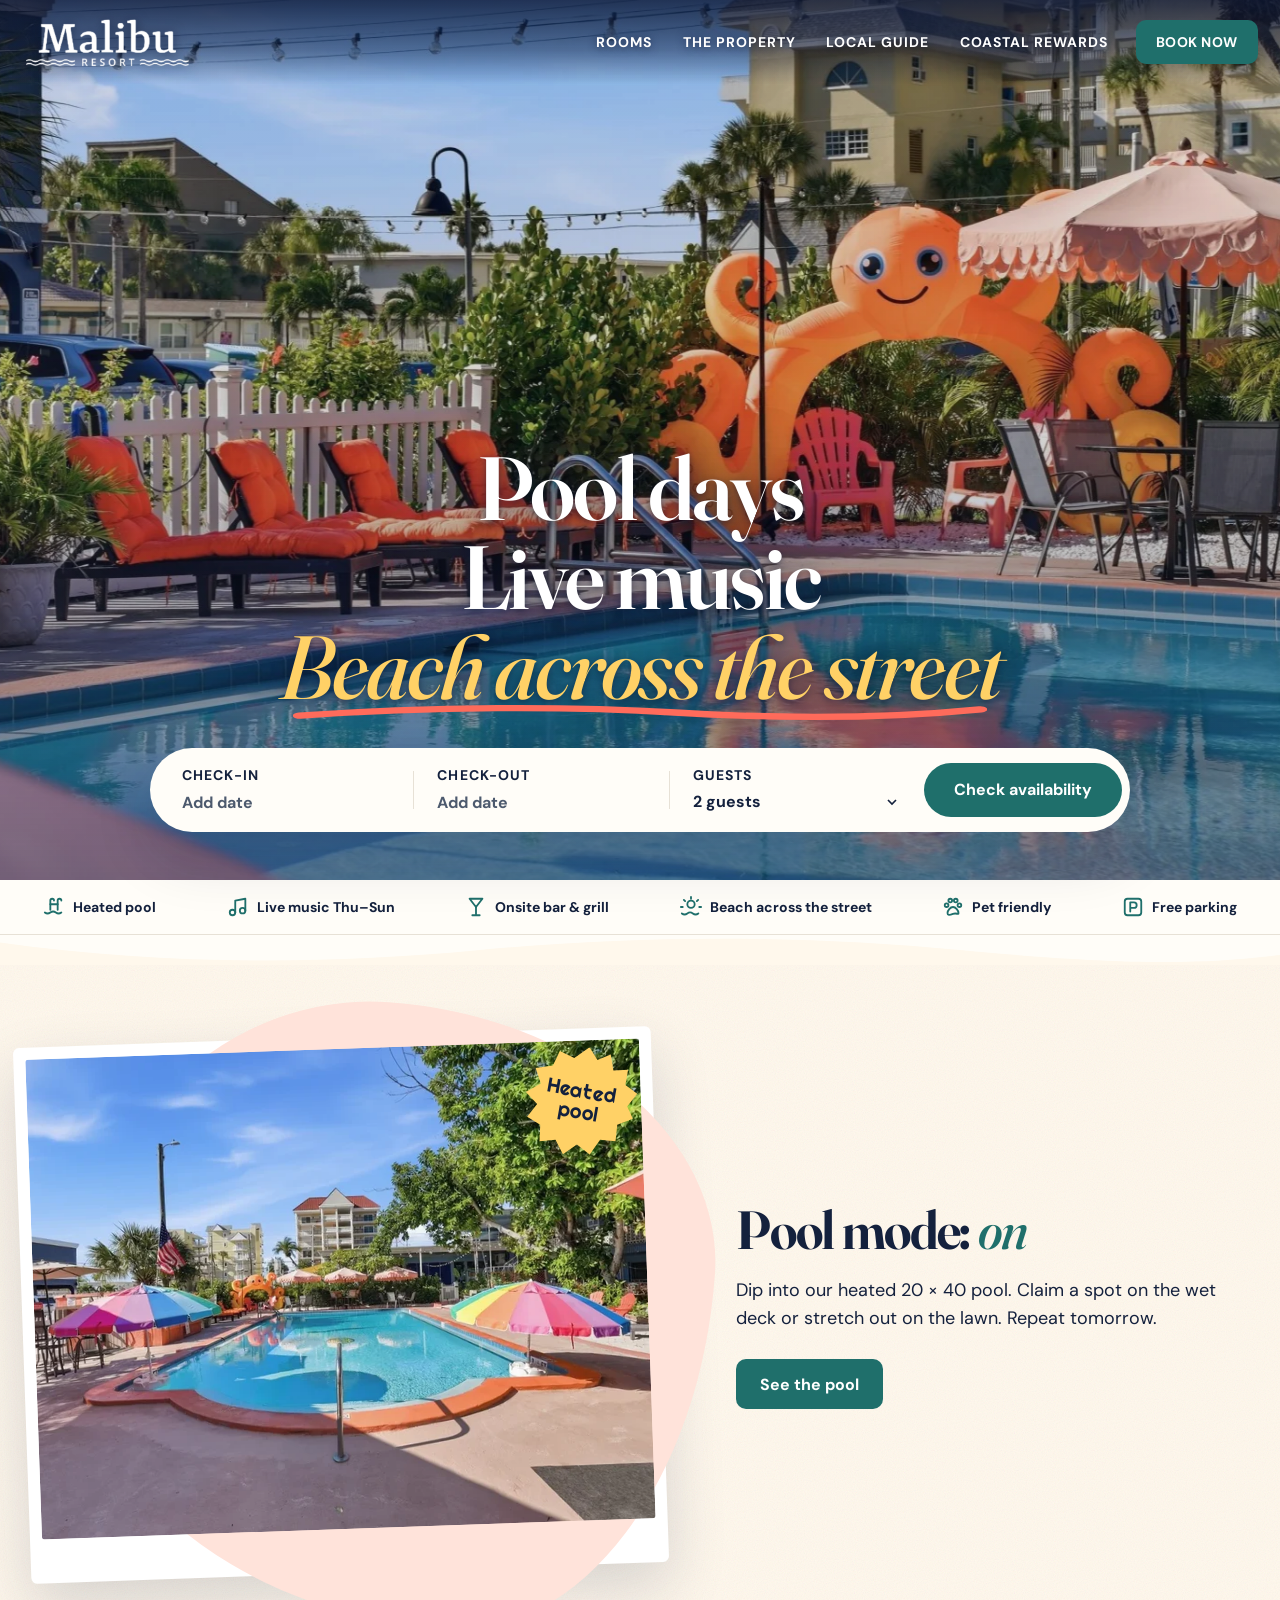
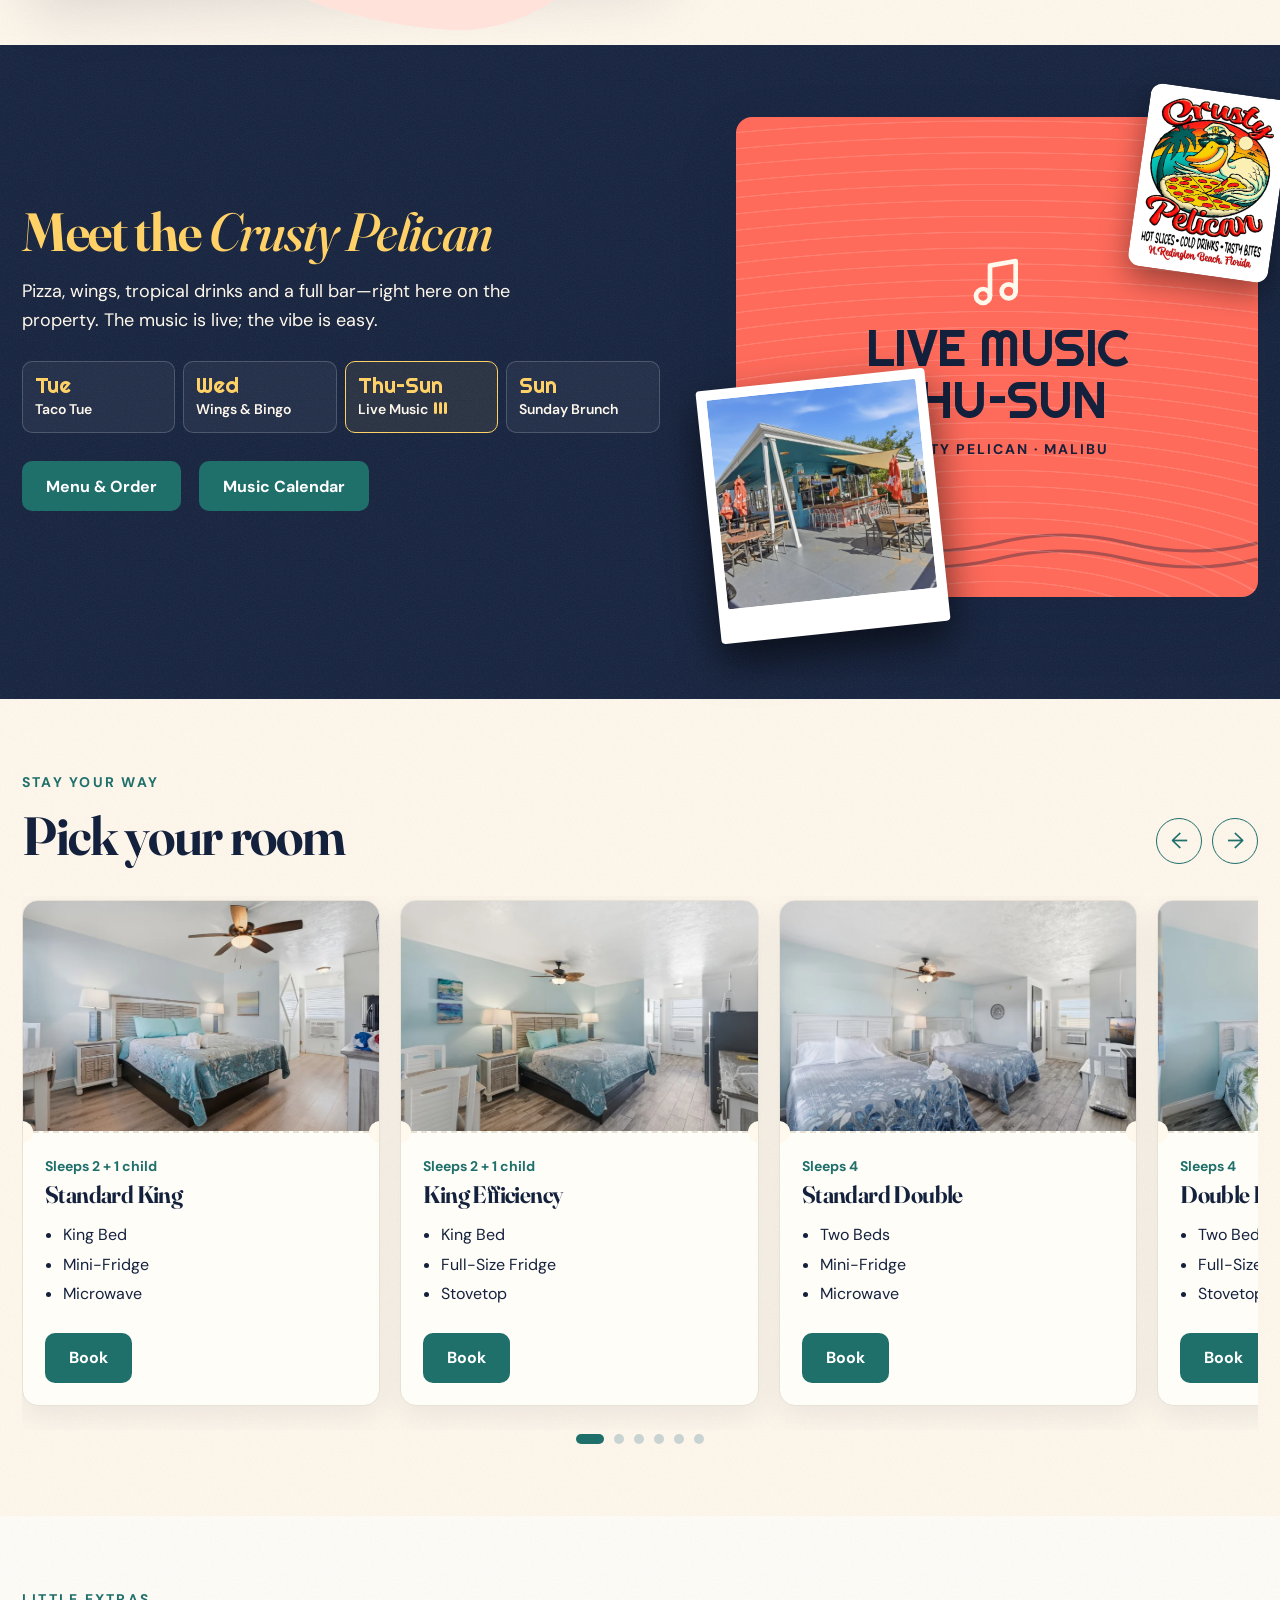
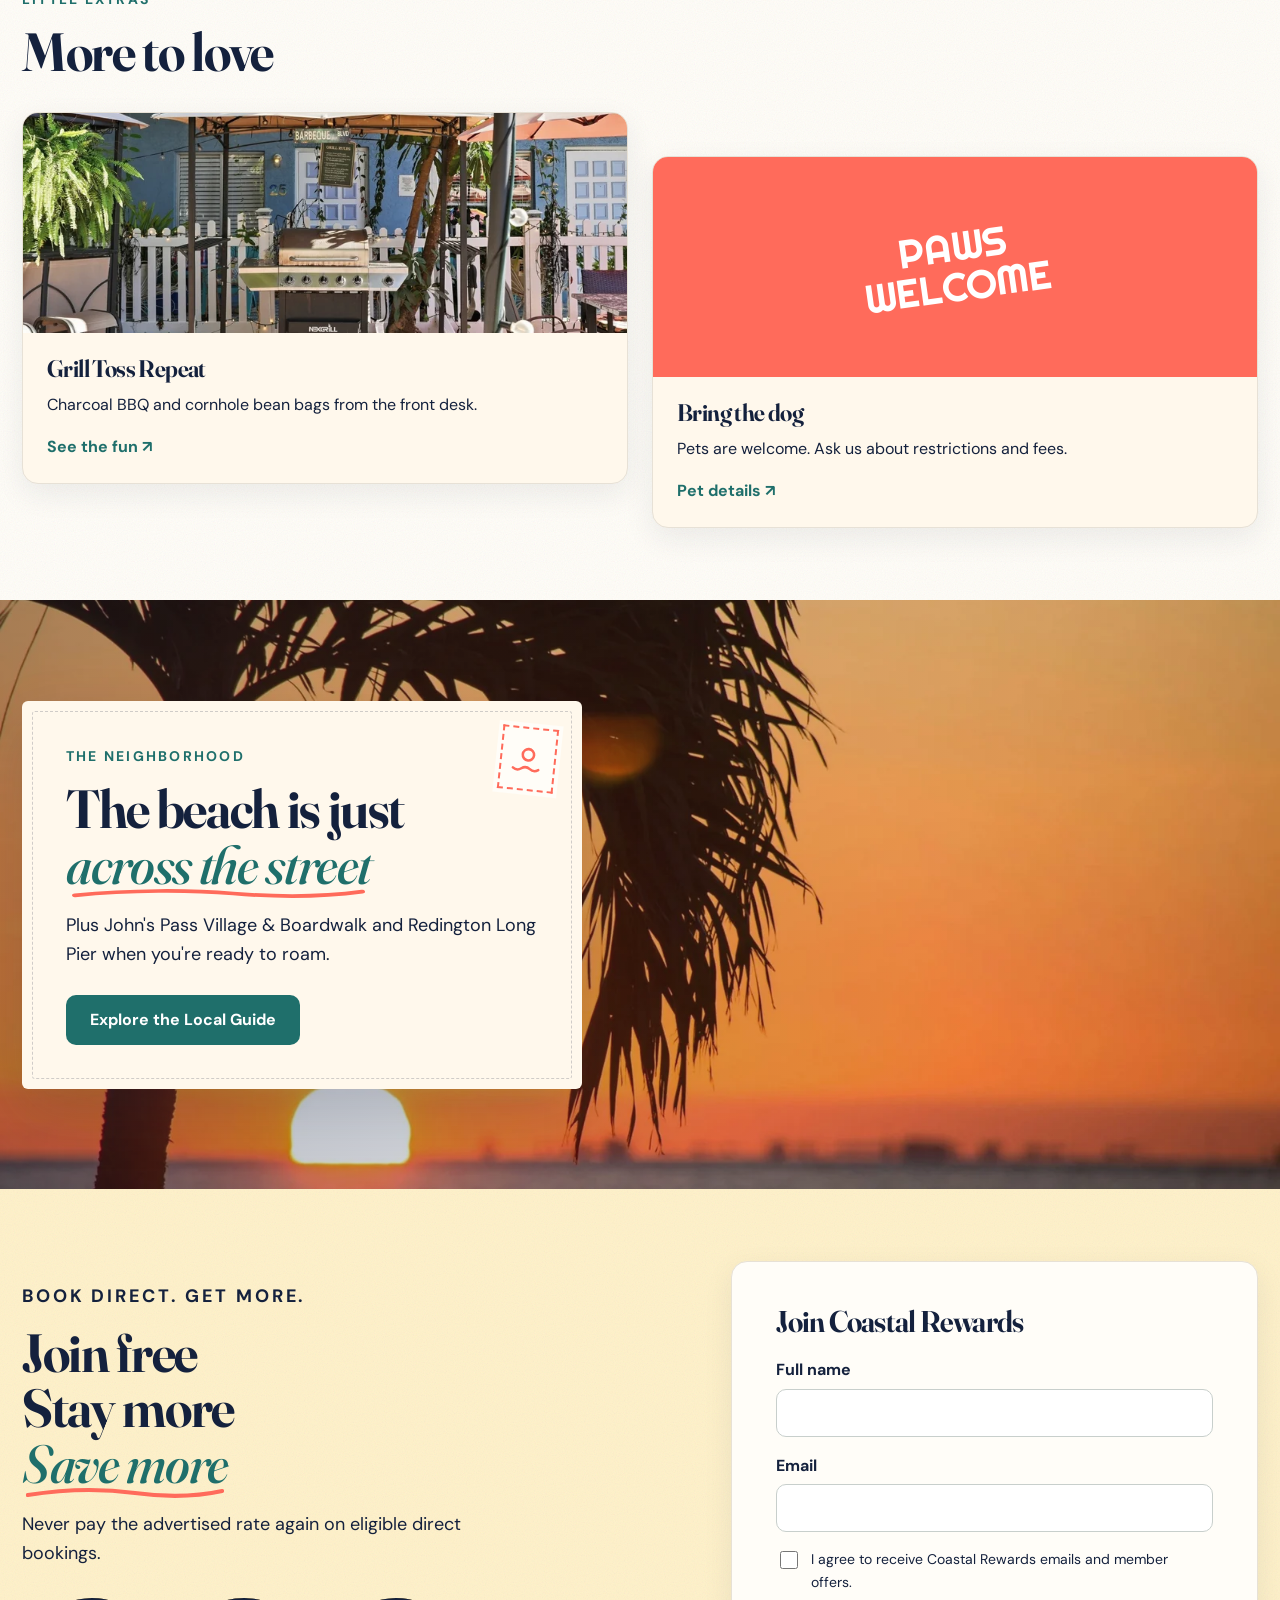
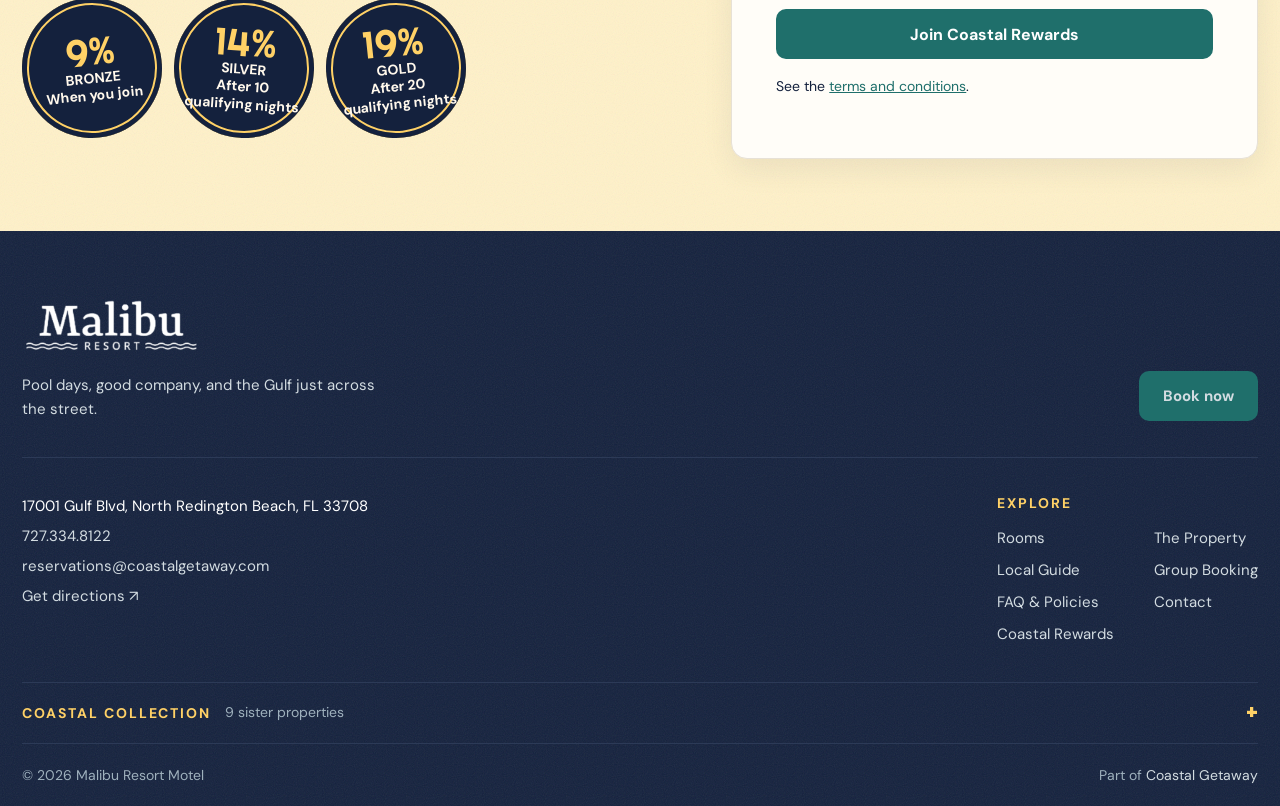
<file: index.html>
<!DOCTYPE html>

<html lang="en"><head>
  <meta charset="utf-8"/>
  <meta content="width=device-width, initial-scale=1" name="viewport"/>
  <title>Malibu Resort Motel | Pool, Live Music &amp; Beach Across the Street | North Redington Beach, FL</title>
  <meta content="Retro motel in North Redington Beach with a heated pool, live music, onsite Crusty Pelican bar and grill, and the Gulf just across the street." name="description"/>
  <link href="assets/images/logo.png" rel="icon" type="image/png"/>
  <meta content="Malibu Resort Motel" property="og:site_name"/>
  <meta content="website" property="og:type"/>
  <meta content="assets/images/property-05-1600.webp" property="og:image"/>
  <link href="https://fonts.googleapis.com" rel="preconnect"/>
  <link crossorigin="" href="https://fonts.gstatic.com" rel="preconnect"/>
  <link href="https://fonts.googleapis.com/css2?family=DM+Sans:wght@400;500;600;700&amp;family=Fraunces:ital,opsz,wght@0,9..144,500..700;1,9..144,500..700&amp;family=Righteous&amp;display=swap" rel="stylesheet"/>
  <link href="assets/style-v2.css" rel="stylesheet"/>
  <script type="application/ld+json">{"@context":"https://schema.org","@type":"LodgingBusiness","name":"Malibu Resort Motel","url":"https://www.themaliburesortmotel.com/","telephone":"+1-727-334-8122","address":{"@type":"PostalAddress","streetAddress":"17001 Gulf Blvd","addressLocality":"North Redington Beach","addressRegion":"FL","postalCode":"33708","addressCountry":"US"},"checkinTime":"15:00","checkoutTime":"11:00"}</script>
</head>
<body class="home-page"><a class="skip-link" href="#main">Skip to content</a>
<header class="site-header">
  <div class="wrap header-inner"><a aria-label="Malibu Resort Motel home" class="brand" href="index.html">
      <img alt="Malibu Resort Motel" src="assets/images/logo.png"/></a>
    <nav aria-label="Main navigation" class="desktop-nav"><a href="rooms.html">Rooms</a><a href="property.html">The Property</a><a href="local-guide.html">Local Guide</a><a href="index.html#rewards">Coastal Rewards</a>
    </nav>
    <a class="button header-book" href="https://hotels.cloudbeds.com/en/reservation/ivsspZ?currency=usd" rel="noopener noreferrer" target="_blank">Book now</a>
    <button aria-controls="mobile-menu" aria-expanded="false" aria-label="Open menu" class="menu-toggle" type="button"><span></span><span></span><span></span>
    </button>
  </div>
  <nav aria-label="Mobile navigation" class="mobile-menu" hidden="" id="mobile-menu"><a href="rooms.html">Rooms</a><a href="property.html">The Property</a><a href="local-guide.html">Local Guide</a><a href="index.html#rewards">Coastal Rewards</a><a href="group-booking.html">Group Booking</a><a href="faq-policies.html">FAQ &amp; Policies</a><a href="contact.html">Contact</a>
    <a class="button" href="https://hotels.cloudbeds.com/en/reservation/ivsspZ?currency=usd" rel="noopener noreferrer" target="_blank">Book now</a>
  </nav>
</header>
<main id="main">
  <section class="hero">
    <div aria-label="Heated pool at Malibu Resort Motel" class="hero-image" role="img"></div>
    <div class="wrap hero-content">
      <h1><span>Pool days</span><span>Live music</span><span>Beach across the street</span>
      </h1>
    </div>
    <form class="booking-search wrap" data-booking-form="">
      <label>Check-in<input autocomplete="off" inputmode="numeric" maxlength="10" name="checkin" pattern="(0[1-9]|1[0-2])/(0[1-9]|[12][0-9]|3[01])/[0-9]{4}" placeholder="Add date" required="" title="Enter a date as MM/DD/YYYY" type="text"/>
      </label>
      <label>Check-out<input autocomplete="off" inputmode="numeric" maxlength="10" name="checkout" pattern="(0[1-9]|1[0-2])/(0[1-9]|[12][0-9]|3[01])/[0-9]{4}" placeholder="Add date" required="" title="Enter a date as MM/DD/YYYY" type="text"/>
      </label>
      <label>Guests
        <select name="guests"><option>1 guest</option><option selected="">2 guests</option><option>3 guests</option><option>4 guests</option>
        </select>
      </label>
      <button class="button" type="submit">Check availability
      </button>
    </form>
  </section>
  <div aria-label="Malibu highlights" class="highlight-strip">
    <div class="highlight-track"><span class="highlight-item"><span class="highlight-icon"><svg aria-hidden="true" class="icon" fill="none" stroke="currentColor" stroke-linecap="round" stroke-linejoin="round" stroke-width="2" viewBox="0 0 24 24"><path d="M2 18c2 1.5 4 1.5 6 0s4-1.5 6 0 4 1.5 6 0"/><path d="M8 15V5a2 2 0 0 1 4 0"/><path d="M16 15V5a2 2 0 0 1 4 0"/><path d="M8 9h8"/></svg></span>Heated pool</span><span class="highlight-item"><span class="highlight-icon"><svg aria-hidden="true" class="icon" fill="none" stroke="currentColor" stroke-linecap="round" stroke-linejoin="round" stroke-width="2" viewBox="0 0 24 24"><path d="M9 18V5l11-2v13"/><circle cx="6" cy="18" r="3"/><circle cx="17" cy="16" r="3"/></svg></span>Live music Thu–Sun</span><span class="highlight-item"><span class="highlight-icon"><svg aria-hidden="true" class="icon" fill="none" stroke="currentColor" stroke-linecap="round" stroke-linejoin="round" stroke-width="2" viewBox="0 0 24 24"><path d="M5 3h14l-7 9z"/><path d="M12 12v8"/><path d="M8 21h8"/></svg></span>Onsite bar &amp; grill</span><span class="highlight-item"><span class="highlight-icon"><svg aria-hidden="true" class="icon" fill="none" stroke="currentColor" stroke-linecap="round" stroke-linejoin="round" stroke-width="2" viewBox="0 0 24 24"><circle cx="12" cy="9" r="4"/><path d="M12 1v2M4.2 4.2l1.4 1.4M1 12h2M21 12h2M18.4 5.6l1.4-1.4"/><path d="M2 19c2 1.5 4 1.5 6 0s4-1.5 6 0 4 1.5 6 0"/></svg></span>Beach across the street</span><span class="highlight-item"><span class="highlight-icon"><svg aria-hidden="true" class="icon" fill="none" stroke="currentColor" stroke-linecap="round" stroke-linejoin="round" stroke-width="2" viewBox="0 0 24 24"><circle cx="5" cy="10" r="2"/><circle cx="9" cy="5" r="2"/><circle cx="15" cy="5" r="2"/><circle cx="19" cy="10" r="2"/><path d="M12 12c-3 0-6 4-6 6.5S8 21 12 19.5 18 21 18 18.5 15 12 12 12z"/></svg></span>Pet friendly</span><span class="highlight-item"><span class="highlight-icon"><svg aria-hidden="true" class="icon" fill="none" stroke="currentColor" stroke-linecap="round" stroke-linejoin="round" stroke-width="2" viewBox="0 0 24 24"><rect height="18" rx="3" width="18" x="3" y="3"/><path d="M9 17V7h4a3 3 0 0 1 0 6H9"/></svg></span>Free parking</span>
    </div>
    <div aria-hidden="true" class="highlight-track"><span class="highlight-item"><span class="highlight-icon"><svg aria-hidden="true" class="icon" fill="none" stroke="currentColor" stroke-linecap="round" stroke-linejoin="round" stroke-width="2" viewBox="0 0 24 24"><path d="M2 18c2 1.5 4 1.5 6 0s4-1.5 6 0 4 1.5 6 0"/><path d="M8 15V5a2 2 0 0 1 4 0"/><path d="M16 15V5a2 2 0 0 1 4 0"/><path d="M8 9h8"/></svg></span>Heated pool</span><span class="highlight-item"><span class="highlight-icon"><svg aria-hidden="true" class="icon" fill="none" stroke="currentColor" stroke-linecap="round" stroke-linejoin="round" stroke-width="2" viewBox="0 0 24 24"><path d="M9 18V5l11-2v13"/><circle cx="6" cy="18" r="3"/><circle cx="17" cy="16" r="3"/></svg></span>Live music Thu–Sun</span><span class="highlight-item"><span class="highlight-icon"><svg aria-hidden="true" class="icon" fill="none" stroke="currentColor" stroke-linecap="round" stroke-linejoin="round" stroke-width="2" viewBox="0 0 24 24"><path d="M5 3h14l-7 9z"/><path d="M12 12v8"/><path d="M8 21h8"/></svg></span>Onsite bar &amp; grill</span><span class="highlight-item"><span class="highlight-icon"><svg aria-hidden="true" class="icon" fill="none" stroke="currentColor" stroke-linecap="round" stroke-linejoin="round" stroke-width="2" viewBox="0 0 24 24"><circle cx="12" cy="9" r="4"/><path d="M12 1v2M4.2 4.2l1.4 1.4M1 12h2M21 12h2M18.4 5.6l1.4-1.4"/><path d="M2 19c2 1.5 4 1.5 6 0s4-1.5 6 0 4 1.5 6 0"/></svg></span>Beach across the street</span><span class="highlight-item"><span class="highlight-icon"><svg aria-hidden="true" class="icon" fill="none" stroke="currentColor" stroke-linecap="round" stroke-linejoin="round" stroke-width="2" viewBox="0 0 24 24"><circle cx="5" cy="10" r="2"/><circle cx="9" cy="5" r="2"/><circle cx="15" cy="5" r="2"/><circle cx="19" cy="10" r="2"/><path d="M12 12c-3 0-6 4-6 6.5S8 21 12 19.5 18 21 18 18.5 15 12 12 12z"/></svg></span>Pet friendly</span><span class="highlight-item"><span class="highlight-icon"><svg aria-hidden="true" class="icon" fill="none" stroke="currentColor" stroke-linecap="round" stroke-linejoin="round" stroke-width="2" viewBox="0 0 24 24"><rect height="18" rx="3" width="18" x="3" y="3"/><path d="M9 17V7h4a3 3 0 0 1 0 6H9"/></svg></span>Free parking</span>
    </div>
  </div>
  <div aria-hidden="true" class="wave-divider"><svg preserveaspectratio="none" viewbox="0 0 1440 48" xmlns="http://www.w3.org/2000/svg"><path d="M0 12C180 48 360 48 540 24S900 0 1080 24s270 24 360 8v16H0Z"></path></svg>
  </div>
  <section class="feature-block pool-block">
    <div class="wrap feature-layout">
      <div class="feature-media">
        <img alt="Heated pool with colorful umbrellas at Malibu Resort Motel" loading="lazy" src="assets/images/pro-pool-umbrellas-800.webp" srcset="assets/images/pro-pool-umbrellas-800.webp 800w, assets/images/pro-pool-umbrellas-1200.webp 1024w" sizes="(max-width: 960px) 100vw, 640px"/><span class="pool-badge">Heated pool</span>
      </div>
      <div class="feature-content">
        <h2>Pool mode: <em>on</em>
        </h2>
        <p>Dip into our heated 20 × 40 pool. Claim a spot on the wet deck or stretch out on the lawn. Repeat tomorrow.
        </p>
        <a class="button" href="property.html#pool">See the pool</a>
      </div>
    </div>
  </section>
  <section class="feature-block pelican-block">
    <div class="wrap feature-layout reverse">
      <div class="feature-media has-polaroid"><!-- RETRO POSTER PLACEHOLDER: replace this whole div with <img src="assets/images/crusty-pelican-live-music.jpg" alt="..."> when the client supplies a real Crusty Pelican live music photo. -->
        <div aria-label="Retro graphic poster for Crusty Pelican live music Thursday through Sunday" class="retro-poster poster-music" role="img"><svg aria-hidden="true" class="poster-icon" fill="none" stroke="currentColor" stroke-linecap="round" stroke-linejoin="round" stroke-width="2" viewBox="0 0 24 24"><path d="M9 18V5l11-2v13"/><circle cx="6" cy="18" r="3"/><circle cx="17" cy="16" r="3"/></svg><strong>LIVE MUSIC <span class="nowrap">THU–SUN</span></strong><span class="poster-detail">CRUSTY PELICAN · MALIBU</span><svg aria-hidden="true" class="poster-waves" preserveAspectRatio="none" viewBox="0 0 400 60"><path d="M0 20q50-20 100 0t100 0 100 0 100 0M0 40q50-20 100 0t100 0 100 0 100 0" fill="none" stroke="currentColor" stroke-width="4"/></svg>
        </div>
        <img alt="Crusty Pelican logo" class="logo-sticker" loading="lazy" src="assets/images/crusty-pelican-logo-800.webp"/>
        <figure class="polaroid"><img alt="Outdoor bar patio at Malibu Resort Motel" loading="lazy" src="assets/images/property-06-800.webp" srcset="assets/images/property-06-800.webp 800w, assets/images/property-06-1200.webp 1200w, assets/images/property-06-1600.webp 1600w" sizes="(max-width: 620px) 45vw, 300px"/></figure>
      </div>
      <div class="feature-content">
        <h2>Meet the <em>Crusty Pelican</em>
        </h2>
        <p>Pizza, wings, tropical drinks and a full bar—right here on the property. The music is live; the vibe is easy.
        </p>
        <ul aria-label="Weekly lineup" class="vibe-week">
          <li><b>Tue</b><span>Taco Tue</span></li>
          <li><b>Wed</b><span>Wings &amp; Bingo</span></li>
          <li class="is-live"><b>Thu–Sun</b><span>Live Music<span aria-hidden="true" class="equalizer"><i></i><i></i><i></i></span></span></li>
          <li><b>Sun</b><span>Sunday Brunch</span></li>
        </ul>
        <div class="button-row">
          <a class="button" href="https://beta.tabwright.com/order/crusty-pelican" rel="noopener noreferrer" target="_blank">Menu &amp; Order</a>
          <a class="button secondary-action" href="https://www.facebook.com/share/1YWHw7oqLN/" rel="noopener noreferrer" target="_blank">Music Calendar</a>
        </div>
      </div>
    </div>
  </section>
  <section class="rooms-strip-section">
    <div class="wrap">
      <div class="section-head">
        <div>
          <p class="eyebrow">Stay your way
          </p>
          <h2>Pick your room
          </h2>
        </div>
        <div aria-label="Browse rooms" class="room-controls">
          <button aria-label="Previous rooms" data-room-prev="" type="button">←
          </button>
          <button aria-label="Next rooms" data-room-next="" type="button">→
          </button>
        </div>
      </div>
      <div aria-label="Room types, scroll horizontally" class="rooms-scroller" tabindex="0">
        <article class="strip-card"><a aria-label="See Standard King details" class="strip-image" href="rooms.html#room-491562">
            <img alt="Standard King guest room" loading="lazy" src="assets/images/room-standard-king-800.webp" srcset="assets/images/room-standard-king-800.webp 800w, assets/images/room-standard-king-1200.webp 1200w, assets/images/room-standard-king-1600.webp 1600w" sizes="(max-width: 620px) 82vw, 360px"/></a>
          <div class="strip-card-content">
            <p class="strip-occupancy">Sleeps 2 + 1 child
            </p>
            <h3>Standard King
            </h3>
            <ul>
              <li>King Bed
              </li>
              <li>Mini-Fridge
              </li>
              <li>Microwave
              </li>
            </ul>
            <a class="button" href="https://hotels.cloudbeds.com/en/reservation/ivsspZ?rid=491562&amp;currency=usd" rel="noopener noreferrer" target="_blank">Book</a>
          </div>
        </article>
        <article class="strip-card"><a aria-label="See King Efficiency details" class="strip-image" href="rooms.html#room-491563">
            <img alt="King Efficiency guest room" loading="lazy" src="assets/images/room-king-efficiency-800.webp" srcset="assets/images/room-king-efficiency-800.webp 800w, assets/images/room-king-efficiency-1200.webp 1200w, assets/images/room-king-efficiency-1600.webp 1600w" sizes="(max-width: 620px) 82vw, 360px"/></a>
          <div class="strip-card-content">
            <p class="strip-occupancy">Sleeps 2 + 1 child
            </p>
            <h3>King Efficiency
            </h3>
            <ul>
              <li>King Bed
              </li>
              <li>Full-Size Fridge
              </li>
              <li>Stovetop
              </li>
            </ul>
            <a class="button" href="https://hotels.cloudbeds.com/en/reservation/ivsspZ?rid=491563&amp;currency=usd" rel="noopener noreferrer" target="_blank">Book</a>
          </div>
        </article>
        <article class="strip-card"><a aria-label="See Standard Double details" class="strip-image" href="rooms.html#room-491564">
            <img alt="Standard Double guest room" loading="lazy" src="assets/images/room-standard-double-800.webp" srcset="assets/images/room-standard-double-800.webp 800w, assets/images/room-standard-double-1200.webp 1200w, assets/images/room-standard-double-1600.webp 1600w" sizes="(max-width: 620px) 82vw, 360px"/></a>
          <div class="strip-card-content">
            <p class="strip-occupancy">Sleeps 4
            </p>
            <h3>Standard Double
            </h3>
            <ul>
              <li>Two Beds
              </li>
              <li>Mini-Fridge
              </li>
              <li>Microwave
              </li>
            </ul>
            <a class="button" href="https://hotels.cloudbeds.com/en/reservation/ivsspZ?rid=491564&amp;currency=usd" rel="noopener noreferrer" target="_blank">Book</a>
          </div>
        </article>
        <article class="strip-card"><a aria-label="See Double Bed Efficiency details" class="strip-image" href="rooms.html#room-491565">
            <img alt="Double Bed Efficiency guest room" loading="lazy" src="assets/images/room-double-efficiency-800.webp" srcset="assets/images/room-double-efficiency-800.webp 800w, assets/images/room-double-efficiency-1200.webp 1200w, assets/images/room-double-efficiency-1600.webp 1600w" sizes="(max-width: 620px) 82vw, 360px"/></a>
          <div class="strip-card-content">
            <p class="strip-occupancy">Sleeps 4
            </p>
            <h3>Double Bed Efficiency
            </h3>
            <ul>
              <li>Two Beds
              </li>
              <li>Full-Size Fridge
              </li>
              <li>Stovetop
              </li>
            </ul>
            <a class="button" href="https://hotels.cloudbeds.com/en/reservation/ivsspZ?rid=491565&amp;currency=usd" rel="noopener noreferrer" target="_blank">Book</a>
          </div>
        </article>
        <article class="strip-card"><a aria-label="See One Bedroom Apartment details" class="strip-image" href="rooms.html#room-491566">
            <img alt="One Bedroom Apartment bedroom with king bed" loading="lazy" src="assets/images/room-apartment-800.webp" srcset="assets/images/room-apartment-800.webp 800w" sizes="(max-width: 620px) 82vw, 360px"/></a>
          <div class="strip-card-content">
            <p class="strip-occupancy">Sleeps 4
            </p>
            <h3>One Bedroom Apartment
            </h3>
            <ul>
              <li>King Bedroom
              </li>
              <li>Queen Pull-Out Sofa
              </li>
              <li>Kitchenette
              </li>
            </ul>
            <a class="button" href="https://hotels.cloudbeds.com/en/reservation/ivsspZ?rid=491566&amp;currency=usd" rel="noopener noreferrer" target="_blank">Book</a>
          </div>
        </article>
        <article class="strip-card"><a aria-label="See Tropical One-Bedroom Suite details" class="strip-image" href="rooms.html#room-491567">
            <img alt="Tropical One-Bedroom Suite guest room" decoding="async" height="1000" loading="eager" src="assets/images/room-tropical-suite-800.webp" srcset="assets/images/room-tropical-suite-800.webp 800w, assets/images/room-tropical-suite-1200.webp 1200w, assets/images/room-tropical-suite-1600.webp 1600w" sizes="(max-width: 620px) 82vw, 360px" width="1503"/></a>
          <div class="strip-card-content">
            <p class="strip-occupancy">Sleeps 4
            </p>
            <h3>Tropical One-Bedroom Suite
            </h3>
            <ul>
              <li>King Bedroom
              </li>
              <li>Queen Pull-Out Sofa
              </li>
              <li>Kitchenette
              </li>
            </ul>
            <a class="button" href="https://hotels.cloudbeds.com/en/reservation/ivsspZ?rid=491567&amp;currency=usd" rel="noopener noreferrer" target="_blank">Book</a>
          </div>
        </article>
      </div>
    </div>
  </section>
  <section class="extras-section">
    <div class="wrap">
      <div class="section-head">
        <div>
          <p class="eyebrow">Little extras
          </p>
          <h2>More to love
          </h2>
        </div>
      </div>
      <div class="extras-grid">
        <a class="extra-card" href="property.html#games-bbq">
          <div class="extra-visual">
            <img alt="Charcoal BBQ grill area at Malibu Resort Motel" loading="lazy" src="assets/images/property-04-800.webp" srcset="assets/images/property-04-800.webp 800w, assets/images/property-04-1200.webp 1200w, assets/images/property-04-1600.webp 1600w" sizes="(max-width: 620px) 100vw, 400px"/>
          </div>
          <div>
            <h3>Grill Toss Repeat
            </h3>
            <p>Charcoal BBQ and cornhole bean bags from the front desk.
            </p><b>See the fun <span aria-hidden="true">↗</span></b>
          </div></a>
        <a class="extra-card" href="property.html#pets">
          <div aria-label="Graphic placeholder for pet-friendly stays" class="extra-visual pet-art" role="img"><span>PAWS<br/>WELCOME</span>
          </div>
          <div>
            <h3>Bring the dog
            </h3>
            <p>Pets are welcome. Ask us about restrictions and fees.
            </p><b>Pet details <span aria-hidden="true">↗</span></b>
          </div></a>
      </div>
    </div>
  </section>
  <section class="location-band">
    <div aria-label="Beach and Gulf near Malibu Resort Motel" class="location-photo" role="img"></div>
    <div class="location-overlay"></div>
    <div class="wrap location-content">
      <div class="postcard">
      <span aria-hidden="true" class="postcard-stamp"><svg viewBox="0 0 24 24" fill="none" stroke="currentColor" stroke-width="1.8" stroke-linecap="round"><circle cx="12" cy="9" r="4"/><path d="M2 19c2 1.5 4 1.5 6 0s4-1.5 6 0 4 1.5 6 0"/></svg></span>
      <p class="eyebrow light">The neighborhood
      </p>
      <h2>The beach is just<br/><em>across the street</em>
      </h2>
      <p>Plus John's Pass Village &amp; Boardwalk and Redington Long Pier when you're ready to roam.
      </p>
      <a class="button" href="local-guide.html">Explore the Local Guide</a>
      </div>
    </div>
  </section>
  <section class="rewards-section" id="rewards">
    <div class="wrap rewards-grid">
      <div class="rewards-copy">
        <p class="eyebrow">Book direct. Get more.
        </p>
        <h2>Join free<br/>Stay more<br/><em>Save more</em>
        </h2>
        <p>Never pay the advertised rate again on eligible direct bookings.
        </p>
        <div class="tier-badges">
          <div><strong data-count="10">10%</strong><span>BRONZE<br/>When you join</span>
          </div>
          <div><strong data-count="15">15%</strong><span>SILVER<br/>After 10 qualifying nights</span>
          </div>
          <div><strong data-count="20">20%</strong><span>GOLD<br/>After 20 qualifying nights</span>
          </div>
        </div>
      </div>
      <form class="site-form reward-form" data-demo-form="" data-success="Thanks for joining! This prototype does not submit your details yet.">
        <h3>Join Coastal Rewards
        </h3>
        <label>Full name<input autocomplete="name" name="name" required=""/>
        </label>
        <label>Email<input autocomplete="email" name="email" required="" type="email"/>
        </label>
        <label class="checkbox"><input required="" type="checkbox"/><span>I agree to receive Coastal Rewards emails and member offers.</span>
        </label>
        <button class="button" type="submit">Join Coastal Rewards
        </button>
        <p class="form-note">See the <a href="https://coastalgetaway.com/terms-conditions/" rel="noopener noreferrer" target="_blank">terms and conditions</a>.
        </p>
        <p aria-live="polite" class="form-status" role="status"></p>
      </form>
    </div>
  </section>
</main>
<footer class="site-footer">
  <div class="wrap footer-top">
    <div class="footer-brand">
      <a aria-label="Malibu Resort Motel home" class="footer-logo" href="index.html"><img alt="Malibu Resort Motel" loading="lazy" src="assets/images/logo.png"/></a>
      <p>Pool days, good company, and the Gulf just across the street.</p>
    </div>
    <a class="button footer-book" href="https://hotels.cloudbeds.com/en/reservation/ivsspZ?currency=usd" rel="noopener noreferrer" target="_blank">Book now</a>
  </div>
  <div class="wrap footer-main">
    <address class="footer-contact">
      <span>17001 Gulf Blvd, North Redington Beach, FL 33708</span>
      <a href="tel:+17273348122">727.334.8122</a>
      <a href="mailto:reservations@coastalgetaway.com">reservations@coastalgetaway.com</a>
      <a href="https://www.google.com/maps/search/?api=1&amp;query=17001+Gulf+Blvd+North+Redington+Beach+FL+33708" rel="noopener noreferrer" target="_blank">Get directions ↗</a>
    </address>
    <nav aria-label="Footer" class="footer-nav">
      <h2>Explore</h2>
      <ul>
        <li><a href="rooms.html">Rooms</a></li>
        <li><a href="property.html">The Property</a></li>
        <li><a href="local-guide.html">Local Guide</a></li>
        <li><a href="group-booking.html">Group Booking</a></li>
        <li><a href="faq-policies.html">FAQ &amp; Policies</a></li>
        <li><a href="contact.html">Contact</a></li>
        <li><a href="index.html#rewards">Coastal Rewards</a></li>
      </ul>
    </nav>
  </div>
  <details class="wrap footer-collection">
    <summary><h2>Coastal Collection</h2><span>9 sister properties</span></summary>
    <ul>
      <li><a href="https://www.bluebirddaytahoe.com/" rel="noopener noreferrer" target="_blank">Bluebird Day Inn <small>(Lake Tahoe, CA)</small></a></li>
      <li><a href="https://www.genevahoteltiki.com/" rel="noopener noreferrer" target="_blank">Geneva Hotel &amp; Tiki <small>(Lake Lure, NC)</small></a></li>
      <li><a href="https://www.thepineola.com/" rel="noopener noreferrer" target="_blank">The Pineola <small>(Blue Ridge Mtns, NC)</small></a></li>
      <li><a href="https://www.hickoryfallsinn.com/" rel="noopener noreferrer" target="_blank">Hickory Falls Inn <small>(Lake Lure, NC)</small></a></li>
      <li><a href="https://www.blindpassresort.com/" rel="noopener noreferrer" target="_blank">Blind Pass Resort Motel <small>(St Pete Beach, FL)</small></a></li>
      <li><a href="https://www.seashellsbeachclub.com/" rel="noopener noreferrer" target="_blank">Sea Shells Beach Club <small>(Daytona Beach, FL)</small></a></li>
      <li><a href="https://www.coastalsuites.com/" rel="noopener noreferrer" target="_blank">Coastal Suites <small>(Wilmington, NC)</small></a></li>
      <li><a href="https://www.thepatriotsmotel.com/" rel="noopener noreferrer" target="_blank">Patriots Boutique Motel <small>(San Clemente, CA)</small></a></li>
      <li><a href="https://www.islandhousebeachhotel.com/" rel="noopener noreferrer" target="_blank">Island House Resort Hotel <small>(North Redington Beach, FL)</small></a></li>
    </ul>
  </details>
  <div class="footer-bottom wrap">
    <p>© <span id="year">2026</span> Malibu Resort Motel</p>
    <p>Part of <a href="https://coastalgetaway.com/" rel="noopener noreferrer" target="_blank">Coastal Getaway</a></p>
  </div>
</footer>
<script defer="" src="assets/script.js">
</script>
<a class="mobile-book-bar" href="https://hotels.cloudbeds.com/en/reservation/ivsspZ?currency=usd" rel="noopener noreferrer" target="_blank">Book now <span aria-hidden="true">↗</span></a></body></html>
</file>
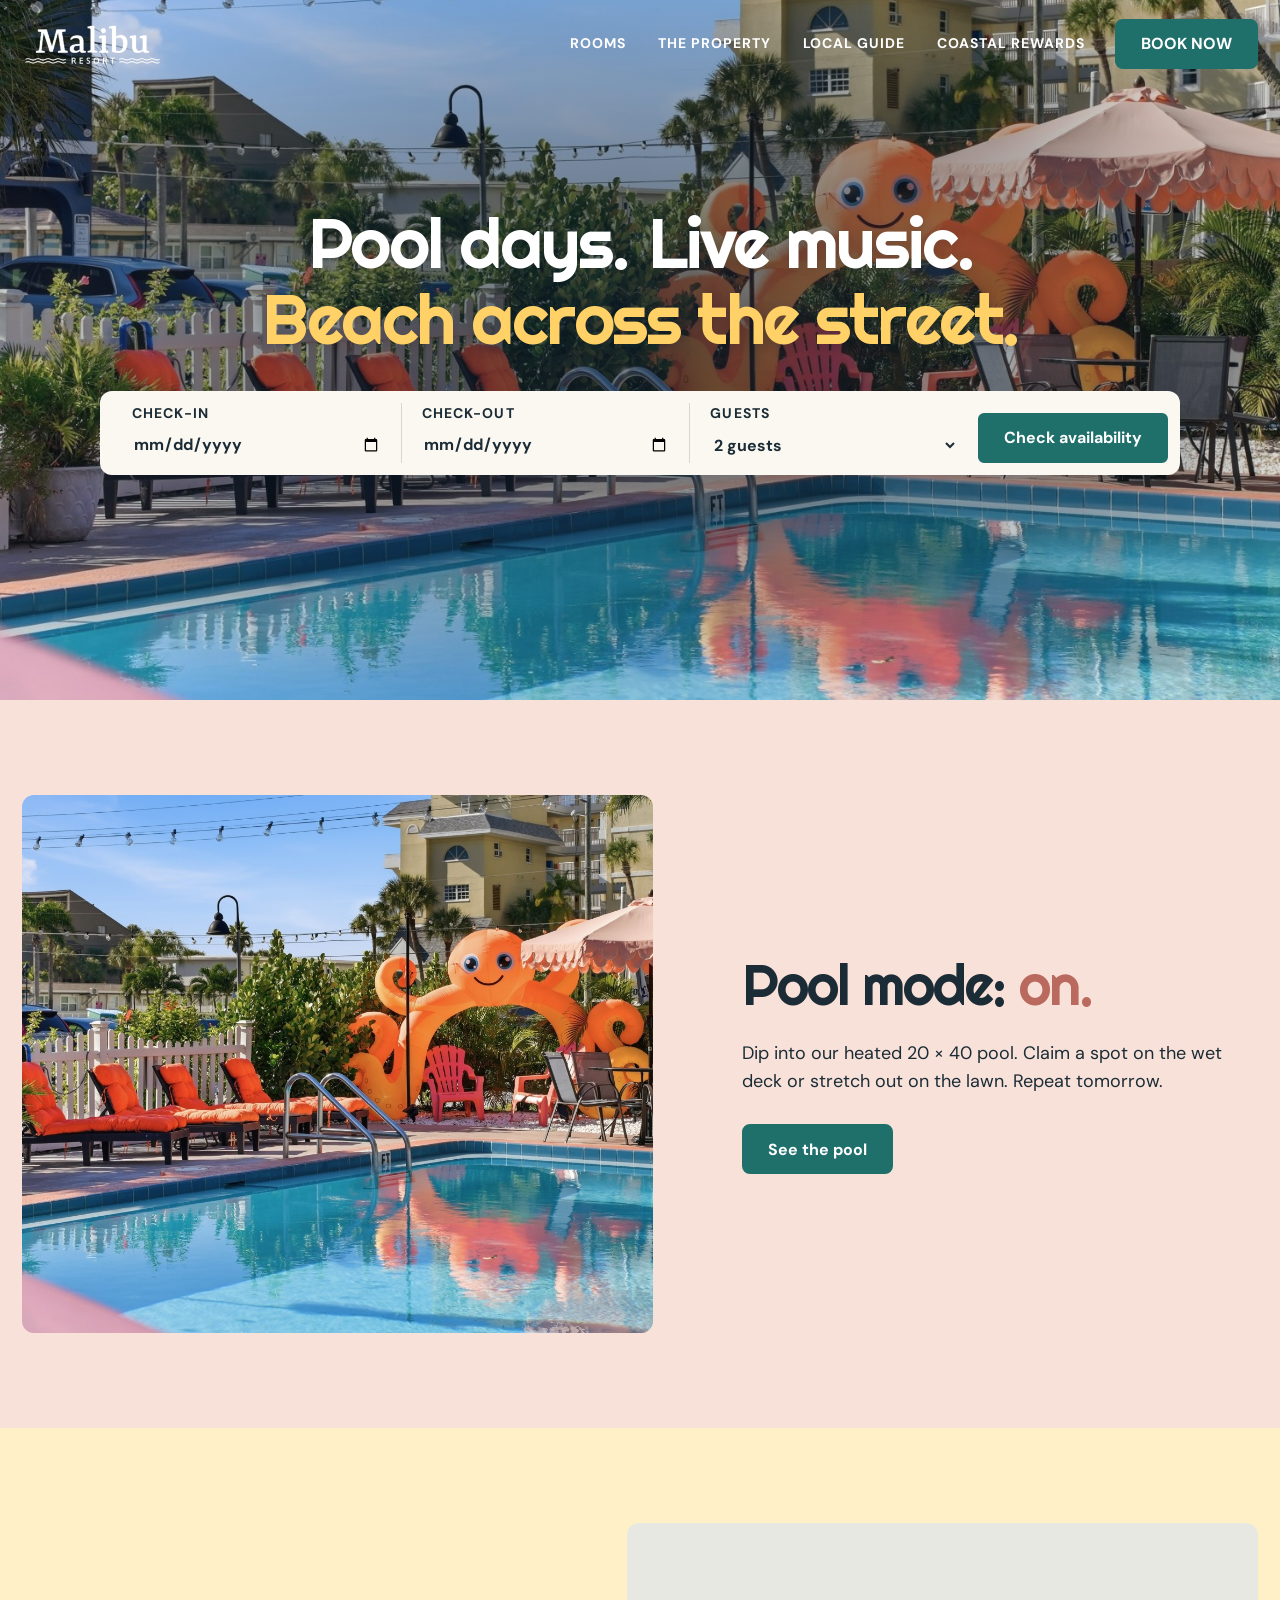
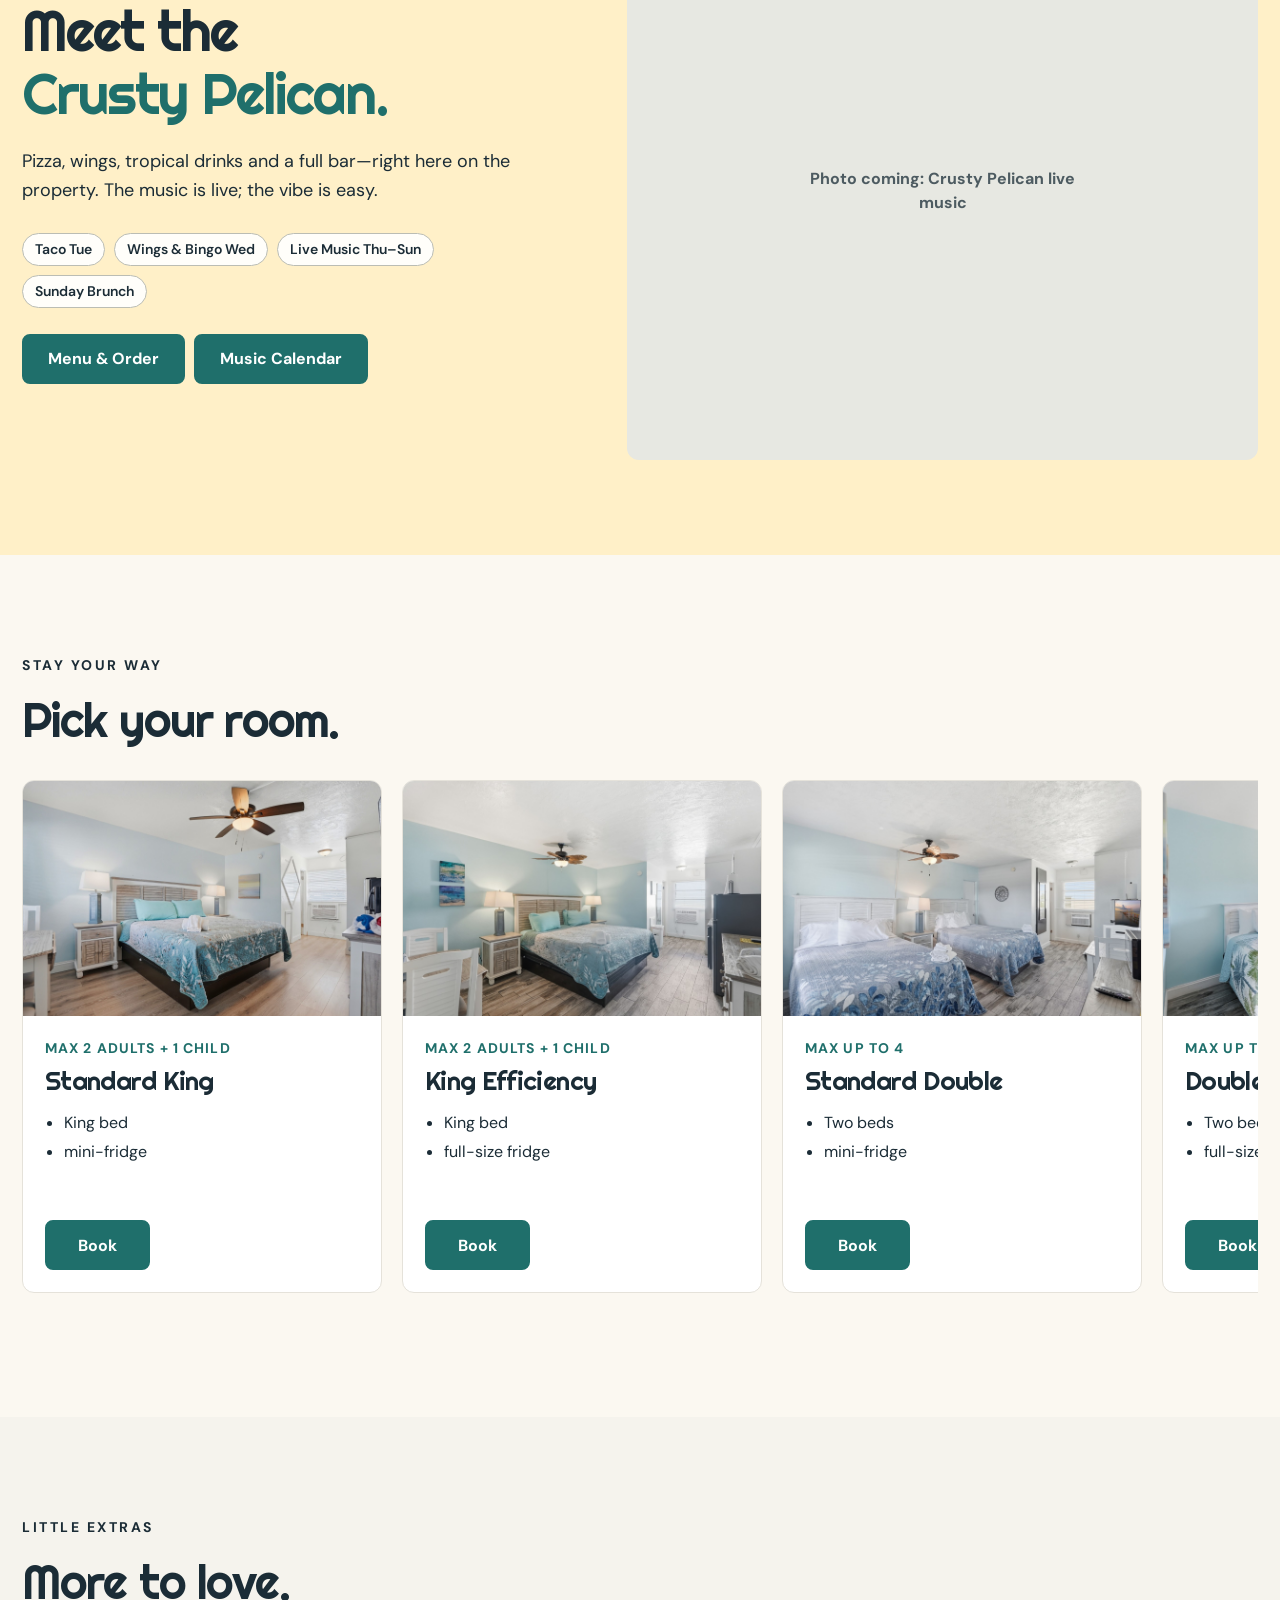
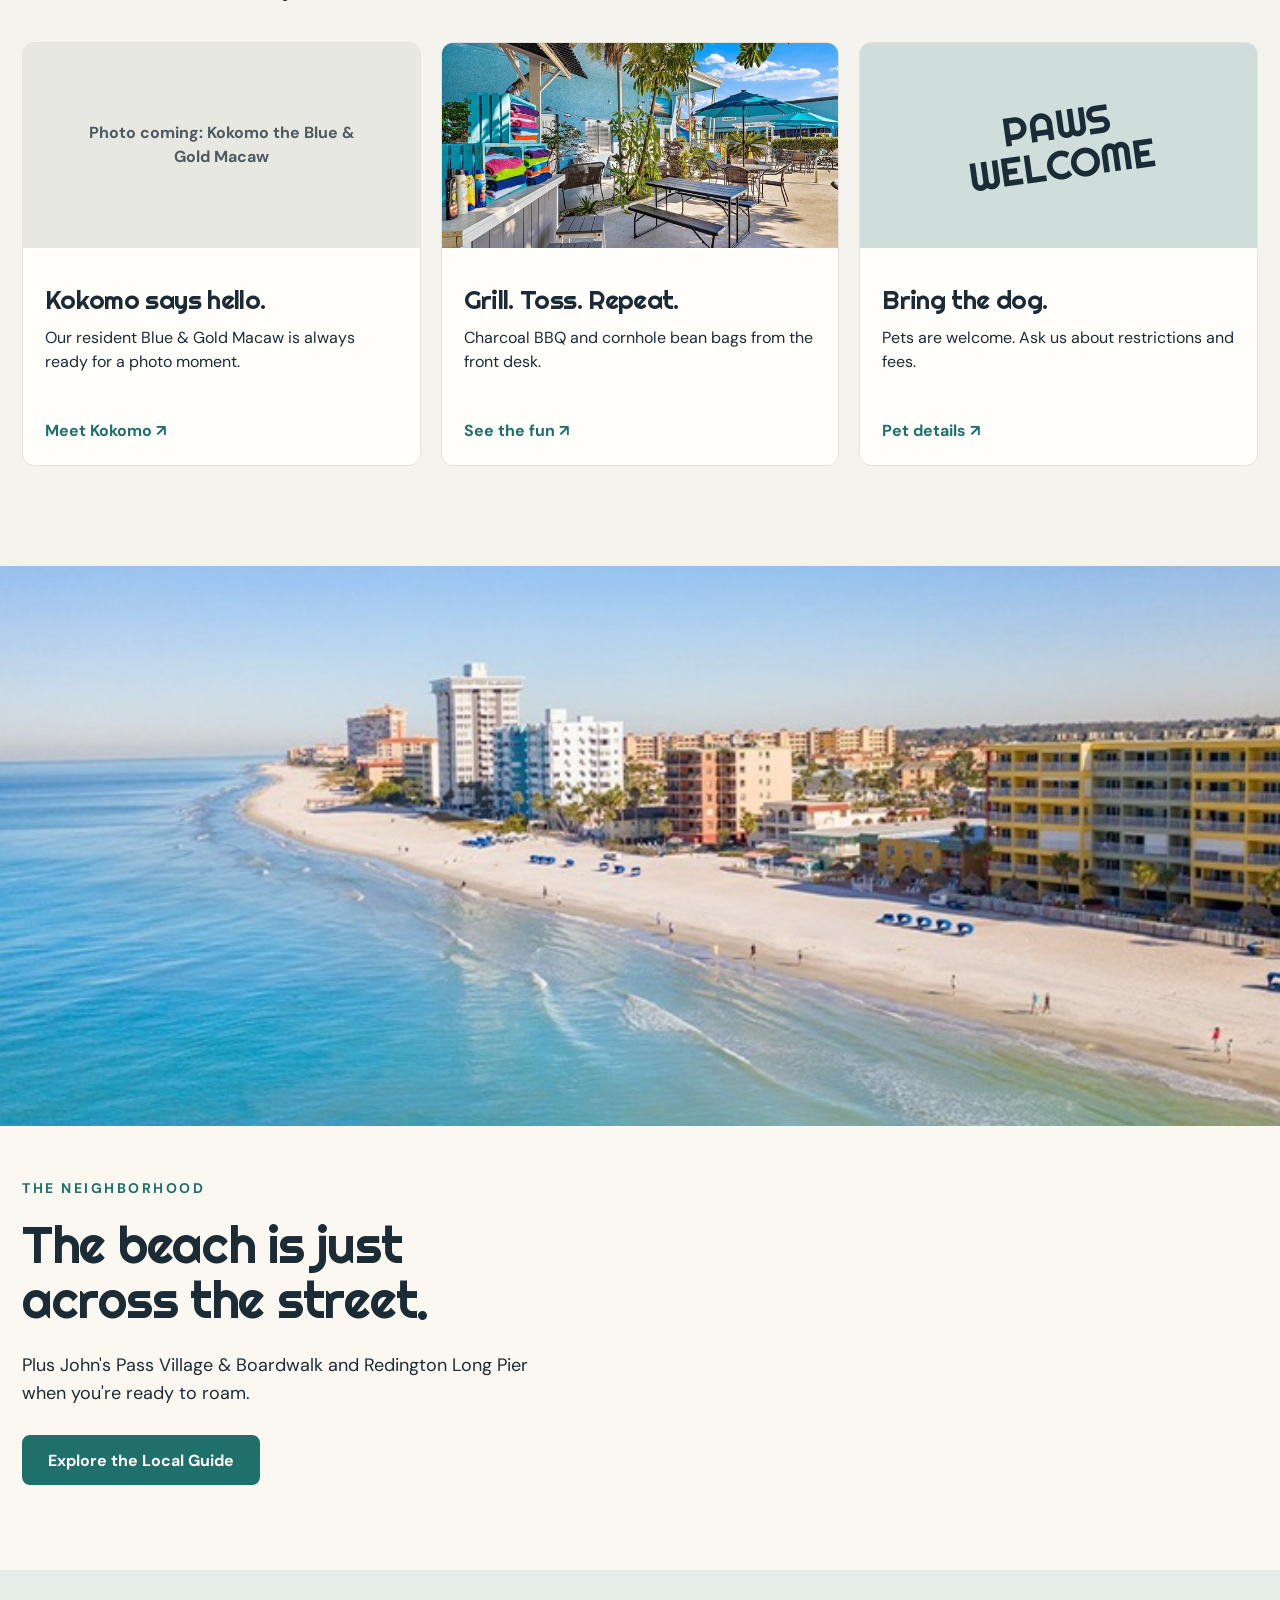
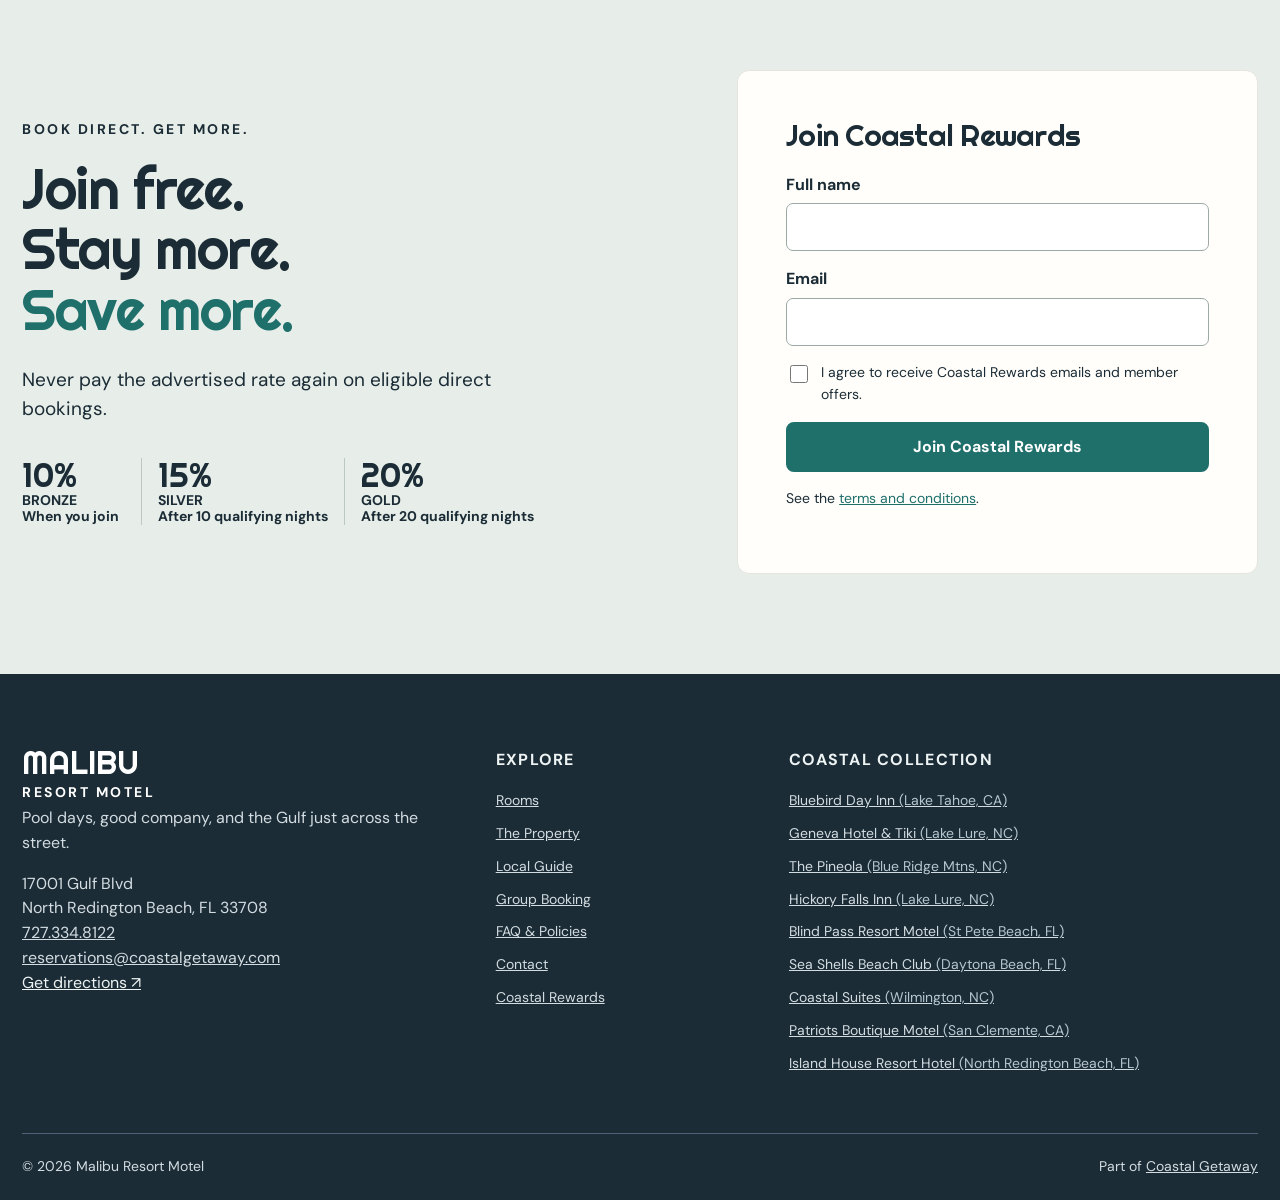
<file: malibu-prototype/index.html>
<!DOCTYPE html>

<html lang="en"><head><meta charset="utf-8"/><meta content="width=device-width, initial-scale=1" name="viewport"/><title>Malibu Resort Motel | Pool, Live Music &amp; Beach Across the Street | North Redington Beach, FL</title><meta content="Retro motel in North Redington Beach with a heated pool, live music, onsite Crusty Pelican bar and grill, and the Gulf just across the street." name="description"/><link href="https://fonts.googleapis.com" rel="preconnect"/><link crossorigin="" href="https://fonts.gstatic.com" rel="preconnect"/><link href="https://fonts.googleapis.com/css2?family=DM+Sans:wght@400;500;600;700&amp;family=Righteous&amp;display=swap" rel="stylesheet"/><link href="assets/style-v2.css" rel="stylesheet"/><script type="application/ld+json">{"@context":"https://schema.org","@type":"LodgingBusiness","name":"Malibu Resort Motel","url":"https://www.themaliburesortmotel.com/","telephone":"+1-727-334-8122","address":{"@type":"PostalAddress","streetAddress":"17001 Gulf Blvd","addressLocality":"North Redington Beach","addressRegion":"FL","postalCode":"33708","addressCountry":"US"},"checkinTime":"15:00","checkoutTime":"11:00"}</script></head><body class="home-page"><a class="skip-link" href="#main">Skip to content</a><header class="site-header"><div class="wrap header-inner"><a aria-label="Malibu Resort Motel home" class="brand" href="index.html"><img alt="Malibu Resort Motel" src="assets/images/logo.png"/></a><nav aria-label="Main navigation" class="desktop-nav"><a href="rooms.html">Rooms</a><a href="property.html">The Property</a><a href="local-guide.html">Local Guide</a><a href="index.html#rewards">Coastal Rewards</a></nav><a class="button header-book" href="https://hotels.cloudbeds.com/en/reservation/ivsspZ?currency=usd" rel="noopener noreferrer" target="_blank">Book now</a><button aria-controls="mobile-menu" aria-expanded="false" aria-label="Open menu" class="menu-toggle" type="button"><span></span><span></span><span></span></button></div><nav aria-label="Mobile navigation" class="mobile-menu" hidden="" id="mobile-menu"><a href="rooms.html">Rooms</a><a href="property.html">The Property</a><a href="local-guide.html">Local Guide</a><a href="index.html#rewards">Coastal Rewards</a><a href="group-booking.html">Group Booking</a><a href="faq-policies.html">FAQ &amp; Policies</a><a href="contact.html">Contact</a><a class="button" href="https://hotels.cloudbeds.com/en/reservation/ivsspZ?currency=usd" rel="noopener noreferrer" target="_blank">Book now</a></nav></header><main id="main"><section class="hero"><div aria-label="Heated pool at Malibu Resort Motel" class="hero-image" role="img"></div><div class="wrap hero-content"><h1><span>Pool days.</span><span>Live music.</span><span>Beach across the street.</span></h1></div><form class="booking-search wrap" data-booking-form=""><label>Check-in<input name="checkin" required="" type="date"/></label><label>Check-out<input name="checkout" required="" type="date"/></label><label>Guests<select name="guests"><option>1 guest</option><option selected="">2 guests</option><option>3 guests</option><option>4 guests</option></select></label><button class="button" type="submit">Check availability</button></form></section><section class="feature-block pool-block"><div class="wrap feature-layout"><div class="feature-media"><img alt="The heated outdoor pool and sun deck at Malibu Resort Motel" loading="lazy" src="assets/images/property-05.jpg"/></div><div class="feature-content"><h2>Pool mode: <em>on.</em></h2><p>Dip into our heated 20 × 40 pool. Claim a spot on the wet deck or stretch out on the lawn. Repeat tomorrow.</p><a class="button" href="property.html#pool">See the pool</a></div></div></section><section class="feature-block pelican-block"><div class="wrap feature-layout reverse"><div class="feature-media"><div aria-label="Photo coming: Crusty Pelican live music" class="photo-placeholder" role="img"><span>Photo coming: Crusty Pelican live music</span></div></div><div class="feature-content"><h2>Meet the <em>Crusty Pelican.</em></h2><p>Pizza, wings, tropical drinks and a full bar—right here on the property. The music is live; the vibe is easy.</p><div aria-label="Weekly lineup" class="pill-list"><span>Taco Tue</span><span>Wings &amp; Bingo Wed</span><span>Live Music Thu–Sun</span><span>Sunday Brunch</span></div><div class="button-row"><a class="button" href="https://beta.tabwright.com/order/crusty-pelican" rel="noopener noreferrer" target="_blank">Menu &amp; Order</a><a class="button secondary-action" href="https://www.facebook.com/share/1YWHw7oqLN/" rel="noopener noreferrer" target="_blank">Music Calendar</a></div></div></div></section><section class="rooms-strip-section"><div class="wrap"><div class="section-head"><div><p class="eyebrow">Stay your way</p><h2>Pick your room.</h2></div></div><div aria-label="Room types, scroll horizontally" class="rooms-scroller" tabindex="0"><article class="strip-card"><a aria-label="See Standard King details" class="strip-image" href="rooms.html#room-491562"><img alt="Standard King guest room" loading="lazy" src="assets/images/room-standard-king.jpg"/></a><div class="strip-card-content"><p class="strip-occupancy">MAX 2 ADULTS + 1 CHILD</p><h3>Standard King</h3><ul><li>King bed</li><li>mini-fridge</li></ul><a class="button" href="https://hotels.cloudbeds.com/en/reservation/ivsspZ?rid=491562&amp;currency=usd" rel="noopener noreferrer" target="_blank">Book</a></div></article><article class="strip-card"><a aria-label="See King Efficiency details" class="strip-image" href="rooms.html#room-491563"><img alt="King Efficiency guest room" loading="lazy" src="assets/images/room-king-efficiency.jpg"/></a><div class="strip-card-content"><p class="strip-occupancy">MAX 2 ADULTS + 1 CHILD</p><h3>King Efficiency</h3><ul><li>King bed</li><li>full-size fridge</li></ul><a class="button" href="https://hotels.cloudbeds.com/en/reservation/ivsspZ?rid=491563&amp;currency=usd" rel="noopener noreferrer" target="_blank">Book</a></div></article><article class="strip-card"><a aria-label="See Standard Double details" class="strip-image" href="rooms.html#room-491564"><img alt="Standard Double guest room" loading="lazy" src="assets/images/room-standard-double.jpg"/></a><div class="strip-card-content"><p class="strip-occupancy">MAX UP TO 4</p><h3>Standard Double</h3><ul><li>Two beds</li><li>mini-fridge</li></ul><a class="button" href="https://hotels.cloudbeds.com/en/reservation/ivsspZ?rid=491564&amp;currency=usd" rel="noopener noreferrer" target="_blank">Book</a></div></article><article class="strip-card"><a aria-label="See Double Bed Efficiency details" class="strip-image" href="rooms.html#room-491565"><img alt="Double Bed Efficiency guest room" loading="lazy" src="assets/images/room-double-efficiency.jpg"/></a><div class="strip-card-content"><p class="strip-occupancy">MAX UP TO 4</p><h3>Double Bed Efficiency</h3><ul><li>Two beds</li><li>full-size fridge</li></ul><a class="button" href="https://hotels.cloudbeds.com/en/reservation/ivsspZ?rid=491565&amp;currency=usd" rel="noopener noreferrer" target="_blank">Book</a></div></article><article class="strip-card"><a aria-label="See One Bedroom Apartment details" class="strip-image" href="rooms.html#room-491566"><img alt="One Bedroom Apartment guest room" loading="lazy" src="assets/images/room-apartment.jpg"/></a><div class="strip-card-content"><p class="strip-occupancy">MAX UP TO 4</p><h3>One Bedroom Apartment</h3><ul><li>King bed in separate bedroom</li><li>queen pull-out sofa</li></ul><a class="button" href="https://hotels.cloudbeds.com/en/reservation/ivsspZ?rid=491566&amp;currency=usd" rel="noopener noreferrer" target="_blank">Book</a></div></article><article class="strip-card"><a aria-label="See Tropical One-Bedroom Suite details" class="strip-image" href="rooms.html#room-491567"><img alt="Tropical One-Bedroom Suite guest room" loading="lazy" src="assets/images/room-tropical-suite.jpg"/></a><div class="strip-card-content"><p class="strip-occupancy">MAX UP TO 4</p><h3>Tropical One-Bedroom Suite</h3><ul><li>Renovated coastal design</li><li>King bedroom</li></ul><a class="button" href="https://hotels.cloudbeds.com/en/reservation/ivsspZ?rid=491567&amp;currency=usd" rel="noopener noreferrer" target="_blank">Book</a></div></article></div></div></section><section class="extras-section"><div class="wrap"><div class="section-head"><div><p class="eyebrow">Little extras</p><h2>More to love.</h2></div></div><div class="extras-grid"><a class="extra-card" href="property.html#kokomo"><div class="extra-visual"><div aria-label="Photo coming: Kokomo the Blue &amp; Gold Macaw" class="photo-placeholder" role="img"><span>Photo coming: Kokomo the Blue &amp; Gold Macaw</span></div></div><div><h3>Kokomo says hello.</h3><p>Our resident Blue &amp; Gold Macaw is always ready for a photo moment.</p><b>Meet Kokomo <span aria-hidden="true">↗</span></b></div></a><a class="extra-card" href="property.html#games-bbq"><div class="extra-visual"><img alt="Outdoor hangout space at Malibu Resort Motel" loading="lazy" src="assets/images/property-front.jpg"/></div><div><h3>Grill. Toss. Repeat.</h3><p>Charcoal BBQ and cornhole bean bags from the front desk.</p><b>See the fun <span aria-hidden="true">↗</span></b></div></a><a class="extra-card" href="property.html#pets"><div aria-label="Graphic placeholder for pet-friendly stays" class="extra-visual pet-art" role="img"><span>PAWS<br/>WELCOME</span></div><div><h3>Bring the dog.</h3><p>Pets are welcome. Ask us about restrictions and fees.</p><b>Pet details <span aria-hidden="true">↗</span></b></div></a></div></div></section><section class="location-band"><div aria-label="Beach and Gulf near Malibu Resort Motel" class="location-photo" role="img"></div><div class="location-overlay"></div><div class="wrap location-content"><p class="eyebrow light">The neighborhood</p><h2>The beach is just<br/><em>across the street.</em></h2><p>Plus John's Pass Village &amp; Boardwalk and Redington Long Pier when you're ready to roam.</p><a class="button" href="local-guide.html">Explore the Local Guide</a></div></section><section class="rewards-section" id="rewards"><div class="wrap rewards-grid"><div class="rewards-copy"><p class="eyebrow">Book direct. Get more.</p><h2>Join free.<br/>Stay more.<br/><em>Save more.</em></h2><p>Never pay the advertised rate again on eligible direct bookings.</p><div class="tier-badges"><div><strong>10%</strong><span>BRONZE<br/>When you join</span></div><div><strong>15%</strong><span>SILVER<br/>After 10 qualifying nights</span></div><div><strong>20%</strong><span>GOLD<br/>After 20 qualifying nights</span></div></div></div><form class="site-form reward-form" data-demo-form="" data-success="Thanks for joining! This prototype does not submit your details yet."><h3>Join Coastal Rewards</h3><label>Full name<input autocomplete="name" name="name" required=""/></label><label>Email<input autocomplete="email" name="email" required="" type="email"/></label><label class="checkbox"><input required="" type="checkbox"/><span>I agree to receive Coastal Rewards emails and member offers.</span></label><button class="button" type="submit">Join Coastal Rewards</button><p class="form-note">See the <a href="https://coastalgetaway.com/terms-conditions/" rel="noopener noreferrer" target="_blank">terms and conditions</a>.</p><p aria-live="polite" class="form-status" role="status"></p></form></div></section></main><footer class="site-footer"><div class="wrap footer-grid"><div><a class="footer-logo" href="index.html">MALIBU <span>RESORT MOTEL</span></a><p>Pool days, good company, and the Gulf just across the street.</p><address>17001 Gulf Blvd<br/>North Redington Beach, FL 33708<br/><a href="tel:+17273348122">727.334.8122</a><br/><a href="mailto:reservations@coastalgetaway.com">reservations@coastalgetaway.com</a></address><a href="https://www.google.com/maps/search/?api=1&amp;query=17001+Gulf+Blvd+North+Redington+Beach+FL+33708" rel="noopener noreferrer" target="_blank">Get directions ↗</a></div><div><h2>Explore</h2><ul><li><a href="rooms.html">Rooms</a></li><li><a href="property.html">The Property</a></li><li><a href="local-guide.html">Local Guide</a></li><li><a href="group-booking.html">Group Booking</a></li><li><a href="faq-policies.html">FAQ &amp; Policies</a></li><li><a href="contact.html">Contact</a></li><li><a href="index.html#rewards">Coastal Rewards</a></li></ul></div><div><h2>Coastal Collection</h2><ul><li><a href="https://www.bluebirddaytahoe.com/" rel="noopener noreferrer" target="_blank">Bluebird Day Inn <small>(Lake Tahoe, CA)</small></a></li><li><a href="https://www.genevahoteltiki.com/" rel="noopener noreferrer" target="_blank">Geneva Hotel &amp; Tiki <small>(Lake Lure, NC)</small></a></li><li><a href="https://www.thepineola.com/" rel="noopener noreferrer" target="_blank">The Pineola <small>(Blue Ridge Mtns, NC)</small></a></li><li><a href="https://www.hickoryfallsinn.com/" rel="noopener noreferrer" target="_blank">Hickory Falls Inn <small>(Lake Lure, NC)</small></a></li><li><a href="https://www.blindpassresort.com/" rel="noopener noreferrer" target="_blank">Blind Pass Resort Motel <small>(St Pete Beach, FL)</small></a></li><li><a href="https://www.seashellsbeachclub.com/" rel="noopener noreferrer" target="_blank">Sea Shells Beach Club <small>(Daytona Beach, FL)</small></a></li><li><a href="https://www.coastalsuites.com/" rel="noopener noreferrer" target="_blank">Coastal Suites <small>(Wilmington, NC)</small></a></li><li><a href="https://www.thepatriotsmotel.com/" rel="noopener noreferrer" target="_blank">Patriots Boutique Motel <small>(San Clemente, CA)</small></a></li><li><a href="https://www.islandhousebeachhotel.com/" rel="noopener noreferrer" target="_blank">Island House Resort Hotel <small>(North Redington Beach, FL)</small></a></li></ul></div></div><div class="footer-bottom wrap"><p>© <span id="year">2026</span> Malibu Resort Motel</p><p>Part of <a href="https://coastalgetaway.com/" rel="noopener noreferrer" target="_blank">Coastal Getaway</a></p></div></footer><script defer="" src="assets/script.js"></script></body></html>
</file>
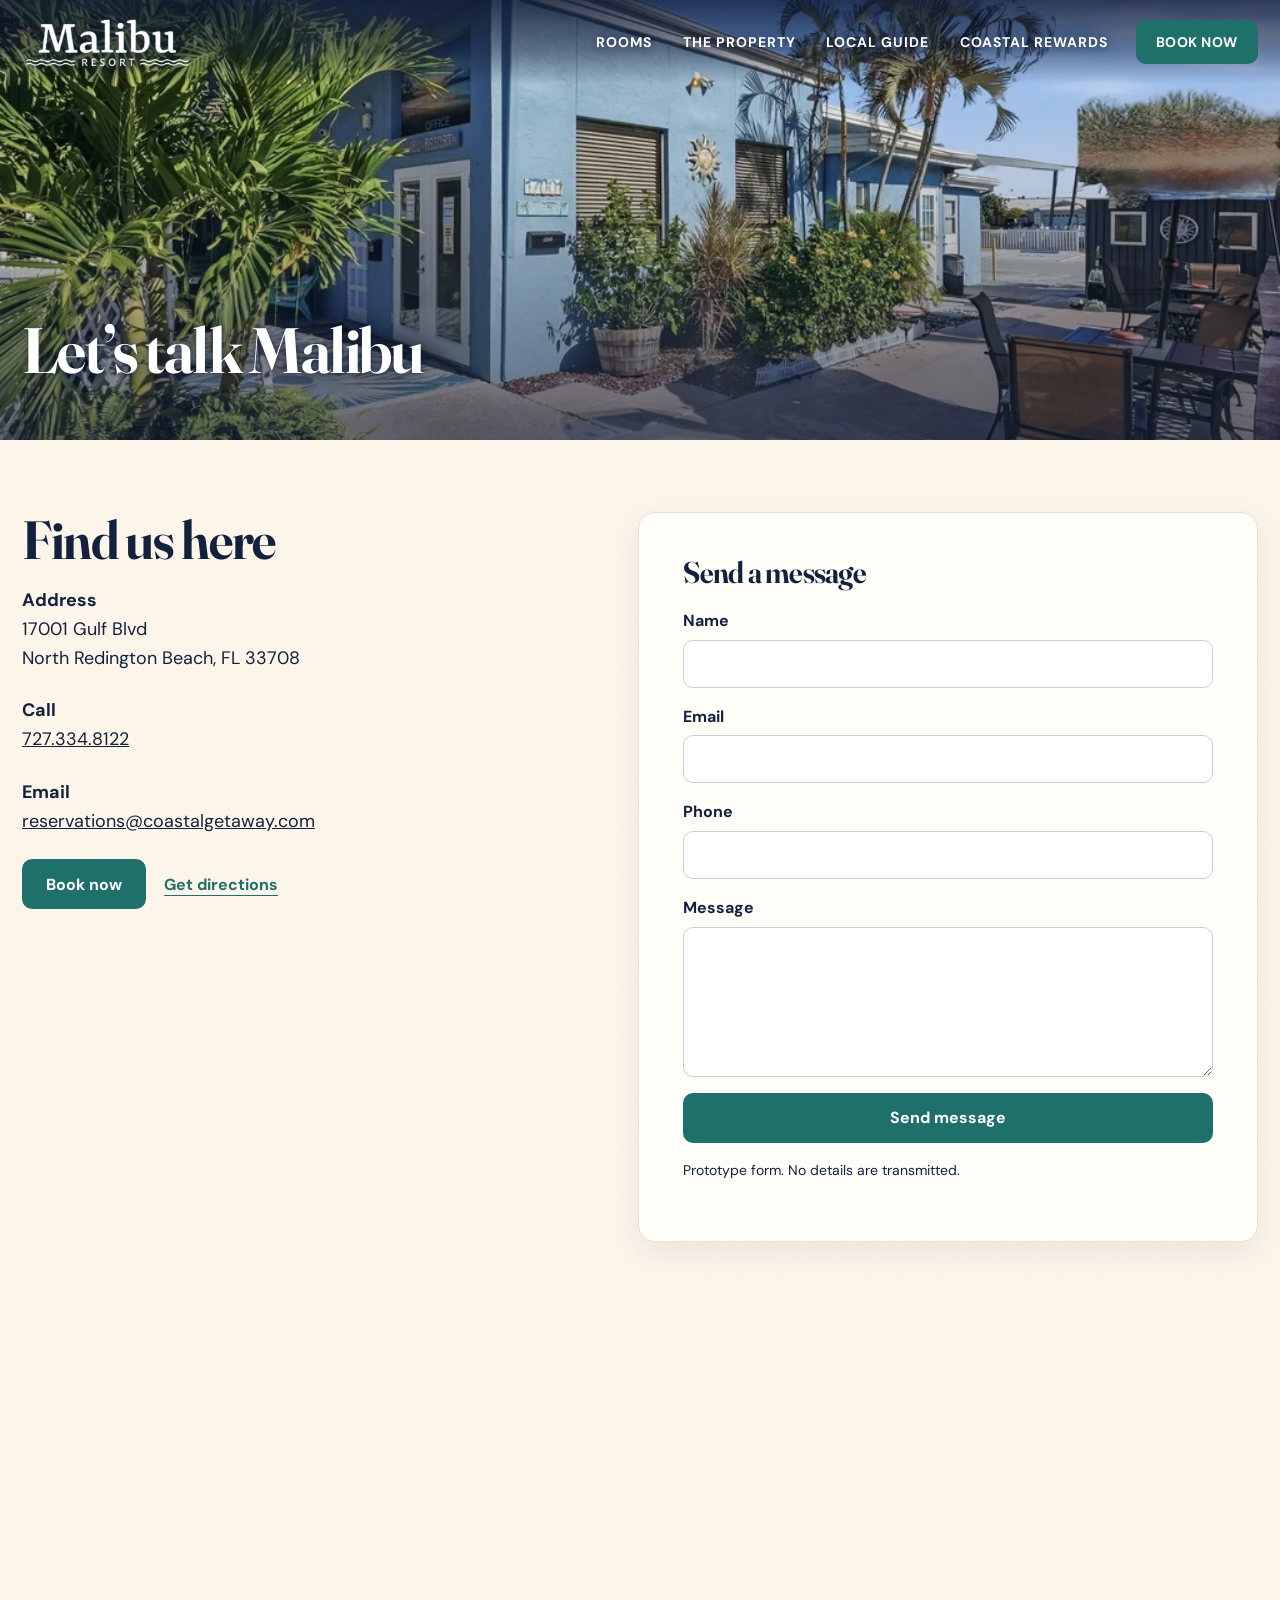
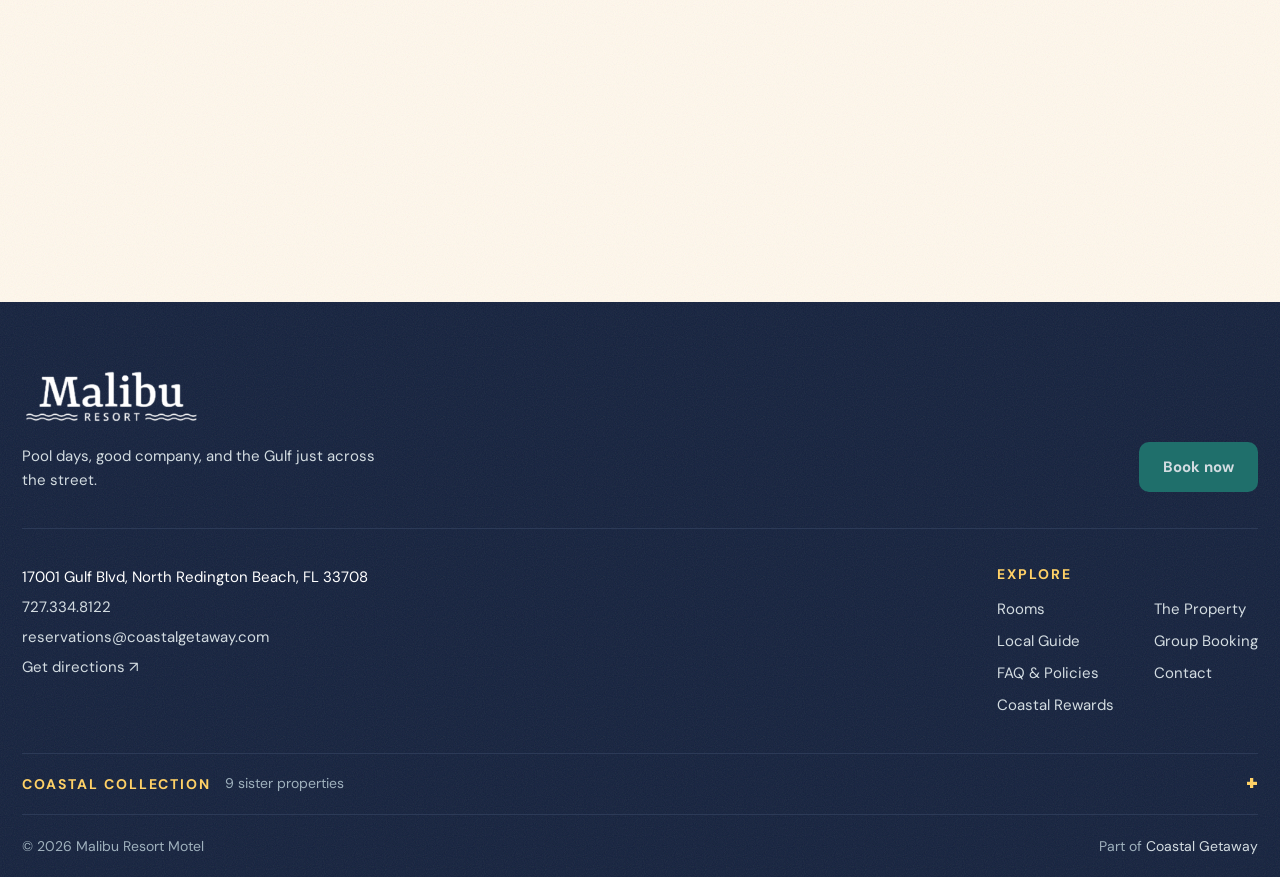
<file: contact.html>
<!DOCTYPE html>

<html lang="en"><head>
  <meta charset="utf-8"/>
  <meta content="width=device-width, initial-scale=1" name="viewport"/>
  <title>Contact | Malibu Resort Motel | North Redington Beach, FL</title>
  <meta content="Contact Malibu Resort Motel at 17001 Gulf Blvd, North Redington Beach. Call 727.334.8122 or email reservations@coastalgetaway.com." name="description"/>
  <link href="assets/images/logo.png" rel="icon" type="image/png"/>
  <meta content="Malibu Resort Motel" property="og:site_name"/>
  <meta content="website" property="og:type"/>
  <meta content="assets/images/property-05-1600.webp" property="og:image"/>
  <link href="https://fonts.googleapis.com" rel="preconnect"/>
  <link crossorigin="" href="https://fonts.gstatic.com" rel="preconnect"/>
  <link href="https://fonts.googleapis.com/css2?family=DM+Sans:wght@400;500;600;700&amp;family=Fraunces:ital,opsz,wght@0,9..144,500..700;1,9..144,500..700&amp;family=Righteous&amp;display=swap" rel="stylesheet"/>
  <link href="assets/style-v2.css" rel="stylesheet"/>
</head>
<body class="inner-page"><a class="skip-link" href="#main">Skip to content</a>
<header class="site-header">
  <div class="wrap header-inner"><a aria-label="Malibu Resort Motel home" class="brand" href="index.html">
      <img alt="Malibu Resort Motel" src="assets/images/logo.png"/></a>
    <nav aria-label="Main navigation" class="desktop-nav"><a href="rooms.html">Rooms</a><a href="property.html">The Property</a><a href="local-guide.html">Local Guide</a><a href="index.html#rewards">Coastal Rewards</a>
    </nav>
    <a class="button header-book" href="https://hotels.cloudbeds.com/en/reservation/ivsspZ?currency=usd" rel="noopener noreferrer" target="_blank">Book now</a>
    <button aria-controls="mobile-menu" aria-expanded="false" aria-label="Open menu" class="menu-toggle" type="button"><span></span><span></span><span></span>
    </button>
  </div>
  <nav aria-label="Mobile navigation" class="mobile-menu" hidden="" id="mobile-menu"><a href="rooms.html">Rooms</a><a href="property.html">The Property</a><a href="local-guide.html">Local Guide</a><a href="index.html#rewards">Coastal Rewards</a><a href="group-booking.html">Group Booking</a><a href="faq-policies.html">FAQ &amp; Policies</a><a href="contact.html">Contact</a>
    <a class="button" href="https://hotels.cloudbeds.com/en/reservation/ivsspZ?currency=usd" rel="noopener noreferrer" target="_blank">Book now</a>
  </nav>
</header>
<main id="main">
  <section class="inner-hero" style="--inner-image:url('images/pro-exterior-1200.webp')">
    <div class="wrap inner-hero-content">
      <h1>Let’s talk Malibu
      </h1>
    </div>
  </section>
  <section class="section compact">
    <div class="wrap form-layout">
      <div class="contact-details">
        <h2>Find us here
        </h2>
        <p><strong>Address</strong><br/>17001 Gulf Blvd<br/>North Redington Beach, FL 33708
        </p>
        <p><strong>Call</strong><br/><a href="tel:+17273348122">727.334.8122</a>
        </p>
        <p><strong>Email</strong><br/><a href="mailto:reservations@coastalgetaway.com">reservations@coastalgetaway.com</a>
        </p>
        <div class="button-row">
          <a class="button" href="https://hotels.cloudbeds.com/en/reservation/ivsspZ?currency=usd" rel="noopener noreferrer" target="_blank">Book now</a><a class="text-link" href="https://www.google.com/maps/search/?api=1&amp;query=17001+Gulf+Blvd+North+Redington+Beach+FL+33708" rel="noopener noreferrer" target="_blank">Get directions</a>
        </div>
      </div>
      <form class="site-form" data-demo-form="" data-success="Thanks! This prototype does not send messages yet. Please call or email the motel directly.">
        <h2>Send a message
        </h2>
        <label>Name<input autocomplete="name" name="name" required=""/>
        </label>
        <label>Email<input autocomplete="email" name="email" required="" type="email"/>
        </label>
        <label>Phone<input autocomplete="tel" name="phone" type="tel"/>
        </label>
        <label>Message
          <textarea name="message" required="" rows="5">
          </textarea>
        </label>
        <button class="button" type="submit">Send message
        </button>
        <p class="form-note">Prototype form. No details are transmitted.
        </p>
        <p aria-live="polite" class="form-status" role="status"></p>
      </form>
    </div>
  </section>
  <section class="section compact">
    <div class="wrap">
      <iframe class="map" loading="lazy" referrerpolicy="no-referrer-when-downgrade" src="https://www.google.com/maps?q=17001+Gulf+Blvd,+North+Redington+Beach,+FL+33708&amp;output=embed" title="Map to Malibu Resort Motel"></iframe>
    </div>
  </section>
</main>
<footer class="site-footer">
  <div class="wrap footer-top">
    <div class="footer-brand">
      <a aria-label="Malibu Resort Motel home" class="footer-logo" href="index.html"><img alt="Malibu Resort Motel" loading="lazy" src="assets/images/logo.png"/></a>
      <p>Pool days, good company, and the Gulf just across the street.</p>
    </div>
    <a class="button footer-book" href="https://hotels.cloudbeds.com/en/reservation/ivsspZ?currency=usd" rel="noopener noreferrer" target="_blank">Book now</a>
  </div>
  <div class="wrap footer-main">
    <address class="footer-contact">
      <span>17001 Gulf Blvd, North Redington Beach, FL 33708</span>
      <a href="tel:+17273348122">727.334.8122</a>
      <a href="mailto:reservations@coastalgetaway.com">reservations@coastalgetaway.com</a>
      <a href="https://www.google.com/maps/search/?api=1&amp;query=17001+Gulf+Blvd+North+Redington+Beach+FL+33708" rel="noopener noreferrer" target="_blank">Get directions ↗</a>
    </address>
    <nav aria-label="Footer" class="footer-nav">
      <h2>Explore</h2>
      <ul>
        <li><a href="rooms.html">Rooms</a></li>
        <li><a href="property.html">The Property</a></li>
        <li><a href="local-guide.html">Local Guide</a></li>
        <li><a href="group-booking.html">Group Booking</a></li>
        <li><a href="faq-policies.html">FAQ &amp; Policies</a></li>
        <li><a href="contact.html">Contact</a></li>
        <li><a href="index.html#rewards">Coastal Rewards</a></li>
      </ul>
    </nav>
  </div>
  <details class="wrap footer-collection">
    <summary><h2>Coastal Collection</h2><span>9 sister properties</span></summary>
    <ul>
      <li><a href="https://www.bluebirddaytahoe.com/" rel="noopener noreferrer" target="_blank">Bluebird Day Inn <small>(Lake Tahoe, CA)</small></a></li>
      <li><a href="https://www.genevahoteltiki.com/" rel="noopener noreferrer" target="_blank">Geneva Hotel &amp; Tiki <small>(Lake Lure, NC)</small></a></li>
      <li><a href="https://www.thepineola.com/" rel="noopener noreferrer" target="_blank">The Pineola <small>(Blue Ridge Mtns, NC)</small></a></li>
      <li><a href="https://www.hickoryfallsinn.com/" rel="noopener noreferrer" target="_blank">Hickory Falls Inn <small>(Lake Lure, NC)</small></a></li>
      <li><a href="https://www.blindpassresort.com/" rel="noopener noreferrer" target="_blank">Blind Pass Resort Motel <small>(St Pete Beach, FL)</small></a></li>
      <li><a href="https://www.seashellsbeachclub.com/" rel="noopener noreferrer" target="_blank">Sea Shells Beach Club <small>(Daytona Beach, FL)</small></a></li>
      <li><a href="https://www.coastalsuites.com/" rel="noopener noreferrer" target="_blank">Coastal Suites <small>(Wilmington, NC)</small></a></li>
      <li><a href="https://www.thepatriotsmotel.com/" rel="noopener noreferrer" target="_blank">Patriots Boutique Motel <small>(San Clemente, CA)</small></a></li>
      <li><a href="https://www.islandhousebeachhotel.com/" rel="noopener noreferrer" target="_blank">Island House Resort Hotel <small>(North Redington Beach, FL)</small></a></li>
    </ul>
  </details>
  <div class="footer-bottom wrap">
    <p>© <span id="year">2026</span> Malibu Resort Motel</p>
    <p>Part of <a href="https://coastalgetaway.com/" rel="noopener noreferrer" target="_blank">Coastal Getaway</a></p>
  </div>
</footer>
<script defer="" src="assets/script.js">
</script>
<a class="mobile-book-bar" href="https://hotels.cloudbeds.com/en/reservation/ivsspZ?currency=usd" rel="noopener noreferrer" target="_blank">Book now <span aria-hidden="true">↗</span></a></body></html>
</file>
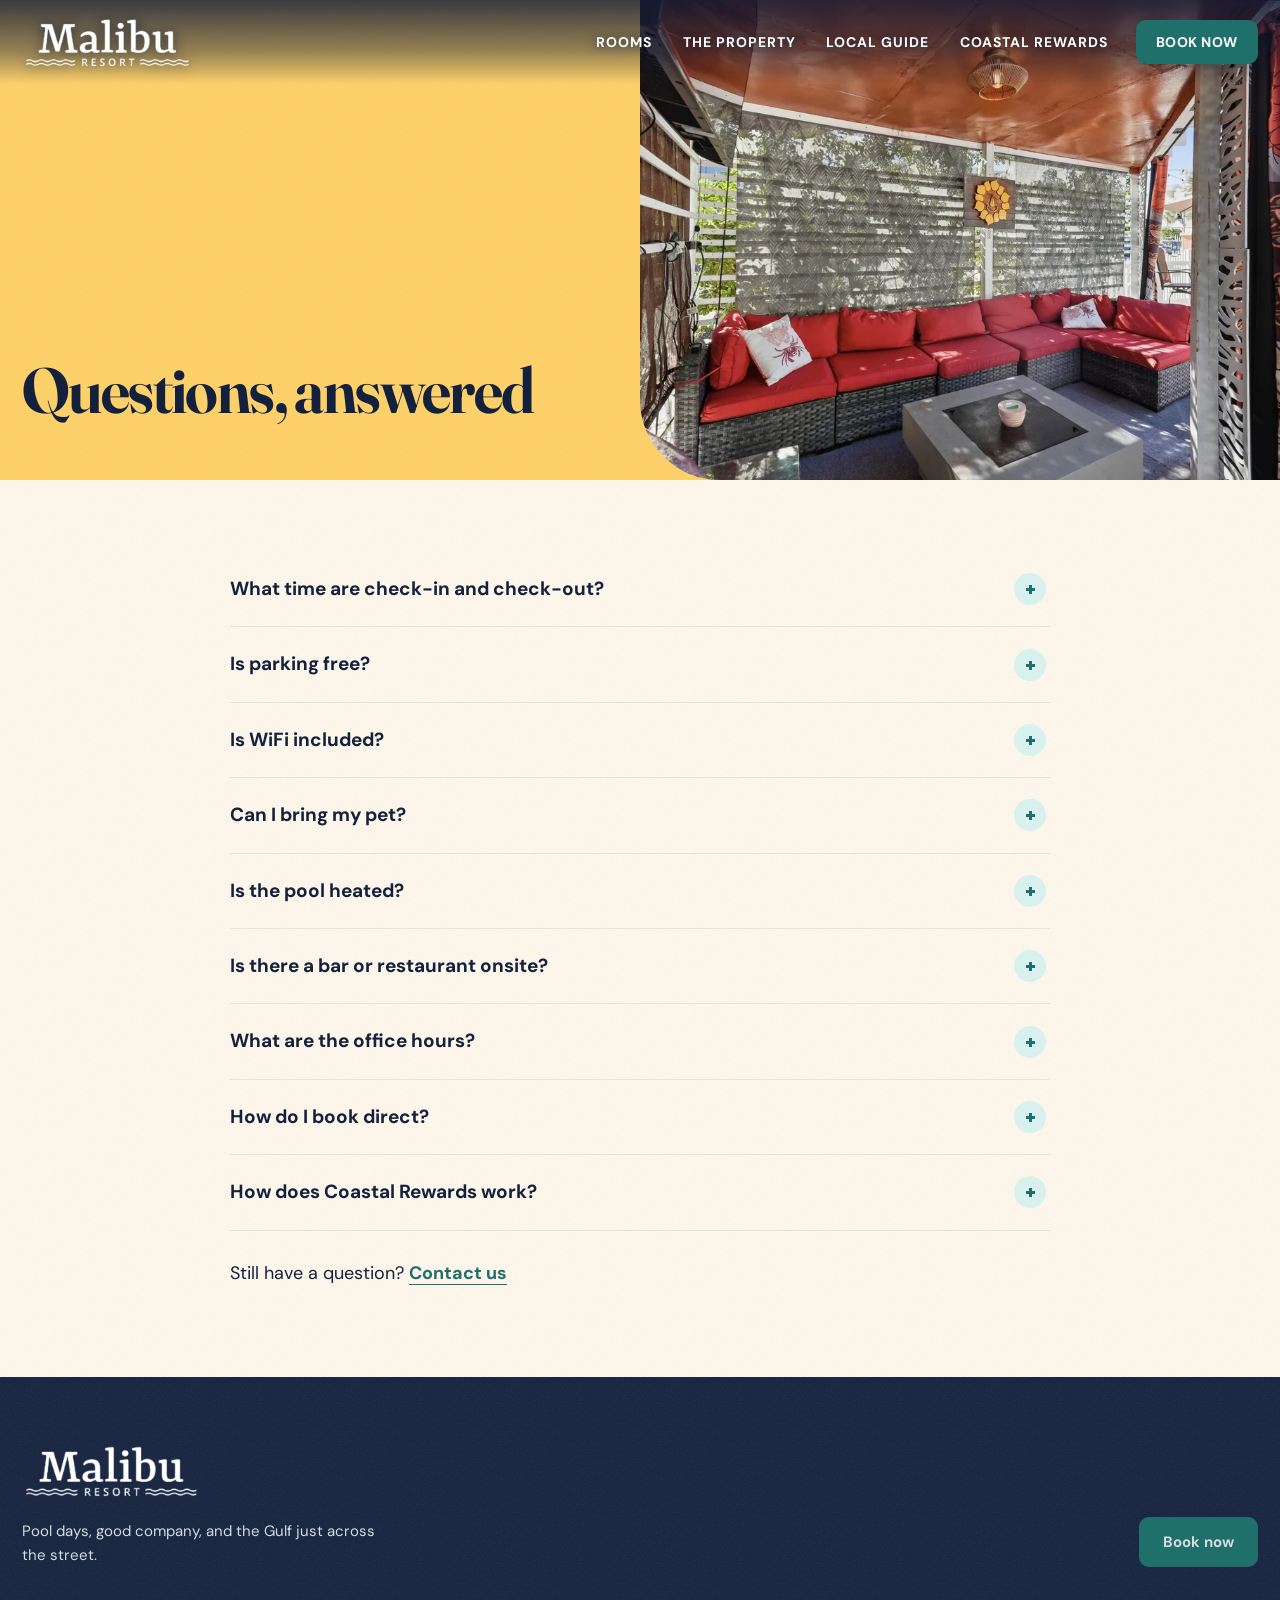
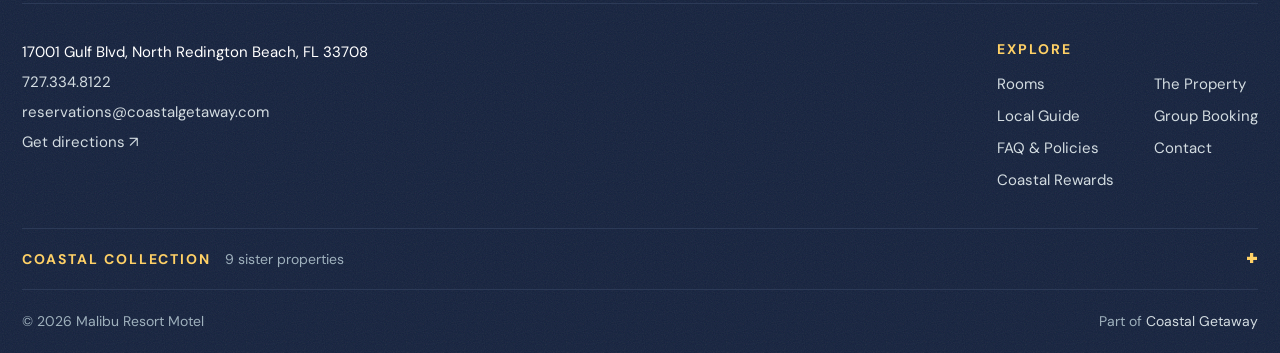
<file: faq-policies.html>
<!DOCTYPE html>

<html lang="en"><head>
  <meta charset="utf-8"/>
  <meta content="width=device-width, initial-scale=1" name="viewport"/>
  <title>FAQ &amp; Policies | Malibu Resort Motel | North Redington Beach, FL</title>
  <meta content="Find Malibu Resort Motel check-in times, parking, WiFi, pet information, pool details, booking help, and Coastal Rewards basics." name="description"/>
  <link href="assets/images/logo.png" rel="icon" type="image/png"/>
  <meta content="Malibu Resort Motel" property="og:site_name"/>
  <meta content="website" property="og:type"/>
  <meta content="assets/images/property-05-1600.webp" property="og:image"/>
  <link href="https://fonts.googleapis.com" rel="preconnect"/>
  <link crossorigin="" href="https://fonts.gstatic.com" rel="preconnect"/>
  <link href="https://fonts.googleapis.com/css2?family=DM+Sans:wght@400;500;600;700&amp;family=Fraunces:ital,opsz,wght@0,9..144,500..700;1,9..144,500..700&amp;family=Righteous&amp;display=swap" rel="stylesheet"/>
  <link href="assets/style-v2.css" rel="stylesheet"/>
</head>
<body class="inner-page"><a class="skip-link" href="#main">Skip to content</a>
<header class="site-header">
  <div class="wrap header-inner"><a aria-label="Malibu Resort Motel home" class="brand" href="index.html">
      <img alt="Malibu Resort Motel" src="assets/images/logo.png"/></a>
    <nav aria-label="Main navigation" class="desktop-nav"><a href="rooms.html">Rooms</a><a href="property.html">The Property</a><a href="local-guide.html">Local Guide</a><a href="index.html#rewards">Coastal Rewards</a>
    </nav>
    <a class="button header-book" href="https://hotels.cloudbeds.com/en/reservation/ivsspZ?currency=usd" rel="noopener noreferrer" target="_blank">Book now</a>
    <button aria-controls="mobile-menu" aria-expanded="false" aria-label="Open menu" class="menu-toggle" type="button"><span></span><span></span><span></span>
    </button>
  </div>
  <nav aria-label="Mobile navigation" class="mobile-menu" hidden="" id="mobile-menu"><a href="rooms.html">Rooms</a><a href="property.html">The Property</a><a href="local-guide.html">Local Guide</a><a href="index.html#rewards">Coastal Rewards</a><a href="group-booking.html">Group Booking</a><a href="faq-policies.html">FAQ &amp; Policies</a><a href="contact.html">Contact</a>
    <a class="button" href="https://hotels.cloudbeds.com/en/reservation/ivsspZ?currency=usd" rel="noopener noreferrer" target="_blank">Book now</a>
  </nav>
</header>
<main id="main">
  <section class="inner-hero hero-split hero-yellow" style="--inner-image:url('images/pro-cabana-lounge-1200.webp')">
    <div class="wrap inner-hero-content">
      <h1>Questions, answered
      </h1>
    </div>
  </section>
  <section class="section compact">
    <div class="wrap narrow faq-list">
      <details>
        <summary>What time are check-in and check-out?
        </summary>
        <p>Check-in is 3:00 PM. Check-out is 11:00 AM.
        </p>
      </details>
      <details>
        <summary>Is parking free?
        </summary>
        <p>Yes, parking is free.
        </p>
      </details>
      <details>
        <summary>Is WiFi included?
        </summary>
        <p>Yes, free WiFi is available.
        </p>
      </details>
      <details>
        <summary>Can I bring my pet?
        </summary>
        <p>Pets are welcome. Restrictions and fees apply. Contact us for details.
        </p>
      </details>
      <details>
        <summary>Is the pool heated?
        </summary>
        <p>Yes. The outdoor pool is heated and measures 20 × 40.
        </p>
      </details>
      <details>
        <summary>Is there a bar or restaurant onsite?
        </summary>
        <p>Yes. Crusty Pelican is attached to the property and serves pizza, wings, tropical drinks, and more.
        </p>
      </details>
      <details>
        <summary>What are the office hours?
        </summary>
        <p>Malibu is a limited-service property with reduced office hours. Contact us for current hours and arrival details.
        </p>
      </details>
      <details>
        <summary>How do I book direct?
        </summary>
        <p>Use any Book now button to check availability through Cloudbeds, or contact us directly.
        </p>
      </details>
      <details>
        <summary>How does Coastal Rewards work?
        </summary>
        <p>Join free for Bronze 10% off. Silver 15% follows 10 qualifying nights; Gold 20% follows 20 qualifying nights. Savings apply to eligible direct bookings. See the terms and conditions for details.
        </p>
      </details>
      <p class="faq-help">Still have a question? <a class="text-link" href="contact.html">Contact us</a>
      </p>
    </div>
  </section>
</main>
<footer class="site-footer">
  <div class="wrap footer-top">
    <div class="footer-brand">
      <a aria-label="Malibu Resort Motel home" class="footer-logo" href="index.html"><img alt="Malibu Resort Motel" loading="lazy" src="assets/images/logo.png"/></a>
      <p>Pool days, good company, and the Gulf just across the street.</p>
    </div>
    <a class="button footer-book" href="https://hotels.cloudbeds.com/en/reservation/ivsspZ?currency=usd" rel="noopener noreferrer" target="_blank">Book now</a>
  </div>
  <div class="wrap footer-main">
    <address class="footer-contact">
      <span>17001 Gulf Blvd, North Redington Beach, FL 33708</span>
      <a href="tel:+17273348122">727.334.8122</a>
      <a href="mailto:reservations@coastalgetaway.com">reservations@coastalgetaway.com</a>
      <a href="https://www.google.com/maps/search/?api=1&amp;query=17001+Gulf+Blvd+North+Redington+Beach+FL+33708" rel="noopener noreferrer" target="_blank">Get directions ↗</a>
    </address>
    <nav aria-label="Footer" class="footer-nav">
      <h2>Explore</h2>
      <ul>
        <li><a href="rooms.html">Rooms</a></li>
        <li><a href="property.html">The Property</a></li>
        <li><a href="local-guide.html">Local Guide</a></li>
        <li><a href="group-booking.html">Group Booking</a></li>
        <li><a href="faq-policies.html">FAQ &amp; Policies</a></li>
        <li><a href="contact.html">Contact</a></li>
        <li><a href="index.html#rewards">Coastal Rewards</a></li>
      </ul>
    </nav>
  </div>
  <details class="wrap footer-collection">
    <summary><h2>Coastal Collection</h2><span>9 sister properties</span></summary>
    <ul>
      <li><a href="https://www.bluebirddaytahoe.com/" rel="noopener noreferrer" target="_blank">Bluebird Day Inn <small>(Lake Tahoe, CA)</small></a></li>
      <li><a href="https://www.genevahoteltiki.com/" rel="noopener noreferrer" target="_blank">Geneva Hotel &amp; Tiki <small>(Lake Lure, NC)</small></a></li>
      <li><a href="https://www.thepineola.com/" rel="noopener noreferrer" target="_blank">The Pineola <small>(Blue Ridge Mtns, NC)</small></a></li>
      <li><a href="https://www.hickoryfallsinn.com/" rel="noopener noreferrer" target="_blank">Hickory Falls Inn <small>(Lake Lure, NC)</small></a></li>
      <li><a href="https://www.blindpassresort.com/" rel="noopener noreferrer" target="_blank">Blind Pass Resort Motel <small>(St Pete Beach, FL)</small></a></li>
      <li><a href="https://www.seashellsbeachclub.com/" rel="noopener noreferrer" target="_blank">Sea Shells Beach Club <small>(Daytona Beach, FL)</small></a></li>
      <li><a href="https://www.coastalsuites.com/" rel="noopener noreferrer" target="_blank">Coastal Suites <small>(Wilmington, NC)</small></a></li>
      <li><a href="https://www.thepatriotsmotel.com/" rel="noopener noreferrer" target="_blank">Patriots Boutique Motel <small>(San Clemente, CA)</small></a></li>
      <li><a href="https://www.islandhousebeachhotel.com/" rel="noopener noreferrer" target="_blank">Island House Resort Hotel <small>(North Redington Beach, FL)</small></a></li>
    </ul>
  </details>
  <div class="footer-bottom wrap">
    <p>© <span id="year">2026</span> Malibu Resort Motel</p>
    <p>Part of <a href="https://coastalgetaway.com/" rel="noopener noreferrer" target="_blank">Coastal Getaway</a></p>
  </div>
</footer>
<script defer="" src="assets/script.js">
</script>
<a class="mobile-book-bar" href="https://hotels.cloudbeds.com/en/reservation/ivsspZ?currency=usd" rel="noopener noreferrer" target="_blank">Book now <span aria-hidden="true">↗</span></a></body></html>
</file>
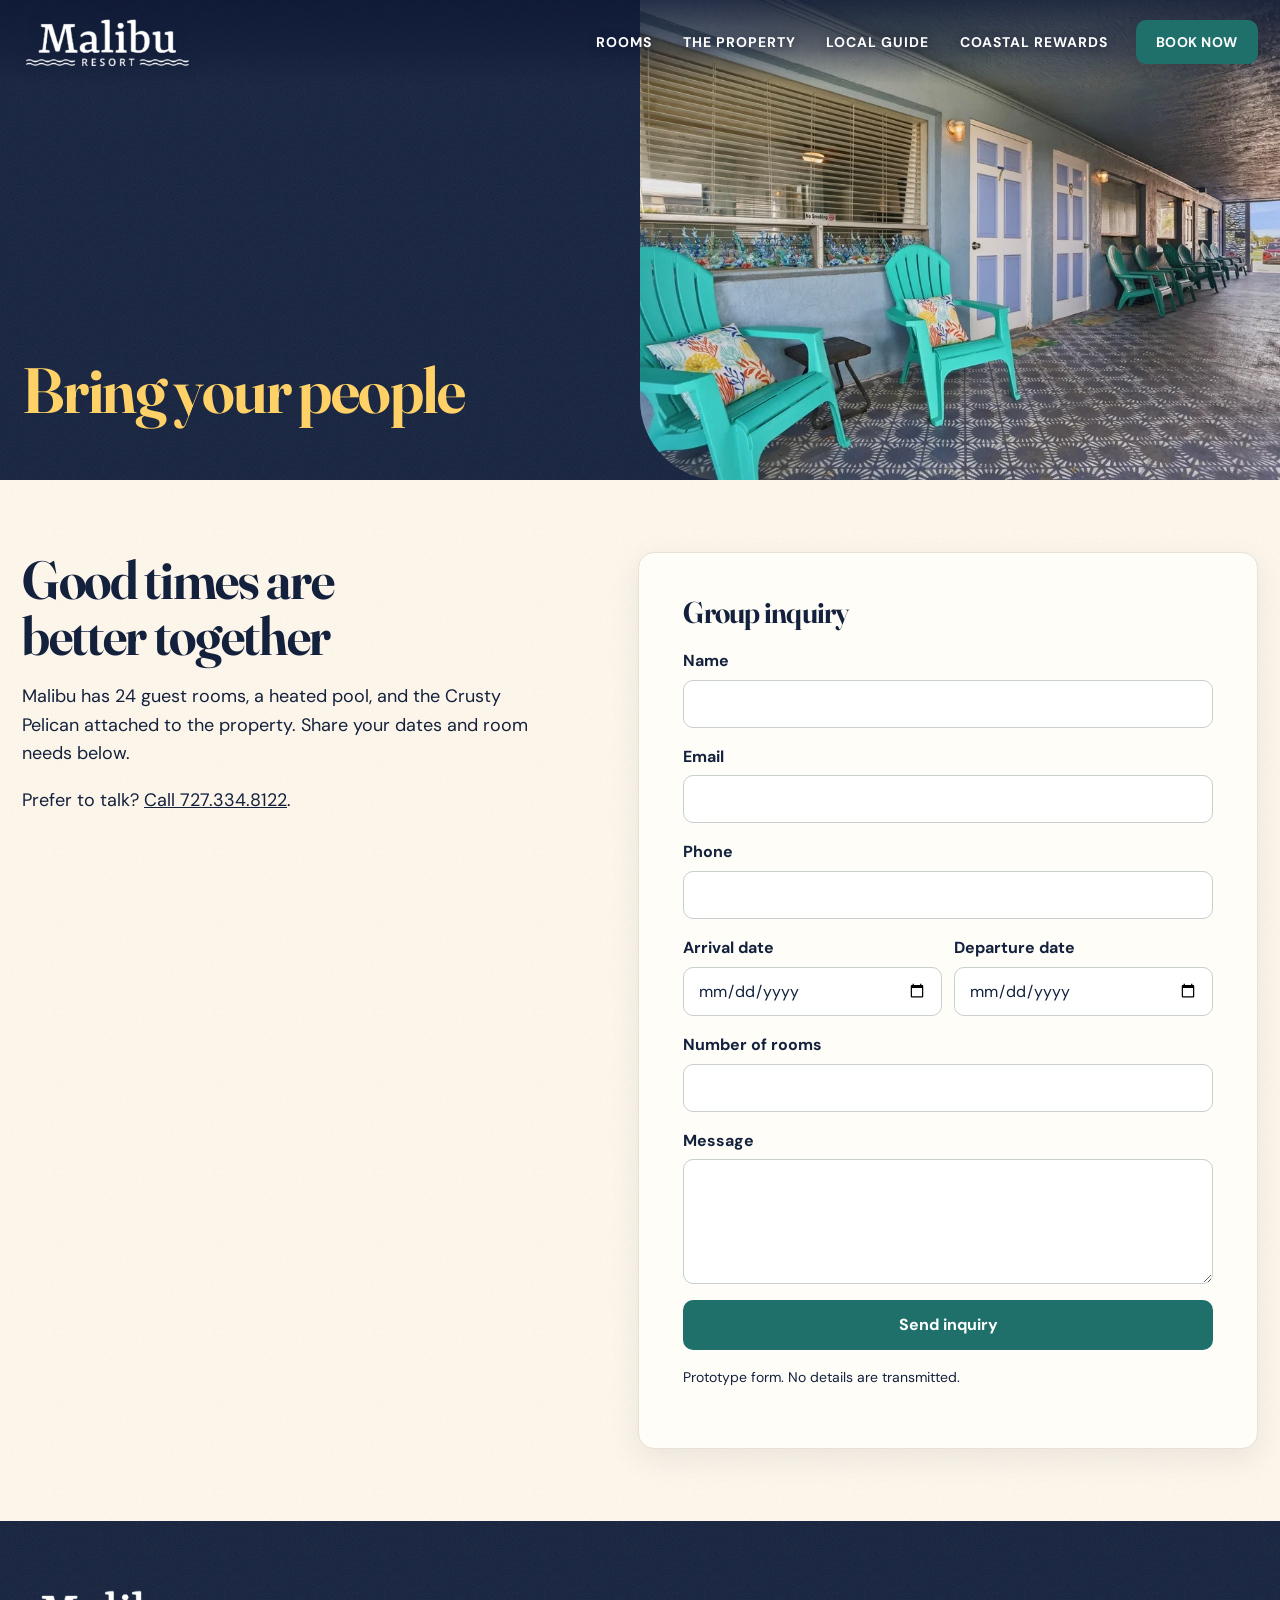
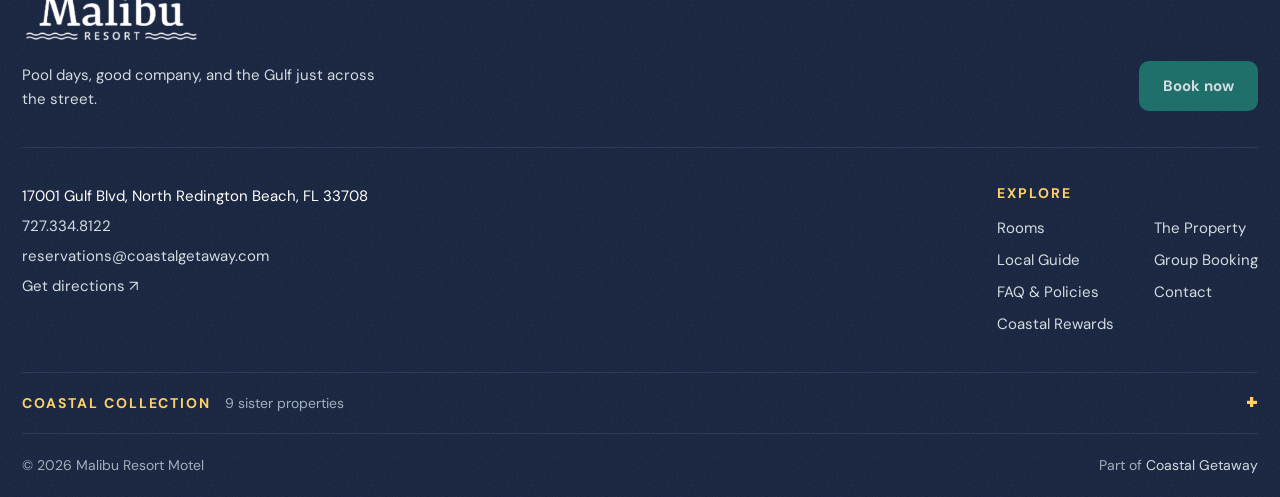
<file: group-booking.html>
<!DOCTYPE html>

<html lang="en"><head>
  <meta charset="utf-8"/>
  <meta content="width=device-width, initial-scale=1" name="viewport"/>
  <title>Group Booking | Malibu Resort Motel | North Redington Beach, FL</title>
  <meta content="Planning a family trip, reunion, or group stay at Malibu Resort Motel? Start a group inquiry." name="description"/>
  <link href="assets/images/logo.png" rel="icon" type="image/png"/>
  <meta content="Malibu Resort Motel" property="og:site_name"/>
  <meta content="website" property="og:type"/>
  <meta content="assets/images/property-05-1600.webp" property="og:image"/>
  <link href="https://fonts.googleapis.com" rel="preconnect"/>
  <link crossorigin="" href="https://fonts.gstatic.com" rel="preconnect"/>
  <link href="https://fonts.googleapis.com/css2?family=DM+Sans:wght@400;500;600;700&amp;family=Fraunces:ital,opsz,wght@0,9..144,500..700;1,9..144,500..700&amp;family=Righteous&amp;display=swap" rel="stylesheet"/>
  <link href="assets/style-v2.css" rel="stylesheet"/>
</head>
<body class="inner-page"><a class="skip-link" href="#main">Skip to content</a>
<header class="site-header">
  <div class="wrap header-inner"><a aria-label="Malibu Resort Motel home" class="brand" href="index.html">
      <img alt="Malibu Resort Motel" src="assets/images/logo.png"/></a>
    <nav aria-label="Main navigation" class="desktop-nav"><a href="rooms.html">Rooms</a><a href="property.html">The Property</a><a href="local-guide.html">Local Guide</a><a href="index.html#rewards">Coastal Rewards</a>
    </nav>
    <a class="button header-book" href="https://hotels.cloudbeds.com/en/reservation/ivsspZ?currency=usd" rel="noopener noreferrer" target="_blank">Book now</a>
    <button aria-controls="mobile-menu" aria-expanded="false" aria-label="Open menu" class="menu-toggle" type="button"><span></span><span></span><span></span>
    </button>
  </div>
  <nav aria-label="Mobile navigation" class="mobile-menu" hidden="" id="mobile-menu"><a href="rooms.html">Rooms</a><a href="property.html">The Property</a><a href="local-guide.html">Local Guide</a><a href="index.html#rewards">Coastal Rewards</a><a href="group-booking.html">Group Booking</a><a href="faq-policies.html">FAQ &amp; Policies</a><a href="contact.html">Contact</a>
    <a class="button" href="https://hotels.cloudbeds.com/en/reservation/ivsspZ?currency=usd" rel="noopener noreferrer" target="_blank">Book now</a>
  </nav>
</header>
<main id="main">
  <section class="inner-hero hero-split hero-navy" style="--inner-image:url('images/pro-walkway-chairs-1200.webp')">
    <div class="wrap inner-hero-content">
      <h1>Bring your people
      </h1>
    </div>
  </section>
  <section class="section compact">
    <div class="wrap form-layout">
      <div>
        <h2>Good times are better together
        </h2>
        <p>Malibu has 24 guest rooms, a heated pool, and the Crusty Pelican attached to the property. Share your dates and room needs below.
        </p>
        <p>Prefer to talk? <a href="tel:+17273348122">Call 727.334.8122</a>.
        </p>
      </div>
      <form class="site-form" data-demo-form="" data-success="Thanks! This prototype does not send inquiries yet. Please call or email the motel directly.">
        <h2>Group inquiry
        </h2>
        <label>Name<input autocomplete="name" name="name" required=""/>
        </label>
        <label>Email<input autocomplete="email" name="email" required="" type="email"/>
        </label>
        <label>Phone<input autocomplete="tel" name="phone" required="" type="tel"/>
        </label>
        <div class="two-fields">
          <label>Arrival date<input name="arrival" required="" autocomplete="off" data-date-picker="" type="date"/>
          </label>
          <label>Departure date<input name="departure" required="" autocomplete="off" data-date-picker="" type="date"/>
          </label>
        </div>
        <label>Number of rooms<input max="24" min="1" name="rooms" required="" type="number"/>
        </label>
        <label>Message
          <textarea name="message" rows="4">
          </textarea>
        </label>
        <button class="button" type="submit">Send inquiry
        </button>
        <p class="form-note">Prototype form. No details are transmitted.
        </p>
        <p aria-live="polite" class="form-status" role="status"></p>
      </form>
    </div>
  </section>
</main>
<footer class="site-footer">
  <div class="wrap footer-top">
    <div class="footer-brand">
      <a aria-label="Malibu Resort Motel home" class="footer-logo" href="index.html"><img alt="Malibu Resort Motel" loading="lazy" src="assets/images/logo.png"/></a>
      <p>Pool days, good company, and the Gulf just across the street.</p>
    </div>
    <a class="button footer-book" href="https://hotels.cloudbeds.com/en/reservation/ivsspZ?currency=usd" rel="noopener noreferrer" target="_blank">Book now</a>
  </div>
  <div class="wrap footer-main">
    <address class="footer-contact">
      <span>17001 Gulf Blvd, North Redington Beach, FL 33708</span>
      <a href="tel:+17273348122">727.334.8122</a>
      <a href="mailto:reservations@coastalgetaway.com">reservations@coastalgetaway.com</a>
      <a href="https://www.google.com/maps/search/?api=1&amp;query=17001+Gulf+Blvd+North+Redington+Beach+FL+33708" rel="noopener noreferrer" target="_blank">Get directions ↗</a>
    </address>
    <nav aria-label="Footer" class="footer-nav">
      <h2>Explore</h2>
      <ul>
        <li><a href="rooms.html">Rooms</a></li>
        <li><a href="property.html">The Property</a></li>
        <li><a href="local-guide.html">Local Guide</a></li>
        <li><a href="group-booking.html">Group Booking</a></li>
        <li><a href="faq-policies.html">FAQ &amp; Policies</a></li>
        <li><a href="contact.html">Contact</a></li>
        <li><a href="index.html#rewards">Coastal Rewards</a></li>
      </ul>
    </nav>
  </div>
  <details class="wrap footer-collection">
    <summary><h2>Coastal Collection</h2><span>9 sister properties</span></summary>
    <ul>
      <li><a href="https://www.bluebirddaytahoe.com/" rel="noopener noreferrer" target="_blank">Bluebird Day Inn <small>(Lake Tahoe, CA)</small></a></li>
      <li><a href="https://www.genevahoteltiki.com/" rel="noopener noreferrer" target="_blank">Geneva Hotel &amp; Tiki <small>(Lake Lure, NC)</small></a></li>
      <li><a href="https://www.thepineola.com/" rel="noopener noreferrer" target="_blank">The Pineola <small>(Blue Ridge Mtns, NC)</small></a></li>
      <li><a href="https://www.hickoryfallsinn.com/" rel="noopener noreferrer" target="_blank">Hickory Falls Inn <small>(Lake Lure, NC)</small></a></li>
      <li><a href="https://www.blindpassresort.com/" rel="noopener noreferrer" target="_blank">Blind Pass Resort Motel <small>(St Pete Beach, FL)</small></a></li>
      <li><a href="https://www.seashellsbeachclub.com/" rel="noopener noreferrer" target="_blank">Sea Shells Beach Club <small>(Daytona Beach, FL)</small></a></li>
      <li><a href="https://www.coastalsuites.com/" rel="noopener noreferrer" target="_blank">Coastal Suites <small>(Wilmington, NC)</small></a></li>
      <li><a href="https://www.thepatriotsmotel.com/" rel="noopener noreferrer" target="_blank">Patriots Boutique Motel <small>(San Clemente, CA)</small></a></li>
      <li><a href="https://www.islandhousebeachhotel.com/" rel="noopener noreferrer" target="_blank">Island House Resort Hotel <small>(North Redington Beach, FL)</small></a></li>
    </ul>
  </details>
  <div class="footer-bottom wrap">
    <p>© <span id="year">2026</span> Malibu Resort Motel</p>
    <p>Part of <a href="https://coastalgetaway.com/" rel="noopener noreferrer" target="_blank">Coastal Getaway</a></p>
  </div>
</footer>
<script defer="" src="assets/script.js">
</script>
<a class="mobile-book-bar" href="https://hotels.cloudbeds.com/en/reservation/ivsspZ?currency=usd" rel="noopener noreferrer" target="_blank">Book now <span aria-hidden="true">↗</span></a></body></html>
</file>
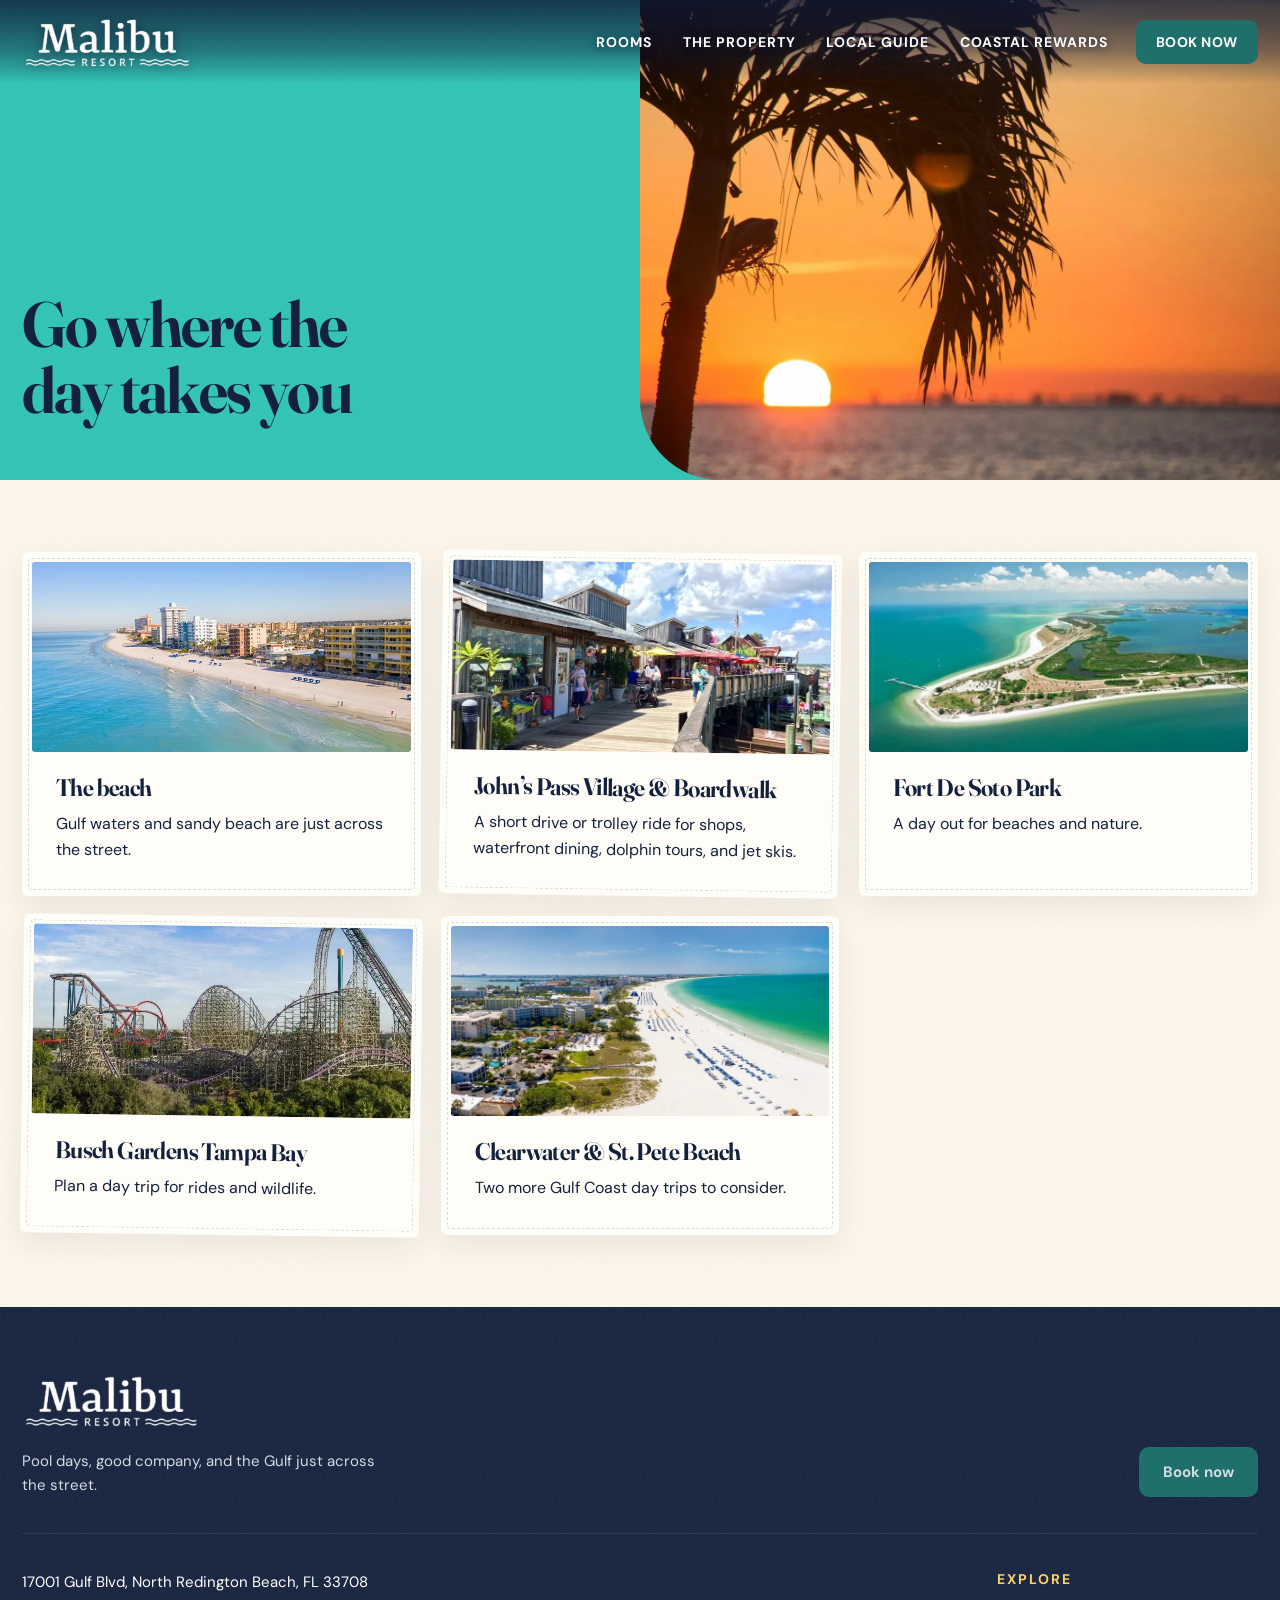
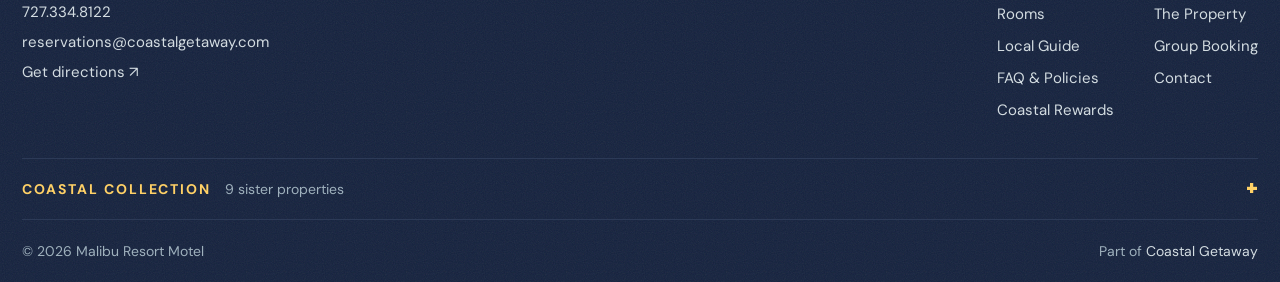
<file: local-guide.html>
<!DOCTYPE html>

<html lang="en"><head>
  <meta charset="utf-8"/>
  <meta content="width=device-width, initial-scale=1" name="viewport"/>
  <title>Local Guide | Malibu Resort Motel | North Redington Beach, FL</title>
  <meta content="Discover the beach across the street, John’s Pass, Redington Long Pier, Fort De Soto Park, and Gulf Coast day trips." name="description"/>
  <link href="assets/images/logo.png" rel="icon" type="image/png"/>
  <meta content="Malibu Resort Motel" property="og:site_name"/>
  <meta content="website" property="og:type"/>
  <meta content="assets/images/property-05-1600.webp" property="og:image"/>
  <link href="https://fonts.googleapis.com" rel="preconnect"/>
  <link crossorigin="" href="https://fonts.gstatic.com" rel="preconnect"/>
  <link href="https://fonts.googleapis.com/css2?family=DM+Sans:wght@400;500;600;700&amp;family=Fraunces:ital,opsz,wght@0,9..144,500..700;1,9..144,500..700&amp;family=Righteous&amp;display=swap" rel="stylesheet"/>
  <link href="assets/style-v2.css" rel="stylesheet"/>
</head>
<body class="inner-page"><a class="skip-link" href="#main">Skip to content</a>
<header class="site-header">
  <div class="wrap header-inner"><a aria-label="Malibu Resort Motel home" class="brand" href="index.html">
      <img alt="Malibu Resort Motel" src="assets/images/logo.png"/></a>
    <nav aria-label="Main navigation" class="desktop-nav"><a href="rooms.html">Rooms</a><a href="property.html">The Property</a><a href="local-guide.html">Local Guide</a><a href="index.html#rewards">Coastal Rewards</a>
    </nav>
    <a class="button header-book" href="https://hotels.cloudbeds.com/en/reservation/ivsspZ?currency=usd" rel="noopener noreferrer" target="_blank">Book now</a>
    <button aria-controls="mobile-menu" aria-expanded="false" aria-label="Open menu" class="menu-toggle" type="button"><span></span><span></span><span></span>
    </button>
  </div>
  <nav aria-label="Mobile navigation" class="mobile-menu" hidden="" id="mobile-menu"><a href="rooms.html">Rooms</a><a href="property.html">The Property</a><a href="local-guide.html">Local Guide</a><a href="index.html#rewards">Coastal Rewards</a><a href="group-booking.html">Group Booking</a><a href="faq-policies.html">FAQ &amp; Policies</a><a href="contact.html">Contact</a>
    <a class="button" href="https://hotels.cloudbeds.com/en/reservation/ivsspZ?currency=usd" rel="noopener noreferrer" target="_blank">Book now</a>
  </nav>
</header>
<main id="main">
  <section class="inner-hero hero-split hero-aqua" style="--inner-image:url('images/sunset-gulf-1600.webp')">
    <div class="wrap inner-hero-content">
      <h1>Go where the day takes you
      </h1>
    </div>
  </section>
  <section class="section compact">
    <div class="wrap guide-grid">
      <article class="guide-card">
        <img alt="The beach" loading="lazy" src="assets/images/beach-800.webp" srcset="assets/images/beach-800.webp 800w" sizes="(max-width: 620px) 100vw, 400px"/>
        <div>
          <h2>The beach
          </h2>
          <p>Gulf waters and sandy beach are just across the street.
          </p>
        </div>
      </article>
      <article class="guide-card">
        <img alt="Shops along the boardwalk at John’s Pass Village" loading="lazy" src="assets/images/guide-johns-pass-800.webp" srcset="assets/images/guide-johns-pass-800.webp 800w, assets/images/guide-johns-pass-1600.webp 1600w" sizes="(max-width: 620px) 100vw, 400px"/>
        <div>
          <h2>John’s Pass Village &amp; Boardwalk
          </h2>
          <p>A short drive or trolley ride for shops, waterfront dining, dolphin tours, and jet skis.
          </p>
        </div>
      </article>
      <article class="guide-card">
        <img alt="Aerial view of Fort De Soto Park beaches" loading="lazy" src="assets/images/guide-fort-de-soto-800.webp" srcset="assets/images/guide-fort-de-soto-800.webp 800w, assets/images/guide-fort-de-soto-1200.webp 1200w, assets/images/guide-fort-de-soto-1600.webp 1600w" sizes="(max-width: 620px) 100vw, 400px"/>
        <div>
          <h2>Fort De Soto Park
          </h2>
          <p>A day out for beaches and nature.
          </p>
        </div>
      </article>
      <article class="guide-card">
        <img alt="Roller coasters at Busch Gardens Tampa Bay" loading="lazy" src="assets/images/guide-busch-gardens-800.webp" srcset="assets/images/guide-busch-gardens-800.webp 800w" sizes="(max-width: 620px) 100vw, 400px"/>
        <div>
          <h2>Busch Gardens Tampa Bay
          </h2>
          <p>Plan a day trip for rides and wildlife.
          </p>
        </div>
      </article>
      <article class="guide-card">
        <img alt="Aerial view of St. Pete Beach" loading="lazy" src="assets/images/guide-st-pete-beach-800.webp" srcset="assets/images/guide-st-pete-beach-800.webp 800w, assets/images/guide-st-pete-beach-1200.webp 1200w, assets/images/guide-st-pete-beach-1600.webp 1600w" sizes="(max-width: 620px) 100vw, 400px"/>
        <div>
          <h2>Clearwater &amp; St. Pete Beach
          </h2>
          <p>Two more Gulf Coast day trips to consider.
          </p>
        </div>
      </article>
    </div>
  </section>
</main>
<footer class="site-footer">
  <div class="wrap footer-top">
    <div class="footer-brand">
      <a aria-label="Malibu Resort Motel home" class="footer-logo" href="index.html"><img alt="Malibu Resort Motel" loading="lazy" src="assets/images/logo.png"/></a>
      <p>Pool days, good company, and the Gulf just across the street.</p>
    </div>
    <a class="button footer-book" href="https://hotels.cloudbeds.com/en/reservation/ivsspZ?currency=usd" rel="noopener noreferrer" target="_blank">Book now</a>
  </div>
  <div class="wrap footer-main">
    <address class="footer-contact">
      <span>17001 Gulf Blvd, North Redington Beach, FL 33708</span>
      <a href="tel:+17273348122">727.334.8122</a>
      <a href="mailto:reservations@coastalgetaway.com">reservations@coastalgetaway.com</a>
      <a href="https://www.google.com/maps/search/?api=1&amp;query=17001+Gulf+Blvd+North+Redington+Beach+FL+33708" rel="noopener noreferrer" target="_blank">Get directions ↗</a>
    </address>
    <nav aria-label="Footer" class="footer-nav">
      <h2>Explore</h2>
      <ul>
        <li><a href="rooms.html">Rooms</a></li>
        <li><a href="property.html">The Property</a></li>
        <li><a href="local-guide.html">Local Guide</a></li>
        <li><a href="group-booking.html">Group Booking</a></li>
        <li><a href="faq-policies.html">FAQ &amp; Policies</a></li>
        <li><a href="contact.html">Contact</a></li>
        <li><a href="index.html#rewards">Coastal Rewards</a></li>
      </ul>
    </nav>
  </div>
  <details class="wrap footer-collection">
    <summary><h2>Coastal Collection</h2><span>9 sister properties</span></summary>
    <ul>
      <li><a href="https://www.bluebirddaytahoe.com/" rel="noopener noreferrer" target="_blank">Bluebird Day Inn <small>(Lake Tahoe, CA)</small></a></li>
      <li><a href="https://www.genevahoteltiki.com/" rel="noopener noreferrer" target="_blank">Geneva Hotel &amp; Tiki <small>(Lake Lure, NC)</small></a></li>
      <li><a href="https://www.thepineola.com/" rel="noopener noreferrer" target="_blank">The Pineola <small>(Blue Ridge Mtns, NC)</small></a></li>
      <li><a href="https://www.hickoryfallsinn.com/" rel="noopener noreferrer" target="_blank">Hickory Falls Inn <small>(Lake Lure, NC)</small></a></li>
      <li><a href="https://www.blindpassresort.com/" rel="noopener noreferrer" target="_blank">Blind Pass Resort Motel <small>(St Pete Beach, FL)</small></a></li>
      <li><a href="https://www.seashellsbeachclub.com/" rel="noopener noreferrer" target="_blank">Sea Shells Beach Club <small>(Daytona Beach, FL)</small></a></li>
      <li><a href="https://www.coastalsuites.com/" rel="noopener noreferrer" target="_blank">Coastal Suites <small>(Wilmington, NC)</small></a></li>
      <li><a href="https://www.thepatriotsmotel.com/" rel="noopener noreferrer" target="_blank">Patriots Boutique Motel <small>(San Clemente, CA)</small></a></li>
      <li><a href="https://www.islandhousebeachhotel.com/" rel="noopener noreferrer" target="_blank">Island House Resort Hotel <small>(North Redington Beach, FL)</small></a></li>
    </ul>
  </details>
  <div class="footer-bottom wrap">
    <p>© <span id="year">2026</span> Malibu Resort Motel</p>
    <p>Part of <a href="https://coastalgetaway.com/" rel="noopener noreferrer" target="_blank">Coastal Getaway</a></p>
  </div>
</footer>
<script defer="" src="assets/script.js">
</script>
<a class="mobile-book-bar" href="https://hotels.cloudbeds.com/en/reservation/ivsspZ?currency=usd" rel="noopener noreferrer" target="_blank">Book now <span aria-hidden="true">↗</span></a></body></html>
</file>
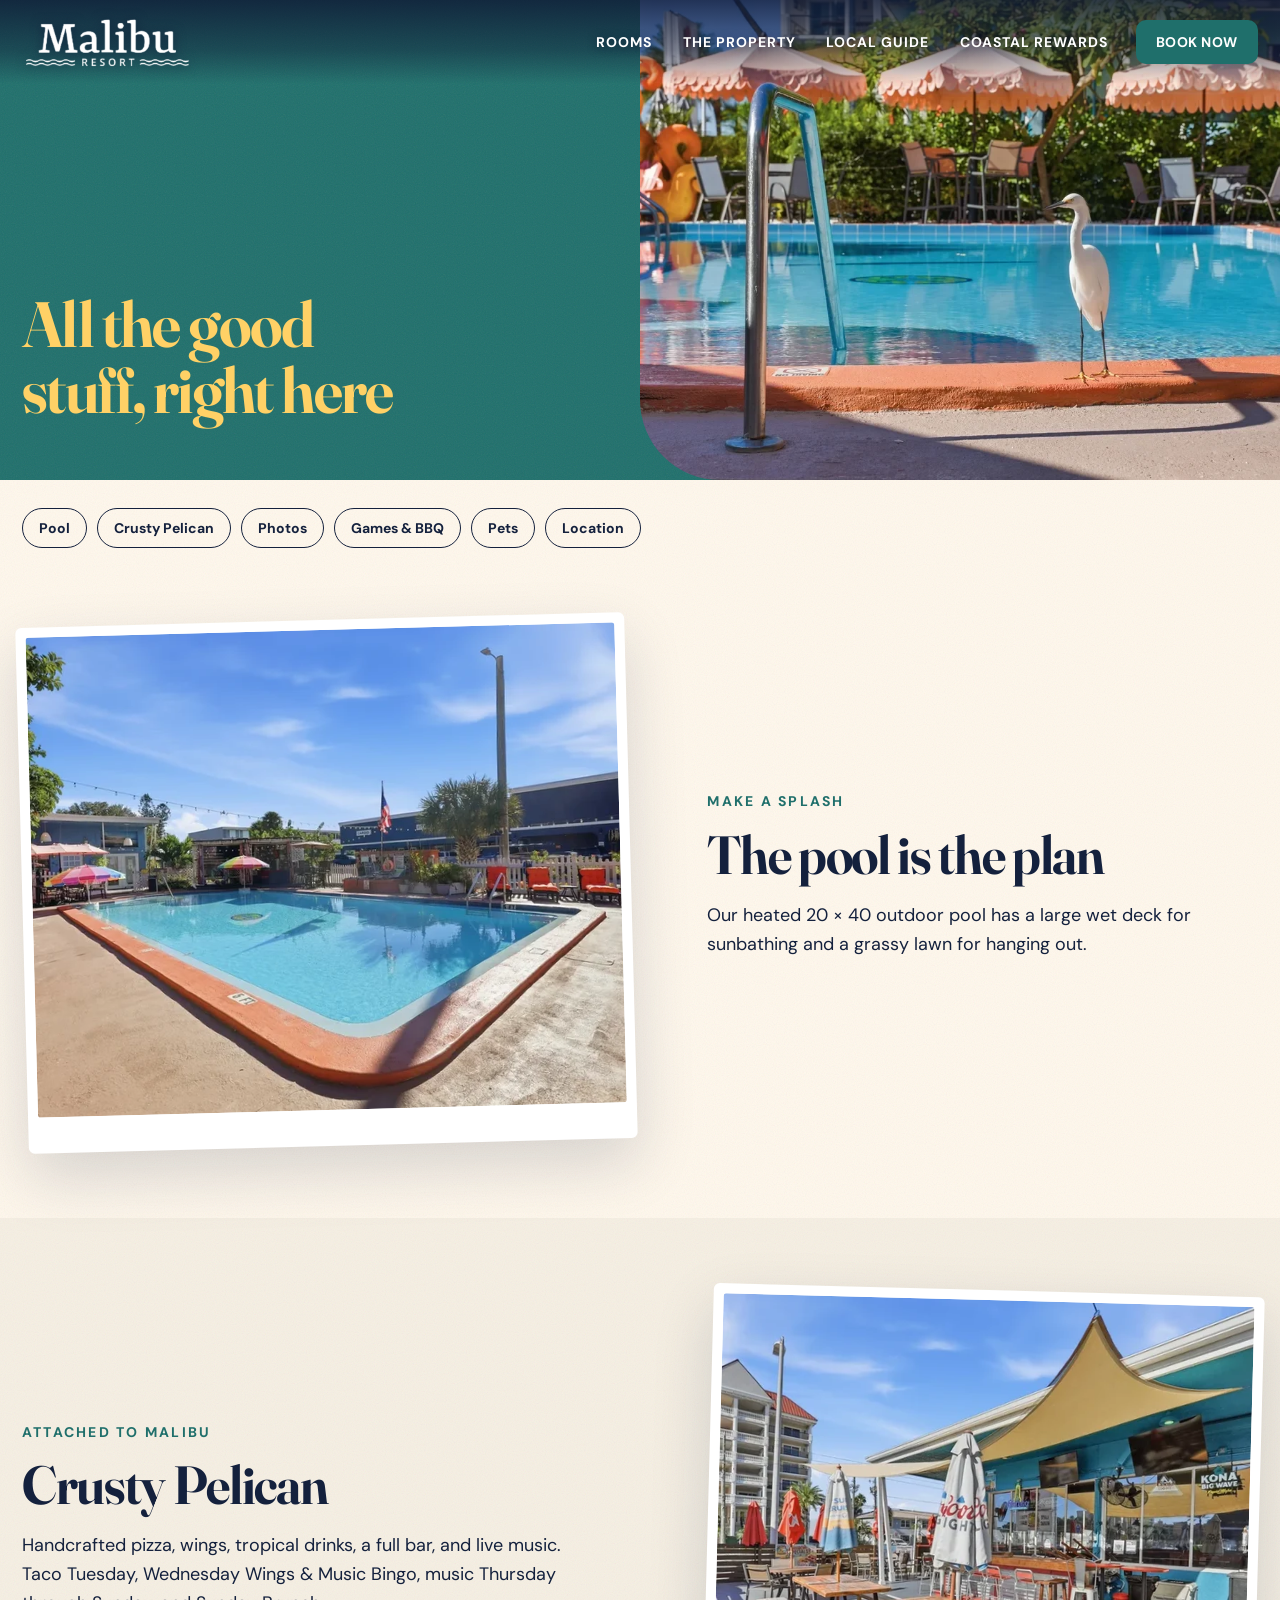
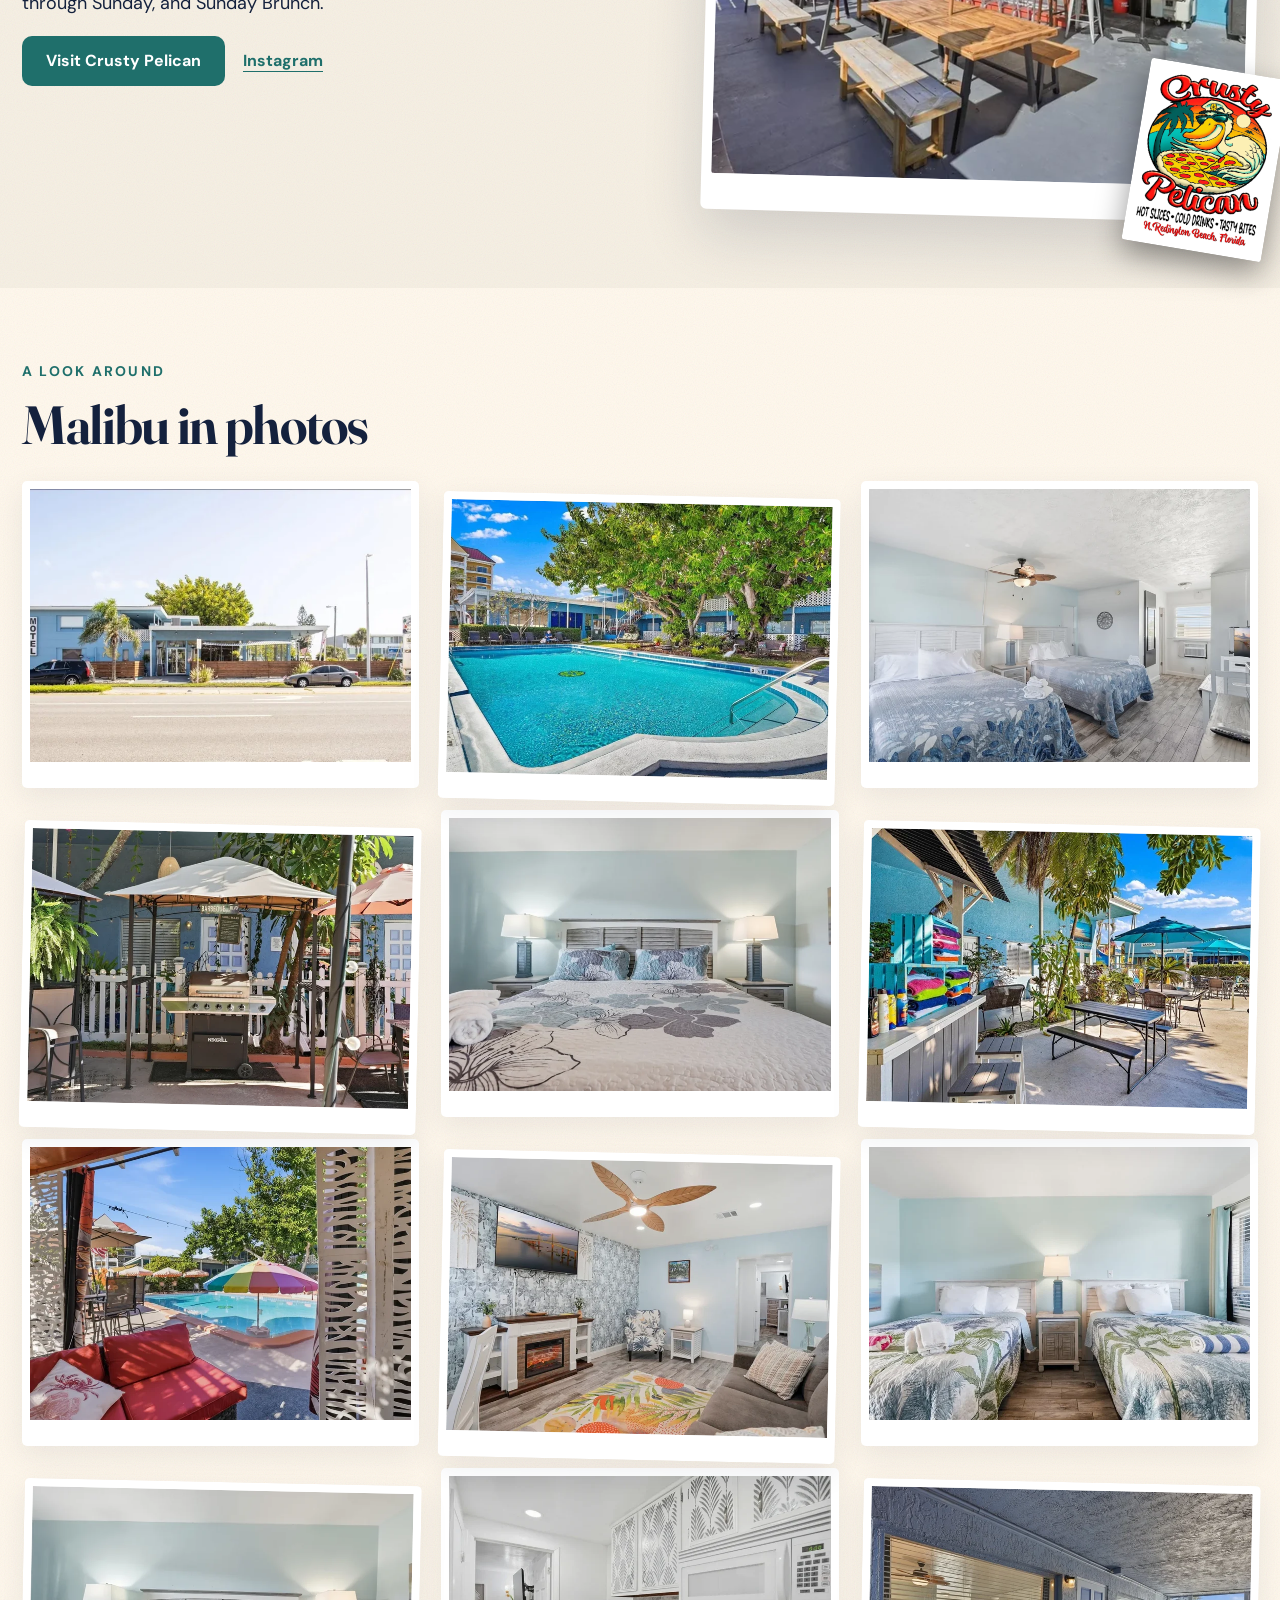
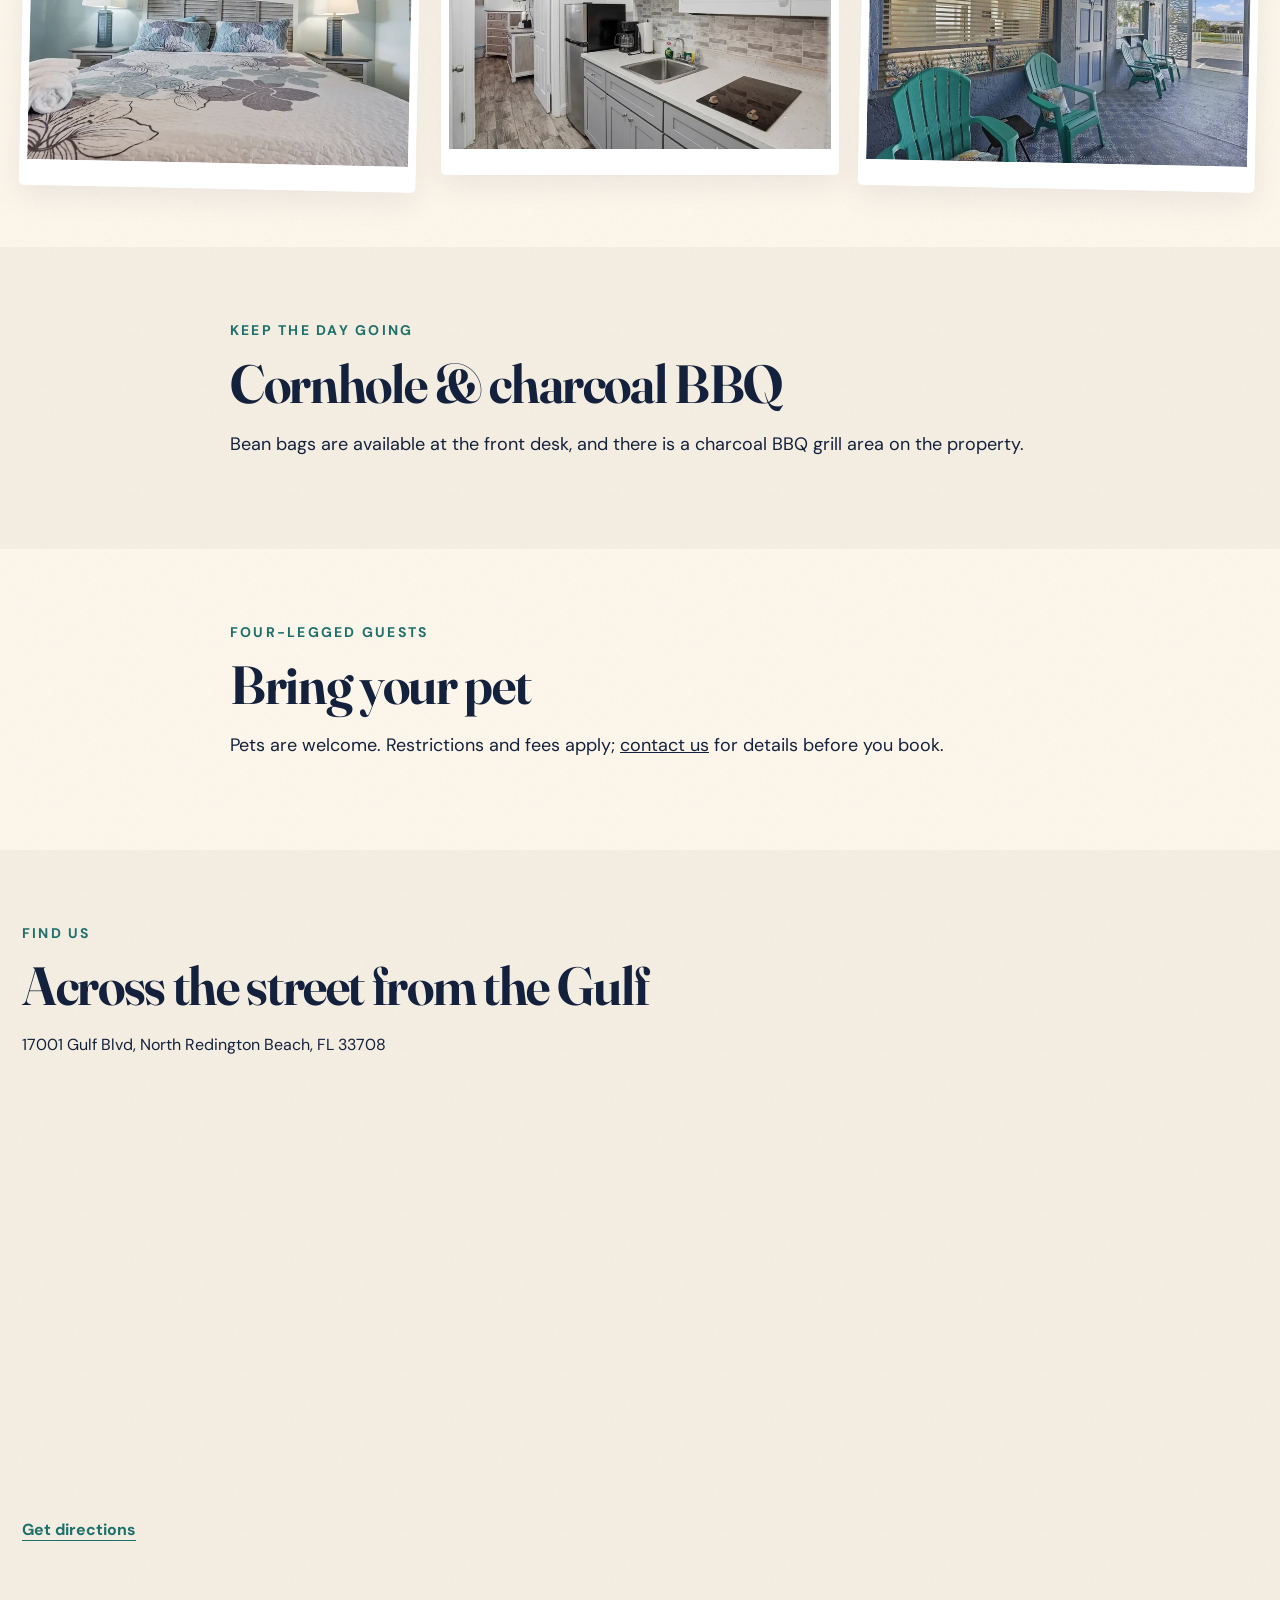
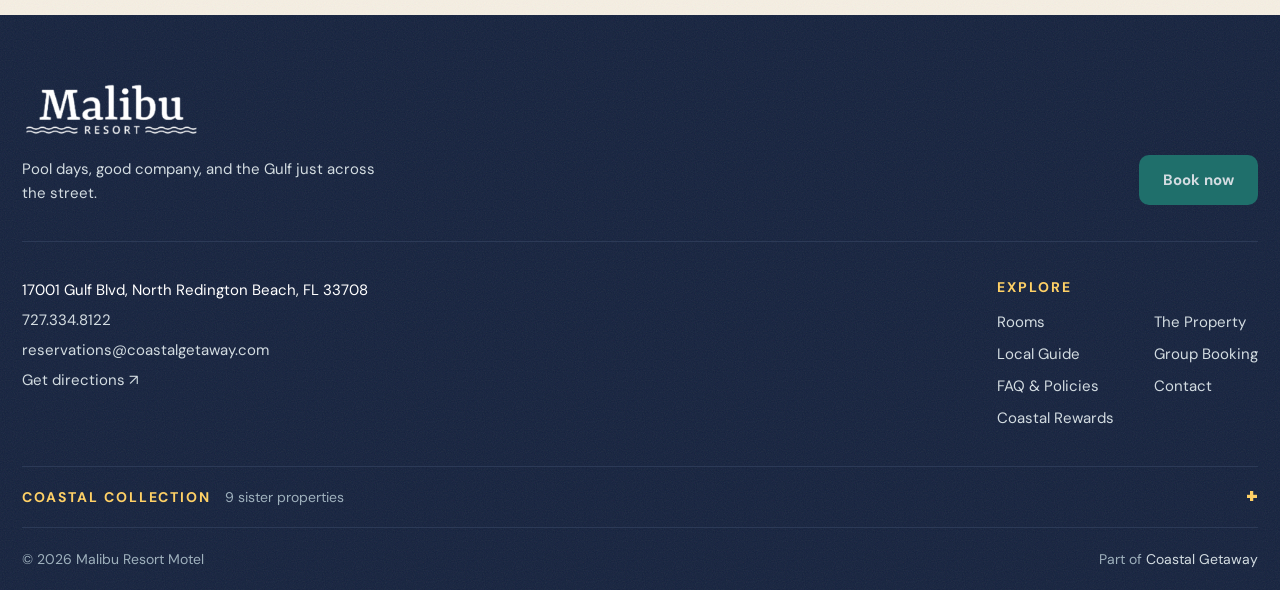
<file: property.html>
<!DOCTYPE html>

<html lang="en"><head>
  <meta charset="utf-8"/>
  <meta content="width=device-width, initial-scale=1" name="viewport"/>
  <title>The Property | Malibu Resort Motel | North Redington Beach, FL</title>
  <meta content="Explore the heated pool, Crusty Pelican, outdoor games, pet information, photos, and location." name="description"/>
  <link href="assets/images/logo.png" rel="icon" type="image/png"/>
  <meta content="Malibu Resort Motel" property="og:site_name"/>
  <meta content="website" property="og:type"/>
  <meta content="assets/images/property-05-1600.webp" property="og:image"/>
  <link href="https://fonts.googleapis.com" rel="preconnect"/>
  <link crossorigin="" href="https://fonts.gstatic.com" rel="preconnect"/>
  <link href="https://fonts.googleapis.com/css2?family=DM+Sans:wght@400;500;600;700&amp;family=Fraunces:ital,opsz,wght@0,9..144,500..700;1,9..144,500..700&amp;family=Righteous&amp;display=swap" rel="stylesheet"/>
  <link href="assets/style-v2.css" rel="stylesheet"/>
</head>
<body class="inner-page"><a class="skip-link" href="#main">Skip to content</a>
<header class="site-header">
  <div class="wrap header-inner"><a aria-label="Malibu Resort Motel home" class="brand" href="index.html">
      <img alt="Malibu Resort Motel" src="assets/images/logo.png"/></a>
    <nav aria-label="Main navigation" class="desktop-nav"><a href="rooms.html">Rooms</a><a href="property.html">The Property</a><a href="local-guide.html">Local Guide</a><a href="index.html#rewards">Coastal Rewards</a>
    </nav>
    <a class="button header-book" href="https://hotels.cloudbeds.com/en/reservation/ivsspZ?currency=usd" rel="noopener noreferrer" target="_blank">Book now</a>
    <button aria-controls="mobile-menu" aria-expanded="false" aria-label="Open menu" class="menu-toggle" type="button"><span></span><span></span><span></span>
    </button>
  </div>
  <nav aria-label="Mobile navigation" class="mobile-menu" hidden="" id="mobile-menu"><a href="rooms.html">Rooms</a><a href="property.html">The Property</a><a href="local-guide.html">Local Guide</a><a href="index.html#rewards">Coastal Rewards</a><a href="group-booking.html">Group Booking</a><a href="faq-policies.html">FAQ &amp; Policies</a><a href="contact.html">Contact</a>
    <a class="button" href="https://hotels.cloudbeds.com/en/reservation/ivsspZ?currency=usd" rel="noopener noreferrer" target="_blank">Book now</a>
  </nav>
</header>
<main id="main">
  <section class="inner-hero hero-split hero-teal" style="--inner-image:url('images/pro-pool-egret-1200.webp')">
    <div class="wrap inner-hero-content">
      <h1>All the good stuff, right here
      </h1>
    </div>
  </section>
  <nav aria-label="Property sections" class="anchor-nav wrap"><a href="#pool">Pool</a><a href="#crusty-pelican">Crusty Pelican</a><a href="#photos">Photos</a><a href="#games-bbq">Games &amp; BBQ</a><a href="#pets">Pets</a><a href="#location">Location</a>
  </nav>
  <section class="section" id="pool">
    <div class="wrap split">
      <div class="visual">
        <img alt="Heated outdoor pool at Malibu Resort Motel" loading="lazy" src="assets/images/pro-pool-wide-800.webp" srcset="assets/images/pro-pool-wide-800.webp 800w, assets/images/pro-pool-wide-1200.webp 1024w" sizes="(max-width: 960px) 100vw, 640px"/>
      </div>
      <div class="section-copy">
        <p class="eyebrow">Make a splash
        </p>
        <h2>The pool is the plan
        </h2>
        <p>Our heated 20 × 40 outdoor pool has a large wet deck for sunbathing and a grassy lawn for hanging out.
        </p>
      </div>
    </div>
  </section>
  <section class="section tinted" id="crusty-pelican">
    <div class="wrap split reverse">
      <div class="section-copy">
        <p class="eyebrow">Attached to Malibu
        </p>
        <h2>Crusty Pelican
        </h2>
        <p>Handcrafted pizza, wings, tropical drinks, a full bar, and live music. Taco Tuesday, Wednesday Wings &amp; Music Bingo, music Thursday through Sunday, and Sunday Brunch.
        </p>
        <div class="button-row">
          <a class="button" href="https://www.crustypelican.com/" rel="noopener noreferrer" target="_blank">Visit Crusty Pelican</a><a class="text-link" href="https://www.instagram.com/crusty_pelican/" rel="noopener noreferrer" target="_blank">Instagram</a>
        </div>
      </div>
      <div class="visual photo-stack">
        <img alt="Crusty Pelican patio with tables and bar seating" loading="lazy" src="assets/images/pro-pelican-patio-800.webp" srcset="assets/images/pro-pelican-patio-800.webp 800w, assets/images/pro-pelican-patio-1200.webp 1024w" sizes="(max-width: 960px) 100vw, 640px"/>
        <img alt="Crusty Pelican logo" class="logo-sticker" loading="lazy" src="assets/images/crusty-pelican-logo-800.webp"/>
      </div>
    </div>
  </section>
  <section class="section" id="photos">
    <div class="wrap">
      <p class="eyebrow">A look around
      </p>
      <h2>Malibu in photos
      </h2>
      <div class="photo-grid">
        <img alt="Malibu Resort Motel from Gulf Blvd" loading="lazy" src="assets/images/exterior-800.webp" srcset="assets/images/exterior-800.webp 800w, assets/images/exterior-1200.webp 1200w, assets/images/exterior-1600.webp 1600w" sizes="(max-width: 620px) 50vw, 420px"/>
        <img alt="Heated pool and lawn at Malibu Resort Motel" loading="lazy" src="assets/images/pool-wide-800.webp" srcset="assets/images/pool-wide-800.webp 800w, assets/images/pool-wide-1200.webp 1200w, assets/images/pool-wide-1600.webp 1600w" sizes="(max-width: 620px) 50vw, 420px"/>
        <img alt="Malibu Resort Motel guest room" loading="lazy" src="assets/images/property-01-800.webp" srcset="assets/images/property-01-800.webp 800w, assets/images/property-01-1200.webp 1200w, assets/images/property-01-1600.webp 1600w" sizes="(max-width: 620px) 50vw, 420px"/>
        <img alt="Grill under a gazebo at Malibu Resort Motel" loading="lazy" src="assets/images/pro-bbq-gazebo-800.webp" srcset="assets/images/pro-bbq-gazebo-800.webp 800w, assets/images/pro-bbq-gazebo-1200.webp 1024w" sizes="(max-width: 620px) 50vw, 420px"/>
        <img alt="Malibu Resort Motel guest room with king bed" loading="lazy" src="assets/images/property-02-800.webp" srcset="assets/images/property-02-800.webp 800w, assets/images/property-02-1200.webp 1200w, assets/images/property-02-1600.webp 1600w" sizes="(max-width: 620px) 50vw, 420px"/>
        <img alt="Front of Malibu Resort Motel" loading="lazy" src="assets/images/property-front-800.webp" sizes="(max-width: 620px) 50vw, 420px"/>
        <img alt="Poolside cabana with red lounge seating" loading="lazy" src="assets/images/pro-cabana-pool-800.webp" srcset="assets/images/pro-cabana-pool-800.webp 800w, assets/images/pro-cabana-pool-1200.webp 1024w" sizes="(max-width: 620px) 50vw, 420px"/>
        <img alt="Guest suite living room with fireplace and sofa" loading="lazy" src="assets/images/pro-living-room-800.webp" srcset="assets/images/pro-living-room-800.webp 800w, assets/images/pro-living-room-1200.webp 1024w" sizes="(max-width: 620px) 50vw, 420px"/>
        <img alt="Guest room with two beds" loading="lazy" src="assets/images/pro-double-beds-800.webp" srcset="assets/images/pro-double-beds-800.webp 800w, assets/images/pro-double-beds-1200.webp 1024w" sizes="(max-width: 620px) 50vw, 420px"/>
        <img alt="Guest room with king bed" loading="lazy" src="assets/images/pro-king-bed-800.webp" srcset="assets/images/pro-king-bed-800.webp 800w, assets/images/pro-king-bed-1200.webp 1024w" sizes="(max-width: 620px) 50vw, 420px"/>
        <img alt="Guest suite kitchenette" loading="lazy" src="assets/images/pro-kitchenette-800.webp" srcset="assets/images/pro-kitchenette-800.webp 800w, assets/images/pro-kitchenette-1200.webp 1024w" sizes="(max-width: 620px) 50vw, 420px"/>
        <img alt="Shaded walkway with Adirondack chairs outside the rooms" loading="lazy" src="assets/images/pro-porch-800.webp" srcset="assets/images/pro-porch-800.webp 800w, assets/images/pro-porch-1200.webp 1024w" sizes="(max-width: 620px) 50vw, 420px"/>
      </div>
    </div>
  </section>
  <section class="section tinted" id="games-bbq">
    <div class="wrap narrow">
      <p class="eyebrow">Keep the day going
      </p>
      <h2>Cornhole &amp; charcoal BBQ
      </h2>
      <p>Bean bags are available at the front desk, and there is a charcoal BBQ grill area on the property.
      </p>
    </div>
  </section>
  <section class="section" id="pets">
    <div class="wrap narrow">
      <p class="eyebrow">Four-legged guests
      </p>
      <h2>Bring your pet
      </h2>
      <p>Pets are welcome. Restrictions and fees apply; <a href="contact.html">contact us</a> for details before you book.
      </p>
    </div>
  </section>
  <section class="section tinted" id="location">
    <div class="wrap">
      <p class="eyebrow">Find us
      </p>
      <h2>Across the street from the Gulf
      </h2>
      <p>17001 Gulf Blvd, North Redington Beach, FL 33708
      </p>
      <iframe class="map" loading="lazy" referrerpolicy="no-referrer-when-downgrade" src="https://www.google.com/maps?q=17001+Gulf+Blvd,+North+Redington+Beach,+FL+33708&amp;output=embed" title="Map to Malibu Resort Motel"></iframe><a class="text-link" href="https://www.google.com/maps/search/?api=1&amp;query=17001+Gulf+Blvd+North+Redington+Beach+FL+33708" rel="noopener noreferrer" target="_blank">Get directions</a>
    </div>
  </section>
</main>
<footer class="site-footer">
  <div class="wrap footer-top">
    <div class="footer-brand">
      <a aria-label="Malibu Resort Motel home" class="footer-logo" href="index.html"><img alt="Malibu Resort Motel" loading="lazy" src="assets/images/logo.png"/></a>
      <p>Pool days, good company, and the Gulf just across the street.</p>
    </div>
    <a class="button footer-book" href="https://hotels.cloudbeds.com/en/reservation/ivsspZ?currency=usd" rel="noopener noreferrer" target="_blank">Book now</a>
  </div>
  <div class="wrap footer-main">
    <address class="footer-contact">
      <span>17001 Gulf Blvd, North Redington Beach, FL 33708</span>
      <a href="tel:+17273348122">727.334.8122</a>
      <a href="mailto:reservations@coastalgetaway.com">reservations@coastalgetaway.com</a>
      <a href="https://www.google.com/maps/search/?api=1&amp;query=17001+Gulf+Blvd+North+Redington+Beach+FL+33708" rel="noopener noreferrer" target="_blank">Get directions ↗</a>
    </address>
    <nav aria-label="Footer" class="footer-nav">
      <h2>Explore</h2>
      <ul>
        <li><a href="rooms.html">Rooms</a></li>
        <li><a href="property.html">The Property</a></li>
        <li><a href="local-guide.html">Local Guide</a></li>
        <li><a href="group-booking.html">Group Booking</a></li>
        <li><a href="faq-policies.html">FAQ &amp; Policies</a></li>
        <li><a href="contact.html">Contact</a></li>
        <li><a href="index.html#rewards">Coastal Rewards</a></li>
      </ul>
    </nav>
  </div>
  <details class="wrap footer-collection">
    <summary><h2>Coastal Collection</h2><span>9 sister properties</span></summary>
    <ul>
      <li><a href="https://www.bluebirddaytahoe.com/" rel="noopener noreferrer" target="_blank">Bluebird Day Inn <small>(Lake Tahoe, CA)</small></a></li>
      <li><a href="https://www.genevahoteltiki.com/" rel="noopener noreferrer" target="_blank">Geneva Hotel &amp; Tiki <small>(Lake Lure, NC)</small></a></li>
      <li><a href="https://www.thepineola.com/" rel="noopener noreferrer" target="_blank">The Pineola <small>(Blue Ridge Mtns, NC)</small></a></li>
      <li><a href="https://www.hickoryfallsinn.com/" rel="noopener noreferrer" target="_blank">Hickory Falls Inn <small>(Lake Lure, NC)</small></a></li>
      <li><a href="https://www.blindpassresort.com/" rel="noopener noreferrer" target="_blank">Blind Pass Resort Motel <small>(St Pete Beach, FL)</small></a></li>
      <li><a href="https://www.seashellsbeachclub.com/" rel="noopener noreferrer" target="_blank">Sea Shells Beach Club <small>(Daytona Beach, FL)</small></a></li>
      <li><a href="https://www.coastalsuites.com/" rel="noopener noreferrer" target="_blank">Coastal Suites <small>(Wilmington, NC)</small></a></li>
      <li><a href="https://www.thepatriotsmotel.com/" rel="noopener noreferrer" target="_blank">Patriots Boutique Motel <small>(San Clemente, CA)</small></a></li>
      <li><a href="https://www.islandhousebeachhotel.com/" rel="noopener noreferrer" target="_blank">Island House Resort Hotel <small>(North Redington Beach, FL)</small></a></li>
    </ul>
  </details>
  <div class="footer-bottom wrap">
    <p>© <span id="year">2026</span> Malibu Resort Motel</p>
    <p>Part of <a href="https://coastalgetaway.com/" rel="noopener noreferrer" target="_blank">Coastal Getaway</a></p>
  </div>
</footer>
<script defer="" src="assets/script.js">
</script>
<a class="mobile-book-bar" href="https://hotels.cloudbeds.com/en/reservation/ivsspZ?currency=usd" rel="noopener noreferrer" target="_blank">Book now <span aria-hidden="true">↗</span></a></body></html>
</file>
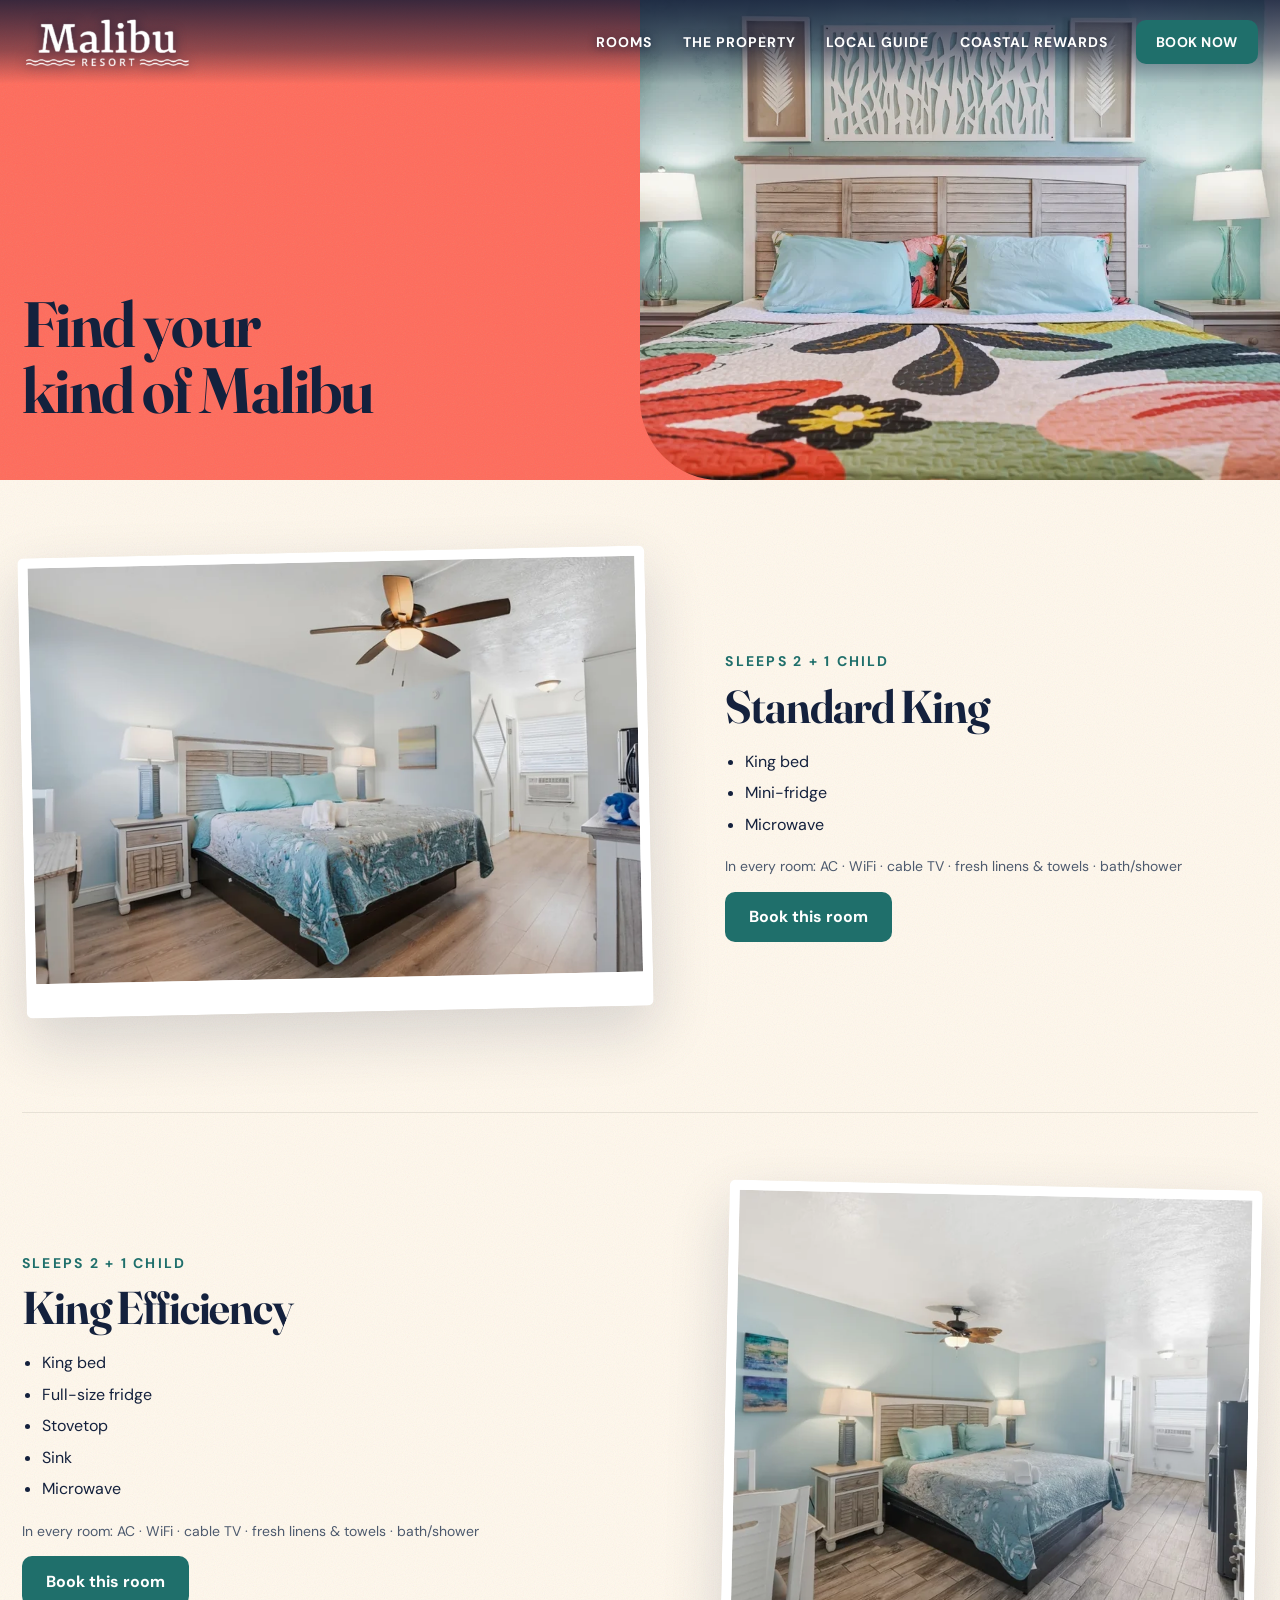
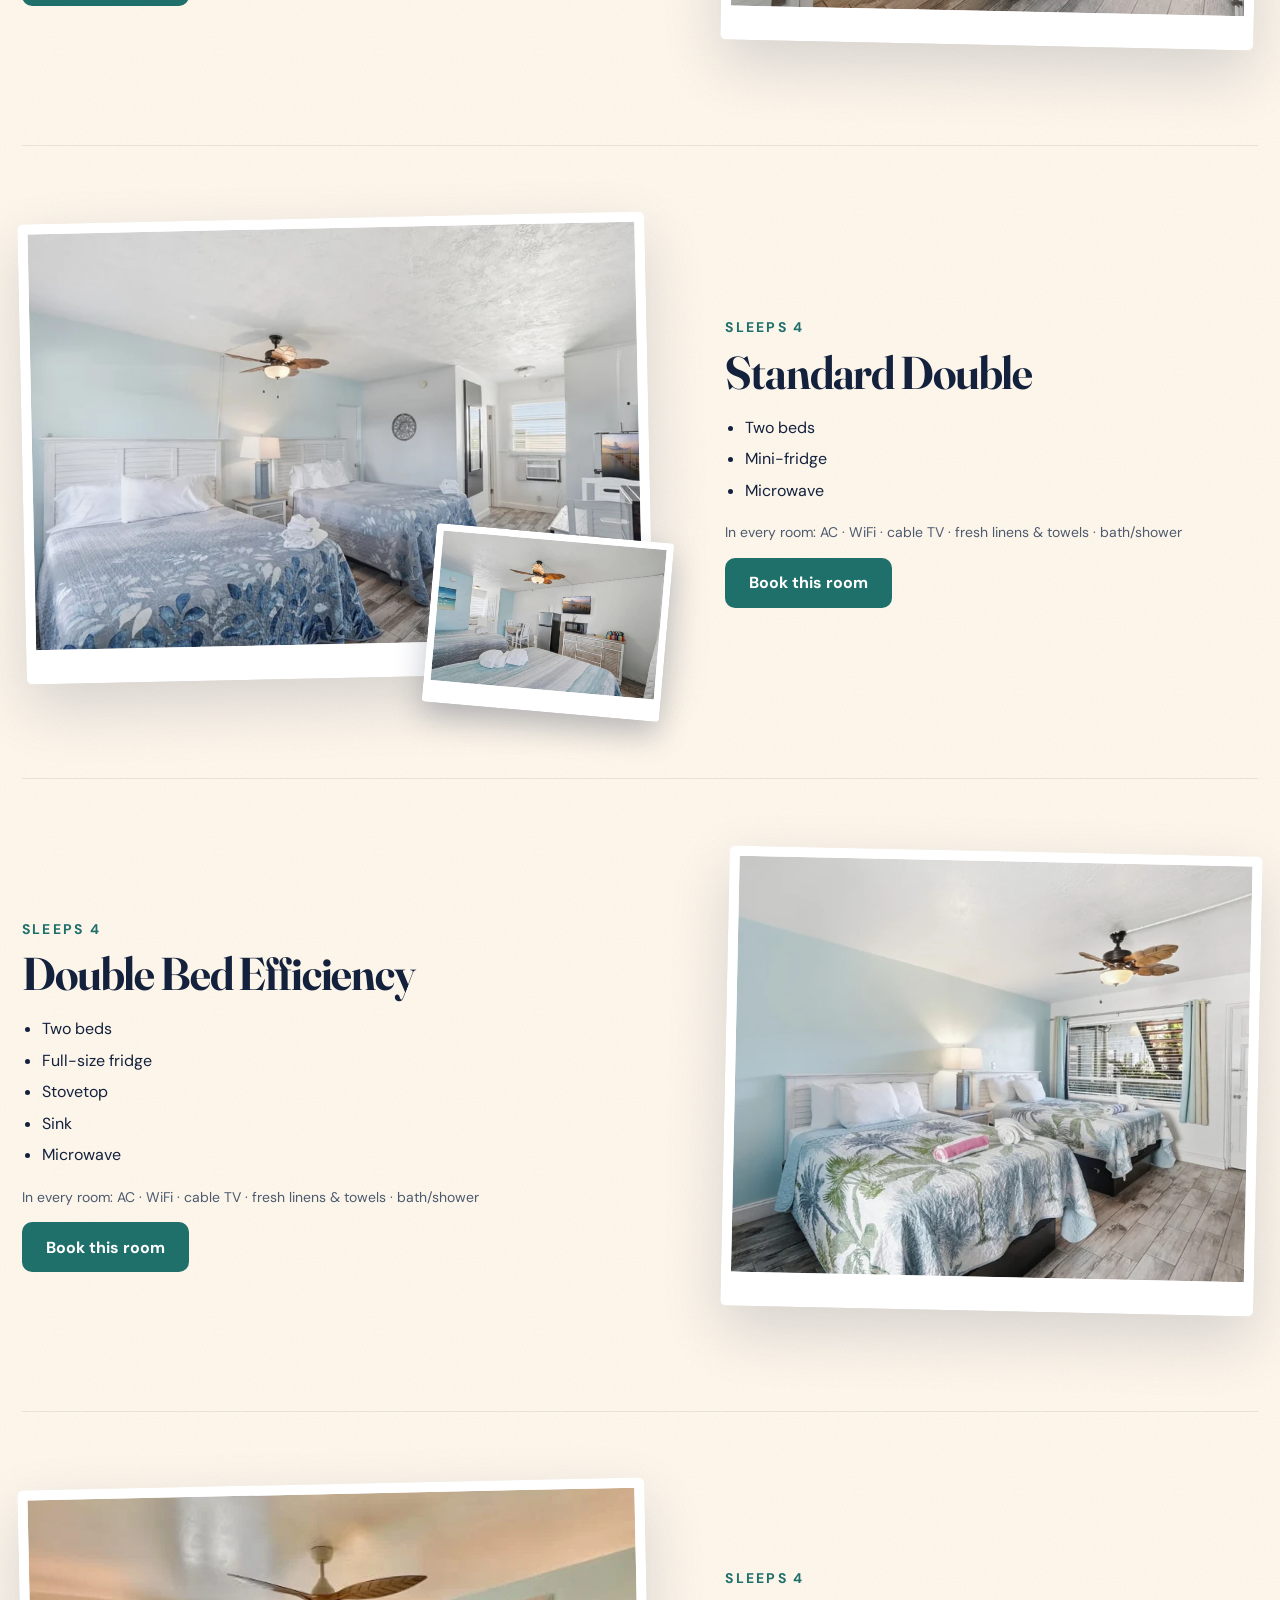
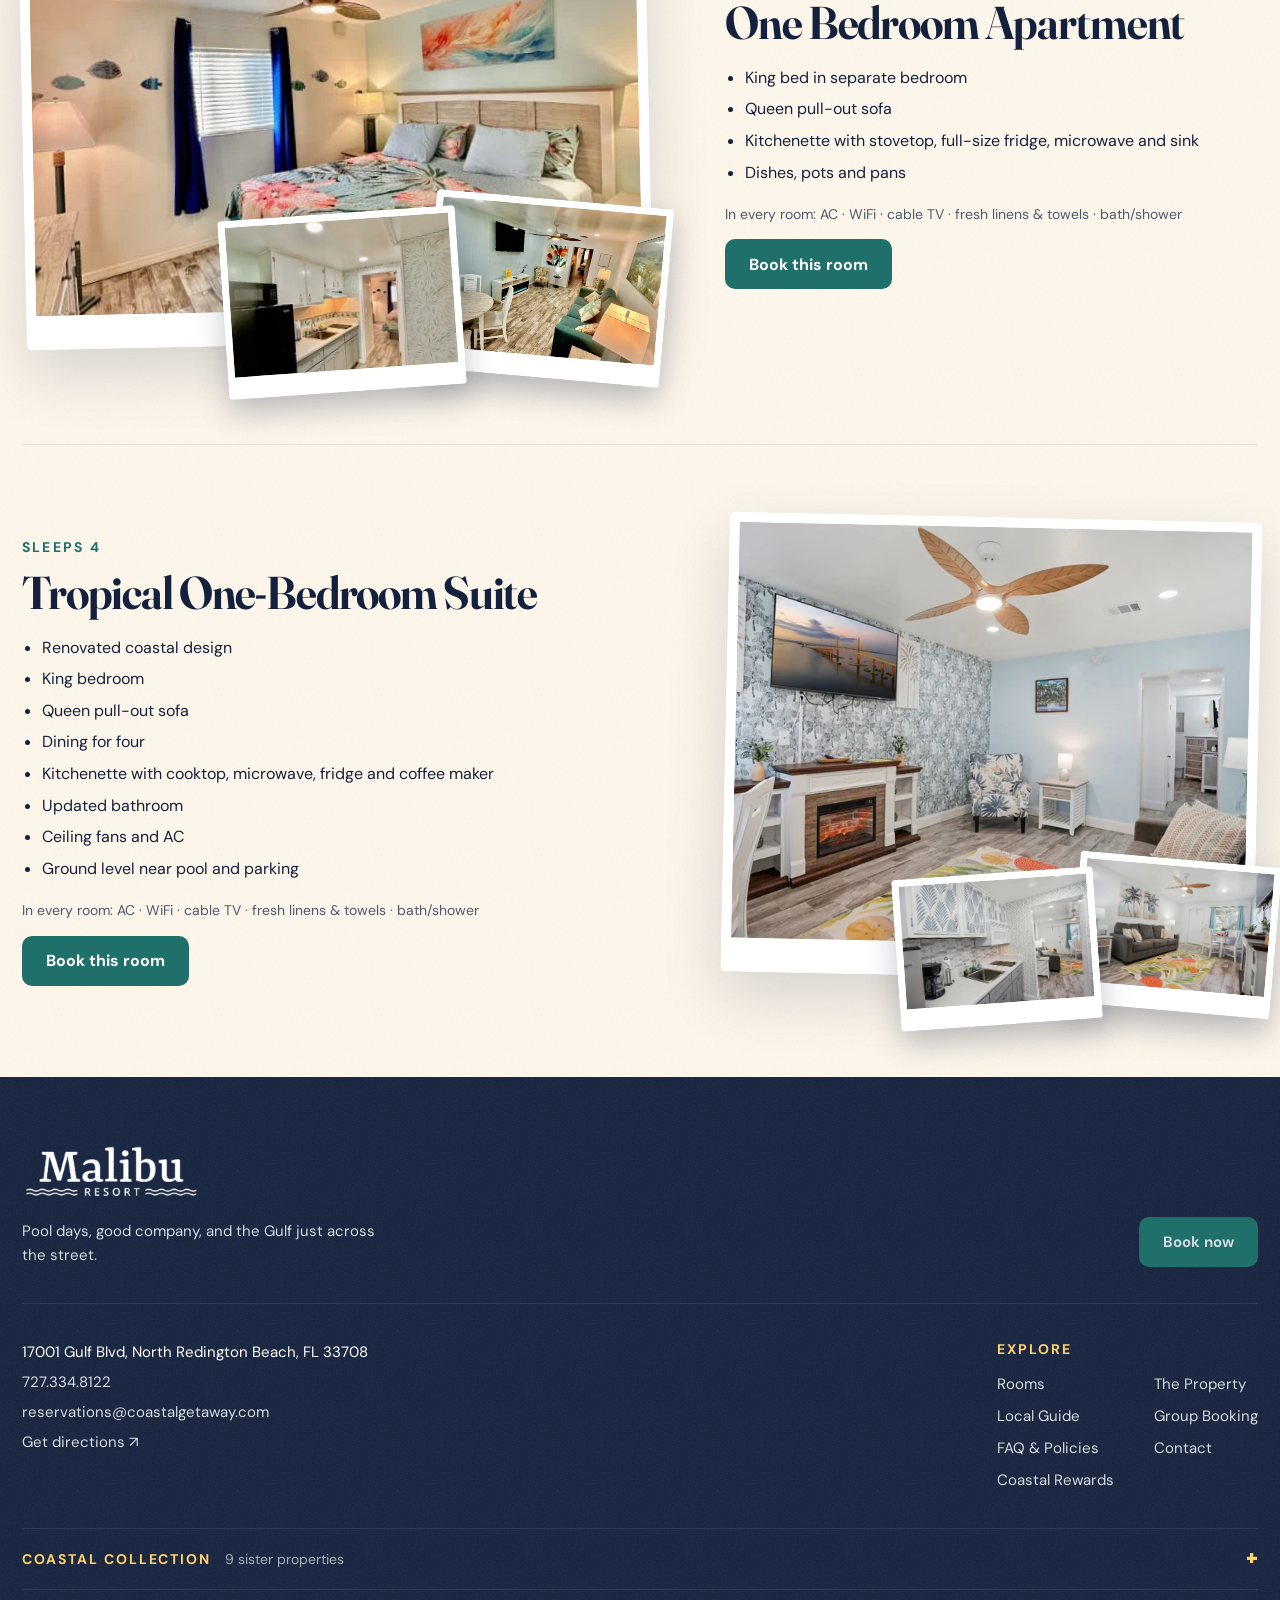
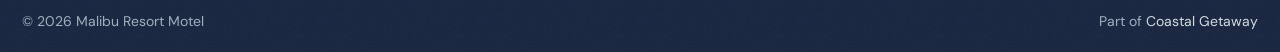
<file: rooms.html>
<!DOCTYPE html>

<html lang="en"><head>
  <meta charset="utf-8"/>
  <meta content="width=device-width, initial-scale=1" name="viewport"/>
  <title>Rooms | Malibu Resort Motel | North Redington Beach, FL</title>
  <meta content="Explore six Malibu Resort Motel room types, from King rooms to efficiencies and suites. Check direct availability for your stay." name="description"/>
  <link href="assets/images/logo.png" rel="icon" type="image/png"/>
  <meta content="Malibu Resort Motel" property="og:site_name"/>
  <meta content="website" property="og:type"/>
  <meta content="assets/images/property-05-1600.webp" property="og:image"/>
  <link href="https://fonts.googleapis.com" rel="preconnect"/>
  <link crossorigin="" href="https://fonts.gstatic.com" rel="preconnect"/>
  <link href="https://fonts.googleapis.com/css2?family=DM+Sans:wght@400;500;600;700&amp;family=Fraunces:ital,opsz,wght@0,9..144,500..700;1,9..144,500..700&amp;family=Righteous&amp;display=swap" rel="stylesheet"/>
  <link href="assets/style-v2.css" rel="stylesheet"/>
</head>
<body class="inner-page"><a class="skip-link" href="#main">Skip to content</a>
<header class="site-header">
  <div class="wrap header-inner"><a aria-label="Malibu Resort Motel home" class="brand" href="index.html">
      <img alt="Malibu Resort Motel" src="assets/images/logo.png"/></a>
    <nav aria-label="Main navigation" class="desktop-nav"><a href="rooms.html">Rooms</a><a href="property.html">The Property</a><a href="local-guide.html">Local Guide</a><a href="index.html#rewards">Coastal Rewards</a>
    </nav>
    <a class="button header-book" href="https://hotels.cloudbeds.com/en/reservation/ivsspZ?currency=usd" rel="noopener noreferrer" target="_blank">Book now</a>
    <button aria-controls="mobile-menu" aria-expanded="false" aria-label="Open menu" class="menu-toggle" type="button"><span></span><span></span><span></span>
    </button>
  </div>
  <nav aria-label="Mobile navigation" class="mobile-menu" hidden="" id="mobile-menu"><a href="rooms.html">Rooms</a><a href="property.html">The Property</a><a href="local-guide.html">Local Guide</a><a href="index.html#rewards">Coastal Rewards</a><a href="group-booking.html">Group Booking</a><a href="faq-policies.html">FAQ &amp; Policies</a><a href="contact.html">Contact</a>
    <a class="button" href="https://hotels.cloudbeds.com/en/reservation/ivsspZ?currency=usd" rel="noopener noreferrer" target="_blank">Book now</a>
  </nav>
</header>
<main id="main">
  <section class="inner-hero hero-split hero-coral" style="--inner-image:url('images/pro-room-bed-1200.webp')">
    <div class="wrap inner-hero-content">
      <h1>Find your kind of Malibu
      </h1>
    </div>
  </section>
  <section class="section compact">
    <div class="wrap detailed-rooms">
      <article class="detail-room" id="room-491562">
        <div class="detail-gallery">
          <img alt="Standard King guest room" loading="lazy" src="assets/images/room-standard-king-800.webp" srcset="assets/images/room-standard-king-800.webp 800w, assets/images/room-standard-king-1200.webp 1200w, assets/images/room-standard-king-1600.webp 1600w" sizes="(max-width: 960px) 100vw, 680px"/>
        </div>
        <div>
          <p class="eyebrow">Sleeps 2 + 1 child
          </p>
          <h2>Standard King
          </h2>
          <ul class="check-list">
            <li>King bed
            </li>
            <li>Mini-fridge
            </li>
            <li>Microwave
            </li>
          </ul>
          <p class="shared-specs">In every room: AC · WiFi · cable TV · fresh linens &amp; towels · bath/shower
          </p>
          <a class="button" href="https://hotels.cloudbeds.com/en/reservation/ivsspZ?rid=491562&amp;currency=usd" rel="noopener noreferrer" target="_blank">Book this room</a>
        </div>
      </article>
      <article class="detail-room" id="room-491563">
        <div class="detail-gallery">
          <img alt="King Efficiency guest room" loading="lazy" src="assets/images/room-king-efficiency-800.webp" srcset="assets/images/room-king-efficiency-800.webp 800w, assets/images/room-king-efficiency-1200.webp 1200w, assets/images/room-king-efficiency-1600.webp 1600w" sizes="(max-width: 960px) 100vw, 680px"/>
        </div>
        <div>
          <p class="eyebrow">Sleeps 2 + 1 child
          </p>
          <h2>King Efficiency
          </h2>
          <ul class="check-list">
            <li>King bed
            </li>
            <li>Full-size fridge
            </li>
            <li>Stovetop
            </li>
            <li>Sink
            </li>
            <li>Microwave
            </li>
          </ul>
          <p class="shared-specs">In every room: AC · WiFi · cable TV · fresh linens &amp; towels · bath/shower
          </p>
          <a class="button" href="https://hotels.cloudbeds.com/en/reservation/ivsspZ?rid=491563&amp;currency=usd" rel="noopener noreferrer" target="_blank">Book this room</a>
        </div>
      </article>
      <article class="detail-room" id="room-491564">
        <div class="detail-gallery">
          <img alt="Standard Double guest room" loading="lazy" src="assets/images/room-standard-double-800.webp" srcset="assets/images/room-standard-double-800.webp 800w, assets/images/room-standard-double-1200.webp 1200w, assets/images/room-standard-double-1600.webp 1600w" sizes="(max-width: 960px) 100vw, 680px"/>
          <img alt="Standard Double guest room with dresser and TV" loading="lazy" src="assets/images/room-standard-double-2-800.webp" srcset="assets/images/room-standard-double-2-800.webp 800w, assets/images/room-standard-double-2-1200.webp 1200w, assets/images/room-standard-double-2-1600.webp 1600w" sizes="(max-width: 620px) 45vw, 300px"/>
        </div>
        <div>
          <p class="eyebrow">Sleeps 4
          </p>
          <h2>Standard Double
          </h2>
          <ul class="check-list">
            <li>Two beds
            </li>
            <li>Mini-fridge
            </li>
            <li>Microwave
            </li>
          </ul>
          <p class="shared-specs">In every room: AC · WiFi · cable TV · fresh linens &amp; towels · bath/shower
          </p>
          <a class="button" href="https://hotels.cloudbeds.com/en/reservation/ivsspZ?rid=491564&amp;currency=usd" rel="noopener noreferrer" target="_blank">Book this room</a>
        </div>
      </article>
      <article class="detail-room" id="room-491565">
        <div class="detail-gallery">
          <img alt="Double Bed Efficiency guest room" loading="lazy" src="assets/images/room-double-efficiency-800.webp" srcset="assets/images/room-double-efficiency-800.webp 800w, assets/images/room-double-efficiency-1200.webp 1200w, assets/images/room-double-efficiency-1600.webp 1600w" sizes="(max-width: 960px) 100vw, 680px"/>
        </div>
        <div>
          <p class="eyebrow">Sleeps 4
          </p>
          <h2>Double Bed Efficiency
          </h2>
          <ul class="check-list">
            <li>Two beds
            </li>
            <li>Full-size fridge
            </li>
            <li>Stovetop
            </li>
            <li>Sink
            </li>
            <li>Microwave
            </li>
          </ul>
          <p class="shared-specs">In every room: AC · WiFi · cable TV · fresh linens &amp; towels · bath/shower
          </p>
          <a class="button" href="https://hotels.cloudbeds.com/en/reservation/ivsspZ?rid=491565&amp;currency=usd" rel="noopener noreferrer" target="_blank">Book this room</a>
        </div>
      </article>
      <article class="detail-room" id="room-491566">
        <div class="detail-gallery">
          <img alt="One Bedroom Apartment bedroom with king bed" loading="lazy" src="assets/images/room-apartment-800.webp" srcset="assets/images/room-apartment-800.webp 800w" sizes="(max-width: 960px) 100vw, 680px"/>
          <img alt="One Bedroom Apartment living and dining area" loading="lazy" src="assets/images/room-apartment-living-800.webp" srcset="assets/images/room-apartment-living-800.webp 800w, assets/images/room-apartment-living-1200.webp 1200w" sizes="(max-width: 620px) 45vw, 300px"/>
          <img alt="One Bedroom Apartment kitchenette" loading="lazy" src="assets/images/room-apartment-kitchen-800.webp" srcset="assets/images/room-apartment-kitchen-800.webp 800w" sizes="(max-width: 620px) 45vw, 300px"/>
        </div>
        <div>
          <p class="eyebrow">Sleeps 4
          </p>
          <h2>One Bedroom Apartment
          </h2>
          <ul class="check-list">
            <li>King bed in separate bedroom
            </li>
            <li>Queen pull-out sofa
            </li>
            <li>Kitchenette with stovetop, full-size fridge, microwave and sink
            </li>
            <li>Dishes, pots and pans
            </li>
          </ul>
          <p class="shared-specs">In every room: AC · WiFi · cable TV · fresh linens &amp; towels · bath/shower
          </p>
          <a class="button" href="https://hotels.cloudbeds.com/en/reservation/ivsspZ?rid=491566&amp;currency=usd" rel="noopener noreferrer" target="_blank">Book this room</a>
        </div>
      </article>
      <article class="detail-room" id="room-491567">
        <div class="detail-gallery">
          <img alt="Tropical One-Bedroom Suite guest room" decoding="async" height="1000" loading="eager" src="assets/images/room-tropical-suite-800.webp" srcset="assets/images/room-tropical-suite-800.webp 800w, assets/images/room-tropical-suite-1200.webp 1200w, assets/images/room-tropical-suite-1600.webp 1600w" sizes="(max-width: 960px) 100vw, 680px" width="1503"/>
          <img alt="Tropical One-Bedroom Suite living and dining area" loading="lazy" src="assets/images/room-tropical-suite-living-800.webp" srcset="assets/images/room-tropical-suite-living-800.webp 800w, assets/images/room-tropical-suite-living-1200.webp 1200w, assets/images/room-tropical-suite-living-1600.webp 1600w" sizes="(max-width: 620px) 45vw, 300px"/>
          <img alt="Tropical One-Bedroom Suite kitchenette" loading="lazy" src="assets/images/room-tropical-suite-kitchen-800.webp" srcset="assets/images/room-tropical-suite-kitchen-800.webp 800w, assets/images/room-tropical-suite-kitchen-1200.webp 1200w, assets/images/room-tropical-suite-kitchen-1600.webp 1600w" sizes="(max-width: 620px) 45vw, 300px"/>
        </div>
        <div>
          <p class="eyebrow">Sleeps 4
          </p>
          <h2>Tropical One-Bedroom Suite
          </h2>
          <ul class="check-list">
            <li>Renovated coastal design
            </li>
            <li>King bedroom
            </li>
            <li>Queen pull-out sofa
            </li>
            <li>Dining for four
            </li>
            <li>Kitchenette with cooktop, microwave, fridge and coffee maker
            </li>
            <li>Updated bathroom
            </li>
            <li>Ceiling fans and AC
            </li>
            <li>Ground level near pool and parking
            </li>
          </ul>
          <p class="shared-specs">In every room: AC · WiFi · cable TV · fresh linens &amp; towels · bath/shower
          </p>
          <a class="button" href="https://hotels.cloudbeds.com/en/reservation/ivsspZ?rid=491567&amp;currency=usd" rel="noopener noreferrer" target="_blank">Book this room</a>
        </div>
      </article>
    </div>
  </section>
</main>
<footer class="site-footer">
  <div class="wrap footer-top">
    <div class="footer-brand">
      <a aria-label="Malibu Resort Motel home" class="footer-logo" href="index.html"><img alt="Malibu Resort Motel" loading="lazy" src="assets/images/logo.png"/></a>
      <p>Pool days, good company, and the Gulf just across the street.</p>
    </div>
    <a class="button footer-book" href="https://hotels.cloudbeds.com/en/reservation/ivsspZ?currency=usd" rel="noopener noreferrer" target="_blank">Book now</a>
  </div>
  <div class="wrap footer-main">
    <address class="footer-contact">
      <span>17001 Gulf Blvd, North Redington Beach, FL 33708</span>
      <a href="tel:+17273348122">727.334.8122</a>
      <a href="mailto:reservations@coastalgetaway.com">reservations@coastalgetaway.com</a>
      <a href="https://www.google.com/maps/search/?api=1&amp;query=17001+Gulf+Blvd+North+Redington+Beach+FL+33708" rel="noopener noreferrer" target="_blank">Get directions ↗</a>
    </address>
    <nav aria-label="Footer" class="footer-nav">
      <h2>Explore</h2>
      <ul>
        <li><a href="rooms.html">Rooms</a></li>
        <li><a href="property.html">The Property</a></li>
        <li><a href="local-guide.html">Local Guide</a></li>
        <li><a href="group-booking.html">Group Booking</a></li>
        <li><a href="faq-policies.html">FAQ &amp; Policies</a></li>
        <li><a href="contact.html">Contact</a></li>
        <li><a href="index.html#rewards">Coastal Rewards</a></li>
      </ul>
    </nav>
  </div>
  <details class="wrap footer-collection">
    <summary><h2>Coastal Collection</h2><span>9 sister properties</span></summary>
    <ul>
      <li><a href="https://www.bluebirddaytahoe.com/" rel="noopener noreferrer" target="_blank">Bluebird Day Inn <small>(Lake Tahoe, CA)</small></a></li>
      <li><a href="https://www.genevahoteltiki.com/" rel="noopener noreferrer" target="_blank">Geneva Hotel &amp; Tiki <small>(Lake Lure, NC)</small></a></li>
      <li><a href="https://www.thepineola.com/" rel="noopener noreferrer" target="_blank">The Pineola <small>(Blue Ridge Mtns, NC)</small></a></li>
      <li><a href="https://www.hickoryfallsinn.com/" rel="noopener noreferrer" target="_blank">Hickory Falls Inn <small>(Lake Lure, NC)</small></a></li>
      <li><a href="https://www.blindpassresort.com/" rel="noopener noreferrer" target="_blank">Blind Pass Resort Motel <small>(St Pete Beach, FL)</small></a></li>
      <li><a href="https://www.seashellsbeachclub.com/" rel="noopener noreferrer" target="_blank">Sea Shells Beach Club <small>(Daytona Beach, FL)</small></a></li>
      <li><a href="https://www.coastalsuites.com/" rel="noopener noreferrer" target="_blank">Coastal Suites <small>(Wilmington, NC)</small></a></li>
      <li><a href="https://www.thepatriotsmotel.com/" rel="noopener noreferrer" target="_blank">Patriots Boutique Motel <small>(San Clemente, CA)</small></a></li>
      <li><a href="https://www.islandhousebeachhotel.com/" rel="noopener noreferrer" target="_blank">Island House Resort Hotel <small>(North Redington Beach, FL)</small></a></li>
    </ul>
  </details>
  <div class="footer-bottom wrap">
    <p>© <span id="year">2026</span> Malibu Resort Motel</p>
    <p>Part of <a href="https://coastalgetaway.com/" rel="noopener noreferrer" target="_blank">Coastal Getaway</a></p>
  </div>
</footer>
<script defer="" src="assets/script.js">
</script>
<a class="mobile-book-bar" href="https://hotels.cloudbeds.com/en/reservation/ivsspZ?currency=usd" rel="noopener noreferrer" target="_blank">Book now <span aria-hidden="true">↗</span></a></body></html>
</file>
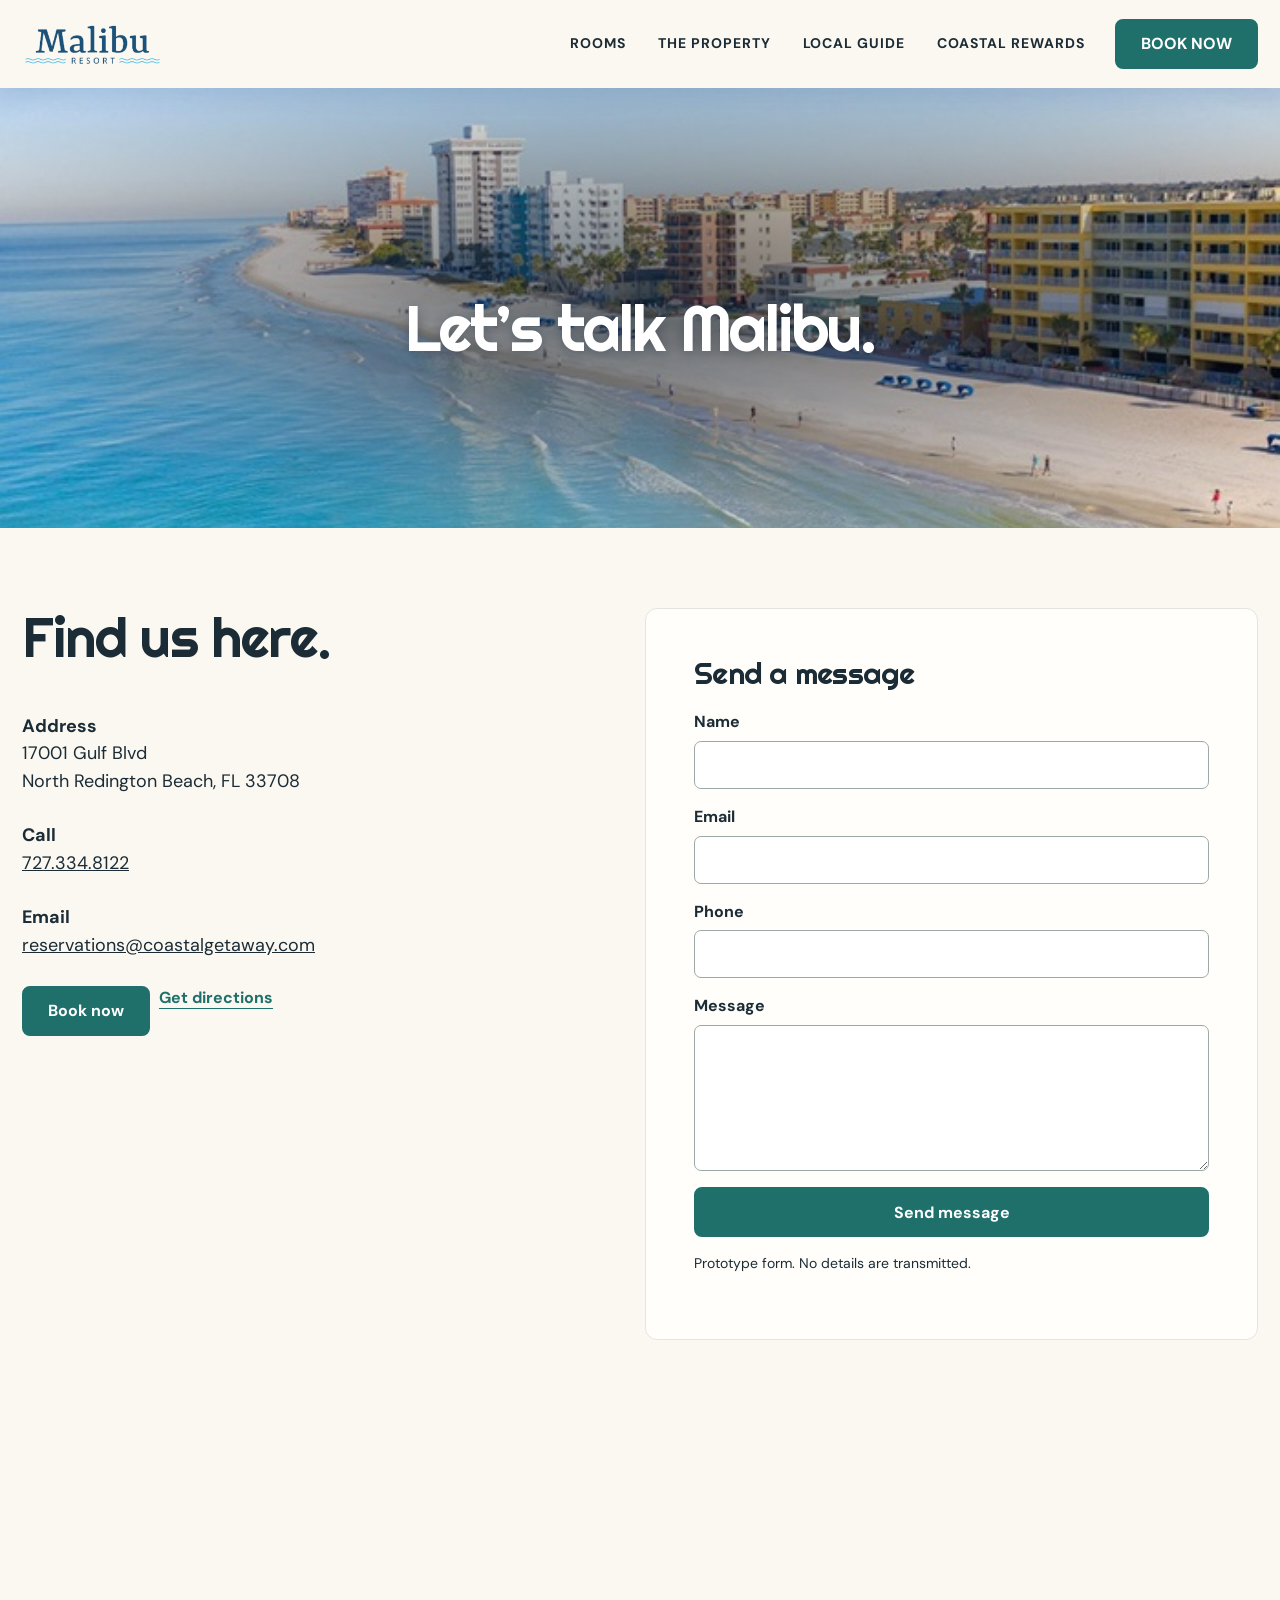
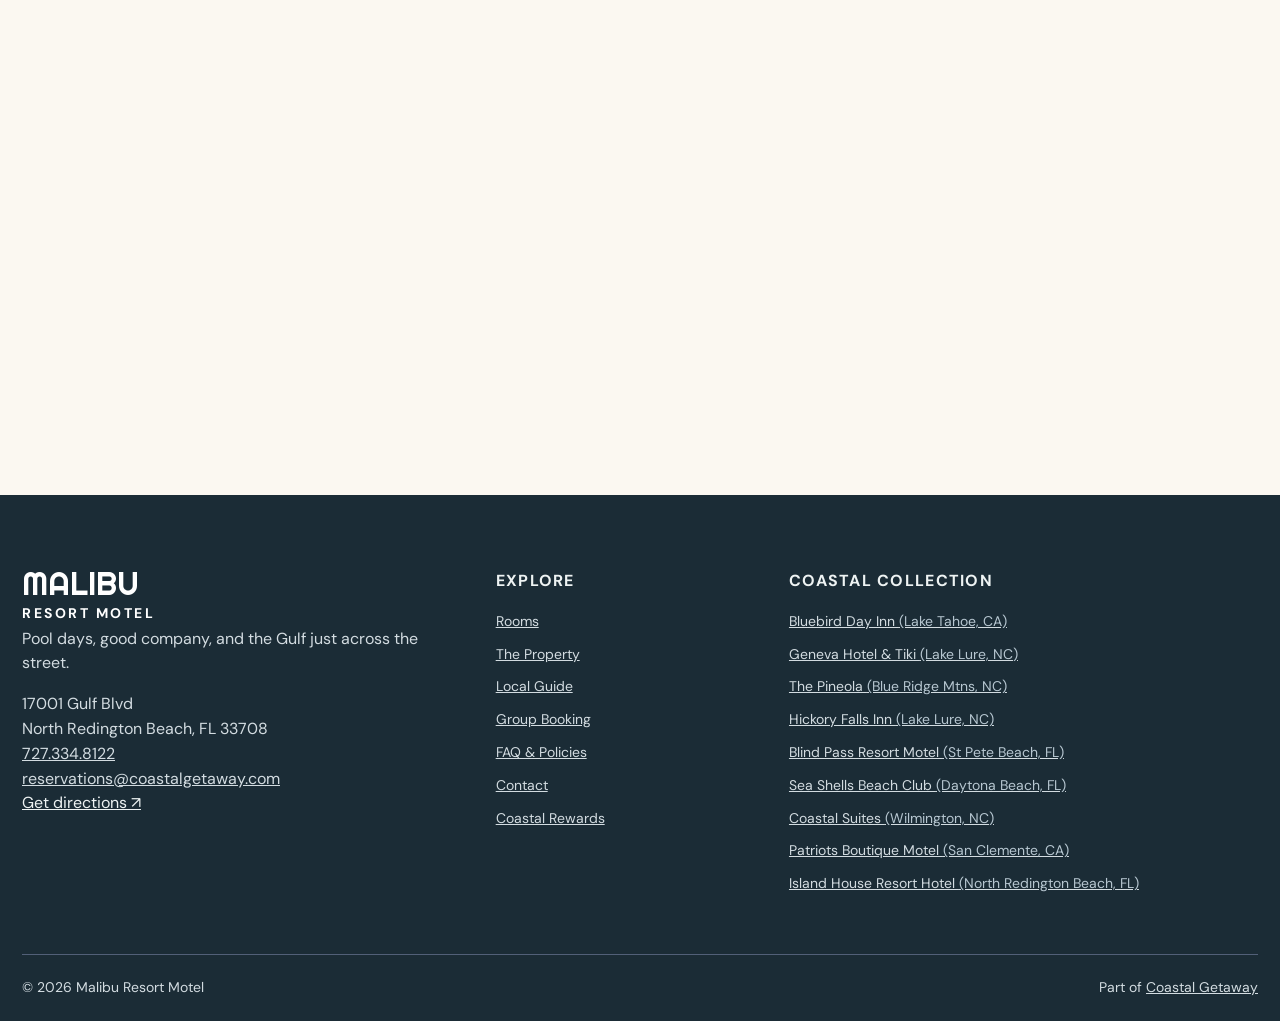
<file: malibu-prototype/contact.html>
<!DOCTYPE html>

<html lang="en"><head><meta charset="utf-8"/><meta content="width=device-width, initial-scale=1" name="viewport"/><title>Contact | Malibu Resort Motel | North Redington Beach, FL</title><meta content="Contact Malibu Resort Motel at 17001 Gulf Blvd, North Redington Beach. Call 727.334.8122 or email reservations@coastalgetaway.com." name="description"/><link href="https://fonts.googleapis.com" rel="preconnect"/><link crossorigin="" href="https://fonts.gstatic.com" rel="preconnect"/><link href="https://fonts.googleapis.com/css2?family=DM+Sans:wght@400;500;600;700&amp;family=Righteous&amp;display=swap" rel="stylesheet"/><link href="assets/style-v2.css" rel="stylesheet"/></head><body class="inner-page"><a class="skip-link" href="#main">Skip to content</a><header class="site-header"><div class="wrap header-inner"><a aria-label="Malibu Resort Motel home" class="brand" href="index.html"><img alt="Malibu Resort Motel" src="assets/images/logo.png"/></a><nav aria-label="Main navigation" class="desktop-nav"><a href="rooms.html">Rooms</a><a href="property.html">The Property</a><a href="local-guide.html">Local Guide</a><a href="index.html#rewards">Coastal Rewards</a></nav><a class="button header-book" href="https://hotels.cloudbeds.com/en/reservation/ivsspZ?currency=usd" rel="noopener noreferrer" target="_blank">Book now</a><button aria-controls="mobile-menu" aria-expanded="false" aria-label="Open menu" class="menu-toggle" type="button"><span></span><span></span><span></span></button></div><nav aria-label="Mobile navigation" class="mobile-menu" hidden="" id="mobile-menu"><a href="rooms.html">Rooms</a><a href="property.html">The Property</a><a href="local-guide.html">Local Guide</a><a href="index.html#rewards">Coastal Rewards</a><a href="group-booking.html">Group Booking</a><a href="faq-policies.html">FAQ &amp; Policies</a><a href="contact.html">Contact</a><a class="button" href="https://hotels.cloudbeds.com/en/reservation/ivsspZ?currency=usd" rel="noopener noreferrer" target="_blank">Book now</a></nav></header><main id="main"><section class="inner-hero" style="--inner-image:url('images/beach.jpg')"><div class="wrap inner-hero-content"><h1>Let’s talk Malibu.</h1></div></section><section class="section compact"><div class="wrap form-layout"><div class="contact-details"><h2>Find us here.</h2><p><strong>Address</strong><br/>17001 Gulf Blvd<br/>North Redington Beach, FL 33708</p><p><strong>Call</strong><br/><a href="tel:+17273348122">727.334.8122</a></p><p><strong>Email</strong><br/><a href="mailto:reservations@coastalgetaway.com">reservations@coastalgetaway.com</a></p><div class="button-row"><a class="button" href="https://hotels.cloudbeds.com/en/reservation/ivsspZ?currency=usd" rel="noopener noreferrer" target="_blank">Book now</a><a class="text-link" href="https://www.google.com/maps/search/?api=1&amp;query=17001+Gulf+Blvd+North+Redington+Beach+FL+33708" rel="noopener noreferrer" target="_blank">Get directions</a></div></div><form class="site-form" data-demo-form="" data-success="Thanks! This prototype does not send messages yet. Please call or email the motel directly."><h2>Send a message</h2><label>Name<input autocomplete="name" name="name" required=""/></label><label>Email<input autocomplete="email" name="email" required="" type="email"/></label><label>Phone<input autocomplete="tel" name="phone" type="tel"/></label><label>Message<textarea name="message" required="" rows="5"></textarea></label><button class="button" type="submit">Send message</button><p class="form-note">Prototype form. No details are transmitted.</p><p aria-live="polite" class="form-status" role="status"></p></form></div></section><section class="section compact"><div class="wrap"><iframe class="map" loading="lazy" referrerpolicy="no-referrer-when-downgrade" src="https://www.google.com/maps?q=17001+Gulf+Blvd,+North+Redington+Beach,+FL+33708&amp;output=embed" title="Map to Malibu Resort Motel"></iframe></div></section></main><footer class="site-footer"><div class="wrap footer-grid"><div><a class="footer-logo" href="index.html">MALIBU <span>RESORT MOTEL</span></a><p>Pool days, good company, and the Gulf just across the street.</p><address>17001 Gulf Blvd<br/>North Redington Beach, FL 33708<br/><a href="tel:+17273348122">727.334.8122</a><br/><a href="mailto:reservations@coastalgetaway.com">reservations@coastalgetaway.com</a></address><a href="https://www.google.com/maps/search/?api=1&amp;query=17001+Gulf+Blvd+North+Redington+Beach+FL+33708" rel="noopener noreferrer" target="_blank">Get directions ↗</a></div><div><h2>Explore</h2><ul><li><a href="rooms.html">Rooms</a></li><li><a href="property.html">The Property</a></li><li><a href="local-guide.html">Local Guide</a></li><li><a href="group-booking.html">Group Booking</a></li><li><a href="faq-policies.html">FAQ &amp; Policies</a></li><li><a href="contact.html">Contact</a></li><li><a href="index.html#rewards">Coastal Rewards</a></li></ul></div><div><h2>Coastal Collection</h2><ul><li><a href="https://www.bluebirddaytahoe.com/" rel="noopener noreferrer" target="_blank">Bluebird Day Inn <small>(Lake Tahoe, CA)</small></a></li><li><a href="https://www.genevahoteltiki.com/" rel="noopener noreferrer" target="_blank">Geneva Hotel &amp; Tiki <small>(Lake Lure, NC)</small></a></li><li><a href="https://www.thepineola.com/" rel="noopener noreferrer" target="_blank">The Pineola <small>(Blue Ridge Mtns, NC)</small></a></li><li><a href="https://www.hickoryfallsinn.com/" rel="noopener noreferrer" target="_blank">Hickory Falls Inn <small>(Lake Lure, NC)</small></a></li><li><a href="https://www.blindpassresort.com/" rel="noopener noreferrer" target="_blank">Blind Pass Resort Motel <small>(St Pete Beach, FL)</small></a></li><li><a href="https://www.seashellsbeachclub.com/" rel="noopener noreferrer" target="_blank">Sea Shells Beach Club <small>(Daytona Beach, FL)</small></a></li><li><a href="https://www.coastalsuites.com/" rel="noopener noreferrer" target="_blank">Coastal Suites <small>(Wilmington, NC)</small></a></li><li><a href="https://www.thepatriotsmotel.com/" rel="noopener noreferrer" target="_blank">Patriots Boutique Motel <small>(San Clemente, CA)</small></a></li><li><a href="https://www.islandhousebeachhotel.com/" rel="noopener noreferrer" target="_blank">Island House Resort Hotel <small>(North Redington Beach, FL)</small></a></li></ul></div></div><div class="footer-bottom wrap"><p>© <span id="year">2026</span> Malibu Resort Motel</p><p>Part of <a href="https://coastalgetaway.com/" rel="noopener noreferrer" target="_blank">Coastal Getaway</a></p></div></footer><script defer="" src="assets/script.js"></script></body></html>
</file>
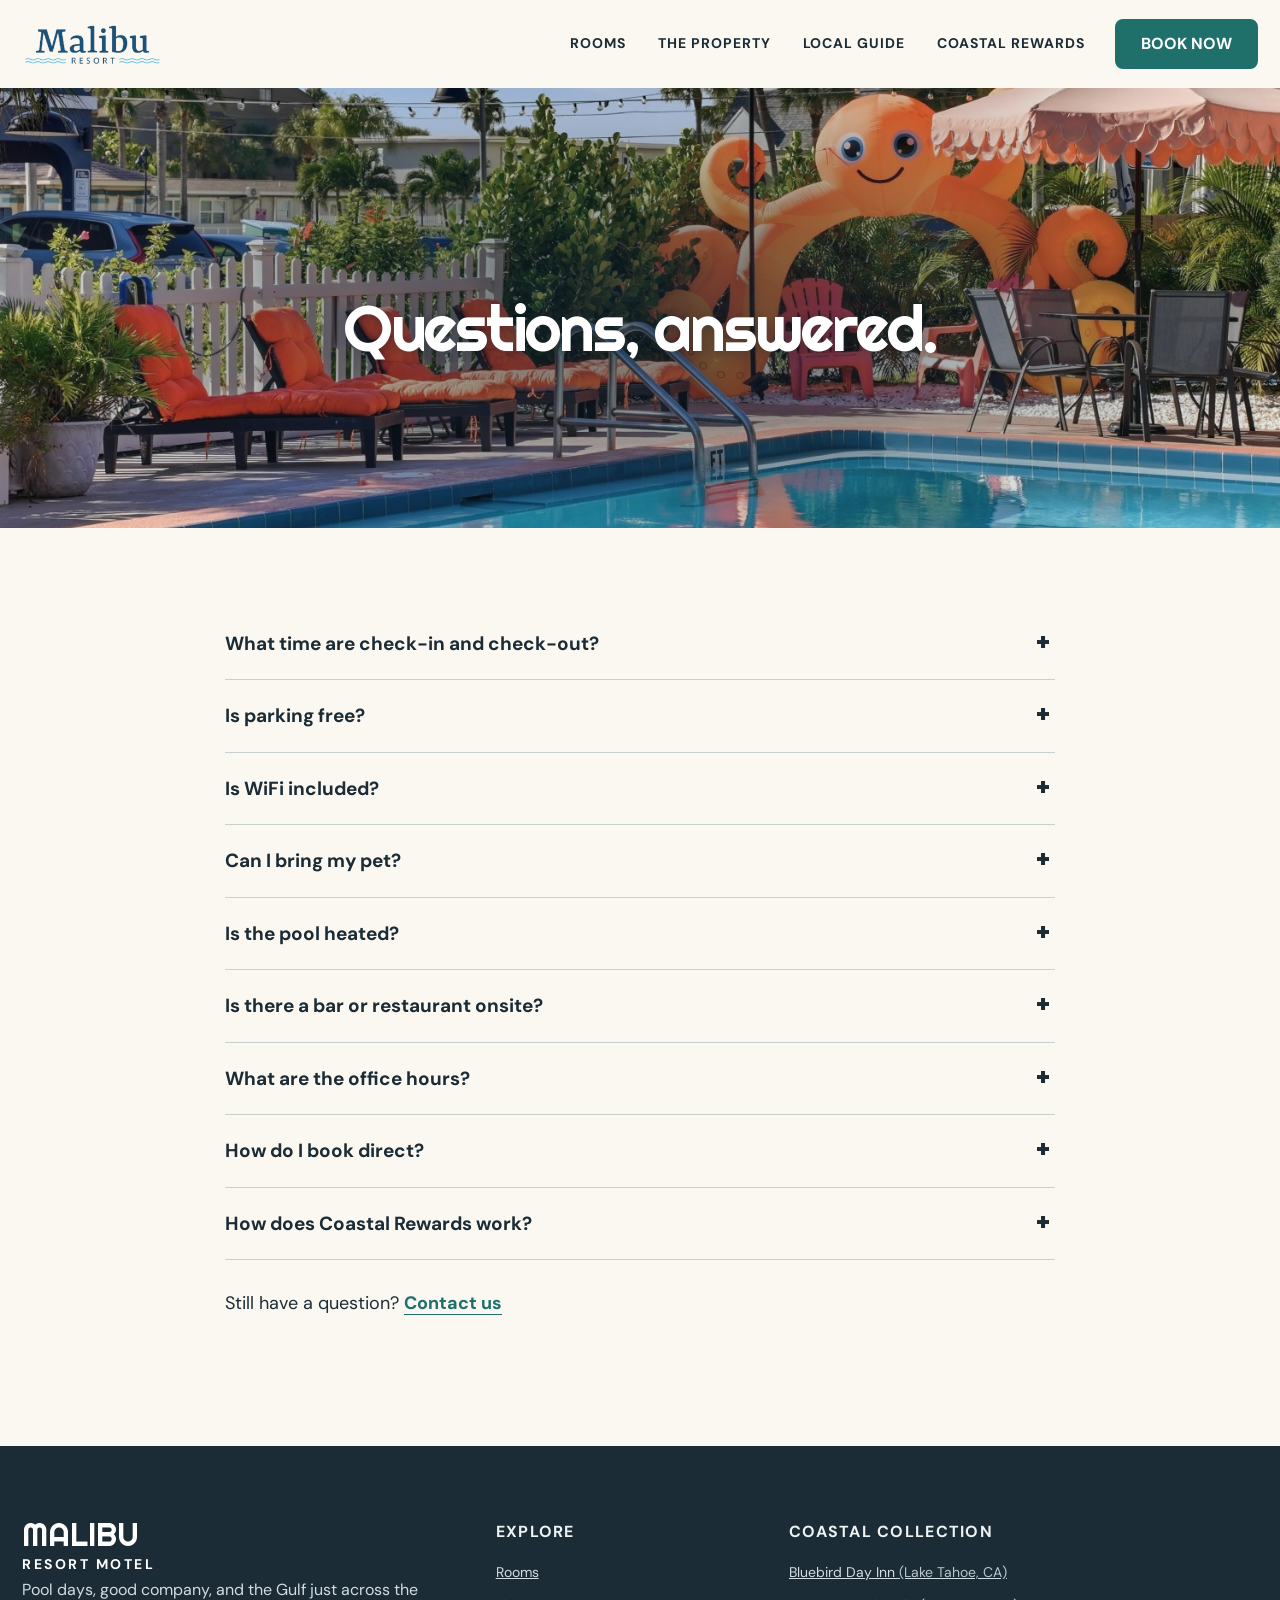
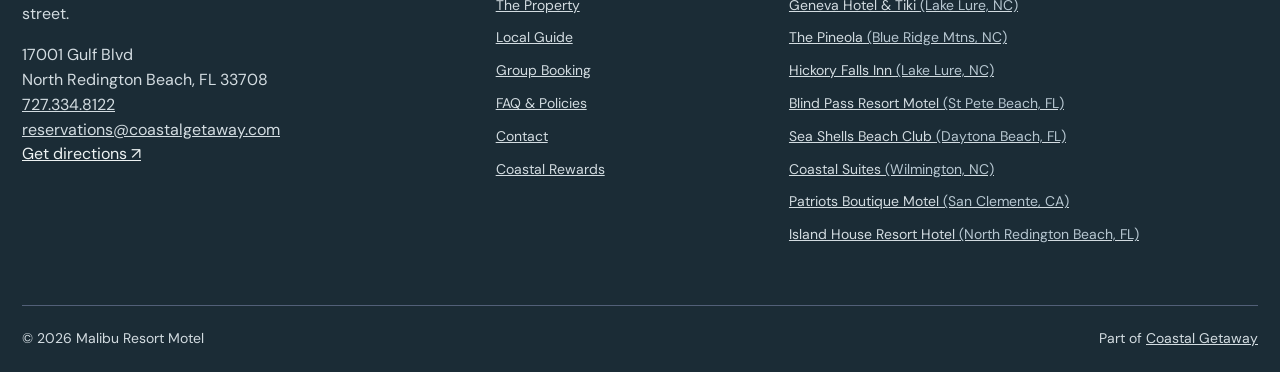
<file: malibu-prototype/faq-policies.html>
<!DOCTYPE html>

<html lang="en"><head><meta charset="utf-8"/><meta content="width=device-width, initial-scale=1" name="viewport"/><title>FAQ &amp; Policies | Malibu Resort Motel | North Redington Beach, FL</title><meta content="Find Malibu Resort Motel check-in times, parking, WiFi, pet information, pool details, booking help, and Coastal Rewards basics." name="description"/><link href="https://fonts.googleapis.com" rel="preconnect"/><link crossorigin="" href="https://fonts.gstatic.com" rel="preconnect"/><link href="https://fonts.googleapis.com/css2?family=DM+Sans:wght@400;500;600;700&amp;family=Righteous&amp;display=swap" rel="stylesheet"/><link href="assets/style-v2.css" rel="stylesheet"/></head><body class="inner-page"><a class="skip-link" href="#main">Skip to content</a><header class="site-header"><div class="wrap header-inner"><a aria-label="Malibu Resort Motel home" class="brand" href="index.html"><img alt="Malibu Resort Motel" src="assets/images/logo.png"/></a><nav aria-label="Main navigation" class="desktop-nav"><a href="rooms.html">Rooms</a><a href="property.html">The Property</a><a href="local-guide.html">Local Guide</a><a href="index.html#rewards">Coastal Rewards</a></nav><a class="button header-book" href="https://hotels.cloudbeds.com/en/reservation/ivsspZ?currency=usd" rel="noopener noreferrer" target="_blank">Book now</a><button aria-controls="mobile-menu" aria-expanded="false" aria-label="Open menu" class="menu-toggle" type="button"><span></span><span></span><span></span></button></div><nav aria-label="Mobile navigation" class="mobile-menu" hidden="" id="mobile-menu"><a href="rooms.html">Rooms</a><a href="property.html">The Property</a><a href="local-guide.html">Local Guide</a><a href="index.html#rewards">Coastal Rewards</a><a href="group-booking.html">Group Booking</a><a href="faq-policies.html">FAQ &amp; Policies</a><a href="contact.html">Contact</a><a class="button" href="https://hotels.cloudbeds.com/en/reservation/ivsspZ?currency=usd" rel="noopener noreferrer" target="_blank">Book now</a></nav></header><main id="main"><section class="inner-hero" style="--inner-image:url('images/property-05.jpg')"><div class="wrap inner-hero-content"><h1>Questions, answered.</h1></div></section><section class="section compact"><div class="wrap narrow faq-list"><details><summary>What time are check-in and check-out?</summary><p>Check-in is 3:00 PM. Check-out is 11:00 AM.</p></details><details><summary>Is parking free?</summary><p>Yes, parking is free.</p></details><details><summary>Is WiFi included?</summary><p>Yes, free WiFi is available.</p></details><details><summary>Can I bring my pet?</summary><p>Pets are welcome. Restrictions and fees apply. Contact us for details.</p></details><details><summary>Is the pool heated?</summary><p>Yes. The outdoor pool is heated and measures 20 × 40.</p></details><details><summary>Is there a bar or restaurant onsite?</summary><p>Yes. Crusty Pelican is attached to the property and serves pizza, wings, tropical drinks, and more.</p></details><details><summary>What are the office hours?</summary><p>Malibu is a limited-service property with reduced office hours. Contact us for current hours and arrival details.</p></details><details><summary>How do I book direct?</summary><p>Use any Book now button to check availability through Cloudbeds, or contact us directly.</p></details><details><summary>How does Coastal Rewards work?</summary><p>Join free for Bronze 10% off. Silver 15% follows 10 qualifying nights; Gold 20% follows 20 qualifying nights. Savings apply to eligible direct bookings. See the terms and conditions for details.</p></details><p class="faq-help">Still have a question? <a class="text-link" href="contact.html">Contact us</a></p></div></section></main><footer class="site-footer"><div class="wrap footer-grid"><div><a class="footer-logo" href="index.html">MALIBU <span>RESORT MOTEL</span></a><p>Pool days, good company, and the Gulf just across the street.</p><address>17001 Gulf Blvd<br/>North Redington Beach, FL 33708<br/><a href="tel:+17273348122">727.334.8122</a><br/><a href="mailto:reservations@coastalgetaway.com">reservations@coastalgetaway.com</a></address><a href="https://www.google.com/maps/search/?api=1&amp;query=17001+Gulf+Blvd+North+Redington+Beach+FL+33708" rel="noopener noreferrer" target="_blank">Get directions ↗</a></div><div><h2>Explore</h2><ul><li><a href="rooms.html">Rooms</a></li><li><a href="property.html">The Property</a></li><li><a href="local-guide.html">Local Guide</a></li><li><a href="group-booking.html">Group Booking</a></li><li><a href="faq-policies.html">FAQ &amp; Policies</a></li><li><a href="contact.html">Contact</a></li><li><a href="index.html#rewards">Coastal Rewards</a></li></ul></div><div><h2>Coastal Collection</h2><ul><li><a href="https://www.bluebirddaytahoe.com/" rel="noopener noreferrer" target="_blank">Bluebird Day Inn <small>(Lake Tahoe, CA)</small></a></li><li><a href="https://www.genevahoteltiki.com/" rel="noopener noreferrer" target="_blank">Geneva Hotel &amp; Tiki <small>(Lake Lure, NC)</small></a></li><li><a href="https://www.thepineola.com/" rel="noopener noreferrer" target="_blank">The Pineola <small>(Blue Ridge Mtns, NC)</small></a></li><li><a href="https://www.hickoryfallsinn.com/" rel="noopener noreferrer" target="_blank">Hickory Falls Inn <small>(Lake Lure, NC)</small></a></li><li><a href="https://www.blindpassresort.com/" rel="noopener noreferrer" target="_blank">Blind Pass Resort Motel <small>(St Pete Beach, FL)</small></a></li><li><a href="https://www.seashellsbeachclub.com/" rel="noopener noreferrer" target="_blank">Sea Shells Beach Club <small>(Daytona Beach, FL)</small></a></li><li><a href="https://www.coastalsuites.com/" rel="noopener noreferrer" target="_blank">Coastal Suites <small>(Wilmington, NC)</small></a></li><li><a href="https://www.thepatriotsmotel.com/" rel="noopener noreferrer" target="_blank">Patriots Boutique Motel <small>(San Clemente, CA)</small></a></li><li><a href="https://www.islandhousebeachhotel.com/" rel="noopener noreferrer" target="_blank">Island House Resort Hotel <small>(North Redington Beach, FL)</small></a></li></ul></div></div><div class="footer-bottom wrap"><p>© <span id="year">2026</span> Malibu Resort Motel</p><p>Part of <a href="https://coastalgetaway.com/" rel="noopener noreferrer" target="_blank">Coastal Getaway</a></p></div></footer><script defer="" src="assets/script.js"></script></body></html>
</file>
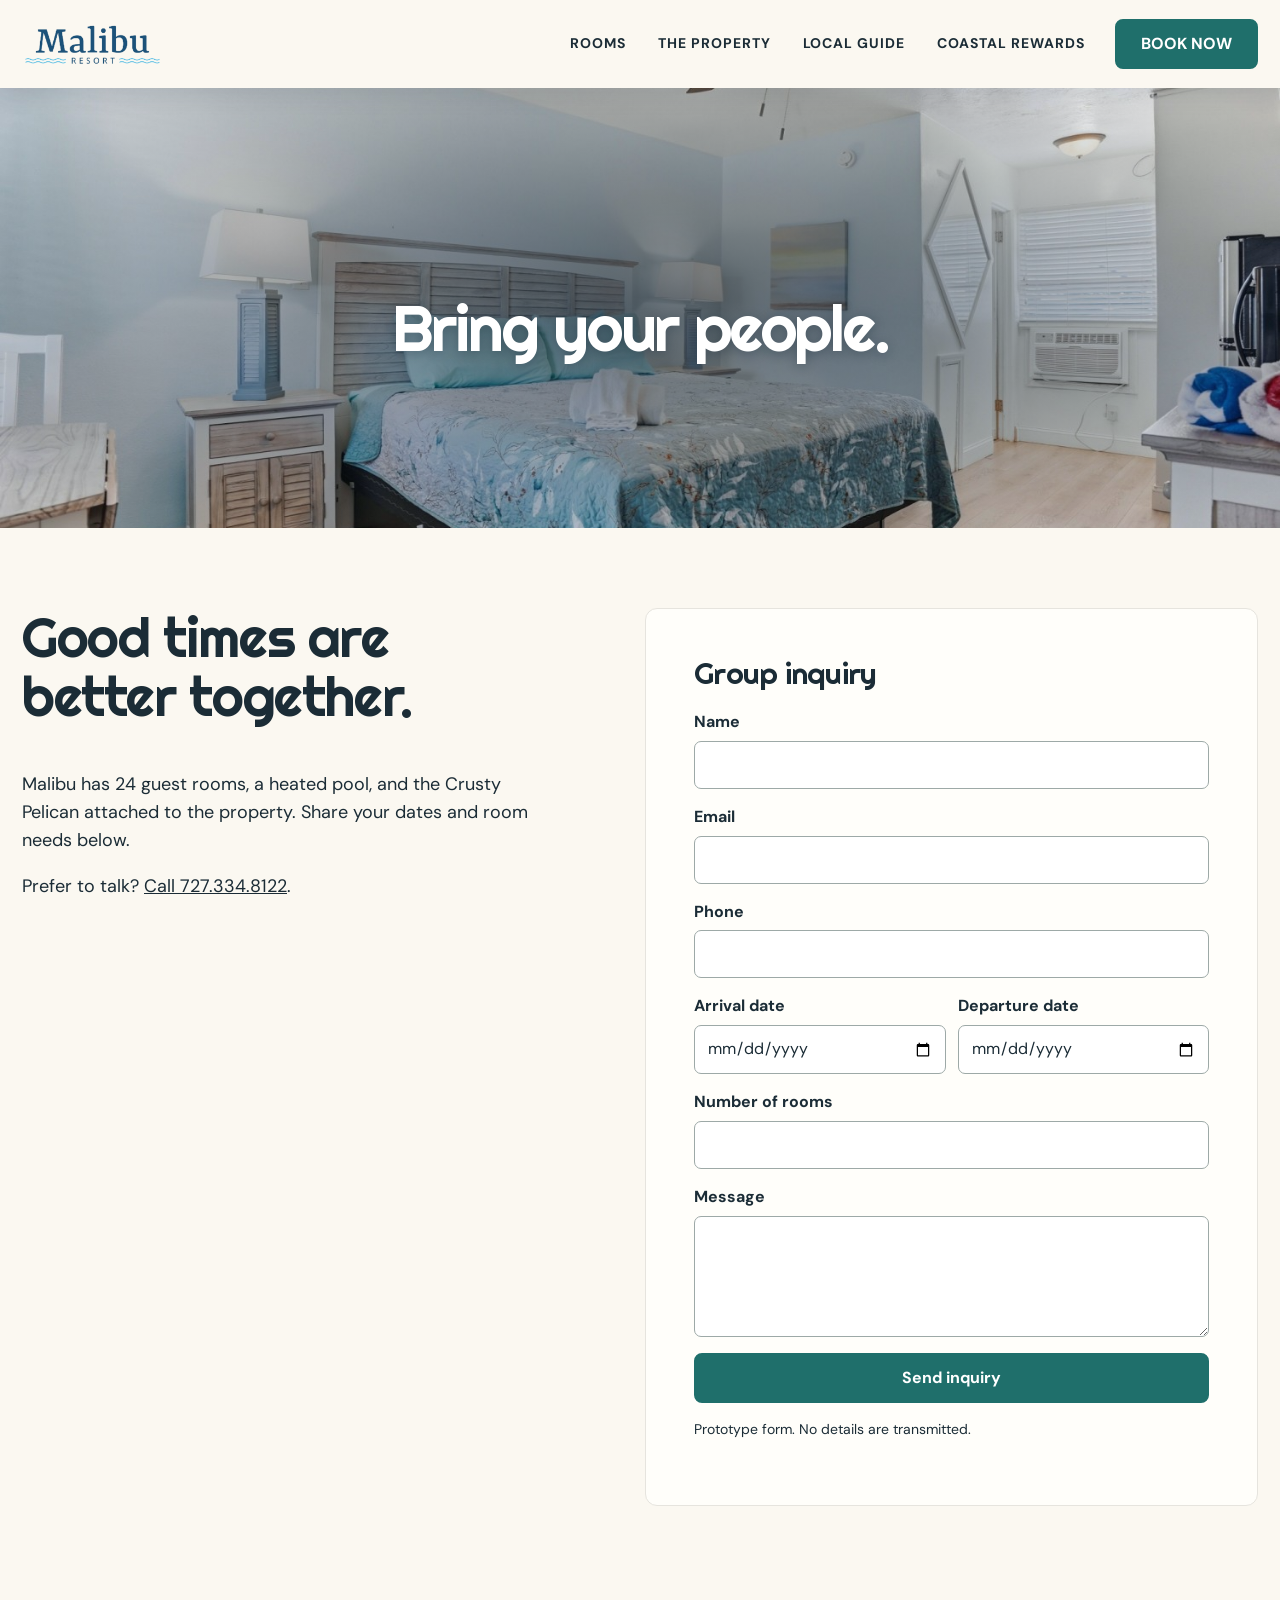
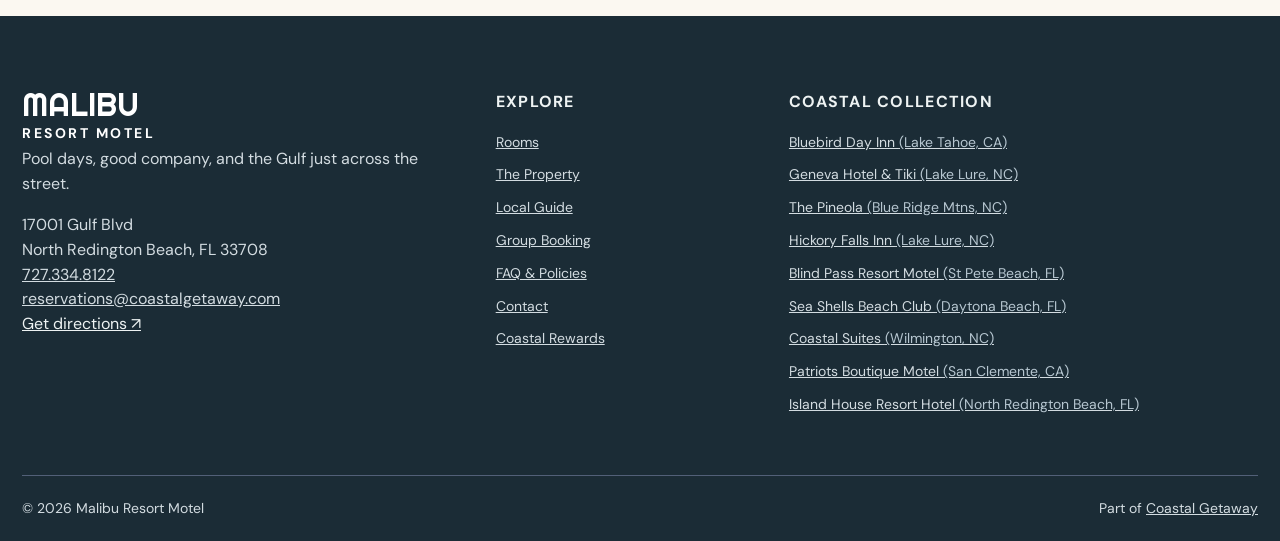
<file: malibu-prototype/group-booking.html>
<!DOCTYPE html>

<html lang="en"><head><meta charset="utf-8"/><meta content="width=device-width, initial-scale=1" name="viewport"/><title>Group Booking | Malibu Resort Motel | North Redington Beach, FL</title><meta content="Planning a family trip, reunion, or group stay at Malibu Resort Motel? Start a group inquiry." name="description"/><link href="https://fonts.googleapis.com" rel="preconnect"/><link crossorigin="" href="https://fonts.gstatic.com" rel="preconnect"/><link href="https://fonts.googleapis.com/css2?family=DM+Sans:wght@400;500;600;700&amp;family=Righteous&amp;display=swap" rel="stylesheet"/><link href="assets/style-v2.css" rel="stylesheet"/></head><body class="inner-page"><a class="skip-link" href="#main">Skip to content</a><header class="site-header"><div class="wrap header-inner"><a aria-label="Malibu Resort Motel home" class="brand" href="index.html"><img alt="Malibu Resort Motel" src="assets/images/logo.png"/></a><nav aria-label="Main navigation" class="desktop-nav"><a href="rooms.html">Rooms</a><a href="property.html">The Property</a><a href="local-guide.html">Local Guide</a><a href="index.html#rewards">Coastal Rewards</a></nav><a class="button header-book" href="https://hotels.cloudbeds.com/en/reservation/ivsspZ?currency=usd" rel="noopener noreferrer" target="_blank">Book now</a><button aria-controls="mobile-menu" aria-expanded="false" aria-label="Open menu" class="menu-toggle" type="button"><span></span><span></span><span></span></button></div><nav aria-label="Mobile navigation" class="mobile-menu" hidden="" id="mobile-menu"><a href="rooms.html">Rooms</a><a href="property.html">The Property</a><a href="local-guide.html">Local Guide</a><a href="index.html#rewards">Coastal Rewards</a><a href="group-booking.html">Group Booking</a><a href="faq-policies.html">FAQ &amp; Policies</a><a href="contact.html">Contact</a><a class="button" href="https://hotels.cloudbeds.com/en/reservation/ivsspZ?currency=usd" rel="noopener noreferrer" target="_blank">Book now</a></nav></header><main id="main"><section class="inner-hero" style="--inner-image:url('images/room-standard-king.jpg')"><div class="wrap inner-hero-content"><h1>Bring your people.</h1></div></section><section class="section compact"><div class="wrap form-layout"><div><h2>Good times are better together.</h2><p>Malibu has 24 guest rooms, a heated pool, and the Crusty Pelican attached to the property. Share your dates and room needs below.</p><p>Prefer to talk? <a href="tel:+17273348122">Call 727.334.8122</a>.</p></div><form class="site-form" data-demo-form="" data-success="Thanks! This prototype does not send inquiries yet. Please call or email the motel directly."><h2>Group inquiry</h2><label>Name<input autocomplete="name" name="name" required=""/></label><label>Email<input autocomplete="email" name="email" required="" type="email"/></label><label>Phone<input autocomplete="tel" name="phone" required="" type="tel"/></label><div class="two-fields"><label>Arrival date<input name="arrival" required="" type="date"/></label><label>Departure date<input name="departure" required="" type="date"/></label></div><label>Number of rooms<input max="24" min="1" name="rooms" required="" type="number"/></label><label>Message<textarea name="message" rows="4"></textarea></label><button class="button" type="submit">Send inquiry</button><p class="form-note">Prototype form. No details are transmitted.</p><p aria-live="polite" class="form-status" role="status"></p></form></div></section></main><footer class="site-footer"><div class="wrap footer-grid"><div><a class="footer-logo" href="index.html">MALIBU <span>RESORT MOTEL</span></a><p>Pool days, good company, and the Gulf just across the street.</p><address>17001 Gulf Blvd<br/>North Redington Beach, FL 33708<br/><a href="tel:+17273348122">727.334.8122</a><br/><a href="mailto:reservations@coastalgetaway.com">reservations@coastalgetaway.com</a></address><a href="https://www.google.com/maps/search/?api=1&amp;query=17001+Gulf+Blvd+North+Redington+Beach+FL+33708" rel="noopener noreferrer" target="_blank">Get directions ↗</a></div><div><h2>Explore</h2><ul><li><a href="rooms.html">Rooms</a></li><li><a href="property.html">The Property</a></li><li><a href="local-guide.html">Local Guide</a></li><li><a href="group-booking.html">Group Booking</a></li><li><a href="faq-policies.html">FAQ &amp; Policies</a></li><li><a href="contact.html">Contact</a></li><li><a href="index.html#rewards">Coastal Rewards</a></li></ul></div><div><h2>Coastal Collection</h2><ul><li><a href="https://www.bluebirddaytahoe.com/" rel="noopener noreferrer" target="_blank">Bluebird Day Inn <small>(Lake Tahoe, CA)</small></a></li><li><a href="https://www.genevahoteltiki.com/" rel="noopener noreferrer" target="_blank">Geneva Hotel &amp; Tiki <small>(Lake Lure, NC)</small></a></li><li><a href="https://www.thepineola.com/" rel="noopener noreferrer" target="_blank">The Pineola <small>(Blue Ridge Mtns, NC)</small></a></li><li><a href="https://www.hickoryfallsinn.com/" rel="noopener noreferrer" target="_blank">Hickory Falls Inn <small>(Lake Lure, NC)</small></a></li><li><a href="https://www.blindpassresort.com/" rel="noopener noreferrer" target="_blank">Blind Pass Resort Motel <small>(St Pete Beach, FL)</small></a></li><li><a href="https://www.seashellsbeachclub.com/" rel="noopener noreferrer" target="_blank">Sea Shells Beach Club <small>(Daytona Beach, FL)</small></a></li><li><a href="https://www.coastalsuites.com/" rel="noopener noreferrer" target="_blank">Coastal Suites <small>(Wilmington, NC)</small></a></li><li><a href="https://www.thepatriotsmotel.com/" rel="noopener noreferrer" target="_blank">Patriots Boutique Motel <small>(San Clemente, CA)</small></a></li><li><a href="https://www.islandhousebeachhotel.com/" rel="noopener noreferrer" target="_blank">Island House Resort Hotel <small>(North Redington Beach, FL)</small></a></li></ul></div></div><div class="footer-bottom wrap"><p>© <span id="year">2026</span> Malibu Resort Motel</p><p>Part of <a href="https://coastalgetaway.com/" rel="noopener noreferrer" target="_blank">Coastal Getaway</a></p></div></footer><script defer="" src="assets/script.js"></script></body></html>
</file>
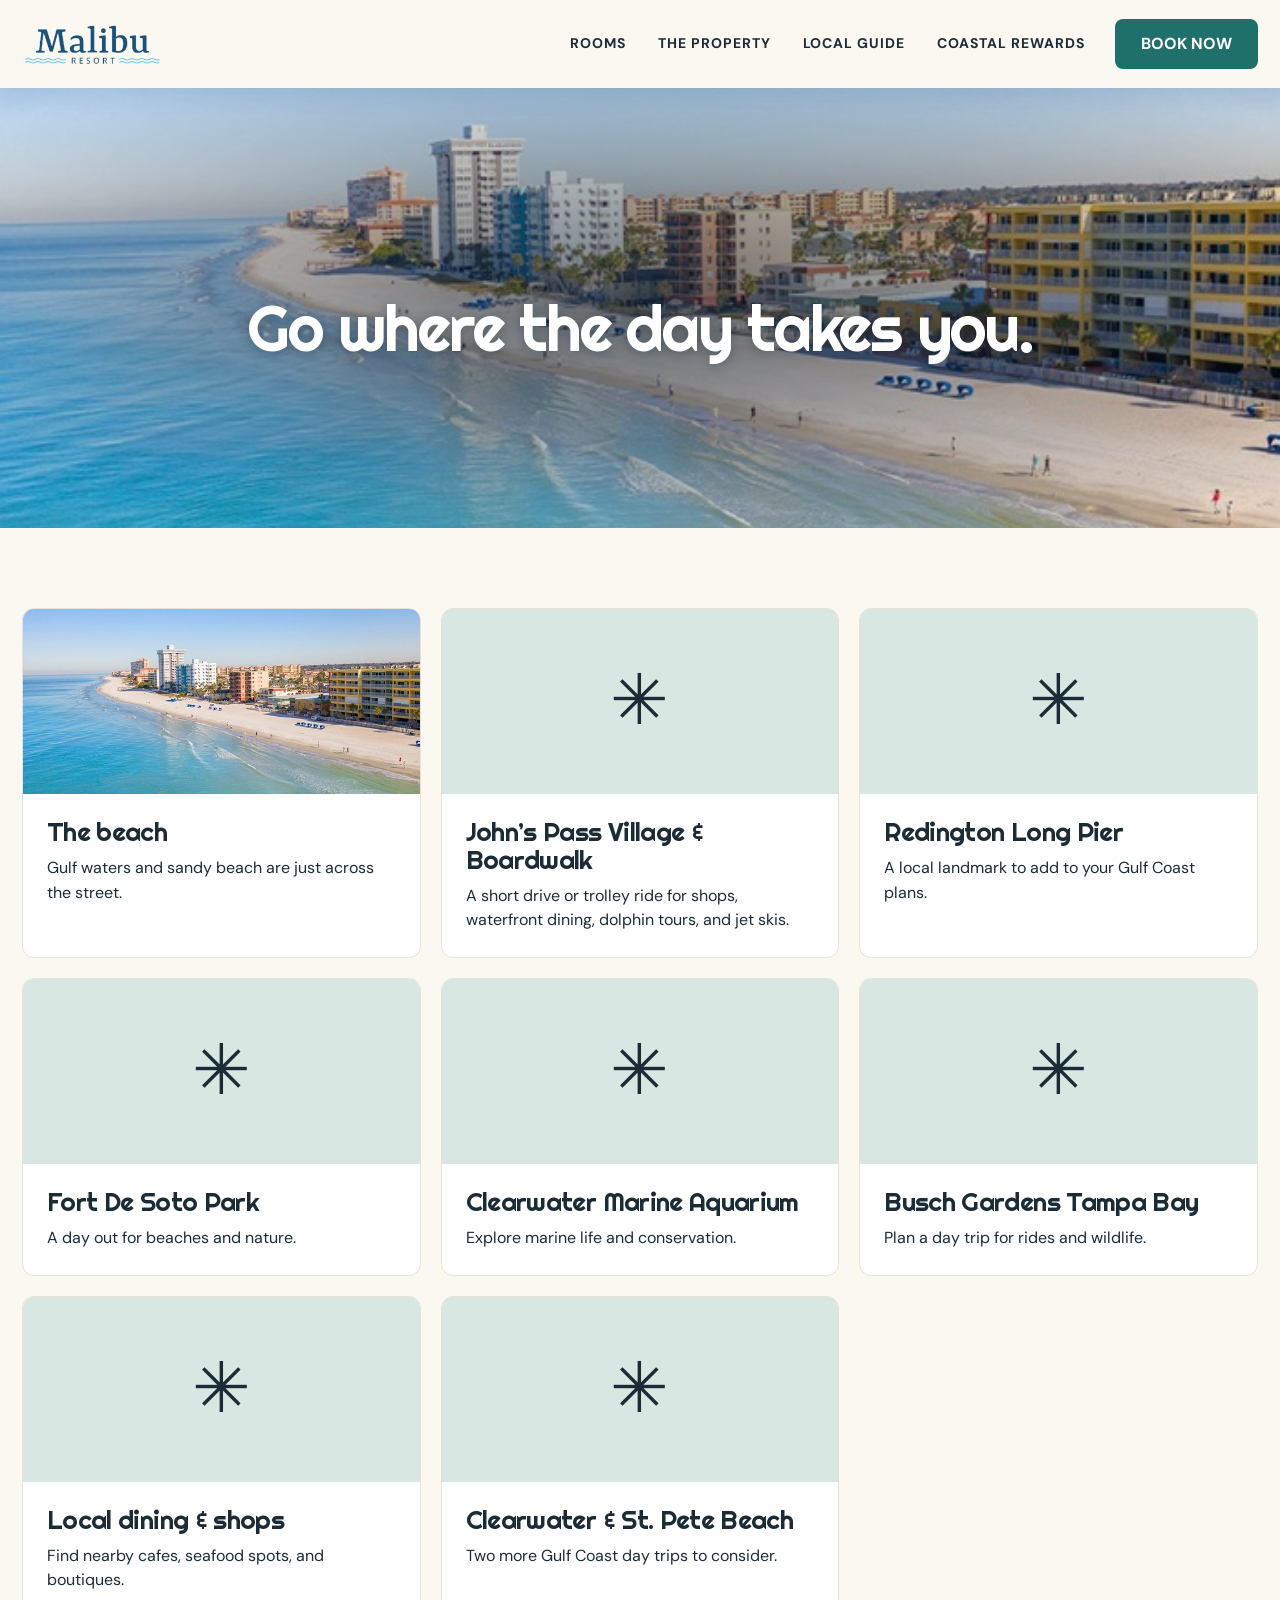
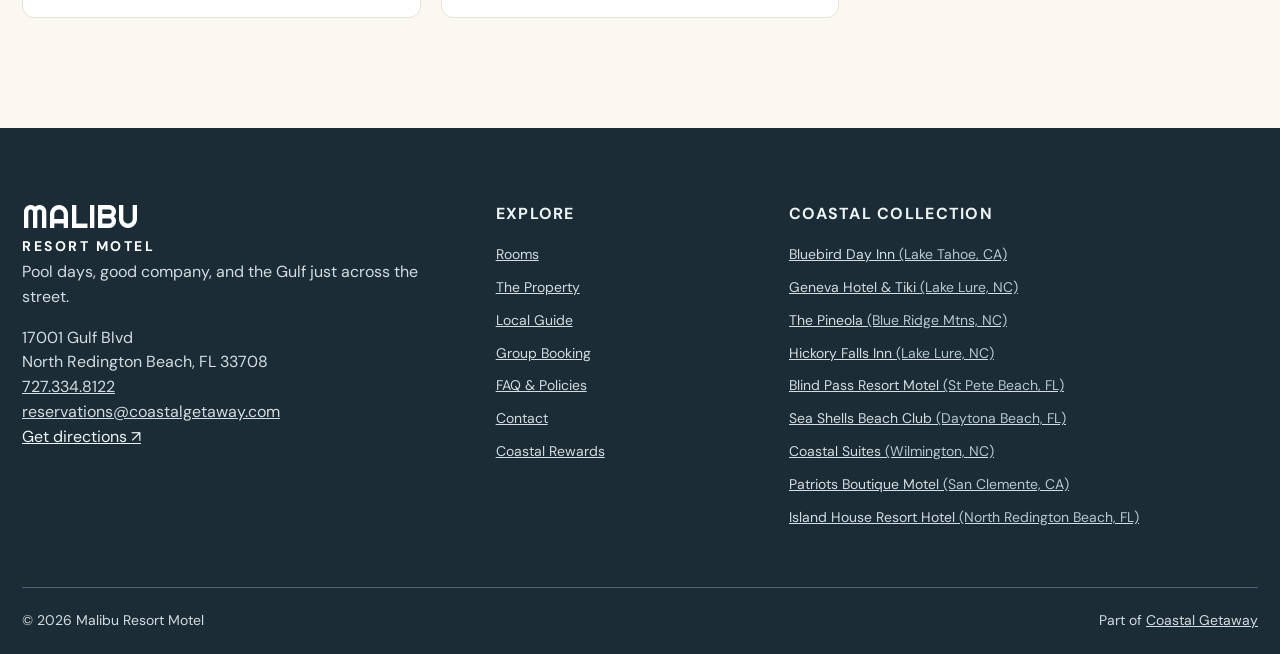
<file: malibu-prototype/local-guide.html>
<!DOCTYPE html>

<html lang="en"><head><meta charset="utf-8"/><meta content="width=device-width, initial-scale=1" name="viewport"/><title>Local Guide | Malibu Resort Motel | North Redington Beach, FL</title><meta content="Discover the beach across the street, John’s Pass, Redington Long Pier, Fort De Soto Park, and Gulf Coast day trips." name="description"/><link href="https://fonts.googleapis.com" rel="preconnect"/><link crossorigin="" href="https://fonts.gstatic.com" rel="preconnect"/><link href="https://fonts.googleapis.com/css2?family=DM+Sans:wght@400;500;600;700&amp;family=Righteous&amp;display=swap" rel="stylesheet"/><link href="assets/style-v2.css" rel="stylesheet"/></head><body class="inner-page"><a class="skip-link" href="#main">Skip to content</a><header class="site-header"><div class="wrap header-inner"><a aria-label="Malibu Resort Motel home" class="brand" href="index.html"><img alt="Malibu Resort Motel" src="assets/images/logo.png"/></a><nav aria-label="Main navigation" class="desktop-nav"><a href="rooms.html">Rooms</a><a href="property.html">The Property</a><a href="local-guide.html">Local Guide</a><a href="index.html#rewards">Coastal Rewards</a></nav><a class="button header-book" href="https://hotels.cloudbeds.com/en/reservation/ivsspZ?currency=usd" rel="noopener noreferrer" target="_blank">Book now</a><button aria-controls="mobile-menu" aria-expanded="false" aria-label="Open menu" class="menu-toggle" type="button"><span></span><span></span><span></span></button></div><nav aria-label="Mobile navigation" class="mobile-menu" hidden="" id="mobile-menu"><a href="rooms.html">Rooms</a><a href="property.html">The Property</a><a href="local-guide.html">Local Guide</a><a href="index.html#rewards">Coastal Rewards</a><a href="group-booking.html">Group Booking</a><a href="faq-policies.html">FAQ &amp; Policies</a><a href="contact.html">Contact</a><a class="button" href="https://hotels.cloudbeds.com/en/reservation/ivsspZ?currency=usd" rel="noopener noreferrer" target="_blank">Book now</a></nav></header><main id="main"><section class="inner-hero" style="--inner-image:url('images/beach.jpg')"><div class="wrap inner-hero-content"><h1>Go where the day takes you.</h1></div></section><section class="section compact"><div class="wrap guide-grid"><article class="guide-card"><img alt="The beach" loading="lazy" src="assets/images/beach.jpg"/><div><h2>The beach</h2><p>Gulf waters and sandy beach are just across the street.</p></div></article><article class="guide-card"><div aria-hidden="true" class="guide-art">✳</div><div><h2>John’s Pass Village &amp; Boardwalk</h2><p>A short drive or trolley ride for shops, waterfront dining, dolphin tours, and jet skis.</p></div></article><article class="guide-card"><div aria-hidden="true" class="guide-art">✳</div><div><h2>Redington Long Pier</h2><p>A local landmark to add to your Gulf Coast plans.</p></div></article><article class="guide-card"><div aria-hidden="true" class="guide-art">✳</div><div><h2>Fort De Soto Park</h2><p>A day out for beaches and nature.</p></div></article><article class="guide-card"><div aria-hidden="true" class="guide-art">✳</div><div><h2>Clearwater Marine Aquarium</h2><p>Explore marine life and conservation.</p></div></article><article class="guide-card"><div aria-hidden="true" class="guide-art">✳</div><div><h2>Busch Gardens Tampa Bay</h2><p>Plan a day trip for rides and wildlife.</p></div></article><article class="guide-card"><div aria-hidden="true" class="guide-art">✳</div><div><h2>Local dining &amp; shops</h2><p>Find nearby cafes, seafood spots, and boutiques.</p></div></article><article class="guide-card"><div aria-hidden="true" class="guide-art">✳</div><div><h2>Clearwater &amp; St. Pete Beach</h2><p>Two more Gulf Coast day trips to consider.</p></div></article></div></section></main><footer class="site-footer"><div class="wrap footer-grid"><div><a class="footer-logo" href="index.html">MALIBU <span>RESORT MOTEL</span></a><p>Pool days, good company, and the Gulf just across the street.</p><address>17001 Gulf Blvd<br/>North Redington Beach, FL 33708<br/><a href="tel:+17273348122">727.334.8122</a><br/><a href="mailto:reservations@coastalgetaway.com">reservations@coastalgetaway.com</a></address><a href="https://www.google.com/maps/search/?api=1&amp;query=17001+Gulf+Blvd+North+Redington+Beach+FL+33708" rel="noopener noreferrer" target="_blank">Get directions ↗</a></div><div><h2>Explore</h2><ul><li><a href="rooms.html">Rooms</a></li><li><a href="property.html">The Property</a></li><li><a href="local-guide.html">Local Guide</a></li><li><a href="group-booking.html">Group Booking</a></li><li><a href="faq-policies.html">FAQ &amp; Policies</a></li><li><a href="contact.html">Contact</a></li><li><a href="index.html#rewards">Coastal Rewards</a></li></ul></div><div><h2>Coastal Collection</h2><ul><li><a href="https://www.bluebirddaytahoe.com/" rel="noopener noreferrer" target="_blank">Bluebird Day Inn <small>(Lake Tahoe, CA)</small></a></li><li><a href="https://www.genevahoteltiki.com/" rel="noopener noreferrer" target="_blank">Geneva Hotel &amp; Tiki <small>(Lake Lure, NC)</small></a></li><li><a href="https://www.thepineola.com/" rel="noopener noreferrer" target="_blank">The Pineola <small>(Blue Ridge Mtns, NC)</small></a></li><li><a href="https://www.hickoryfallsinn.com/" rel="noopener noreferrer" target="_blank">Hickory Falls Inn <small>(Lake Lure, NC)</small></a></li><li><a href="https://www.blindpassresort.com/" rel="noopener noreferrer" target="_blank">Blind Pass Resort Motel <small>(St Pete Beach, FL)</small></a></li><li><a href="https://www.seashellsbeachclub.com/" rel="noopener noreferrer" target="_blank">Sea Shells Beach Club <small>(Daytona Beach, FL)</small></a></li><li><a href="https://www.coastalsuites.com/" rel="noopener noreferrer" target="_blank">Coastal Suites <small>(Wilmington, NC)</small></a></li><li><a href="https://www.thepatriotsmotel.com/" rel="noopener noreferrer" target="_blank">Patriots Boutique Motel <small>(San Clemente, CA)</small></a></li><li><a href="https://www.islandhousebeachhotel.com/" rel="noopener noreferrer" target="_blank">Island House Resort Hotel <small>(North Redington Beach, FL)</small></a></li></ul></div></div><div class="footer-bottom wrap"><p>© <span id="year">2026</span> Malibu Resort Motel</p><p>Part of <a href="https://coastalgetaway.com/" rel="noopener noreferrer" target="_blank">Coastal Getaway</a></p></div></footer><script defer="" src="assets/script.js"></script></body></html>
</file>
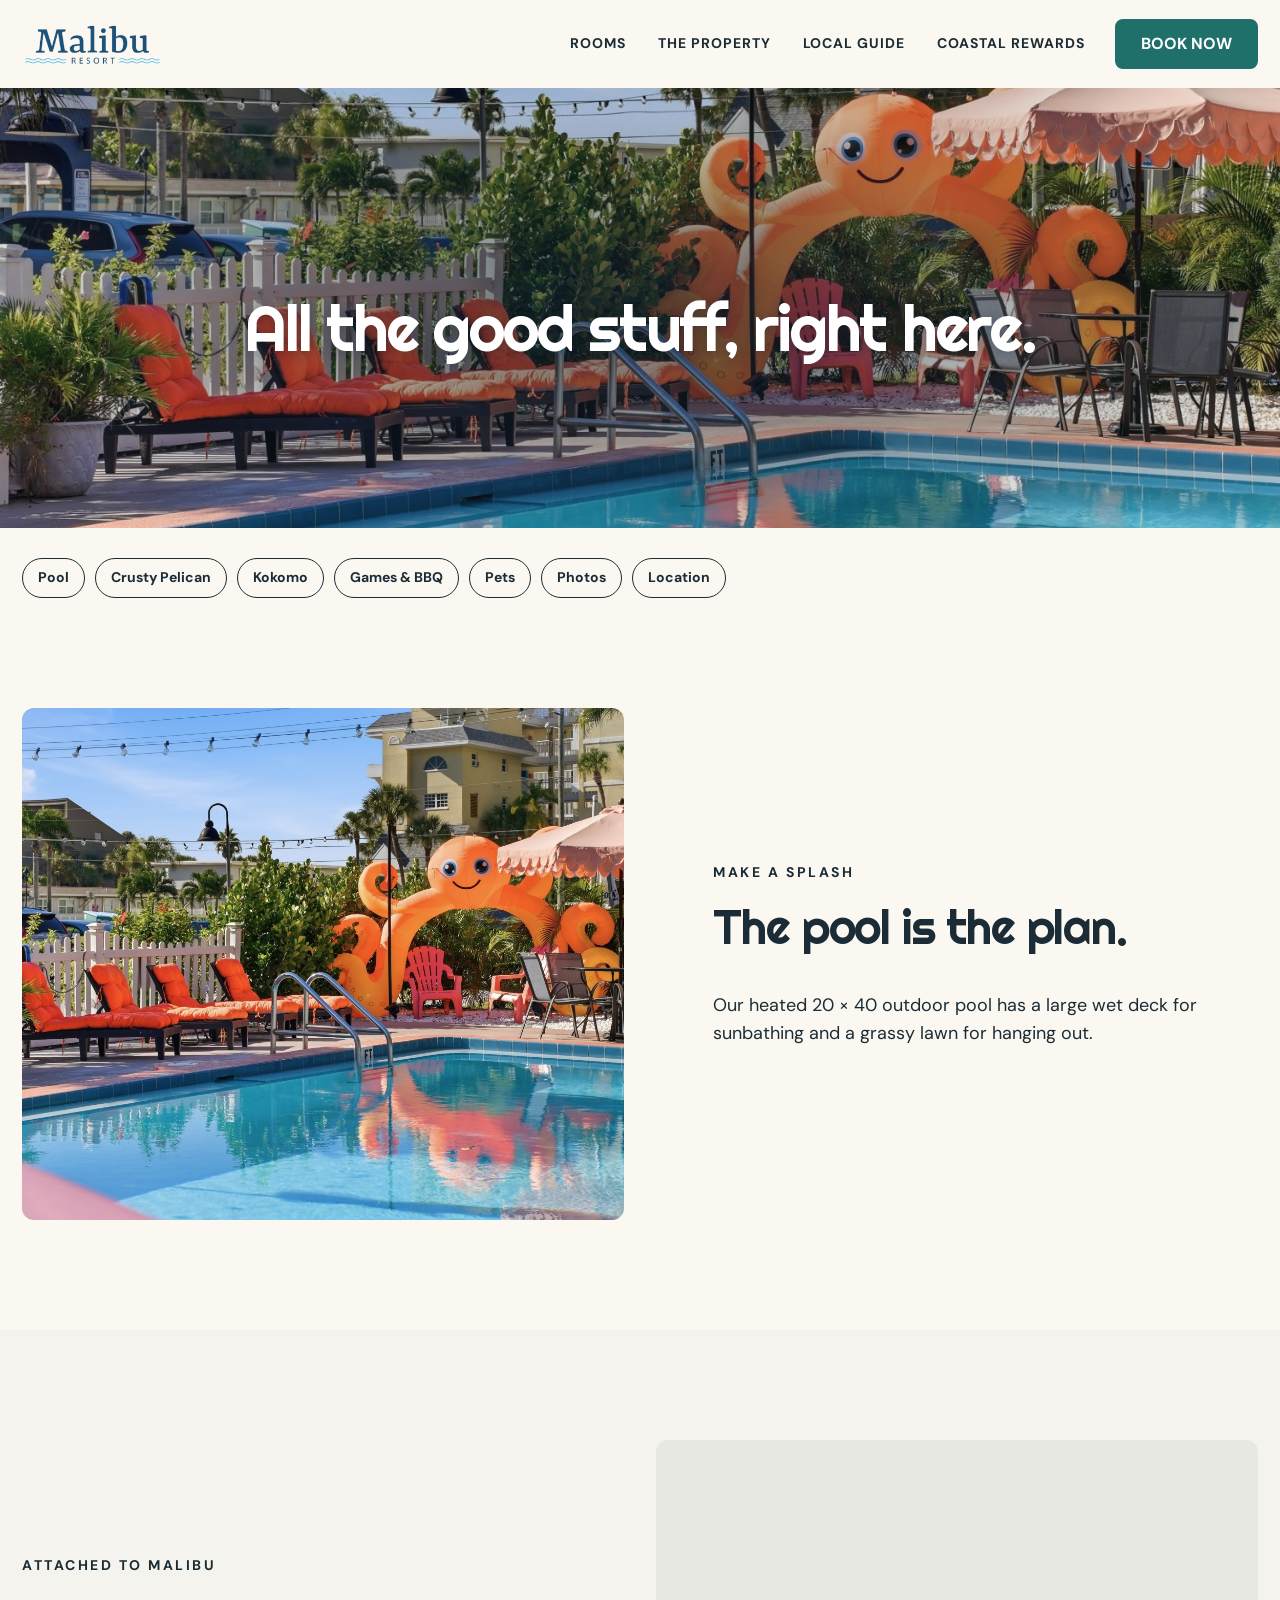
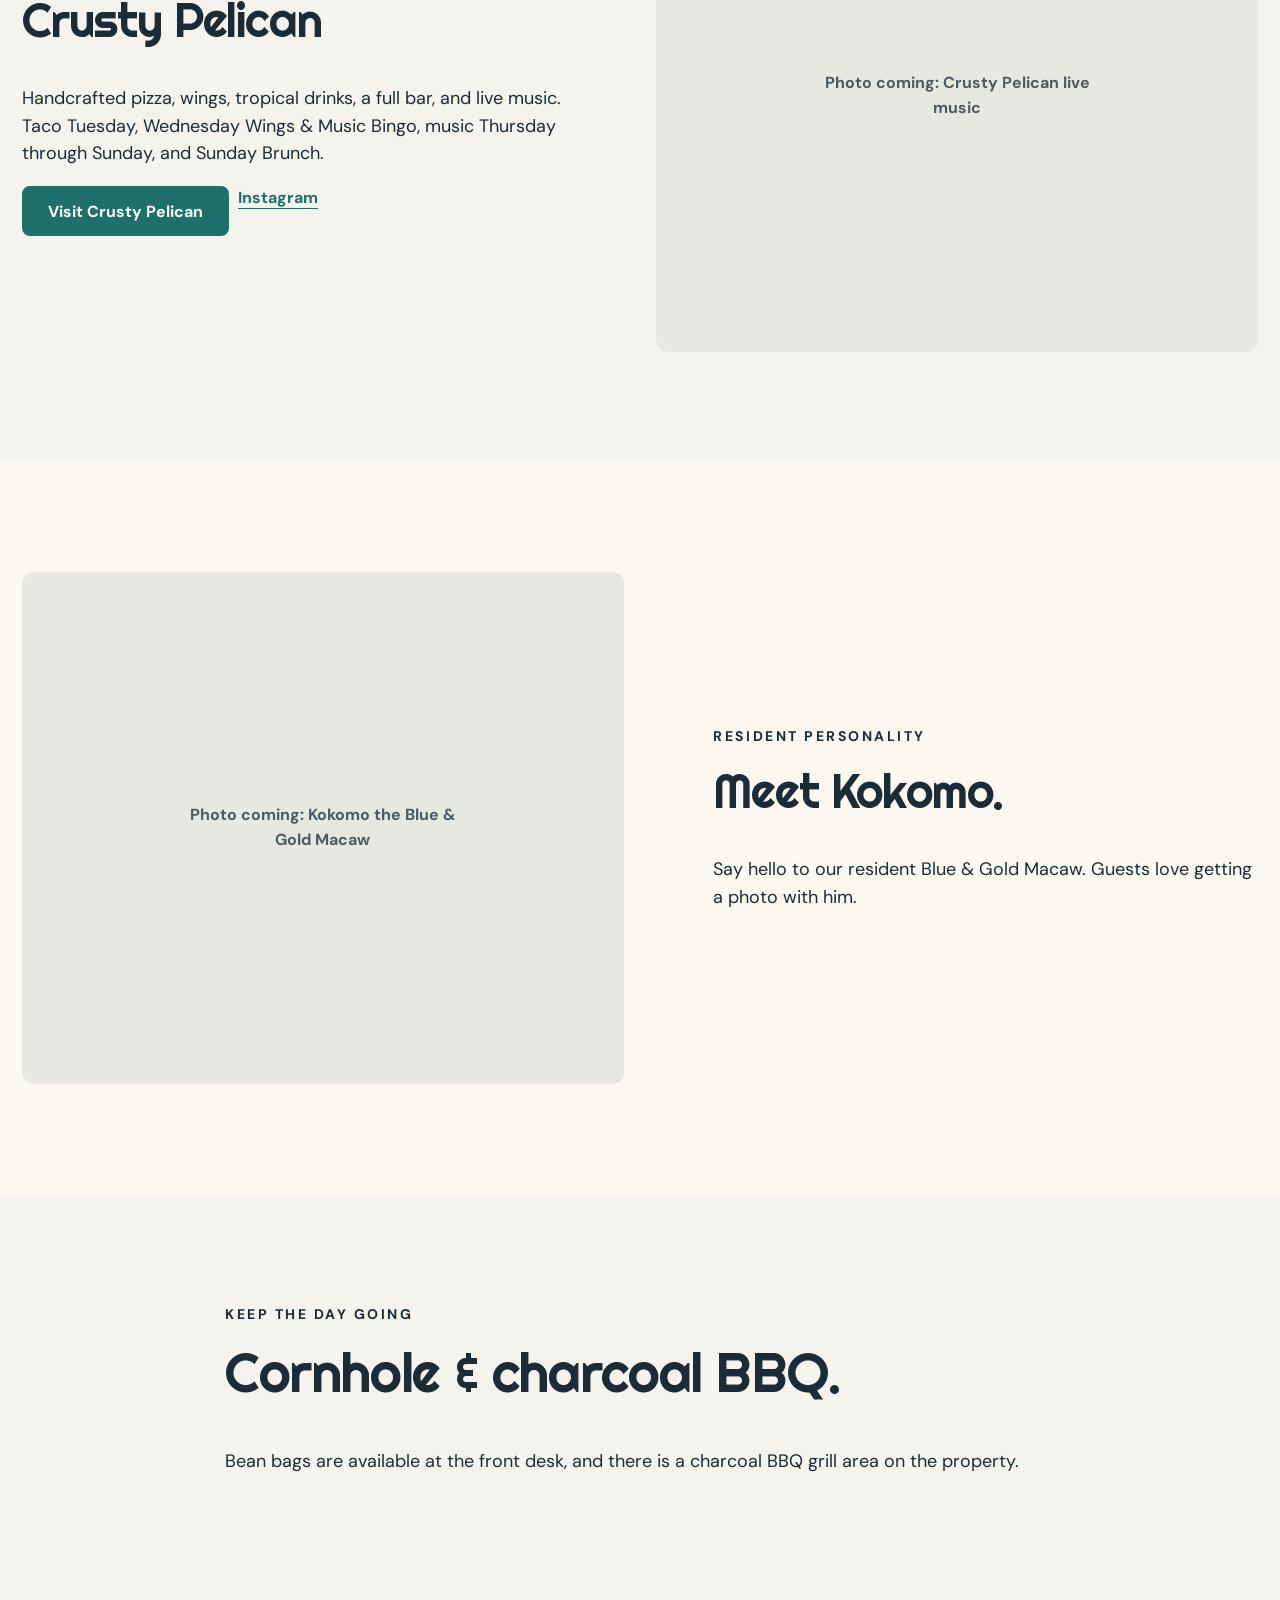
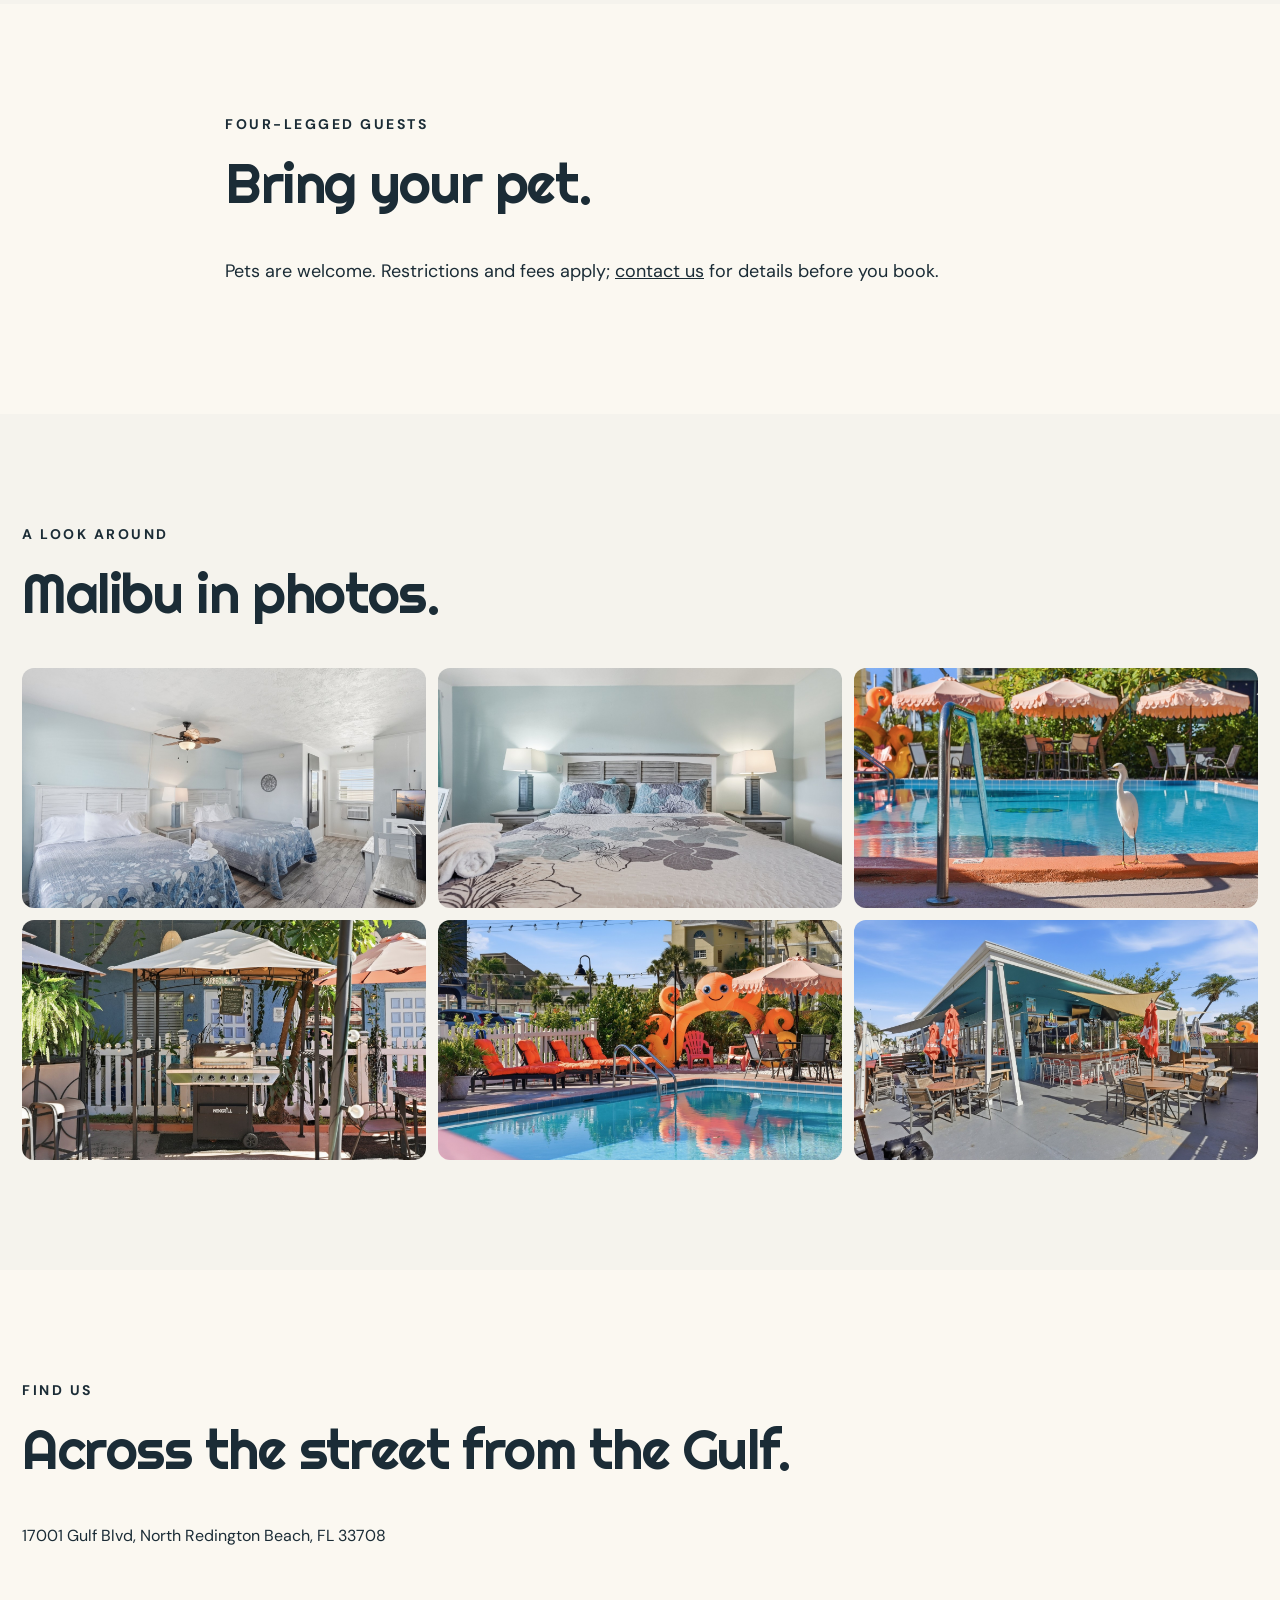
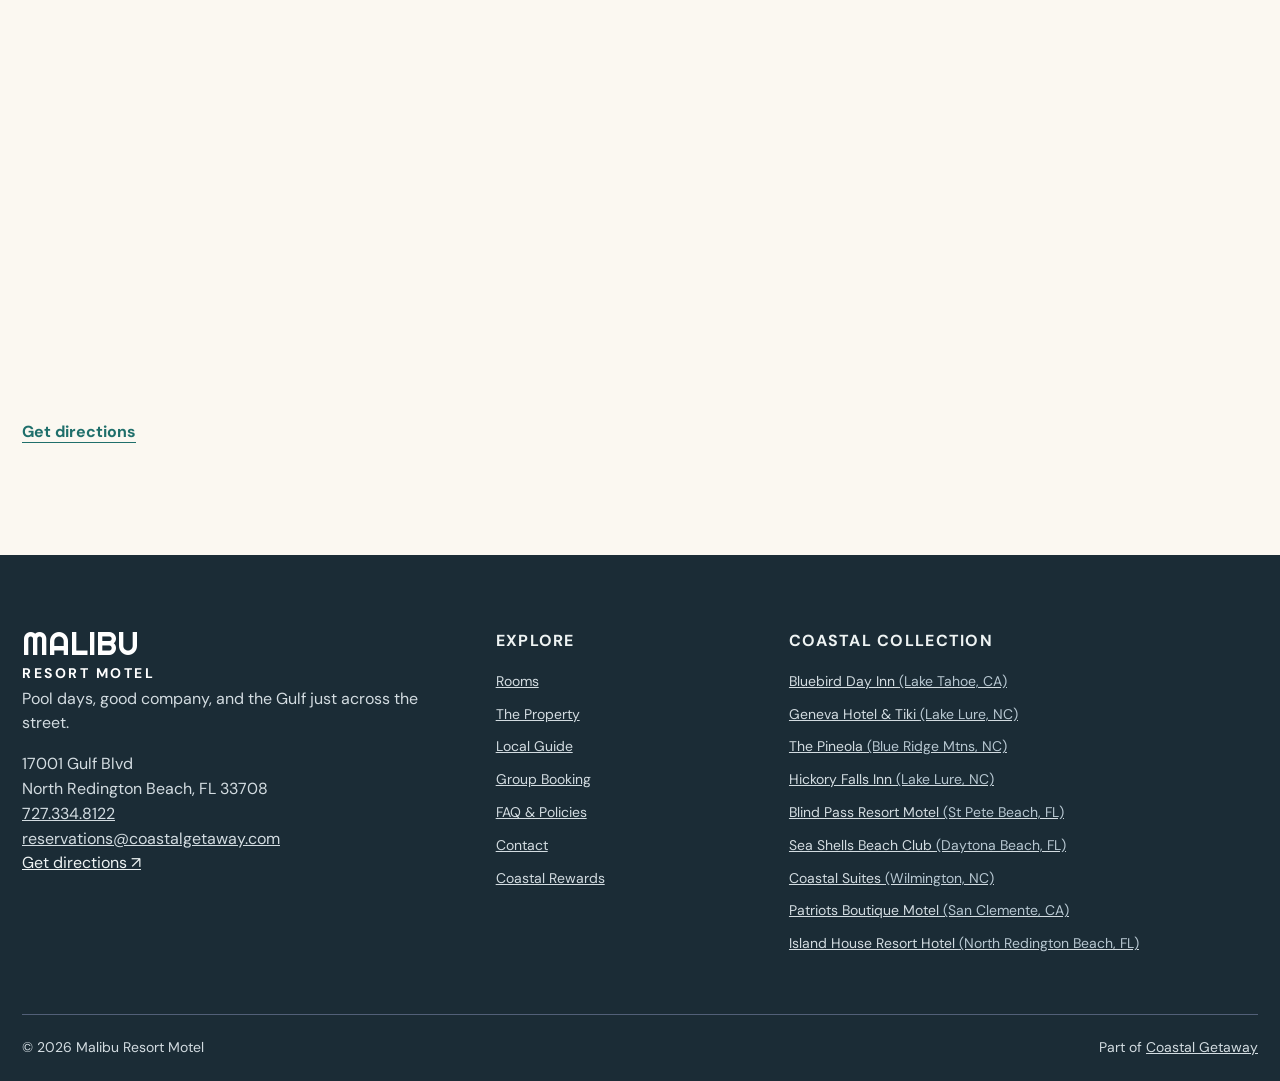
<file: malibu-prototype/property.html>
<!DOCTYPE html>

<html lang="en"><head><meta charset="utf-8"/><meta content="width=device-width, initial-scale=1" name="viewport"/><title>The Property | Malibu Resort Motel | North Redington Beach, FL</title><meta content="Explore the heated pool, Crusty Pelican, Kokomo the macaw, outdoor games, pet information, photos, and location." name="description"/><link href="https://fonts.googleapis.com" rel="preconnect"/><link crossorigin="" href="https://fonts.gstatic.com" rel="preconnect"/><link href="https://fonts.googleapis.com/css2?family=DM+Sans:wght@400;500;600;700&amp;family=Righteous&amp;display=swap" rel="stylesheet"/><link href="assets/style-v2.css" rel="stylesheet"/></head><body class="inner-page"><a class="skip-link" href="#main">Skip to content</a><header class="site-header"><div class="wrap header-inner"><a aria-label="Malibu Resort Motel home" class="brand" href="index.html"><img alt="Malibu Resort Motel" src="assets/images/logo.png"/></a><nav aria-label="Main navigation" class="desktop-nav"><a href="rooms.html">Rooms</a><a href="property.html">The Property</a><a href="local-guide.html">Local Guide</a><a href="index.html#rewards">Coastal Rewards</a></nav><a class="button header-book" href="https://hotels.cloudbeds.com/en/reservation/ivsspZ?currency=usd" rel="noopener noreferrer" target="_blank">Book now</a><button aria-controls="mobile-menu" aria-expanded="false" aria-label="Open menu" class="menu-toggle" type="button"><span></span><span></span><span></span></button></div><nav aria-label="Mobile navigation" class="mobile-menu" hidden="" id="mobile-menu"><a href="rooms.html">Rooms</a><a href="property.html">The Property</a><a href="local-guide.html">Local Guide</a><a href="index.html#rewards">Coastal Rewards</a><a href="group-booking.html">Group Booking</a><a href="faq-policies.html">FAQ &amp; Policies</a><a href="contact.html">Contact</a><a class="button" href="https://hotels.cloudbeds.com/en/reservation/ivsspZ?currency=usd" rel="noopener noreferrer" target="_blank">Book now</a></nav></header><main id="main"><section class="inner-hero" style="--inner-image:url('images/property-05.jpg')"><div class="wrap inner-hero-content"><h1>All the good stuff, right here.</h1></div></section><nav aria-label="Property sections" class="anchor-nav wrap"><a href="#pool">Pool</a><a href="#crusty-pelican">Crusty Pelican</a><a href="#kokomo">Kokomo</a><a href="#games-bbq">Games &amp; BBQ</a><a href="#pets">Pets</a><a href="#photos">Photos</a><a href="#location">Location</a></nav><section class="section" id="pool"><div class="wrap split"><div class="visual"><img alt="Heated outdoor pool" loading="lazy" src="assets/images/property-05.jpg"/></div><div class="section-copy"><p class="eyebrow">Make a splash</p><h2>The pool is the plan.</h2><p>Our heated 20 × 40 outdoor pool has a large wet deck for sunbathing and a grassy lawn for hanging out.</p></div></div></section><section class="section tinted" id="crusty-pelican"><div class="wrap split reverse"><div class="section-copy"><p class="eyebrow">Attached to Malibu</p><h2>Crusty Pelican</h2><p>Handcrafted pizza, wings, tropical drinks, a full bar, and live music. Taco Tuesday, Wednesday Wings &amp; Music Bingo, music Thursday through Sunday, and Sunday Brunch.</p><div class="button-row"><a class="button" href="https://www.crustypelican.com/" rel="noopener noreferrer" target="_blank">Visit Crusty Pelican</a><a class="text-link" href="https://www.instagram.com/crusty_pelican/" rel="noopener noreferrer" target="_blank">Instagram</a></div></div><div class="visual"><div aria-label="Photo coming: Crusty Pelican live music" class="photo-placeholder" role="img"><span>Photo coming: Crusty Pelican live music</span></div></div></div></section><section class="section" id="kokomo"><div class="wrap split"><div class="visual"><div aria-label="Photo coming: Kokomo the Blue &amp; Gold Macaw" class="photo-placeholder" role="img"><span>Photo coming: Kokomo the Blue &amp; Gold Macaw</span></div></div><div class="section-copy"><p class="eyebrow">Resident personality</p><h2>Meet Kokomo.</h2><p>Say hello to our resident Blue &amp; Gold Macaw. Guests love getting a photo with him.</p></div></div></section><section class="section tinted" id="games-bbq"><div class="wrap narrow"><p class="eyebrow">Keep the day going</p><h2>Cornhole &amp; charcoal BBQ.</h2><p>Bean bags are available at the front desk, and there is a charcoal BBQ grill area on the property.</p></div></section><section class="section" id="pets"><div class="wrap narrow"><p class="eyebrow">Four-legged guests</p><h2>Bring your pet.</h2><p>Pets are welcome. Restrictions and fees apply; <a href="contact.html">contact us</a> for details before you book.</p></div></section><section class="section tinted" id="photos"><div class="wrap"><p class="eyebrow">A look around</p><h2>Malibu in photos.</h2><div class="photo-grid"><img alt="Malibu Resort Motel property photo 1" loading="lazy" src="assets/images/property-01.jpg"/><img alt="Malibu Resort Motel property photo 2" loading="lazy" src="assets/images/property-02.jpg"/><img alt="Malibu Resort Motel property photo 3" loading="lazy" src="assets/images/property-03.jpg"/><img alt="Malibu Resort Motel property photo 4" loading="lazy" src="assets/images/property-04.jpg"/><img alt="Malibu Resort Motel property photo 5" loading="lazy" src="assets/images/property-05.jpg"/><img alt="Malibu Resort Motel property photo 6" loading="lazy" src="assets/images/property-06.jpg"/></div></div></section><section class="section" id="location"><div class="wrap"><p class="eyebrow">Find us</p><h2>Across the street from the Gulf.</h2><p>17001 Gulf Blvd, North Redington Beach, FL 33708</p><iframe class="map" loading="lazy" referrerpolicy="no-referrer-when-downgrade" src="https://www.google.com/maps?q=17001+Gulf+Blvd,+North+Redington+Beach,+FL+33708&amp;output=embed" title="Map to Malibu Resort Motel"></iframe><a class="text-link" href="https://www.google.com/maps/search/?api=1&amp;query=17001+Gulf+Blvd+North+Redington+Beach+FL+33708" rel="noopener noreferrer" target="_blank">Get directions</a></div></section></main><footer class="site-footer"><div class="wrap footer-grid"><div><a class="footer-logo" href="index.html">MALIBU <span>RESORT MOTEL</span></a><p>Pool days, good company, and the Gulf just across the street.</p><address>17001 Gulf Blvd<br/>North Redington Beach, FL 33708<br/><a href="tel:+17273348122">727.334.8122</a><br/><a href="mailto:reservations@coastalgetaway.com">reservations@coastalgetaway.com</a></address><a href="https://www.google.com/maps/search/?api=1&amp;query=17001+Gulf+Blvd+North+Redington+Beach+FL+33708" rel="noopener noreferrer" target="_blank">Get directions ↗</a></div><div><h2>Explore</h2><ul><li><a href="rooms.html">Rooms</a></li><li><a href="property.html">The Property</a></li><li><a href="local-guide.html">Local Guide</a></li><li><a href="group-booking.html">Group Booking</a></li><li><a href="faq-policies.html">FAQ &amp; Policies</a></li><li><a href="contact.html">Contact</a></li><li><a href="index.html#rewards">Coastal Rewards</a></li></ul></div><div><h2>Coastal Collection</h2><ul><li><a href="https://www.bluebirddaytahoe.com/" rel="noopener noreferrer" target="_blank">Bluebird Day Inn <small>(Lake Tahoe, CA)</small></a></li><li><a href="https://www.genevahoteltiki.com/" rel="noopener noreferrer" target="_blank">Geneva Hotel &amp; Tiki <small>(Lake Lure, NC)</small></a></li><li><a href="https://www.thepineola.com/" rel="noopener noreferrer" target="_blank">The Pineola <small>(Blue Ridge Mtns, NC)</small></a></li><li><a href="https://www.hickoryfallsinn.com/" rel="noopener noreferrer" target="_blank">Hickory Falls Inn <small>(Lake Lure, NC)</small></a></li><li><a href="https://www.blindpassresort.com/" rel="noopener noreferrer" target="_blank">Blind Pass Resort Motel <small>(St Pete Beach, FL)</small></a></li><li><a href="https://www.seashellsbeachclub.com/" rel="noopener noreferrer" target="_blank">Sea Shells Beach Club <small>(Daytona Beach, FL)</small></a></li><li><a href="https://www.coastalsuites.com/" rel="noopener noreferrer" target="_blank">Coastal Suites <small>(Wilmington, NC)</small></a></li><li><a href="https://www.thepatriotsmotel.com/" rel="noopener noreferrer" target="_blank">Patriots Boutique Motel <small>(San Clemente, CA)</small></a></li><li><a href="https://www.islandhousebeachhotel.com/" rel="noopener noreferrer" target="_blank">Island House Resort Hotel <small>(North Redington Beach, FL)</small></a></li></ul></div></div><div class="footer-bottom wrap"><p>© <span id="year">2026</span> Malibu Resort Motel</p><p>Part of <a href="https://coastalgetaway.com/" rel="noopener noreferrer" target="_blank">Coastal Getaway</a></p></div></footer><script defer="" src="assets/script.js"></script></body></html>
</file>
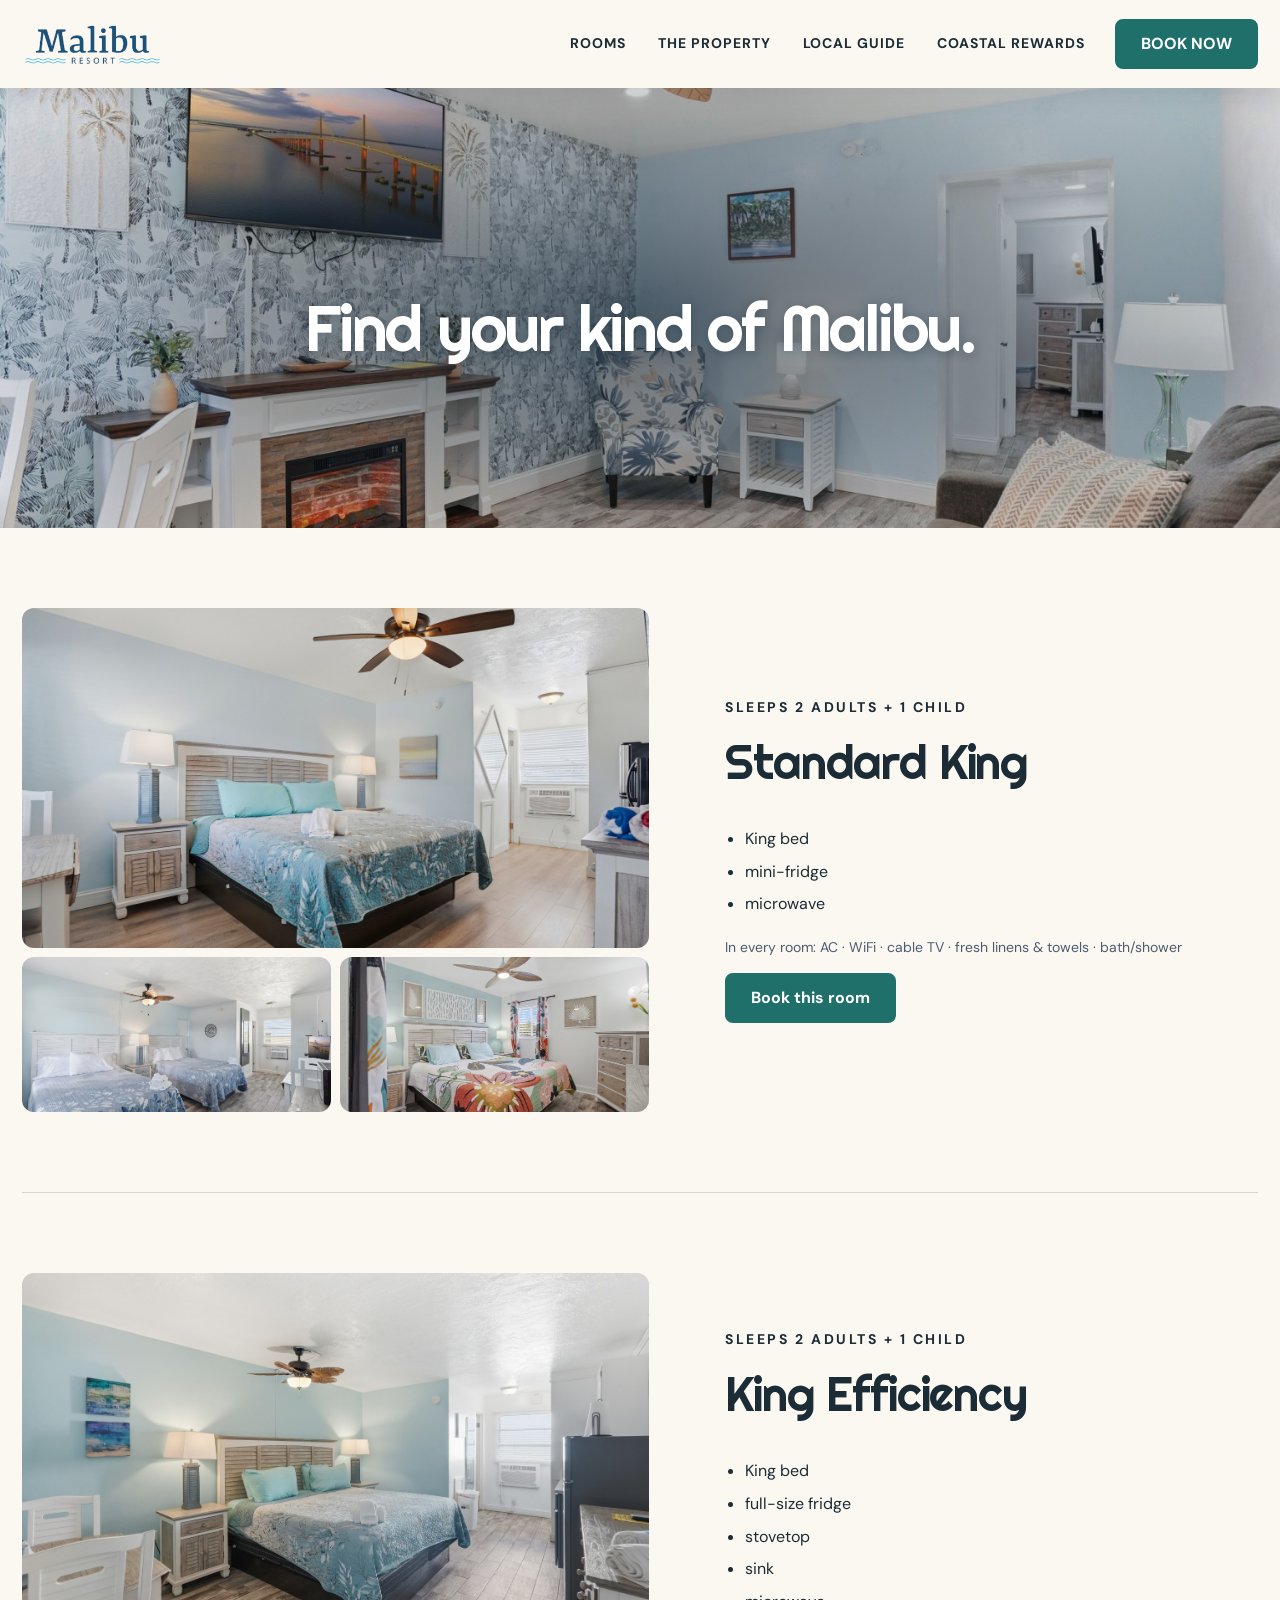
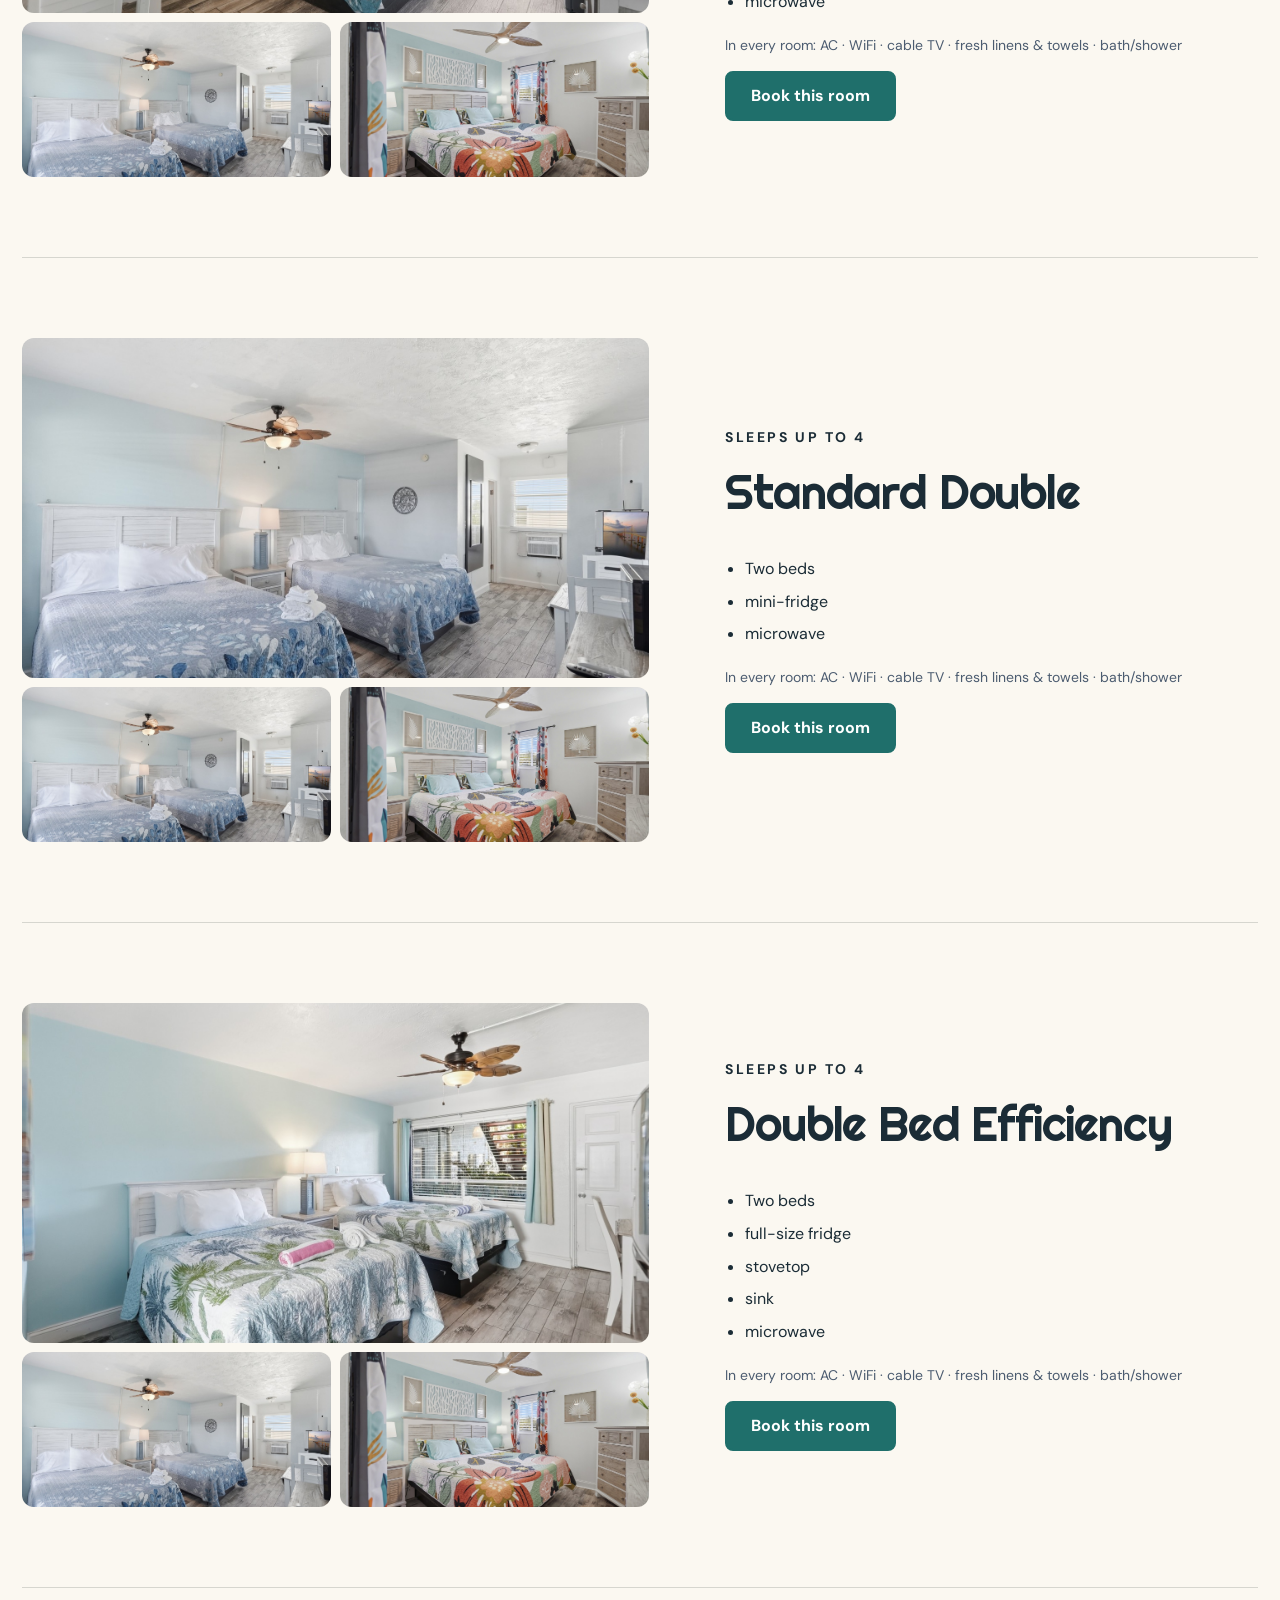
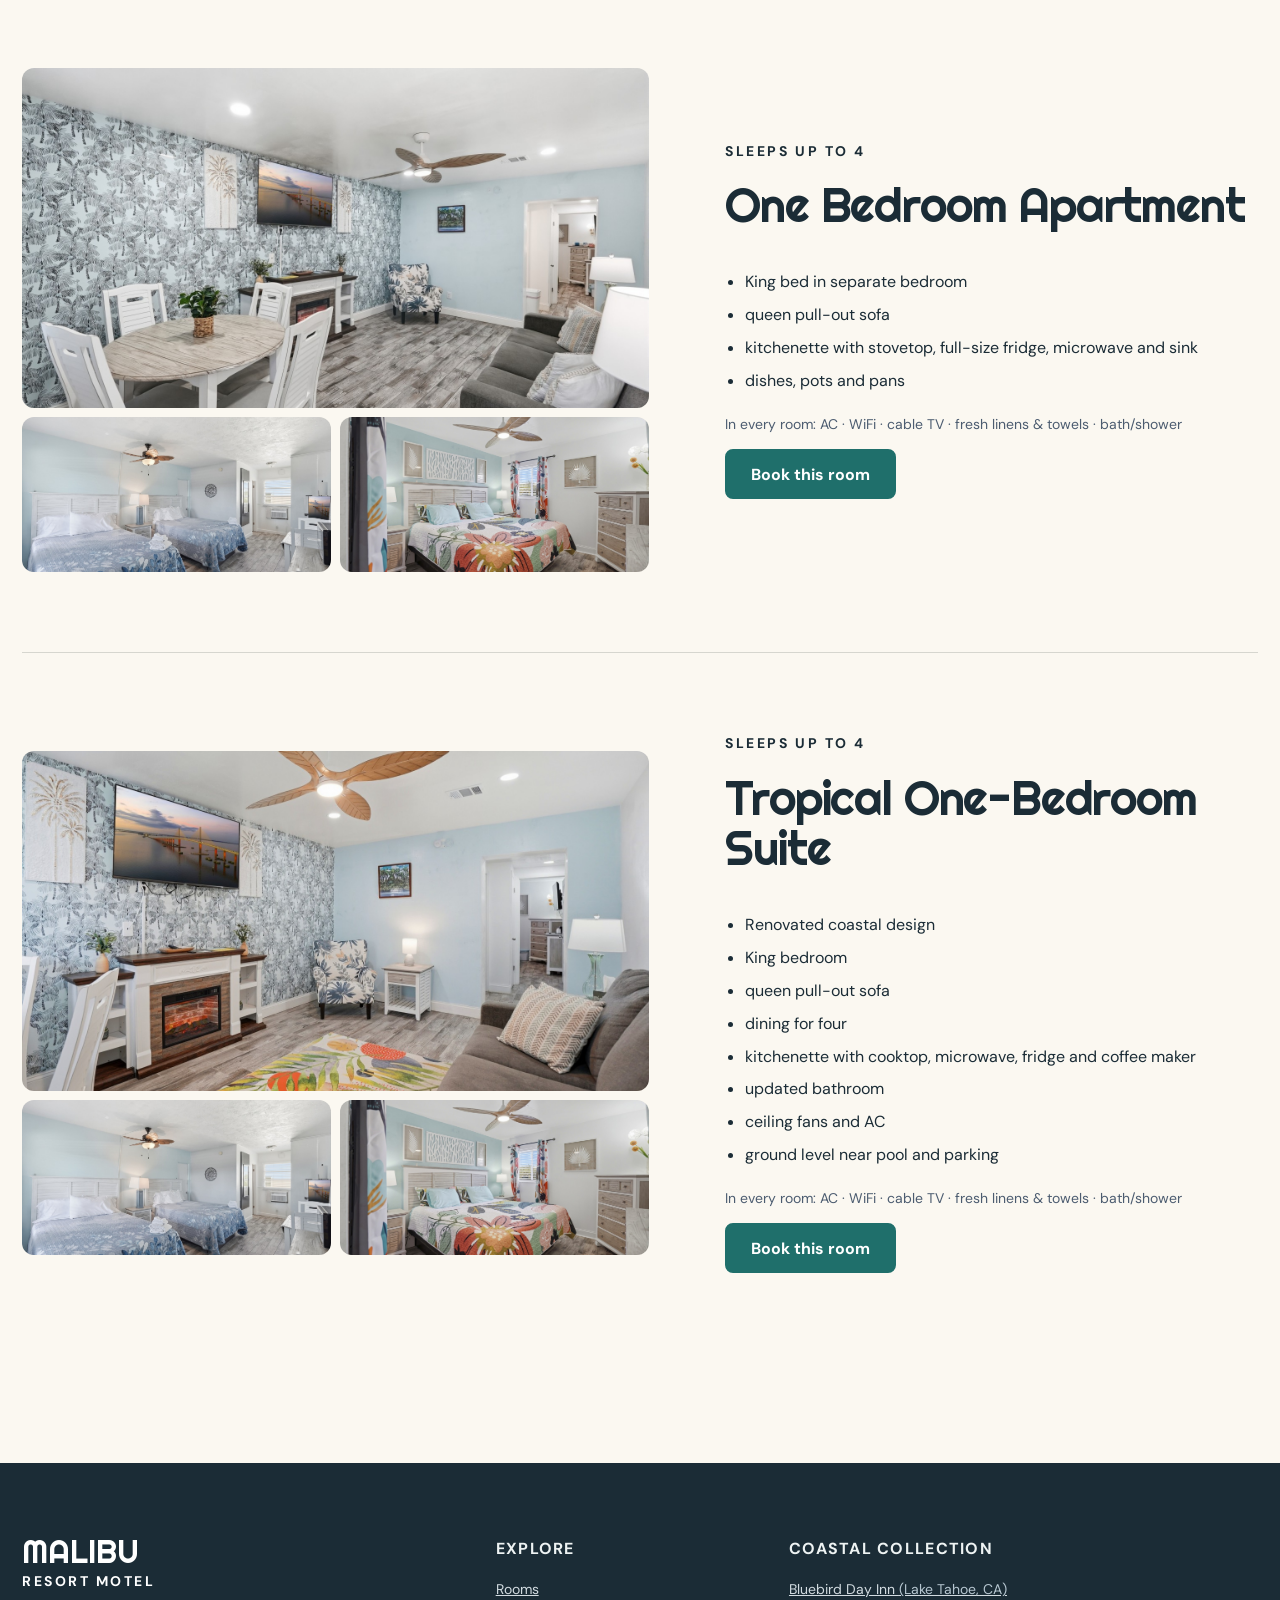
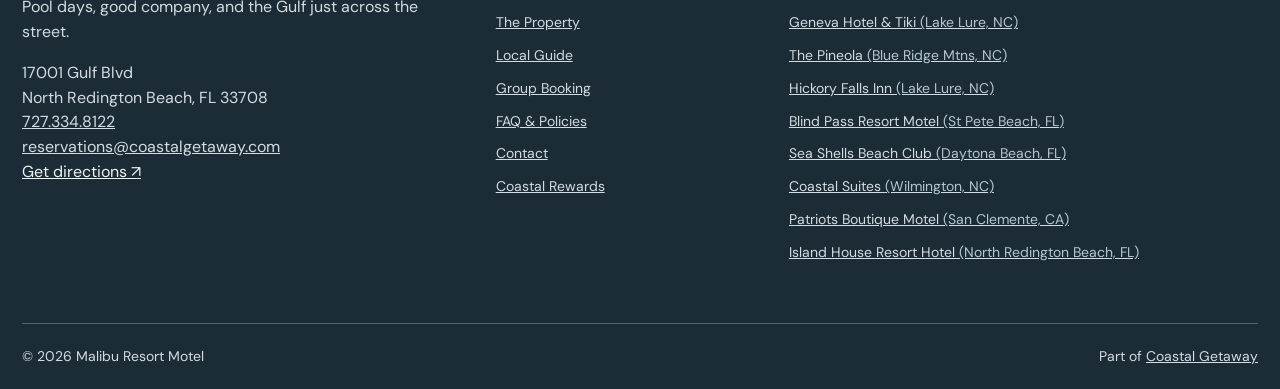
<file: malibu-prototype/rooms.html>
<!DOCTYPE html>

<html lang="en"><head><meta charset="utf-8"/><meta content="width=device-width, initial-scale=1" name="viewport"/><title>Rooms | Malibu Resort Motel | North Redington Beach, FL</title><meta content="Explore six Malibu Resort Motel room types, from King rooms to efficiencies and suites. Check direct availability for your stay." name="description"/><link href="https://fonts.googleapis.com" rel="preconnect"/><link crossorigin="" href="https://fonts.gstatic.com" rel="preconnect"/><link href="https://fonts.googleapis.com/css2?family=DM+Sans:wght@400;500;600;700&amp;family=Righteous&amp;display=swap" rel="stylesheet"/><link href="assets/style-v2.css" rel="stylesheet"/></head><body class="inner-page"><a class="skip-link" href="#main">Skip to content</a><header class="site-header"><div class="wrap header-inner"><a aria-label="Malibu Resort Motel home" class="brand" href="index.html"><img alt="Malibu Resort Motel" src="assets/images/logo.png"/></a><nav aria-label="Main navigation" class="desktop-nav"><a href="rooms.html">Rooms</a><a href="property.html">The Property</a><a href="local-guide.html">Local Guide</a><a href="index.html#rewards">Coastal Rewards</a></nav><a class="button header-book" href="https://hotels.cloudbeds.com/en/reservation/ivsspZ?currency=usd" rel="noopener noreferrer" target="_blank">Book now</a><button aria-controls="mobile-menu" aria-expanded="false" aria-label="Open menu" class="menu-toggle" type="button"><span></span><span></span><span></span></button></div><nav aria-label="Mobile navigation" class="mobile-menu" hidden="" id="mobile-menu"><a href="rooms.html">Rooms</a><a href="property.html">The Property</a><a href="local-guide.html">Local Guide</a><a href="index.html#rewards">Coastal Rewards</a><a href="group-booking.html">Group Booking</a><a href="faq-policies.html">FAQ &amp; Policies</a><a href="contact.html">Contact</a><a class="button" href="https://hotels.cloudbeds.com/en/reservation/ivsspZ?currency=usd" rel="noopener noreferrer" target="_blank">Book now</a></nav></header><main id="main"><section class="inner-hero" style="--inner-image:url('images/room-tropical-suite.jpg')"><div class="wrap inner-hero-content"><h1>Find your kind of Malibu.</h1></div></section><section class="section compact"><div class="wrap detailed-rooms"><article class="detail-room" id="room-491562"><div class="detail-gallery"><img alt="Standard King guest room" loading="lazy" src="assets/images/room-standard-king.jpg"/><img alt="Malibu Resort Motel property" loading="lazy" src="assets/images/property-01.jpg"/><img alt="Pool and wet deck" loading="lazy" src="assets/images/pool-deck.jpg"/></div><div><p class="eyebrow">Sleeps 2 adults + 1 child</p><h2>Standard King</h2><ul class="check-list"><li>King bed</li><li>mini-fridge</li><li>microwave</li></ul><p class="shared-specs">In every room: AC · WiFi · cable TV · fresh linens &amp; towels · bath/shower</p><a class="button" href="https://hotels.cloudbeds.com/en/reservation/ivsspZ?rid=491562&amp;currency=usd" rel="noopener noreferrer" target="_blank">Book this room</a></div></article><article class="detail-room" id="room-491563"><div class="detail-gallery"><img alt="King Efficiency guest room" loading="lazy" src="assets/images/room-king-efficiency.jpg"/><img alt="Malibu Resort Motel property" loading="lazy" src="assets/images/property-01.jpg"/><img alt="Pool and wet deck" loading="lazy" src="assets/images/pool-deck.jpg"/></div><div><p class="eyebrow">Sleeps 2 adults + 1 child</p><h2>King Efficiency</h2><ul class="check-list"><li>King bed</li><li>full-size fridge</li><li>stovetop</li><li>sink</li><li>microwave</li></ul><p class="shared-specs">In every room: AC · WiFi · cable TV · fresh linens &amp; towels · bath/shower</p><a class="button" href="https://hotels.cloudbeds.com/en/reservation/ivsspZ?rid=491563&amp;currency=usd" rel="noopener noreferrer" target="_blank">Book this room</a></div></article><article class="detail-room" id="room-491564"><div class="detail-gallery"><img alt="Standard Double guest room" loading="lazy" src="assets/images/room-standard-double.jpg"/><img alt="Malibu Resort Motel property" loading="lazy" src="assets/images/property-01.jpg"/><img alt="Pool and wet deck" loading="lazy" src="assets/images/pool-deck.jpg"/></div><div><p class="eyebrow">Sleeps Up to 4</p><h2>Standard Double</h2><ul class="check-list"><li>Two beds</li><li>mini-fridge</li><li>microwave</li></ul><p class="shared-specs">In every room: AC · WiFi · cable TV · fresh linens &amp; towels · bath/shower</p><a class="button" href="https://hotels.cloudbeds.com/en/reservation/ivsspZ?rid=491564&amp;currency=usd" rel="noopener noreferrer" target="_blank">Book this room</a></div></article><article class="detail-room" id="room-491565"><div class="detail-gallery"><img alt="Double Bed Efficiency guest room" loading="lazy" src="assets/images/room-double-efficiency.jpg"/><img alt="Malibu Resort Motel property" loading="lazy" src="assets/images/property-01.jpg"/><img alt="Pool and wet deck" loading="lazy" src="assets/images/pool-deck.jpg"/></div><div><p class="eyebrow">Sleeps Up to 4</p><h2>Double Bed Efficiency</h2><ul class="check-list"><li>Two beds</li><li>full-size fridge</li><li>stovetop</li><li>sink</li><li>microwave</li></ul><p class="shared-specs">In every room: AC · WiFi · cable TV · fresh linens &amp; towels · bath/shower</p><a class="button" href="https://hotels.cloudbeds.com/en/reservation/ivsspZ?rid=491565&amp;currency=usd" rel="noopener noreferrer" target="_blank">Book this room</a></div></article><article class="detail-room" id="room-491566"><div class="detail-gallery"><img alt="One Bedroom Apartment guest room" loading="lazy" src="assets/images/room-apartment.jpg"/><img alt="Malibu Resort Motel property" loading="lazy" src="assets/images/property-01.jpg"/><img alt="Pool and wet deck" loading="lazy" src="assets/images/pool-deck.jpg"/></div><div><p class="eyebrow">Sleeps Up to 4</p><h2>One Bedroom Apartment</h2><ul class="check-list"><li>King bed in separate bedroom</li><li>queen pull-out sofa</li><li>kitchenette with stovetop, full-size fridge, microwave and sink</li><li>dishes, pots and pans</li></ul><p class="shared-specs">In every room: AC · WiFi · cable TV · fresh linens &amp; towels · bath/shower</p><a class="button" href="https://hotels.cloudbeds.com/en/reservation/ivsspZ?rid=491566&amp;currency=usd" rel="noopener noreferrer" target="_blank">Book this room</a></div></article><article class="detail-room" id="room-491567"><div class="detail-gallery"><img alt="Tropical One-Bedroom Suite guest room" loading="lazy" src="assets/images/room-tropical-suite.jpg"/><img alt="Malibu Resort Motel property" loading="lazy" src="assets/images/property-01.jpg"/><img alt="Pool and wet deck" loading="lazy" src="assets/images/pool-deck.jpg"/></div><div><p class="eyebrow">Sleeps Up to 4</p><h2>Tropical One-Bedroom Suite</h2><ul class="check-list"><li>Renovated coastal design</li><li>King bedroom</li><li>queen pull-out sofa</li><li>dining for four</li><li>kitchenette with cooktop, microwave, fridge and coffee maker</li><li>updated bathroom</li><li>ceiling fans and AC</li><li>ground level near pool and parking</li></ul><p class="shared-specs">In every room: AC · WiFi · cable TV · fresh linens &amp; towels · bath/shower</p><a class="button" href="https://hotels.cloudbeds.com/en/reservation/ivsspZ?rid=491567&amp;currency=usd" rel="noopener noreferrer" target="_blank">Book this room</a></div></article></div></section></main><footer class="site-footer"><div class="wrap footer-grid"><div><a class="footer-logo" href="index.html">MALIBU <span>RESORT MOTEL</span></a><p>Pool days, good company, and the Gulf just across the street.</p><address>17001 Gulf Blvd<br/>North Redington Beach, FL 33708<br/><a href="tel:+17273348122">727.334.8122</a><br/><a href="mailto:reservations@coastalgetaway.com">reservations@coastalgetaway.com</a></address><a href="https://www.google.com/maps/search/?api=1&amp;query=17001+Gulf+Blvd+North+Redington+Beach+FL+33708" rel="noopener noreferrer" target="_blank">Get directions ↗</a></div><div><h2>Explore</h2><ul><li><a href="rooms.html">Rooms</a></li><li><a href="property.html">The Property</a></li><li><a href="local-guide.html">Local Guide</a></li><li><a href="group-booking.html">Group Booking</a></li><li><a href="faq-policies.html">FAQ &amp; Policies</a></li><li><a href="contact.html">Contact</a></li><li><a href="index.html#rewards">Coastal Rewards</a></li></ul></div><div><h2>Coastal Collection</h2><ul><li><a href="https://www.bluebirddaytahoe.com/" rel="noopener noreferrer" target="_blank">Bluebird Day Inn <small>(Lake Tahoe, CA)</small></a></li><li><a href="https://www.genevahoteltiki.com/" rel="noopener noreferrer" target="_blank">Geneva Hotel &amp; Tiki <small>(Lake Lure, NC)</small></a></li><li><a href="https://www.thepineola.com/" rel="noopener noreferrer" target="_blank">The Pineola <small>(Blue Ridge Mtns, NC)</small></a></li><li><a href="https://www.hickoryfallsinn.com/" rel="noopener noreferrer" target="_blank">Hickory Falls Inn <small>(Lake Lure, NC)</small></a></li><li><a href="https://www.blindpassresort.com/" rel="noopener noreferrer" target="_blank">Blind Pass Resort Motel <small>(St Pete Beach, FL)</small></a></li><li><a href="https://www.seashellsbeachclub.com/" rel="noopener noreferrer" target="_blank">Sea Shells Beach Club <small>(Daytona Beach, FL)</small></a></li><li><a href="https://www.coastalsuites.com/" rel="noopener noreferrer" target="_blank">Coastal Suites <small>(Wilmington, NC)</small></a></li><li><a href="https://www.thepatriotsmotel.com/" rel="noopener noreferrer" target="_blank">Patriots Boutique Motel <small>(San Clemente, CA)</small></a></li><li><a href="https://www.islandhousebeachhotel.com/" rel="noopener noreferrer" target="_blank">Island House Resort Hotel <small>(North Redington Beach, FL)</small></a></li></ul></div></div><div class="footer-bottom wrap"><p>© <span id="year">2026</span> Malibu Resort Motel</p><p>Part of <a href="https://coastalgetaway.com/" rel="noopener noreferrer" target="_blank">Coastal Getaway</a></p></div></footer><script defer="" src="assets/script.js"></script></body></html>
</file>
<file: assets/style-v2.css>
/* ==========================================================================
   Malibu Resort Motel — static prototype stylesheet
   One pass per component. Tokens map 1:1 to Elementor global colors/fonts.
   ========================================================================== */

/* ---------- Tokens ---------- */
:root{
  --navy:#14213d;
  --teal:#1f6f6b;
  --teal-dark:#175753;
  --coral:#ff6b5b;
  --coral-soft:#ffe3da;
  --yellow:#ffd166;
  --yellow-soft:#fff1c9;
  --aqua:#2ec4b6;
  --aqua-soft:#d9f1ee;
  --cream:#fff8ec;
  --white:#fffdf8;
  --sand:#f6efe3;
  --line:#e7e1d6;
  --ink-soft:#4d5a6e;

  --font:'DM Sans',system-ui,sans-serif;
  --display:'Righteous',system-ui,sans-serif;
  --serif:'Fraunces',Georgia,serif;

  --radius:16px;
  --radius-sm:10px;
  --shadow:0 10px 30px #14213d14;
  --shadow-lg:0 24px 60px #14213d29;
  --ease:cubic-bezier(.22,1,.36,1);

  --section-y:72px;
  --header-h:84px;
}
@media(max-width:620px){:root{--section-y:56px;--header-h:68px}}

/* ---------- Base ---------- */
*,*:before,*:after{box-sizing:border-box}
html{scroll-behavior:smooth;scroll-padding-top:calc(var(--header-h) + 12px)}
body{margin:0;background:var(--cream);color:var(--navy);font:16px/1.6 var(--font);-webkit-font-smoothing:antialiased}
body.menu-open{overflow:hidden}
img{display:block;max-width:100%}
a{color:inherit}
button,input,select,textarea{font:inherit}
button{cursor:pointer}
h1,h2,h3,h4,p{margin-top:0}
h1,h2,h3{font-family:var(--serif);font-weight:650;font-variation-settings:'opsz' 96;line-height:1.04;letter-spacing:-.025em;text-wrap:balance}
h1{font-size:clamp(44px,6vw,80px)}
h2{font-size:clamp(34px,4.2vw,56px);margin-bottom:18px}
h3{font-size:24px}
h2 em,h1 em{font-style:italic;font-weight:500}
.wrap{width:min(calc(100% - 44px),1240px);margin-inline:auto}
.eyebrow{margin-bottom:14px;color:var(--teal);font-size:14px;font-weight:700;letter-spacing:.16em;text-transform:uppercase}
.eyebrow.light{color:var(--yellow)}
.nowrap{white-space:nowrap}
.skip-link{position:absolute;top:-100px;left:20px;z-index:200;padding:10px 14px;border-radius:var(--radius-sm);background:var(--teal);color:#fff}
.skip-link:focus{top:10px}
:focus-visible{outline:3px solid var(--yellow);outline-offset:3px;border-radius:4px}
section[id]{scroll-margin-top:calc(var(--header-h) + 12px)}

/* ---------- Buttons & links (all buttons: teal + white text) ---------- */
.button{display:inline-flex;align-items:center;justify-content:center;gap:8px;min-height:50px;padding:12px 24px;border:0;border-radius:var(--radius-sm);background:var(--teal);color:#fff;font-weight:700;line-height:1.2;text-align:center;text-decoration:none;transition:background .2s var(--ease),transform .2s var(--ease),box-shadow .2s var(--ease)}
.button:hover{background:var(--teal-dark);transform:translateY(-2px);box-shadow:0 10px 22px #1f6f6b33}
.button:active{transform:translateY(0)}
.button-row{display:flex;flex-wrap:wrap;align-items:center;gap:12px 18px}
.text-link{color:var(--teal);font-weight:700;text-underline-offset:5px}
.text-link:hover{color:var(--teal-dark)}

/* ---------- Header ---------- */
.site-header{position:absolute;inset:0 0 auto;z-index:80;transition:background .25s,box-shadow .25s}
.header-inner{display:flex;align-items:center;gap:28px;height:var(--header-h)}
.brand{flex:none;width:172px}
.brand img{width:auto;max-height:76px;object-fit:contain;transition:filter .25s}
.desktop-nav{display:flex;align-items:center;gap:clamp(18px,2.4vw,34px);margin-left:auto}
.desktop-nav a{font-size:14px;font-weight:700;letter-spacing:.07em;text-decoration:none;text-transform:uppercase;text-underline-offset:6px}
.desktop-nav a:hover{text-decoration:underline}
.header-book{min-height:44px;padding:10px 20px;text-transform:uppercase;letter-spacing:.04em;font-size:14px;white-space:nowrap}
.menu-toggle{display:none;flex-direction:column;align-items:center;justify-content:center;gap:6px;width:46px;height:46px;margin-left:auto;padding:0;border:0;border-radius:var(--radius-sm);background:transparent}
.menu-toggle span{display:block;width:24px;height:2px;border-radius:2px;background:var(--navy);transition:transform .2s,opacity .2s}
.menu-toggle[aria-expanded=true] span:first-child{transform:translateY(8px) rotate(45deg)}
.menu-toggle[aria-expanded=true] span:nth-child(2){opacity:0}
.menu-toggle[aria-expanded=true] span:last-child{transform:translateY(-8px) rotate(-45deg)}
/* Transparent over the hero: scrim keeps logo and nav legible on any photo */
.site-header:not(.scrolled):not(.menu-active){background:linear-gradient(180deg,#0e1834d0 0%,#0e183470 60%,transparent 100%)}
.site-header:not(.scrolled):not(.menu-active) .brand img{filter:brightness(0) invert(1) drop-shadow(0 1px 6px #0e1834cc)}
.site-header:not(.scrolled):not(.menu-active) .desktop-nav a{color:#fff;text-shadow:0 1px 8px #0e1834b3}
.site-header:not(.scrolled):not(.menu-active) .menu-toggle{background:#0e183455}
.site-header:not(.scrolled):not(.menu-active) .menu-toggle span{background:#fff}
.site-header.menu-active{background:var(--cream);box-shadow:0 8px 24px #14213d1a}
.mobile-menu{display:none}

/* ---------- Home hero ---------- */
.hero{position:relative;z-index:5;isolation:isolate;display:flex;flex-direction:column;justify-content:flex-end;min-height:clamp(640px,100svh,880px);color:#fff}
.hero-image{position:absolute;inset:0;z-index:-2;background:url('images/property-05-1600.webp') center 70%/cover no-repeat}
.hero:before{content:'';position:absolute;inset:0;z-index:-1;pointer-events:none;background:linear-gradient(180deg,#0e183414 0%,#0e183426 45%,#0e183480 100%)}
.hero-content{padding:calc(var(--header-h) + 60px) 0 36px;text-align:center}
.hero h1{max-width:980px;margin:0 auto;font-size:clamp(48px,7vw,96px);font-weight:600;line-height:1;text-shadow:0 2px 6px #0e183480,0 4px 28px #0e183499}
.hero h1 span{display:block;animation:headline-rise .75s var(--ease) both}
.hero h1 span:nth-child(2){animation-delay:.1s}
.hero h1 span:last-child{font-style:italic;font-weight:500;color:var(--yellow);animation-delay:.2s}
@keyframes headline-rise{from{opacity:0;transform:translateY(22px)}to{opacity:1;transform:none}}

/* Booking bar: one slim pill row on desktop */
.booking-search{position:relative;display:grid;grid-template-columns:1fr 1fr 1fr auto;align-items:center;max-width:980px;margin:0 auto 48px;padding:8px;border-radius:999px;background:var(--white);color:var(--navy);box-shadow:var(--shadow-lg)}
.booking-search label{position:relative;display:grid;gap:2px;min-width:0;padding:8px 24px;border-radius:999px;font-size:14px;font-weight:700;letter-spacing:.08em;text-transform:uppercase;transition:background .2s}
.booking-search label+label:before{content:'';position:absolute;left:0;top:22%;bottom:22%;width:1px;background:var(--line)}
.booking-search label.is-active{background:var(--aqua-soft)}
.booking-search label.is-active:before,.booking-search label.is-active+label:before{opacity:0}
.booking-search input,.booking-search select{width:100%;min-width:0;height:28px;padding:0;border:0;background:transparent;color:var(--navy);font-size:16px;letter-spacing:0;text-transform:none;outline-offset:2px}
.booking-search input[readonly]{cursor:pointer}
.booking-search input::placeholder{color:var(--ink-soft);opacity:1}
.booking-search input:not(:placeholder-shown){font-weight:700}
.booking-search .button{min-height:54px;padding-inline:30px;border-radius:999px;white-space:nowrap}

/* Picker dropdowns (anchored, not modals) */
.picker-panel{position:absolute;top:calc(100% + 10px);left:0;z-index:30;padding:18px;border-radius:var(--radius);background:var(--white);color:var(--navy);box-shadow:var(--shadow-lg);font-weight:400;letter-spacing:0;text-transform:none;opacity:0;visibility:hidden;transform:translateY(-6px);transition:opacity .2s var(--ease),transform .2s var(--ease),visibility .2s}
.picker-panel.is-open{opacity:1;visibility:visible;transform:none}
.calendar-panel{width:min(640px,100%)}
.cal-head{display:flex;align-items:center;justify-content:space-between;margin-bottom:10px}
.cal-head strong{font:400 16px var(--display)}
.cal-nav{width:38px;height:38px;border:1px solid var(--line);border-radius:50%;background:#fff;color:var(--teal);font-size:18px;line-height:1}
.cal-nav:disabled{opacity:.35;cursor:default}
.cal-months{display:grid;grid-template-columns:1fr 1fr;gap:24px}
.cal-month h4{margin:0 0 8px;font:400 18px var(--display);text-align:center}
.cal-grid{display:grid;grid-template-columns:repeat(7,1fr);gap:2px;text-align:center}
.cal-grid .dow{padding:4px 0;color:var(--ink-soft);font-size:14px;font-weight:700}
.cal-day{justify-self:center;width:100%;max-width:42px;height:40px;padding:0;border:0;border-radius:50%;background:transparent;color:var(--navy);font-size:14px;font-weight:600;transition:background .15s}
.cal-day:hover:not(:disabled){background:var(--aqua-soft)}
.cal-day:disabled{color:#b8bfc8;cursor:default}
.cal-day.today{box-shadow:inset 0 0 0 1.5px var(--coral)}
.cal-day.in-range{max-width:none;border-radius:0;background:var(--yellow-soft)}
.cal-day.is-start,.cal-day.is-end,.cal-day.is-start:disabled,.cal-day.is-end:disabled{background:var(--teal);color:#fff}
.cal-foot{display:flex;align-items:center;justify-content:space-between;gap:10px;margin-top:12px;padding-top:12px;border-top:1px solid var(--line);font-size:14px;font-weight:700}
.cal-foot button{border:0;background:none;color:var(--teal);font-size:14px;font-weight:700;text-decoration:underline;text-underline-offset:4px}
.guest-select{position:absolute;width:1px;height:1px;opacity:0;pointer-events:none}
.guest-trigger{display:flex;align-items:center;justify-content:space-between;width:100%;height:28px;padding:0;border:0;background:none;color:var(--navy);font-size:16px;font-weight:700;letter-spacing:0;text-transform:none}
.guest-trigger svg{width:16px;height:16px;transition:transform .2s}
.guest-trigger[aria-expanded=true] svg{transform:rotate(180deg)}
.guest-panel{width:240px;margin:0;padding:8px;list-style:none}
.guest-panel li{display:flex;align-items:center;justify-content:space-between;padding:11px 12px;border-radius:var(--radius-sm);font-size:15px;font-weight:600;cursor:pointer}
.guest-panel li:hover,.guest-panel li.is-focus{background:var(--aqua-soft)}
.guest-panel li[aria-selected=true]{color:var(--teal);font-weight:700}
.guest-panel li[aria-selected=true]:after{content:'✓'}

/* ---------- Highlight strip + wave ---------- */
.highlight-strip{position:relative;z-index:2;display:flex;overflow:hidden;background:var(--white);border-bottom:1px solid var(--line)}
.highlight-track{display:flex;flex:1;align-items:center;justify-content:space-around;gap:24px;padding:16px 20px;white-space:nowrap}
.highlight-track[aria-hidden=true]{display:none}
.highlight-item{display:inline-flex;align-items:center;gap:8px;font-size:14px;font-weight:700}
.highlight-icon{display:inline-grid;place-items:center;color:var(--teal)}
.highlight-icon svg{width:22px;height:22px}
@keyframes highlight-marquee{to{transform:translateX(-100%)}}
.wave-divider{height:30px;overflow:hidden;line-height:0;background:var(--white)}
.wave-divider svg{display:block;width:100%;height:100%;fill:var(--cream)}

/* ---------- Feature blocks ---------- */
.feature-block{position:relative;padding-block:var(--section-y)}
.feature-block>.wrap{position:relative;z-index:1}
.pool-block{background:var(--cream)}
.pelican-block{background:var(--navy);color:var(--cream)}
.feature-layout{display:grid;grid-template-columns:1.1fr .9fr;gap:clamp(40px,6vw,96px);align-items:center}
.feature-layout.reverse .feature-media{order:2}
.feature-media{position:relative;border-radius:var(--radius);overflow:hidden;box-shadow:var(--shadow)}
.feature-media img{width:100%;height:clamp(340px,40vw,480px);object-fit:cover}
.feature-content h2 em{color:var(--teal)}
.feature-content>p{max-width:500px;margin-bottom:26px;font-size:18px}
.pelican-block h2,.pelican-block h2 em{color:var(--yellow)}
.pool-badge{position:absolute;top:18px;right:18px;z-index:2;display:grid;place-items:center;width:110px;height:110px;padding:18px;background:var(--yellow);color:var(--navy);font:20px/1.05 var(--display);text-align:center;transform:rotate(12deg);clip-path:polygon(50% 0%,59% 10%,70% 3%,75% 17%,88% 14%,88% 28%,100% 34%,93% 47%,100% 57%,87% 65%,88% 80%,74% 81%,67% 96%,54% 89%,43% 100%,34% 88%,20% 92%,18% 77%,5% 72%,12% 59%,0% 50%,12% 40%,5% 27%,20% 22%,24% 8%,38% 12%)}
.pill-list{display:flex;flex-wrap:wrap;gap:9px;margin-bottom:26px}
.pill-list span{display:inline-flex;align-items:center;padding:7px 14px;border:1.5px solid #ffffff4d;border-radius:999px;font-size:14px;font-weight:700;line-height:1.2}
.equalizer{display:inline-flex;align-items:flex-end;gap:2px;height:13px;margin-left:7px}
.equalizer i{display:block;width:3px;height:12px;border-radius:2px;background:var(--yellow);transform-origin:bottom;animation:eq-bounce .75s ease-in-out infinite alternate}
.equalizer i:nth-child(2){animation-delay:.18s}
.equalizer i:nth-child(3){animation-delay:.35s}
@keyframes eq-bounce{from{transform:scaleY(.3)}to{transform:scaleY(1)}}

/* Retro poster cards — placeholders for real photos (see HTML comments) */
.retro-poster{position:relative;isolation:isolate;display:flex;flex-direction:column;align-items:center;justify-content:center;gap:12px;width:100%;height:clamp(320px,40vw,480px);padding:30px;overflow:hidden;text-align:center}
.retro-poster:after{content:'';position:absolute;inset:0;z-index:-1;opacity:.5;background:repeating-radial-gradient(ellipse 75% 35% at 50% 115%,transparent 0 17px,#fff4 18px 20px,transparent 21px 37px)}
.retro-poster strong{max-width:440px;font:clamp(32px,4vw,58px)/1.02 var(--display);letter-spacing:-.01em}
.poster-music{background:var(--coral);color:var(--navy)}
.poster-music .poster-icon{color:var(--cream)}
.poster-icon{width:56px;height:56px}
.poster-detail{font-size:14px;font-weight:700;letter-spacing:.14em}
.poster-waves{position:absolute;left:0;right:0;bottom:22px;z-index:-1;width:100%;height:48px;opacity:.35}

/* Pool bubbles (injected by script.js) */
.fx-layer{position:absolute;inset:0;z-index:0;overflow:hidden;pointer-events:none}
.fx-note{position:absolute;bottom:-30px;color:var(--yellow);font-size:26px;opacity:0;animation:note-float linear infinite}
@keyframes note-float{0%{opacity:0;transform:translate(0,0) rotate(0)}20%{opacity:.55}100%{opacity:0;transform:translate(var(--drift),-90vh) rotate(25deg)}}
.fx-bubble{position:absolute;bottom:-40px;border:2px solid #ffffffa0;border-radius:50%;background:#ffffff26;opacity:0;animation:bubble-rise linear infinite}
@keyframes bubble-rise{0%{opacity:0;transform:translate(0,0) scale(.6)}15%{opacity:.9}100%{opacity:0;transform:translate(var(--drift),-110vh) scale(1.1)}}

/* ---------- Shared section bits ---------- */
.section{padding-block:var(--section-y)}
.section.tinted{background:var(--sand)}
.section-head{display:flex;align-items:flex-end;justify-content:space-between;gap:24px;margin-bottom:32px}
.section-head h2{margin:0}

/* ---------- Cards (one style everywhere) ---------- */
.strip-card,.extra-card,.guide-card{display:flex;flex-direction:column;overflow:hidden;border:1px solid var(--line);border-radius:var(--radius);background:var(--white);box-shadow:var(--shadow);text-decoration:none;transition:transform .28s var(--ease),box-shadow .28s var(--ease)}
.strip-card:hover,.extra-card:hover,.guide-card:hover{transform:translateY(-4px);box-shadow:var(--shadow-lg)}

/* Rooms strip */
.rooms-strip-section{padding-block:var(--section-y)}
.room-controls{display:flex;gap:10px}
.room-controls button{display:grid;place-items:center;width:46px;height:46px;border:1.5px solid var(--teal);border-radius:50%;background:transparent;color:var(--teal);font-size:22px;line-height:1;transition:background .2s,color .2s}
.room-controls button:hover{background:var(--teal);color:#fff}
.rooms-scroller{display:flex;gap:20px;padding:4px 4px 24px;overflow-x:auto;scroll-snap-type:x mandatory;overscroll-behavior-inline:contain;scrollbar-width:none}
.rooms-scroller::-webkit-scrollbar{display:none}
.room-dots{display:flex;justify-content:center;gap:10px;margin-top:4px}
.room-dots button{width:10px;height:10px;padding:0;border:0;border-radius:999px;background:#c9d3d1;transition:width .3s var(--ease),background .3s}
.room-dots button[aria-current=true]{width:28px;background:var(--teal)}
.strip-card{flex:0 0 clamp(270px,28vw,360px);scroll-snap-align:start}
.strip-image img{width:100%;height:230px;object-fit:cover}
.strip-card-content{display:flex;flex:1;flex-direction:column;align-items:flex-start;padding:22px}
.strip-occupancy{margin:0 0 6px;color:var(--teal);font-size:14px;font-weight:700}
.strip-card h3{margin-bottom:14px}
.strip-card ul{flex:1;margin:0 0 22px;padding-left:18px}
.strip-card li{margin-bottom:4px}

/* Extras */
.extras-section{padding-block:var(--section-y);background:var(--white)}
.extras-grid{display:grid;grid-template-columns:repeat(2,minmax(0,1fr));gap:24px}
.extra-card{background:var(--cream)}
.extra-visual{height:220px;overflow:hidden}
.extra-visual img{width:100%;height:100%;object-fit:cover}
.extra-visual .retro-poster{height:100%;padding:16px;gap:6px}
.extra-visual .poster-icon{width:38px;height:38px}
.extra-visual .retro-poster strong{font-size:clamp(26px,2.3vw,34px)}
.extra-visual .poster-waves{bottom:10px;height:30px}
.pet-art{display:grid;place-items:center;background:var(--coral);color:#fff;font:40px/1 var(--display);text-align:center}
.pet-art span{transform:rotate(-8deg)}
.extra-card>div:last-child{padding:24px}
.extra-card h3{margin:0 0 10px}
.extra-card p{margin-bottom:16px}
.extra-card b{color:var(--teal)}

/* Location band */
.location-band{position:relative;isolation:isolate;display:flex;align-items:center;min-height:clamp(460px,46vw,600px);color:#fff}
.location-photo{position:absolute;inset:0;z-index:-2;background:url('images/sunset-gulf-1600.webp') center 60%/cover no-repeat}
.location-overlay{position:absolute;inset:0;z-index:-1;background:linear-gradient(90deg,#14213d4d,#14213d00)}
.location-content{padding-block:var(--section-y)}
.location-content h2{max-width:720px}
.location-content h2 em{color:var(--teal)}
.location-content p:not(.eyebrow){max-width:520px;margin-bottom:26px;font-size:18px}

/* Rewards */
.rewards-section{padding-block:var(--section-y);background:var(--yellow-soft)}
.rewards-grid{display:grid;grid-template-columns:1fr .85fr;gap:clamp(40px,7vw,110px);align-items:center}
.rewards-copy .eyebrow{color:var(--navy)}
.rewards-copy h2 em{color:var(--teal)}
.rewards-copy>p{max-width:480px;font-size:18px}
.tier-badges{display:flex;gap:12px;margin-top:30px}
.tier-badges div{display:flex;flex-direction:column;align-items:center;justify-content:center;width:140px;height:140px;padding:12px;border:2px solid var(--navy);border-radius:50%;background:var(--white);text-align:center;transform:rotate(-6deg)}
.tier-badges div:nth-child(2){transform:rotate(4deg)}
.tier-badges strong{font:38px/1 var(--display)}
.tier-badges span{font-size:14px;font-weight:700;line-height:1.25}

/* ---------- Forms ---------- */
.site-form{display:grid;gap:16px;padding:clamp(24px,4vw,44px);border:1px solid var(--line);border-radius:var(--radius);background:var(--white);box-shadow:var(--shadow)}
.site-form h2,.site-form h3{margin-bottom:4px;font-size:30px}
.site-form label{display:grid;gap:6px;font-weight:700}
.site-form input,.site-form textarea{width:100%;min-height:48px;padding:10px 14px;border:1px solid #c8cfcc;border-radius:var(--radius-sm);background:#fff;color:var(--navy);font-weight:400;transition:border-color .2s,box-shadow .2s}
.site-form input:focus,.site-form textarea:focus{border-color:var(--teal);box-shadow:0 0 0 3px #1f6f6b26;outline:0}
.site-form textarea{resize:vertical}
.site-form .checkbox{display:flex;align-items:flex-start;gap:10px;font-size:14px;font-weight:400}
.checkbox input{flex:none;width:18px;height:18px;min-height:0;margin-top:3px;accent-color:var(--teal)}
.form-note,.form-status{margin:0;font-size:14px}
.form-note a{color:var(--teal)}
.form-status:not(:empty){padding:12px;border-radius:var(--radius-sm);background:var(--aqua-soft)}
.two-fields{display:grid;grid-template-columns:1fr 1fr;gap:12px}
.form-layout{display:grid;grid-template-columns:.85fr 1fr;gap:clamp(40px,7vw,100px);align-items:start}
.form-layout>div>p{font-size:18px}
.contact-details p{margin-bottom:24px}

/* ---------- Footer ---------- */
.site-footer{padding-top:64px;background:var(--navy);color:#d3dce1;font-size:15px}
.site-footer a{color:#d3dce1;text-decoration:none;transition:color .2s}
.site-footer a:hover{color:#fff}
.footer-top{display:flex;align-items:flex-end;justify-content:space-between;gap:24px;padding-bottom:36px;border-bottom:1px solid #2c3a57}
.footer-logo{display:inline-block;margin-bottom:12px}
.footer-logo img{width:180px;height:auto;filter:brightness(0) invert(1)}
.footer-brand p{max-width:360px;margin:0}
.footer-main{display:grid;grid-template-columns:1fr auto;gap:40px;padding:36px 0}
.footer-contact{display:flex;flex-direction:column;gap:6px;font-style:normal}
.footer-contact span{color:#fff}
.footer-nav h2,.footer-collection h2{margin:0;color:var(--yellow);font:700 14px var(--font);letter-spacing:.14em;text-transform:uppercase}
.footer-nav h2{margin-bottom:14px}
.footer-nav ul{display:grid;grid-template-columns:repeat(2,auto);gap:8px 40px;margin:0;padding:0;list-style:none}
.footer-collection{padding:18px 0;border-top:1px solid #2c3a57}
.footer-collection summary{display:flex;align-items:center;gap:14px;list-style:none;cursor:pointer}
.footer-collection summary::-webkit-details-marker{display:none}
.footer-collection summary span{color:#9fb1bd;font-size:14px}
.footer-collection summary:after{content:'+';margin-left:auto;color:var(--yellow);font:24px/1 var(--display);transition:transform .25s var(--ease)}
.footer-collection[open] summary:after{transform:rotate(45deg)}
.footer-collection ul{display:grid;grid-template-columns:repeat(3,1fr);gap:10px 24px;margin:18px 0 6px;padding:0;list-style:none;font-size:14px}
.footer-collection[open] ul{animation:faq-open .35s var(--ease)}
.footer-collection small{display:block;color:#8597a6;font-size:14px}
.footer-bottom{display:flex;justify-content:space-between;gap:20px;padding:20px 0;border-top:1px solid #2c3a57}
.footer-bottom p{margin:0;font-size:14px;color:#9fb1bd}
.mobile-book-bar{display:none}

/* ---------- Inner page heroes ---------- */
/* Full-photo variant (property, contact): title bottom-left */
.inner-hero{position:relative;isolation:isolate;display:flex;align-items:flex-end;min-height:440px;padding-top:var(--header-h);background:var(--inner-image) center/cover no-repeat;color:#fff}
.inner-hero:before{content:'';position:absolute;inset:0;z-index:-1;background:linear-gradient(0deg,#14213d99 0%,#14213d1a 60%,#14213d00 100%)}
.inner-hero-content{padding-bottom:56px}
.inner-hero h1{max-width:820px;margin:0;font-size:clamp(40px,5vw,68px)}
/* Split variant: color block + photo panel */
.inner-hero.hero-split{display:grid;grid-template-columns:1fr 1fr;align-items:stretch;min-height:480px;padding-top:0;background:var(--split-bg,var(--coral))}
.inner-hero.hero-split:before{display:none}
.inner-hero.hero-split:after{content:'';grid-column:2;grid-row:1;background:var(--inner-image) center/cover no-repeat;border-bottom-left-radius:80px}
.inner-hero.hero-split .inner-hero-content{grid-column:1;grid-row:1;display:flex;align-items:flex-end;width:auto;margin:0;padding:calc(var(--header-h) + 48px) 48px 56px max(22px,calc((100vw - 1240px)/2))}
.hero-coral{--split-bg:var(--coral);color:var(--navy)}
.hero-aqua{--split-bg:var(--aqua);color:var(--navy)}
.hero-navy{--split-bg:var(--navy);color:var(--cream)}
.hero-navy h1{color:var(--yellow)}
.hero-yellow{--split-bg:var(--yellow);color:var(--navy)}
.hero-teal{--split-bg:var(--teal);color:var(--cream)}
.hero-teal h1{color:var(--yellow)}

.anchor-nav{display:flex;flex-wrap:wrap;gap:10px;padding-top:28px}
.anchor-nav a{padding:8px 16px;border:1.5px solid var(--navy);border-radius:999px;font-size:14px;font-weight:700;text-decoration:none;transition:background .2s,color .2s}
.anchor-nav a:hover{background:var(--navy);color:#fff}

/* ---------- Inner page content ---------- */
.split{display:grid;grid-template-columns:1.05fr .95fr;gap:clamp(40px,6vw,90px);align-items:center}
.split.reverse .visual{order:2}
.visual{border-radius:var(--radius);overflow:hidden;box-shadow:var(--shadow)}
.visual img{width:100%;height:clamp(320px,38vw,480px);object-fit:cover}
.section-copy h2{max-width:620px}
.section-copy p:not(.eyebrow){max-width:540px;font-size:18px}
.narrow{max-width:820px}
.narrow p:not(.eyebrow){font-size:18px}
.photo-grid{display:grid;grid-template-columns:repeat(2,1fr);gap:14px;margin-top:28px}
.photo-grid img{width:100%;height:clamp(200px,24vw,320px);object-fit:cover;border-radius:var(--radius)}
.map{width:100%;height:400px;margin:24px 0 12px;border:0;border-radius:var(--radius)}

.detailed-rooms{display:grid;gap:72px}
.detail-room{display:grid;grid-template-columns:1fr .85fr;gap:clamp(36px,6vw,90px);align-items:center;padding-bottom:72px;border-bottom:1px solid var(--line)}
.detail-room:nth-child(even) .detail-gallery{order:2}
.detail-room:last-child{padding-bottom:0;border:0}
.detail-gallery img{width:100%;height:min(40vw,460px);object-fit:cover;border-radius:var(--radius)}
.detail-room .eyebrow{margin-bottom:10px}
.detail-room h2{font-size:clamp(32px,3.6vw,46px)}
.check-list{margin:0 0 18px;padding-left:20px}
.check-list li{margin-bottom:6px}
.shared-specs{color:var(--ink-soft);font-size:14px}

.guide-grid{display:grid;grid-template-columns:repeat(3,1fr);gap:20px}
.guide-card img{width:100%;height:190px;object-fit:cover}
.guide-art{display:grid;place-items:center;height:190px;color:var(--navy);background:var(--aqua) repeating-radial-gradient(ellipse 80% 40% at 50% 120%,transparent 0 14px,#fff5 15px 17px,transparent 18px 30px)}
.guide-coral{background-color:var(--coral)}
.guide-yellow{background-color:var(--yellow)}
.guide-navy{background-color:var(--navy);color:var(--yellow)}
.guide-icon{width:70px;height:70px}
.guide-card>div:last-child{padding:24px}
.guide-card h2{margin-bottom:10px;font-size:24px}
.guide-card p{margin:0}

.faq-list details{border-bottom:1px solid var(--line)}
.faq-list summary{position:relative;padding:22px 44px 22px 0;font-size:19px;font-weight:700;list-style:none;cursor:pointer}
.faq-list summary::-webkit-details-marker{display:none}
.faq-list summary:after{content:'+';position:absolute;right:4px;top:50%;display:grid;place-items:center;width:32px;height:32px;margin-top:-16px;border-radius:50%;background:var(--aqua-soft);color:var(--teal);font:22px/1 var(--display);transition:transform .25s var(--ease),background .25s}
.faq-list details[open] summary:after{transform:rotate(45deg);background:var(--yellow)}
.faq-list details p{margin:0;padding:0 44px 22px 0;color:var(--ink-soft)}
.faq-list details[open] p{animation:faq-open .35s var(--ease)}
@keyframes faq-open{from{opacity:0;transform:translateY(-6px)}to{opacity:1;transform:none}}
.faq-help{padding-top:28px}

/* ---------- Scroll reveal ---------- */
.reveal-ready{opacity:0;transform:translateY(20px);transition:opacity .65s var(--ease),transform .65s var(--ease);transition-delay:var(--reveal-delay,0ms)}
.reveal-ready.is-visible{opacity:1;transform:none}


/* ---------- Premium layer: grid breaks, retro details, texture ---------- */
/* Hand-drawn underline under key words */
.hero h1 span:last-child,.location-content h2 em,.rewards-copy h2 em{position:relative;display:inline-block}
.hero h1 span:last-child:after,.location-content h2 em:after,.rewards-copy h2 em:after{content:'';position:absolute;left:2%;right:2%;bottom:-.12em;height:.22em;background:url("data:image/svg+xml,%3Csvg xmlns='http://www.w3.org/2000/svg' viewBox='0 0 200 12' preserveAspectRatio='none'%3E%3Cpath d='M2 8C40 2 80 2 110 6s60 4 88-2' fill='none' stroke='%23ff6b5b' stroke-width='4' stroke-linecap='round'/%3E%3C/svg%3E") center/100% 100% no-repeat}
.hero h1 span:last-child{width:max-content;max-width:100%;margin-inline:auto}

/* Pool block: polaroid photo on a coral blob */
.pool-block .feature-media{overflow:visible;padding:12px 12px 44px;background:#fff;border-radius:6px;transform:rotate(-2deg);box-shadow:var(--shadow-lg)}
.pool-block .feature-media:before{content:'';position:absolute;inset:-6% -8% -10% 8%;z-index:-1;border-radius:46% 54% 38% 62%/52% 40% 60% 48%;background:var(--coral-soft);transform:rotate(6deg)}
.pool-block .feature-media img{border-radius:3px}
.pool-block .feature-layout{isolation:isolate}

/* Pelican: poster with an overlapping polaroid of the patio */
.feature-media.has-polaroid{overflow:visible;box-shadow:none}
.has-polaroid .retro-poster{border-radius:var(--radius);box-shadow:var(--shadow-lg)}
.polaroid{position:absolute;left:-28px;bottom:-36px;z-index:2;width:clamp(170px,18vw,250px);margin:0;padding:10px 10px 34px;background:#fff;border-radius:4px;box-shadow:0 18px 40px #0009;transform:rotate(-6deg)}
.feature-media .polaroid img{width:100%;height:auto;aspect-ratio:1;object-fit:cover;border-radius:2px}
main{overflow-x:clip}
.pelican-block{padding-bottom:calc(var(--section-y) + 30px)}

/* Room cards as tickets: perforated divider with side notches */
.strip-card{position:relative}
.strip-card-content{position:relative;border-top:2px dashed var(--line)}
.strip-card-content:before,.strip-card-content:after{content:'';position:absolute;top:-12px;width:22px;height:22px;border-radius:50%;background:var(--cream)}
.strip-card-content:before{left:-12px}.strip-card-content:after{right:-12px}

/* Extras: staggered middle card */
@media(min-width:961px){.extras-grid{align-items:start}.extra-card:nth-child(2){margin-top:44px}}

/* Neighborhood as a postcard over the photo */
.postcard{position:relative;max-width:560px;padding:clamp(26px,4vw,44px);border-radius:6px;background:var(--cream);color:var(--navy);box-shadow:var(--shadow-lg);transform:rotate(-1.5deg)}
.postcard:before{content:'';position:absolute;inset:10px;border:1.5px dashed #14213d33;border-radius:3px;pointer-events:none}
.postcard .eyebrow.light{color:var(--teal)}
.location-content .postcard h2,.location-content .postcard p:not(.eyebrow){color:var(--navy)}
.postcard-stamp{position:absolute;top:22px;right:22px;display:grid;place-items:center;width:64px;height:72px;padding:6px;color:var(--coral);background:var(--white);outline:2px dashed var(--coral);outline-offset:-6px;transform:rotate(6deg)}
.postcard-stamp svg{width:34px;height:34px}
.postcard h2{padding-right:70px}

/* Rewards badges: coin style */
.tier-badges div{border:0;background:var(--navy);color:var(--cream);box-shadow:inset 0 0 0 5px var(--navy),inset 0 0 0 7px var(--yellow)}
.tier-badges strong{color:var(--yellow)}

/* Fine grain texture on flat color blocks only (never over photos) */
:root{--grain:url("data:image/svg+xml,%3Csvg xmlns='http://www.w3.org/2000/svg' width='160' height='160'%3E%3Cfilter id='n'%3E%3CfeTurbulence type='fractalNoise' baseFrequency='.9' numOctaves='3' stitchTiles='stitch'/%3E%3C/filter%3E%3Crect width='100%25' height='100%25' filter='url(%23n)' opacity='.09'/%3E%3C/svg%3E")}
body,.pool-block,.pelican-block,.extras-section,.rewards-section,.section.tinted,.site-footer,.inner-hero.hero-split{background-image:var(--grain)}


/* Crusty Pelican week at a glance */
.vibe-week{display:grid;grid-template-columns:repeat(4,1fr);gap:8px;margin:0 0 28px;padding:0;list-style:none}
.vibe-week li{display:flex;flex-direction:column;gap:4px;padding:12px 12px 14px;border:1.5px solid #ffffff2e;border-radius:var(--radius-sm);background:#ffffff0d}
.vibe-week b{color:var(--yellow);font:22px/1 var(--display)}
.vibe-week span{font-size:14px;font-weight:600;line-height:1.3}
.vibe-week .is-live{border-color:var(--yellow);background:#ffd16614}
.vibe-week .equalizer{margin-left:6px}

/* Real Crusty Pelican logo as a round sticker */
.logo-sticker{position:absolute;top:-26px;right:-22px;z-index:3;width:clamp(110px,11vw,150px);aspect-ratio:800/1043;padding:8px;border-radius:12px;background:#fff;object-fit:contain;box-shadow:0 12px 30px #0006;transform:rotate(8deg)}
.feature-media .logo-sticker{width:clamp(110px,11vw,150px);height:auto}

/* Polaroid frames on inner page photos */
.split .visual{overflow:visible;padding:10px 10px 36px;background:#fff;border-radius:6px;box-shadow:var(--shadow-lg);transform:rotate(-1.5deg)}
.split.reverse .visual{transform:rotate(1.5deg)}
.split .visual img,.split .visual .retro-poster{border-radius:3px}
.photo-stack{position:relative}
.photo-stack .logo-sticker{top:auto;bottom:-30px;right:-24px;width:clamp(110px,11vw,150px);height:auto}

/* Room galleries as polaroid stacks */
.detail-gallery{position:relative;padding-bottom:28px}
.detail-gallery img:first-child{padding:10px 10px 34px;background:#fff;border-radius:6px;box-shadow:var(--shadow-lg);transform:rotate(-1.2deg)}
.detail-room:nth-child(even) .detail-gallery img:first-child{transform:rotate(1.2deg)}
.detail-gallery img+img{position:absolute;z-index:2;width:38%;height:auto;aspect-ratio:4/3;padding:7px 7px 22px;background:#fff;border-radius:4px;box-shadow:0 14px 30px #14213d40}
.detail-gallery img:nth-child(2){right:-18px;bottom:-6px;transform:rotate(5deg)}
.detail-gallery img:nth-child(3){right:30%;bottom:-20px;transform:rotate(-4deg)}

/* Local guide cards as postcards */
.guide-card{position:relative;padding:10px;border:0;border-radius:6px;transform:rotate(-.8deg)}
.guide-card:nth-child(even){transform:rotate(.8deg)}
.guide-card:hover{transform:translateY(-4px) rotate(0)}
.guide-card img,.guide-card .guide-art{border-radius:3px}
.guide-card>div:last-child{border-top:0}
.guide-card:after{content:'';position:absolute;inset:6px;border:1.5px dashed #14213d26;border-radius:4px;pointer-events:none}

/* Property photo wall */
.photo-grid{grid-template-columns:repeat(3,1fr);gap:22px}
.photo-grid img{padding:8px 8px 26px;background:#fff;border-radius:5px;box-shadow:var(--shadow);transform:rotate(-1deg)}
.photo-grid img:nth-child(even){transform:rotate(1.2deg) translateY(14px)}

/* ---------- Tablet ---------- */
@media(max-width:960px){
  .desktop-nav{display:none}
  .header-book{margin-left:auto}
  .menu-toggle{display:flex;margin-left:0}
  .header-inner{gap:12px}
  .mobile-menu:not([hidden]){position:fixed;inset:0;z-index:-1;display:flex;flex-direction:column;gap:14px;padding:calc(var(--header-h) + 28px) 22px 40px;overflow:auto;background:var(--cream)}
  .mobile-menu a:not(.button){font:30px var(--display);text-decoration:none}
  .mobile-menu .button{margin-top:12px}
  .feature-layout,.rewards-grid,.form-layout,.split,.detail-room{grid-template-columns:1fr;gap:36px}
  .feature-layout.reverse .feature-media,.split.reverse .visual,.detail-room:nth-child(even) .detail-gallery{order:0}
  .extras-grid,.guide-grid{grid-template-columns:1fr 1fr}
  .footer-collection ul{grid-template-columns:repeat(2,1fr)}
  .detail-gallery img{height:min(60vw,420px)}
}
@media(max-width:767px){
  .cal-months{grid-template-columns:1fr}
  .cal-month+.cal-month{display:none}
}

/* ---------- Mobile ---------- */
@media(max-width:620px){
  .wrap{width:calc(100% - 32px)}
  h1{font-size:32px}
  h2{font-size:28px}
  h3,.guide-card h2{font-size:22px}
  .brand{width:140px}
  .brand img{max-height:60px}
  .header-book{display:none}
  .menu-toggle{margin-left:auto}

  .hero{min-height:0}
  .hero-image{background-position:center 75%}
  .hero:before{background:linear-gradient(180deg,#0e183426 0%,#0e183440 40%,#0e183499 100%)}
  .hero-content{padding:calc(var(--header-h) + 120px) 0 24px}
  .hero h1{font-size:38px;line-height:1.08}
  .booking-search{grid-template-columns:1fr 1fr;max-height:150px;margin-bottom:24px;padding:6px;border-radius:var(--radius)}
  .booking-search label{padding:6px 10px;border-radius:var(--radius-sm)}
  .booking-search label:nth-child(3):before{display:none}
  .booking-search label:nth-child(3){border-top:1px solid var(--line);border-radius:0 0 0 var(--radius-sm)}
  .booking-search input,.booking-search .guest-trigger{height:26px;font-size:15px}
  .booking-search .button{min-height:46px;margin:6px 0 0 6px;padding:8px;border-radius:var(--radius-sm);font-size:14px}
  .calendar-panel{padding:14px 12px}
  .cal-day{height:42px}
  .guest-panel{width:calc(200% + 6px)}

  .highlight-track{flex:none;gap:28px;padding:12px 14px;animation:highlight-marquee 28s linear infinite}
  .highlight-track[aria-hidden=true]{display:flex}
  .wave-divider{height:20px}

  .feature-content>p,.location-content p:not(.eyebrow),.rewards-copy>p,.section-copy p:not(.eyebrow),.narrow p:not(.eyebrow),.form-layout>div>p{font-size:16px}
  .feature-media img,.retro-poster{height:300px}
  .pool-badge{top:10px;right:10px;width:86px;height:86px;padding:14px;font-size:16px}
  .retro-poster strong{font-size:31px}
  .section-head{display:block;margin-bottom:22px}
  .room-controls{display:none}
  h1,h2,h3{font-weight:600;letter-spacing:-.015em}
  .vibe-week{grid-template-columns:repeat(2,1fr)}
  .logo-sticker,.feature-media .logo-sticker,.photo-stack .logo-sticker{width:96px;height:auto;max-width:96px;top:-22px;right:-8px;padding:6px;border-radius:10px}
  .photo-stack .logo-sticker{top:auto;right:-6px;bottom:-24px}
  .detail-gallery img+img{width:44%}
  .detail-gallery img:nth-child(2){right:-6px}
  .photo-grid{grid-template-columns:repeat(2,1fr);gap:14px}
  .split .visual{padding:7px 7px 26px}
  .polaroid{left:auto;right:-6px;bottom:-34px;width:120px;padding:6px 6px 22px}
  .pool-block .feature-media{padding:8px 8px 30px}
  .postcard{transform:none}
  .postcard h2{padding-right:0;padding-top:56px}
  .postcard-stamp{top:16px;right:16px;width:52px;height:58px}
  .rooms-scroller{margin-right:-16px;padding-right:16px}
  .strip-card{flex-basis:82vw;max-width:320px}
  .guide-grid{grid-template-columns:1fr}
  .extras-grid{display:flex;gap:14px;margin-right:-16px;padding:4px 16px 18px 0;overflow-x:auto;scroll-snap-type:x mandatory;scrollbar-width:none}
  .extras-grid::-webkit-scrollbar{display:none}
  .extra-card{flex:0 0 78vw;max-width:300px;scroll-snap-align:start}
  .extra-visual{height:170px}
  .extra-card>div:last-child{padding:18px}
  .extra-card p{font-size:15px}
  .location-band{min-height:500px}
  .location-overlay{background:linear-gradient(90deg,#14213d8c,#14213d33)}
  .rewards-grid{gap:28px}
  .rewards-copy h2{margin-bottom:12px}
  .tier-badges{gap:8px;margin-top:20px}
  .tier-badges div{width:calc((100% - 16px)/3);max-width:116px;height:auto;aspect-ratio:1;padding:6px}
  .tier-badges strong{font-size:27px}
  .site-form{gap:12px;padding:20px}
  .site-form input{min-height:44px}
  .site-form h2,.site-form h3{font-size:26px}
  .two-fields{grid-template-columns:1fr}

  .inner-hero{min-height:320px}
  .inner-hero-content{padding-bottom:34px}
  .inner-hero h1{font-size:32px}
  .inner-hero.hero-split{grid-template-columns:1fr;grid-template-rows:auto auto;min-height:0}
  .inner-hero.hero-split:after{grid-column:1;grid-row:2;height:220px;border-radius:0 0 0 56px}
  .inner-hero.hero-split .inner-hero-content{padding:calc(var(--header-h) + 36px) 16px 28px}
  .photo-grid{gap:10px}
  .photo-grid img{height:150px}
  .detailed-rooms{gap:48px}
  .detail-room{gap:22px;padding-bottom:48px}
  .detail-gallery img{height:260px}
  .map{height:300px}
  .faq-list summary{font-size:17px}

  .site-footer{padding-top:48px}
  .footer-top{flex-direction:column;align-items:flex-start;padding-bottom:28px}
  .footer-logo img{width:150px}
  .footer-main{grid-template-columns:1fr;gap:28px;padding:28px 0}
  .footer-collection ul{grid-template-columns:1fr 1fr}
  .footer-bottom{flex-direction:column;gap:4px;padding-bottom:28px}

  .mobile-book-bar{position:fixed;left:12px;right:12px;bottom:calc(10px + env(safe-area-inset-bottom));z-index:95;display:flex;align-items:center;justify-content:center;gap:8px;min-height:52px;border-radius:var(--radius-sm);background:var(--teal);color:#fff;font-weight:700;text-decoration:none;box-shadow:0 10px 30px #14213d40;opacity:0;pointer-events:none;transform:translateY(120%);transition:opacity .3s var(--ease),transform .3s var(--ease)}
  .mobile-book-bar.is-visible{opacity:1;pointer-events:auto;transform:none}
}

/* ---------- Reduced motion ---------- */
@media(prefers-reduced-motion:reduce){
  html{scroll-behavior:auto}
  *,*:before,*:after{animation:none!important;transition:none!important}
  .hero h1 span{opacity:1;transform:none}
  .reveal-ready{opacity:1;transform:none}
  .fx-layer{display:none}
  .button:hover,.strip-card:hover,.extra-card:hover,.guide-card:hover{transform:none}
}
.footer-collection summary h2,.footer-collection summary span{white-space:nowrap}

/* Text legibility over lighter photo overlays */
.hero p,.hero .eyebrow,.inner-hero:not(.hero-split) h1,.inner-hero:not(.hero-split) p{text-shadow:0 1px 4px #0e183499,0 2px 18px #0e183480}
.site-form input[type=date]{cursor:pointer}
/* Property photo wall hover: straighten, lift and zoom slightly */
.photo-grid img{transition:transform .35s var(--ease),box-shadow .35s var(--ease)}
@media(hover:hover){.photo-grid img:hover,.photo-grid img:nth-child(even):hover{position:relative;z-index:2;transform:rotate(0) translateY(-8px) scale(1.04);box-shadow:var(--shadow-lg)}}
@media(prefers-reduced-motion:reduce){.photo-grid img{transition:none}}
</file>
<file: malibu-prototype/assets/style-v2.css>
:root{--navy:#14213d;--coral:#ff6b5b;--aqua:#2ec4b6;--yellow:#ffd166;--cream:#fff8ec;--teal:#1f6f6b;--white:#fffdf8;--font:'DM Sans',sans-serif;--display:'Righteous',sans-serif;--ease:cubic-bezier(.22,1,.36,1)}*{box-sizing:border-box}html{scroll-behavior:smooth}body{margin:0;background:var(--cream);color:var(--navy);font:16px/1.55 var(--font)}body.menu-open{overflow:hidden}img{display:block;max-width:100%}a{color:inherit}button,input,select,textarea{font:inherit}button{cursor:pointer}.wrap{width:min(calc(100% - 44px),1240px);margin-inline:auto}h1,h2,h3,p{margin-top:0}h1,h2,h3{font:400 1em/1.07 var(--display);letter-spacing:-.025em}h1{font-size:clamp(48px,6.4vw,80px)}h2{font-size:clamp(36px,4.3vw,62px)}h3{font-size:26px}.eyebrow{font-size:14px;font-weight:700;text-transform:uppercase;letter-spacing:.18em;margin-bottom:18px}.eyebrow.light{color:#fff}.skip-link{position:absolute;top:-100px;left:20px;z-index:100;padding:10px;background:var(--teal);color:#fff}.skip-link:focus{top:10px}:focus-visible{outline:3px solid var(--yellow);outline-offset:3px}.button{display:inline-flex;align-items:center;justify-content:center;min-height:50px;padding:12px 24px;border:2px solid var(--teal);border-radius:8px;background:var(--teal);color:#fff;text-decoration:none;font-weight:700;text-align:center;line-height:1.2;transition:transform .25s var(--ease),box-shadow .25s var(--ease),background .25s var(--ease)}.button:hover{transform:translateY(-3px);background:#155653;border-color:#155653;box-shadow:0 10px 24px #14213d24}.text-link{color:var(--teal);font-weight:700;text-underline-offset:5px}.site-header{position:sticky;top:0;z-index:80;background:var(--cream);box-shadow:0 7px 22px #14213d18;transition:background .25s,box-shadow .25s}.home-page .site-header{position:absolute;inset:0 0 auto;background:transparent;box-shadow:none}.home-page .site-header.scrolled{position:fixed;background:var(--cream);box-shadow:0 7px 22px #14213d20}.header-inner{height:88px;display:flex;align-items:center;gap:30px}.brand{width:142px;flex:none}.brand img{max-height:70px;width:auto;object-fit:contain}.desktop-nav{display:flex;gap:clamp(16px,2.5vw,34px);align-items:center;margin-left:auto}.desktop-nav a{text-decoration:none;text-transform:uppercase;font-size:14px;font-weight:700;letter-spacing:.07em}.desktop-nav a:hover{text-decoration:underline;text-underline-offset:6px}.home-page .site-header:not(.scrolled) .desktop-nav a{color:#fff}.header-book{text-transform:uppercase;white-space:nowrap}.menu-toggle{display:none;align-items:center;justify-content:center;flex-direction:column;gap:6px;width:48px;height:48px;margin-left:auto;border:0;background:transparent}.menu-toggle span{width:25px;height:2px;background:var(--navy);transition:transform .2s,opacity .2s}.home-page .site-header:not(.scrolled):not(.menu-active) .menu-toggle span{background:#fff}.menu-toggle[aria-expanded=true] span:first-child{transform:translateY(8px) rotate(45deg)}.menu-toggle[aria-expanded=true] span:nth-child(2){opacity:0}.menu-toggle[aria-expanded=true] span:last-child{transform:translateY(-8px) rotate(-45deg)}.mobile-menu{display:none}.hero{position:relative;isolation:isolate;min-height:650px;height:min(900px,100svh);display:flex;align-items:center;color:#fff}.hero-image,.hero-shade{position:absolute;inset:0;z-index:-1}.hero-image{background:url('images/property-05.jpg') center/cover no-repeat}.hero-shade{background:linear-gradient(90deg,#0e1834eb,#0e1834a6 55%,#0e183450)}.hero-content{padding:100px 0 110px}.hero h1{max-width:920px;text-transform:uppercase;margin-bottom:25px;text-shadow:0 3px 20px #09132955}.hero h1 em{font-style:normal;color:var(--yellow)}.hero-sub{font-size:20px;max-width:530px;margin:0}.booking-search{position:absolute;left:50%;bottom:-44px;transform:translateX(-50%);z-index:2;display:grid;grid-template-columns:1fr 1fr 1fr auto;align-items:end;max-width:1050px;padding:12px;border-radius:15px;background:var(--white);color:var(--navy);box-shadow:0 20px 50px #14213d2b}.booking-search label{display:grid;gap:3px;padding:0 20px;text-transform:uppercase;letter-spacing:.08em;font-size:14px;font-weight:700}.booking-search label+label{border-left:1px solid #d4d7d3}.booking-search input,.booking-search select{height:35px;min-width:0;width:100%;border:0;background:transparent;color:var(--navy);font-size:16px;letter-spacing:0;text-transform:none}.booking-search .button{white-space:nowrap}.intro-section{padding:155px 0 108px;text-align:center}.intro-inner{max-width:1050px}.intro-section h2{margin-bottom:20px;text-transform:uppercase}.intro-section p:not(.eyebrow){max-width:690px;margin:0 auto 38px;font-size:20px}.highlight-row{display:flex;justify-content:center;flex-wrap:wrap;gap:12px 27px;padding:25px 0 0;margin:0;border-top:1px solid #d5d6d0;list-style:none}.highlight-row li{text-transform:uppercase;letter-spacing:.04em;font-size:14px;font-weight:700}.highlight-row li:before{content:'✳';color:var(--coral);margin-right:8px}.feature-block{padding:100px 0}.pool-block{background:var(--coral)}.pelican-block{background:var(--yellow)}.room-feature{background:var(--aqua)}.feature-layout{display:grid;grid-template-columns:1.1fr .9fr;gap:clamp(50px,7vw,110px);align-items:center}.feature-layout.reverse{grid-template-columns:.9fr 1.1fr}.feature-layout.reverse .feature-media{order:2}.feature-layout.reverse .feature-content{order:1}.feature-media{overflow:hidden;border-radius:22px;box-shadow:0 18px 45px #14213d24}.feature-media img,.feature-media .photo-placeholder{width:100%;height:clamp(410px,48vw,620px);object-fit:cover;transition:transform .7s var(--ease)}.feature-media:hover img{transform:scale(1.035)}.feature-content h2{font-size:clamp(45px,5.2vw,74px);text-transform:uppercase;margin-bottom:22px;text-wrap:balance}.feature-content h2 em{font-style:normal;color:#fff}.pelican-block .feature-content h2 em{color:var(--coral)}.feature-content>p:not(.eyebrow){font-size:19px;max-width:510px;margin-bottom:28px}.photo-placeholder{display:grid;place-items:center;padding:30px;text-align:center;background:repeating-linear-gradient(135deg,#ffe4a0,#ffe4a0 24px,#ffedb7 24px,#ffedb7 48px);border:2px dashed #c69b50;color:var(--navy)}.photo-placeholder span{max-width:310px;padding:12px 18px;background:#fff8ecdf;border-radius:8px;font-weight:700}.pill-list,.button-row{display:flex;flex-wrap:wrap;gap:9px}.pill-list{margin-bottom:26px}.pill-list span{padding:7px 12px;border:1.5px solid var(--navy);border-radius:50px;font-size:14px;font-weight:700;line-height:1.2}.rooms-strip-section,.extras-section,.rewards-section{padding:120px 0}.section-head{display:flex;align-items:end;justify-content:space-between;gap:25px;margin-bottom:34px}.section-head h2{margin:0;text-transform:uppercase}.section-head>p{margin:0 0 5px;color:#536078;font-size:15px}.rooms-scroller{display:flex;gap:20px;overflow-x:auto;scroll-snap-type:x mandatory;overscroll-behavior-inline:contain;padding-bottom:24px;scrollbar-color:var(--teal) #dddcd3;scrollbar-width:thin}.strip-card{flex:0 0 clamp(270px,29vw,360px);display:flex;flex-direction:column;scroll-snap-align:start;overflow:hidden;border:1px solid #e7e3da;border-radius:19px;background:#fff;box-shadow:0 12px 30px #14213d0c}.strip-image{overflow:hidden}.strip-image img{width:100%;height:235px;object-fit:cover;transition:transform .6s var(--ease)}.strip-card:hover img{transform:scale(1.04)}.strip-card-content{display:flex;flex-direction:column;align-items:start;flex:1;padding:24px}.strip-occupancy{font-size:14px;font-weight:700;color:var(--teal);letter-spacing:.08em;margin:0 0 8px}.strip-card h3{margin:0 0 16px}.strip-card ul{flex:1;margin:0 0 24px;padding-left:19px}.strip-card li{margin-bottom:4px}.strip-card .button{min-width:105px}.extras-section{background:var(--white)}.extras-grid{display:grid;grid-template-columns:repeat(3,minmax(0,1fr));gap:20px}.extra-card{overflow:hidden;border:1px solid #e8dfd2;border-radius:20px;background:var(--cream);text-decoration:none;transition:transform .3s var(--ease),box-shadow .3s var(--ease)}.extra-card:hover{transform:translateY(-5px);box-shadow:0 18px 35px #14213d18}.extra-visual{height:230px;overflow:hidden}.extra-visual img,.extra-visual .photo-placeholder{height:100%;width:100%;object-fit:cover;transition:transform .6s var(--ease)}.extra-card:hover img{transform:scale(1.04)}.extra-visual .photo-placeholder{border:0;background:repeating-linear-gradient(135deg,#b9e6de,#b9e6de 22px,#c9eee7 22px,#c9eee7 44px)}.pet-art{display:grid;place-items:center;background:var(--coral);color:#fff;font:40px/1 var(--display);text-align:center}.pet-art span{transform:rotate(-8deg)}.extra-card>div:last-child{padding:25px}.extra-number{font-size:14px;font-weight:700;color:var(--teal);text-transform:uppercase;letter-spacing:.08em}.extra-card h3{font-size:29px;margin:16px 0 12px}.extra-card p{min-height:75px;margin-bottom:18px}.extra-card b{color:var(--teal)}.location-band{position:relative;isolation:isolate;display:flex;align-items:center;min-height:560px;color:#fff}.location-photo,.location-overlay{position:absolute;inset:0;z-index:-1}.location-photo{background:url('images/beach.jpg') center 42%/cover no-repeat}.location-overlay{background:linear-gradient(90deg,#14213de8,#14213d9d 50%,#14213d2e)}.location-content{padding:95px 0}.location-content h2{font-size:clamp(45px,5.8vw,78px);text-transform:uppercase;margin-bottom:24px}.location-content h2 em{font-style:normal;color:var(--yellow)}.location-content p:not(.eyebrow){font-size:19px;max-width:540px;margin-bottom:28px}.rewards-section{background:var(--yellow)}.rewards-grid{display:grid;grid-template-columns:1fr .85fr;gap:clamp(40px,8vw,120px);align-items:center}.rewards-copy h2{font-size:clamp(50px,5.7vw,78px);text-transform:uppercase;margin-bottom:25px}.rewards-copy h2 em{font-style:normal;color:var(--coral)}.rewards-copy>p:not(.eyebrow){font-size:19px;max-width:500px}.tier-badges{display:flex;gap:10px;margin-top:34px}.tier-badges div{width:145px;height:145px;display:flex;align-items:center;justify-content:center;flex-direction:column;text-align:center;padding:12px;border:2px solid var(--navy);border-radius:50%;transform:rotate(-6deg)}.tier-badges div:nth-child(2){transform:rotate(4deg)}.tier-badges strong{font:38px/1 var(--display)}.tier-badges span{font-size:14px;font-weight:700;line-height:1.2}.site-form{display:grid;gap:16px;padding:clamp(25px,4vw,48px);border-radius:20px;background:var(--white);box-shadow:0 20px 45px #14213d19}.site-form h2,.site-form h3{font-size:30px;margin-bottom:5px}.site-form label{display:grid;gap:6px;font-weight:700}.site-form input,.site-form textarea{width:100%;min-height:48px;padding:10px 12px;border:1px solid #9da9a7;border-radius:7px;background:#fff;color:var(--navy);font-weight:400}.site-form textarea{resize:vertical}.site-form .checkbox{display:flex;align-items:start;gap:10px;font-size:14px;font-weight:400}.checkbox input{flex:none;width:18px;height:18px;min-height:0;margin-top:3px}.form-note,.form-status{font-size:14px;margin:0}.form-note a{color:var(--teal)}.form-status:not(:empty){padding:12px;border-radius:7px;background:#c8eee7}.site-footer{padding-top:75px;background:var(--navy);color:#eef3f3}.footer-grid{display:grid;grid-template-columns:1.1fr .6fr 1.3fr;gap:clamp(35px,6vw,95px)}.footer-logo{display:inline-grid;color:#fff;text-decoration:none;font:32px/.9 var(--display)}.footer-logo span{font:700 14px/2 var(--font);letter-spacing:.18em}.site-footer p,.site-footer address{font-style:normal;color:#d3dce1}.site-footer h2{font:700 16px var(--font);text-transform:uppercase;letter-spacing:.08em;margin-bottom:18px}.site-footer ul{margin:0;padding:0;list-style:none}.site-footer li{margin-bottom:8px}.site-footer li a{font-size:14px;color:#d3dce1}.site-footer li small{font-size:14px;color:#b7c7d1}.footer-bottom{display:flex;justify-content:space-between;gap:20px;margin-top:50px;padding:22px 0;border-top:1px solid #526078}.footer-bottom p{margin:0;font-size:14px}.inner-hero{position:relative;isolation:isolate;display:flex;align-items:end;min-height:390px;color:#fff;background:linear-gradient(90deg,#14213de8,#14213d70),var(--inner-image) center/cover no-repeat}.inner-hero-content{padding:110px 0 65px}.inner-hero h1{font-size:clamp(40px,5vw,68px);text-transform:uppercase;max-width:850px;margin-bottom:18px}.inner-hero p:not(.eyebrow){font-size:18px;max-width:700px;margin:0}.section{padding:110px 0}.section.compact{padding-top:80px}.section.tinted{background:#fff0df}.split{display:grid;grid-template-columns:1.05fr .95fr;gap:clamp(40px,7vw,95px);align-items:center}.split.reverse{grid-template-columns:.95fr 1.05fr}.split.reverse .visual{order:2}.split.reverse .section-copy{order:1}.visual img,.visual .photo-placeholder{width:100%;height:clamp(350px,40vw,540px);object-fit:cover;border-radius:20px}.section-copy h2{text-transform:uppercase;max-width:650px}.section-copy p:not(.eyebrow){font-size:18px;max-width:560px}.narrow{max-width:830px}.narrow p:not(.eyebrow){font-size:18px}.anchor-nav{display:flex;flex-wrap:wrap;gap:10px;padding-top:30px}.anchor-nav a{padding:8px 15px;border:1px solid var(--navy);border-radius:50px;text-decoration:none;font-size:14px;font-weight:700}.anchor-nav a:hover{background:var(--yellow)}.photo-grid{display:grid;grid-template-columns:repeat(3,1fr);gap:12px}.photo-grid img{width:100%;height:240px;object-fit:cover;border-radius:12px}.map{width:100%;height:410px;margin:25px 0 12px;border:0;border-radius:18px}.detailed-rooms{display:grid;gap:80px}.detail-room{display:grid;grid-template-columns:1fr .85fr;gap:clamp(40px,6vw,90px);align-items:center;padding-bottom:80px;border-bottom:1px solid #d6d6cf}.detail-room:last-child{border:0}.detail-gallery{display:grid;grid-template-columns:1fr 1fr;gap:9px}.detail-gallery img{width:100%;height:155px;object-fit:cover;border-radius:12px}.detail-gallery img:first-child{grid-column:span 2;height:340px}.detail-room h2{text-transform:uppercase;font-size:clamp(32px,4vw,48px)}.check-list{padding-left:20px;margin:0 0 20px}.check-list li{margin-bottom:8px}.shared-specs{color:#4c5c70;font-size:14px}.guide-grid{display:grid;grid-template-columns:repeat(3,1fr);gap:20px}.guide-card{overflow:hidden;border:1px solid #e6dfd4;border-radius:18px;background:#fff}.guide-card img,.guide-art{width:100%;height:185px;object-fit:cover}.guide-art{display:grid;place-items:center;background:var(--aqua);font-size:70px}.guide-card:nth-child(3n) .guide-art{background:var(--coral)}.guide-card:nth-child(3n+2) .guide-art{background:var(--yellow)}.guide-card div:last-child{padding:24px}.guide-card h2{font-size:26px;margin-bottom:10px}.guide-card p{margin:0}.form-layout{display:grid;grid-template-columns:.85fr 1fr;gap:clamp(40px,8vw,110px);align-items:start}.form-layout>div>p{font-size:18px}.two-fields{display:grid;grid-template-columns:1fr 1fr;gap:12px}.faq-list details{border-bottom:1px solid #c9cfcc}.faq-list summary{position:relative;cursor:pointer;list-style:none;padding:21px 40px 21px 0;font-size:19px;font-weight:700}.faq-list summary::-webkit-details-marker{display:none}.faq-list summary:after{content:'+';position:absolute;right:5px;top:15px;font:30px var(--display)}.faq-list details[open] summary:after{content:'−'}.faq-list details p{padding:0 38px 22px 0;margin:0;color:#46566c}.faq-help{padding-top:30px}.contact-details p{margin-bottom:26px}section[id]{scroll-margin-top:90px}.reveal-ready{opacity:0;transform:translateY(25px);transition:opacity .7s var(--ease),transform .7s var(--ease)}.reveal-ready.is-visible{opacity:1;transform:none}
@media(max-width:960px){.desktop-nav,.header-book{display:none}.menu-toggle{display:flex}.home-page .site-header.menu-active{background:var(--cream)}.mobile-menu:not([hidden]){display:flex;position:fixed;inset:88px 0 0;flex-direction:column;gap:16px;overflow:auto;padding:35px 22px;background:var(--cream)}.mobile-menu a:not(.button){font:30px var(--display);text-decoration:none}.mobile-menu .button{margin-top:10px}.feature-layout,.feature-layout.reverse,.rewards-grid,.form-layout,.split,.split.reverse{grid-template-columns:1fr;gap:40px}.feature-layout.reverse .feature-media,.feature-layout.reverse .feature-content,.split.reverse .visual,.split.reverse .section-copy{order:initial}.feature-media img,.feature-media .photo-placeholder{height:520px}.extras-grid,.guide-grid{grid-template-columns:repeat(2,1fr)}.footer-grid{grid-template-columns:1fr 1fr}.footer-grid>div:last-child{grid-column:span 2}.detail-room{grid-template-columns:1fr}}
@media(max-width:620px){.wrap{width:min(calc(100% - 40px),1240px)}.header-inner{height:72px}.brand{width:122px}.brand img{max-height:56px}.mobile-menu:not([hidden]){inset:72px 0 0}.hero{height:auto;min-height:0;display:block}.hero-image{background-position:center}.hero-shade{background:linear-gradient(180deg,#14213dbb,#14213dc7)}.hero-content{padding:155px 0 35px}.hero h1{font-size:32px;line-height:1.13}.hero-sub{font-size:16px}.booking-search{position:relative;left:auto;bottom:auto;transform:none;grid-template-columns:1fr 1fr;width:min(calc(100% - 40px),1240px);margin:0 auto 35px;padding:10px}.booking-search label{padding:8px}.booking-search label:nth-child(2){border-left:1px solid #d4d7d3}.booking-search label:nth-child(3){grid-column:span 2;border-left:0;border-top:1px solid #d4d7d3}.booking-search .button{grid-column:span 2;margin-top:8px}.intro-section{padding:65px 0}.intro-section h2{font-size:28px}.intro-section p:not(.eyebrow){font-size:16px;margin-bottom:28px}.highlight-row{display:grid;grid-template-columns:1fr 1fr;text-align:left;gap:12px}.feature-block,.rooms-strip-section,.extras-section,.rewards-section{padding:64px 0}.feature-layout,.feature-layout.reverse{gap:25px}.feature-media img,.feature-media .photo-placeholder{height:300px}.feature-content h2,.rewards-copy h2,.location-content h2{font-size:32px}.feature-content>p:not(.eyebrow),.location-content p:not(.eyebrow),.rewards-copy>p:not(.eyebrow){font-size:16px}.feature-content h2{margin-bottom:15px}.section-head{display:block;margin-bottom:23px}.section-head h2{font-size:28px}.section-head>p{margin-top:10px}.rooms-scroller{margin-right:-20px;padding-right:20px}.strip-card{flex-basis:82vw;max-width:320px}.extras-grid,.guide-grid{grid-template-columns:1fr}.extra-visual{height:220px}.extra-card p{min-height:0}.location-band{min-height:430px}.location-content{padding:65px 0}.tier-badges{gap:7px}.tier-badges div{width:calc((100vw - 54px)/3);height:calc((100vw - 54px)/3);max-width:120px;max-height:120px;padding:5px}.tier-badges strong{font-size:28px}.tier-badges span{font-size:14px}.site-form{padding:22px}.site-form h2,.site-form h3{font-size:26px}.footer-grid{display:block;text-align:center}.footer-grid>div{margin-bottom:35px}.footer-bottom{display:block;text-align:center}.footer-bottom p+p{margin-top:7px}.inner-hero{min-height:280px}.inner-hero-content{padding:80px 0 45px}.inner-hero h1{font-size:34px}.inner-hero p:not(.eyebrow){font-size:16px}.section{padding:65px 0}.section.compact{padding-top:50px}.visual img,.visual .photo-placeholder{height:300px}.section-copy h2{font-size:28px}.section-copy p:not(.eyebrow),.narrow p:not(.eyebrow){font-size:16px}.photo-grid{grid-template-columns:repeat(2,1fr)}.photo-grid img{height:145px}.detail-room{gap:25px;padding-bottom:55px}.detail-gallery img{height:110px}.detail-gallery img:first-child{height:250px}.map{height:310px}.two-fields{grid-template-columns:1fr}.faq-list summary{font-size:17px}}
@media(prefers-reduced-motion:reduce){html{scroll-behavior:auto}*,*:before,*:after{transition:none!important;animation:none!important}.reveal-ready{opacity:1;transform:none}.button:hover,.extra-card:hover,.feature-media:hover img,.strip-card:hover img{transform:none}}
.home-page .site-header:not(.scrolled):not(.menu-active) .brand img{filter:brightness(0) invert(1)}

/* Quiet editorial direction: unobscured photography and solid title panels. */
:root{--navy:#1b2c36;--cream:#fbf8f1;--white:#fffefa;--coral:#d98d7c;--yellow:#eadba7;--aqua:#dcebe8}
body{color:var(--navy)}
.home-page .site-header,.home-page .site-header.scrolled{position:relative;inset:auto;background:var(--cream);box-shadow:none;border-bottom:1px solid #e2ded5}
.home-page .site-header:not(.scrolled) .brand img{filter:none}
.home-page .site-header:not(.scrolled) .desktop-nav a{color:var(--navy)}
.home-page .site-header:not(.scrolled):not(.menu-active) .menu-toggle span{background:var(--navy)}
.hero{height:auto;min-height:0;display:block;background:var(--cream);color:var(--navy)}
.hero-image{position:relative;inset:auto;z-index:auto;width:100%;height:clamp(380px,59vw,700px);background-position:center 45%}
.hero-content{padding:46px 0 24px}
.hero h1{max-width:980px;margin:0;font-size:clamp(42px,5.4vw,72px);line-height:1.08;letter-spacing:-.035em;color:var(--navy);text-shadow:none;text-transform:none;text-wrap:balance}
.hero h1 br{display:none}
.hero h1 em{color:inherit;font-style:normal}
.booking-search{position:relative;left:auto;bottom:auto;transform:none;width:min(calc(100% - 44px),1240px);max-width:1240px;margin:0 auto 70px;padding:18px 0 0;border-radius:0;border-top:1px solid #d9d7d0;background:transparent;box-shadow:none}
.booking-search label:first-child{padding-left:0}
.booking-search .button{border-radius:6px}
.pool-block,.room-feature,.pelican-block,.rooms-strip-section,.extras-section{background:var(--cream)}
.pelican-block,.extras-section{background:#f5f3ed}
.feature-block{padding:95px 0}
.feature-layout{gap:clamp(45px,7vw,100px)}
.feature-media{border-radius:12px;box-shadow:none}
.feature-media img,.feature-media .photo-placeholder{height:clamp(370px,42vw,550px)}
.feature-content h2{font-size:clamp(38px,4.4vw,60px);line-height:1.12;text-transform:none;letter-spacing:-.035em}
.feature-content h2 em,.pelican-block .feature-content h2 em{color:var(--navy)}
.feature-content>p:not(.eyebrow){font-size:18px;line-height:1.6}
.photo-placeholder,.extra-visual .photo-placeholder{background:#e7e8e2;border:0;color:#4d5b61}
.photo-placeholder span{background:none}
.pill-list span{border-color:#bbbdb4;background:#fffefa;font-weight:600}
.rooms-strip-section,.extras-section,.rewards-section{padding:100px 0}
.section-head h2,.section-copy h2,.detail-room h2{font-size:clamp(34px,3.7vw,52px);text-transform:none}
.strip-card,.extra-card,.guide-card{border-color:#e5e2da;border-radius:12px;box-shadow:none}
.strip-card-content,.extra-card>div:last-child{padding:22px}
.extra-card{background:var(--white)}
.extra-visual{height:205px}
.pet-art{background:#cfdedb;color:var(--navy)}
.extra-card h3{font-size:26px}
.location-band{min-height:0;display:block;background:var(--cream);color:var(--navy)}
.location-photo{position:relative;inset:auto;z-index:auto;width:100%;height:clamp(320px,45vw,560px);background-position:center}
.location-overlay{display:none}
.location-content{padding:52px 0 85px}
.location-content h2{font-size:clamp(36px,4vw,58px);text-transform:none}
.location-content h2 em{color:inherit}
.location-content .eyebrow.light{color:var(--teal)}
.location-content p:not(.eyebrow){font-size:18px}
.rewards-section{background:#e7eee9}
.rewards-copy h2{font-size:clamp(40px,4.4vw,62px);text-transform:none}
.rewards-copy h2 em{color:var(--teal)}
.tier-badges{gap:16px;flex-wrap:wrap}
.tier-badges div,.tier-badges div:nth-child(2){width:auto;height:auto;min-width:120px;padding:0 16px 0 0;border:0;border-right:1px solid #bcc9c3;border-radius:0;transform:none;align-items:start;text-align:left}
.tier-badges div:last-child{border:0}
.tier-badges strong{font-size:34px}
.site-form{border:1px solid #e6e4de;border-radius:12px;box-shadow:none}
.inner-hero{display:flex;align-items:end;min-height:440px;background:var(--inner-image) center/cover no-repeat;color:var(--navy)}
.inner-hero-content{width:min(calc(100% - 44px),1240px);padding:26px 30px 22px;background:var(--cream);border-radius:12px 12px 0 0}
.inner-hero h1{max-width:840px;margin:0;font-size:clamp(42px,5vw,66px);text-transform:none;letter-spacing:-.035em;text-wrap:balance}
.section.tinted{background:#f5f3ed}
.visual img,.visual .photo-placeholder{border-radius:12px}
.guide-art{background:#d8e7e2!important}
.reveal-ready{opacity:0;transform:translateY(18px);transition:opacity .65s var(--ease),transform .65s var(--ease);transition-delay:var(--reveal-delay,0ms)}
.reveal-ready.is-visible{opacity:1;transform:none}
.desktop-nav a,.mobile-menu a:not(.button),.site-footer a,.anchor-nav a,.text-link{transition:color .22s var(--ease),text-decoration-color .22s var(--ease)}
.desktop-nav a:hover,.mobile-menu a:not(.button):hover,.site-footer a:hover,.text-link:hover{color:var(--teal)}
.button:active,.extra-card:active,.strip-card .button:active{transform:translateY(1px) scale(.99)}
.detail-gallery img,.photo-grid img,.guide-card img,.visual img{transition:transform .55s var(--ease),filter .55s var(--ease)}
.detail-gallery img:hover,.photo-grid img:hover,.guide-card:hover img,.visual:hover img{filter:saturate(1.06);transform:scale(1.015)}
.guide-card,.detail-room,.faq-list details{transition:background .25s var(--ease),transform .25s var(--ease)}
.guide-card:hover{transform:translateY(-4px);background:var(--cream)}
.faq-list details:hover{background:#f4f5f0}
@media(max-width:620px){.hero-image{height:340px;background-position:center}.hero-content{padding:30px 0 22px}.hero h1{font-size:32px;line-height:1.16}.booking-search{width:min(calc(100% - 40px),1240px);margin-bottom:55px;padding-top:10px}.feature-block,.rooms-strip-section,.extras-section,.rewards-section{padding:65px 0}.feature-media img,.feature-media .photo-placeholder{height:290px}.feature-content h2,.section-head h2,.section-copy h2{font-size:28px}.location-photo{height:300px}.location-content{padding:36px 0 65px}.location-content h2{font-size:30px}.tier-badges{gap:8px}.tier-badges div,.tier-badges div:nth-child(2){min-width:0;width:calc((100% - 16px)/3);padding-right:5px}.tier-badges strong{font-size:27px}.inner-hero{display:block;min-height:0;padding-top:250px;background-position:center top;background-size:auto 250px;background-color:var(--cream)}.inner-hero-content{width:100%;padding:25px 20px 15px;border-radius:0}.inner-hero h1{font-size:32px}}
@media(prefers-reduced-motion:reduce){.reveal-ready{opacity:1;transform:none}.detail-gallery img:hover,.photo-grid img:hover,.guide-card:hover img,.visual:hover img,.guide-card:hover{transform:none}}
.hero h1 br{display:initial}
.home-page .site-header:not(.scrolled):not(.menu-active) .brand img{filter:none}
.hero h1 span{display:block;color:var(--navy)}
.hero-image{height:clamp(360px,58svh,600px)}
.hero h1 span:first-child{display:inline;margin-right:.3em}
.hero h1 span:nth-child(2){display:inline}
.hero h1 span:last-child{display:block}
@media(max-width:620px){.hero-image{height:340px}.hero h1 span:first-child,.hero h1 span:nth-child(2){display:block;margin-right:0}}

/* Titles sit on the photography in a solid, readable panel. */
.hero-image{height:clamp(460px,66svh,720px)}
.hero-content{position:relative;z-index:2;width:min(720px,calc(100% - 44px));margin:-165px 0 0 max(22px,calc((100vw - 1240px)/2));padding:30px 34px 28px;background:var(--cream);border-radius:12px 12px 0 0}
.hero h1{font-size:clamp(40px,4.5vw,62px)}
.booking-search{margin-top:0}
.inner-hero-content{width:min(720px,calc(100% - 44px));margin:0 0 0 max(22px,calc((100vw - 1240px)/2));border-radius:12px 12px 0 0}
@media(max-width:620px){.hero-image{height:390px;background-position:center}.hero-content{width:calc(100% - 40px);margin:-160px 20px 0;padding:24px 20px 20px}.hero h1{font-size:31px}.booking-search{margin-top:0}.inner-hero{display:flex;align-items:end;min-height:390px;padding-top:0;background-size:cover;background-position:center}.inner-hero-content{width:calc(100% - 40px);margin:0 20px;padding:23px 20px 18px;border-radius:10px 10px 0 0}}

/* Photo-backed heroes with a restrained contrast wash behind the title. */
.home-page .site-header,.home-page .site-header.scrolled{position:absolute;inset:0 0 auto;background:transparent;border:0;box-shadow:none}
.home-page .site-header:not(.scrolled) .desktop-nav a{color:#fff}
.home-page .site-header:not(.scrolled):not(.menu-active) .brand img{filter:brightness(0) invert(1)}
.home-page .site-header:not(.scrolled):not(.menu-active) .menu-toggle span{background:#fff}
.home-page .site-header.scrolled{position:fixed;background:var(--cream);border-bottom:1px solid #e2ded5;box-shadow:0 8px 24px #1b2c361c}
.home-page .site-header.scrolled .brand img{filter:none}
.hero{position:relative;isolation:isolate;min-height:700px;background:transparent;color:#fff}
.hero-image{position:absolute;inset:0;z-index:-2;height:100%;background-position:center 48%}
.hero:before{content:'';position:absolute;inset:0;z-index:-1;pointer-events:none;background:linear-gradient(90deg,#102333ad 0%,#10233378 42%,#10233312 82%)}
.hero-content{width:min(calc(100% - 44px),1240px);margin:0 auto;padding:215px 0 30px;background:none;border-radius:0}
.hero h1{max-width:900px;margin:0;color:#fff;font-size:clamp(46px,5.5vw,76px);line-height:1.08;text-shadow:0 2px 12px #10233338}
.hero h1 span{color:#fff}
.booking-search{width:min(calc(100% - 44px),1080px);max-width:1080px;margin:0 auto 70px;padding:12px;background:var(--cream);border:0;border-radius:12px;box-shadow:0 14px 35px #1023332b}
.booking-search label:first-child{padding-left:20px}
.inner-hero{position:relative;isolation:isolate;display:flex;align-items:end;min-height:440px;background:var(--inner-image) center/cover no-repeat;color:#fff}
.inner-hero:before{content:'';position:absolute;inset:0;z-index:-1;pointer-events:none;background:linear-gradient(90deg,#102333a8 0%,#1023334d 55%,transparent 90%)}
.inner-hero-content{width:min(calc(100% - 44px),1240px);margin:0 auto;padding:0 0 65px;background:none;border-radius:0}
.inner-hero h1{color:#fff;text-shadow:0 2px 12px #10233355}
@media(max-width:960px){.home-page .site-header.menu-active{background:var(--cream)}.home-page .site-header.menu-active .brand img{filter:none}.home-page .site-header.menu-active .menu-toggle span{background:var(--navy)}}
@media(max-width:620px){.hero{min-height:700px}.hero-image{height:100%;background-position:center}.hero:before{background:linear-gradient(180deg,#10233335 0%,#10233386 38%,#1023339c 100%)}.hero-content{width:calc(100% - 40px);margin:0 auto;padding:190px 0 28px}.hero h1{font-size:32px;line-height:1.15}.hero h1 span:first-child,.hero h1 span:nth-child(2){display:block}.booking-search{width:calc(100% - 40px);margin:0 auto 35px;padding:10px}.inner-hero{min-height:340px;padding:0;background-size:cover;background-position:center}.inner-hero:before{background:linear-gradient(0deg,#102333a8 0%,#1023331c 70%)}.inner-hero-content{width:calc(100% - 40px);margin:0 auto;padding:0 0 34px}.inner-hero h1{font-size:34px}}

/* Centered hero composition and playful, restrained accents. */
.hero:before{background:radial-gradient(ellipse 70% 62% at 50% 45%,#102333aa 0%,#1023334d 58%,transparent 100%)}
.hero-content{padding-top:205px;padding-bottom:34px;text-align:center}
.hero h1{max-width:1050px;margin-inline:auto;text-wrap:balance}
.hero h1 span:last-child{color:#ffd166}
.booking-search{margin-inline:auto}
.inner-hero{align-items:center}
.inner-hero:before{background:radial-gradient(ellipse 65% 65% at center,#102333a0 0%,#1023333d 60%,transparent 100%)}
.inner-hero-content{padding:40px 0 0;text-align:center}
.inner-hero h1{margin-inline:auto}
.pool-block{background:#f8e1d9}
.pelican-block{background:#fff0c8}
.feature-content h2 em{color:#ba695e}
.pelican-block .feature-content h2 em{color:#1f6f6b}
.button:hover{transform:translateY(-3px) scale(1.025)}
.extra-card:hover{transform:translateY(-6px) rotate(-.5deg)}
.extra-card:nth-child(2):hover{transform:translateY(-6px) rotate(.5deg)}
@media(max-width:620px){.hero:before{background:linear-gradient(180deg,#10233330 0%,#10233390 38%,#10233380 75%,#10233338 100%)}.hero-content{padding-top:190px;padding-bottom:28px}.hero h1{font-size:32px}.inner-hero:before{background:radial-gradient(ellipse 95% 65% at center,#102333a0 0%,#1023333d 70%,transparent 100%)}.inner-hero-content{padding:25px 0 0}.inner-hero h1{font-size:34px}}
@media(prefers-reduced-motion:reduce){.button:hover,.extra-card:hover,.extra-card:nth-child(2):hover{transform:none}}
</file>
